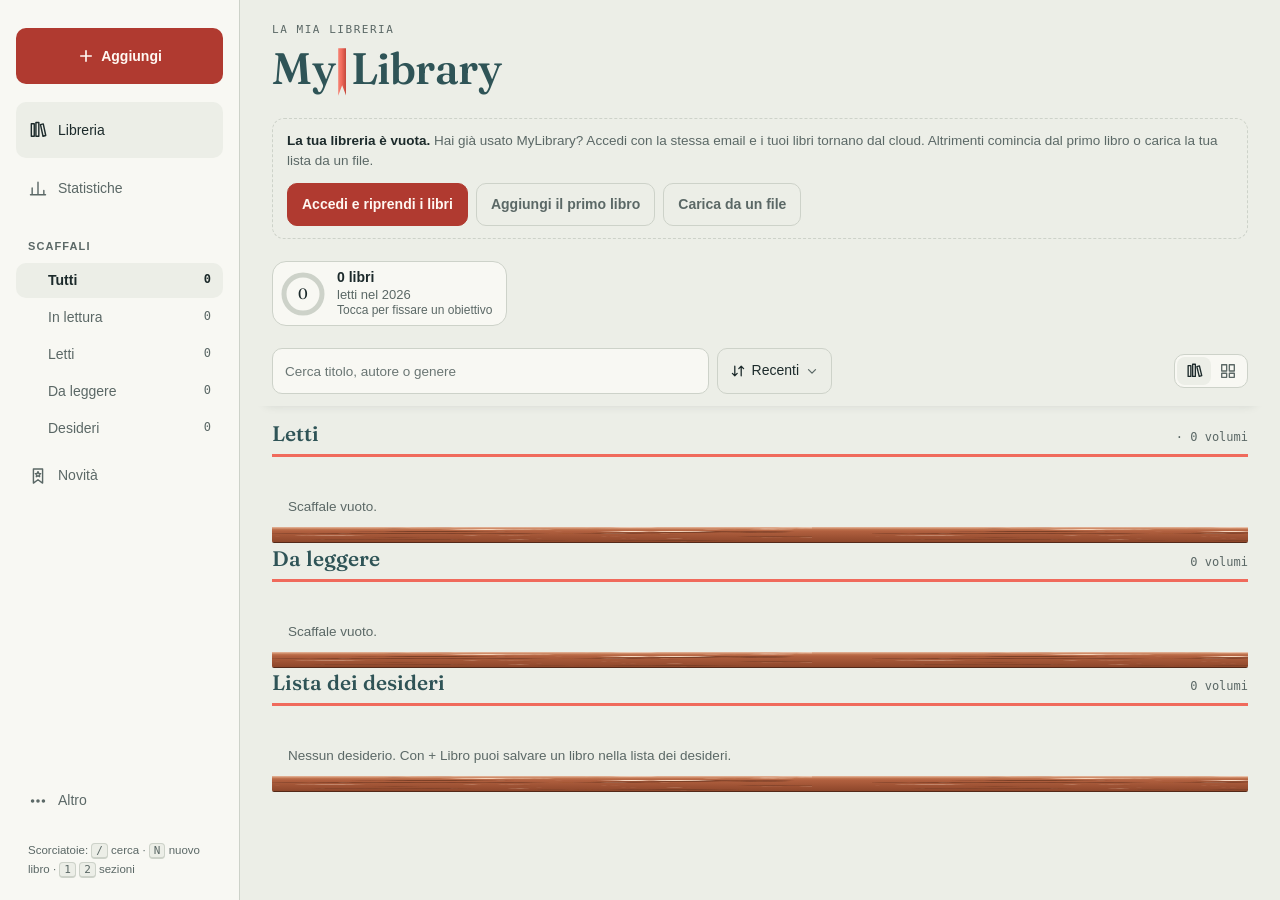
<file: index.html>
<!doctype html>
<html lang="it">
<head>
<meta charset="utf-8">
<meta name="viewport" content="width=device-width, initial-scale=1, viewport-fit=cover">
<title>MyLibrary</title>
<meta name="description" content="La mia libreria personale: libri letti, in lettura e da leggere.">
<link rel="manifest" href="manifest.webmanifest">
<link rel="icon" href="icon-192.png" type="image/png">
<link rel="apple-touch-icon" href="apple-touch-icon.png">
<meta name="apple-mobile-web-app-capable" content="yes">
<meta name="mobile-web-app-capable" content="yes">
<meta name="apple-mobile-web-app-title" content="MyLibrary">
<meta name="apple-mobile-web-app-status-bar-style" content="default">
<meta name="theme-color" content="#ECEEE7" media="(prefers-color-scheme: light)">
<meta name="theme-color" content="#131919" media="(prefers-color-scheme: dark)">
<link rel="preconnect" href="https://fonts.googleapis.com">
<link rel="preconnect" href="https://fonts.gstatic.com" crossorigin>
<link rel="stylesheet" href="https://fonts.googleapis.com/css2?family=Fraunces:opsz,wght@9..144,400..600&display=swap">
<link rel="stylesheet" href="style.css">
</head>
<body>
<div class="wrap">
  <header class="top">
    <div class="exlibris">La mia libreria</div>
    <button class="sync-stato" id="sync-stato" type="button" hidden></button>
    <h1>My<span class="rib" aria-hidden="true"></span>Library</h1>
  </header>
  <div id="notice"></div>
  <div class="enrich" id="enrich" role="status" hidden></div>
  <section class="hero" id="hero" aria-label="Libri in lettura" hidden></section>
  <div class="sumrow">
    <div class="tally" id="tally"></div>
    <div class="viewsw viewsw-m" role="radiogroup" aria-label="Vista">
        <button type="button" role="radio" data-mode="dorsi" aria-checked="true" aria-label="Dorsi sullo scaffale" title="Dorsi"><svg viewBox="0 0 20 20" width="18" height="18" aria-hidden="true"><path d="M3.5 4h3v12h-3zM8.5 2.5h3V16h-3zM13.2 5.2l2.8-.8 2.6 10.8-2.8.8z" fill="none" stroke="currentColor" stroke-width="1.5" stroke-linejoin="round"/></svg></button>
        <button type="button" role="radio" data-mode="copertine" aria-checked="false" aria-label="Copertine" title="Copertine"><svg viewBox="0 0 20 20" width="18" height="18" aria-hidden="true"><path d="M3 3h5.5v7H3zM11.5 3H17v7h-5.5zM3 12.5h5.5V17H3zM11.5 12.5H17V17h-5.5z" fill="none" stroke="currentColor" stroke-width="1.5" stroke-linejoin="round"/></svg></button>
    </div>
  </div>
  <div class="toolbar" id="toolbar">
    <div class="search" id="searchbar">
      <input id="q" type="search" placeholder="Cerca titolo, autore o genere" aria-label="Cerca nella libreria" autocomplete="off">
      <div class="dd" id="sort-dd">
        <button class="dd-btn" id="sort-btn" type="button" aria-haspopup="listbox" aria-expanded="false" aria-label="Ordina">
          <svg viewBox="0 0 20 20" width="16" height="16" aria-hidden="true"><path d="M6 4v12M6 16l-3-3M6 16l3-3M14 16V4M14 4l-3 3M14 4l3 3" fill="none" stroke="currentColor" stroke-width="1.6" stroke-linecap="round" stroke-linejoin="round"/></svg>
          <span id="sort-label">Recenti</span>
          <svg class="chev" viewBox="0 0 20 20" width="14" height="14" aria-hidden="true"><path d="M5 8l5 5 5-5" fill="none" stroke="currentColor" stroke-width="1.8" stroke-linecap="round" stroke-linejoin="round"/></svg>
        </button>
        <div class="dd-menu" id="sort-menu" role="listbox" aria-label="Ordina per" hidden>
          <button type="button" role="option" data-v="recenti" aria-selected="true">Recenti</button>
          <button type="button" role="option" data-v="daleggere" data-short="Da leggere" aria-selected="false">Da leggere prima</button>
          <button type="button" role="option" data-v="autore" aria-selected="false">Autore</button>
          <button type="button" role="option" data-v="titolo" aria-selected="false">Titolo</button>
          <button type="button" role="option" data-v="voto" aria-selected="false">Voto</button>
        </div>
      </div>
    </div>
    <div class="filters">
      <div class="pills" id="pills" role="radiogroup" aria-label="Mostra"></div>
      <button class="cerca-apri" id="cerca-apri" type="button" aria-label="Cerca e ordina" aria-expanded="false" aria-controls="searchbar"><svg viewBox="0 0 20 20" width="18" height="18" aria-hidden="true"><circle cx="8.5" cy="8.5" r="5" fill="none" stroke="currentColor" stroke-width="1.7"/><path d="M12.3 12.3 17 17" fill="none" stroke="currentColor" stroke-width="1.7" stroke-linecap="round"/></svg></button>
      <div class="viewsw" role="radiogroup" aria-label="Vista">
        <button type="button" role="radio" data-mode="dorsi" aria-checked="true" aria-label="Dorsi sullo scaffale" title="Dorsi"><svg viewBox="0 0 20 20" width="18" height="18" aria-hidden="true"><path d="M3.5 4h3v12h-3zM8.5 2.5h3V16h-3zM13.2 5.2l2.8-.8 2.6 10.8-2.8.8z" fill="none" stroke="currentColor" stroke-width="1.5" stroke-linejoin="round"/></svg></button>
        <button type="button" role="radio" data-mode="copertine" aria-checked="false" aria-label="Copertine" title="Copertine"><svg viewBox="0 0 20 20" width="18" height="18" aria-hidden="true"><path d="M3 3h5.5v7H3zM11.5 3H17v7h-5.5zM3 12.5h5.5V17H3zM11.5 12.5H17V17h-5.5z" fill="none" stroke="currentColor" stroke-width="1.5" stroke-linejoin="round"/></svg></button>
      </div>
    </div>
  </div>
  <main id="main"></main>
</div>

<nav class="dock" id="dock" aria-label="Sezioni">
  <button class="tab" type="button" data-view="libreria" aria-current="page"><svg viewBox="0 0 24 24" aria-hidden="true"><path d="M4 4.5h3.5v15H4zM9.5 3h3.5v16.5H9.5zM15 5.6l3.3-.9 3 13.9-3.3.9z"/></svg><span>Libreria</span><em class="n" id="n-all"></em></button>
  <div class="shelves" id="side-shelves"></div>
  <button class="tab" type="button" data-view="novita" aria-current="false"><svg viewBox="0 0 24 24" aria-hidden="true"><path d="M6.5 3.5h11v17l-5.5-4-5.5 4z"/><path d="M12 6.8l1 2 2.2.3-1.6 1.5.4 2.2-2-1-2 1 .4-2.2-1.6-1.5 2.2-.3z"/></svg><span>Novità</span><i class="dot" id="nov-dot" hidden></i></button>
  <button class="tab add" type="button" data-act="add" aria-label="Aggiungi un libro (tieni premuto per l'ISBN)"><i class="ico"><svg viewBox="0 0 24 24" aria-hidden="true"><path d="M12 5v14M5 12h14"/></svg></i><span>Aggiungi</span></button>
  <button class="tab" type="button" data-view="stats" aria-current="false"><svg viewBox="0 0 24 24" aria-hidden="true"><path d="M5 20v-8M12 20V5M19 20v-5M3 20h18"/></svg><span>Statistiche</span></button>
  <button class="tab more" type="button" data-act="more"><svg viewBox="0 0 24 24" aria-hidden="true"><circle cx="5.5" cy="12" r="1.3"/><circle cx="12" cy="12" r="1.3"/><circle cx="18.5" cy="12" r="1.3"/></svg><span>Altro</span><i class="dot" id="archive-dot" hidden></i></button>
  <p class="kbd">Scorciatoie: <kbd>/</kbd> cerca · <kbd>N</kbd> nuovo libro · <kbd>1</kbd> <kbd>2</kbd> sezioni</p>
</nav>
<div id="layer"></div>
<script src="app.js"></script>
</body>
</html>
</file>
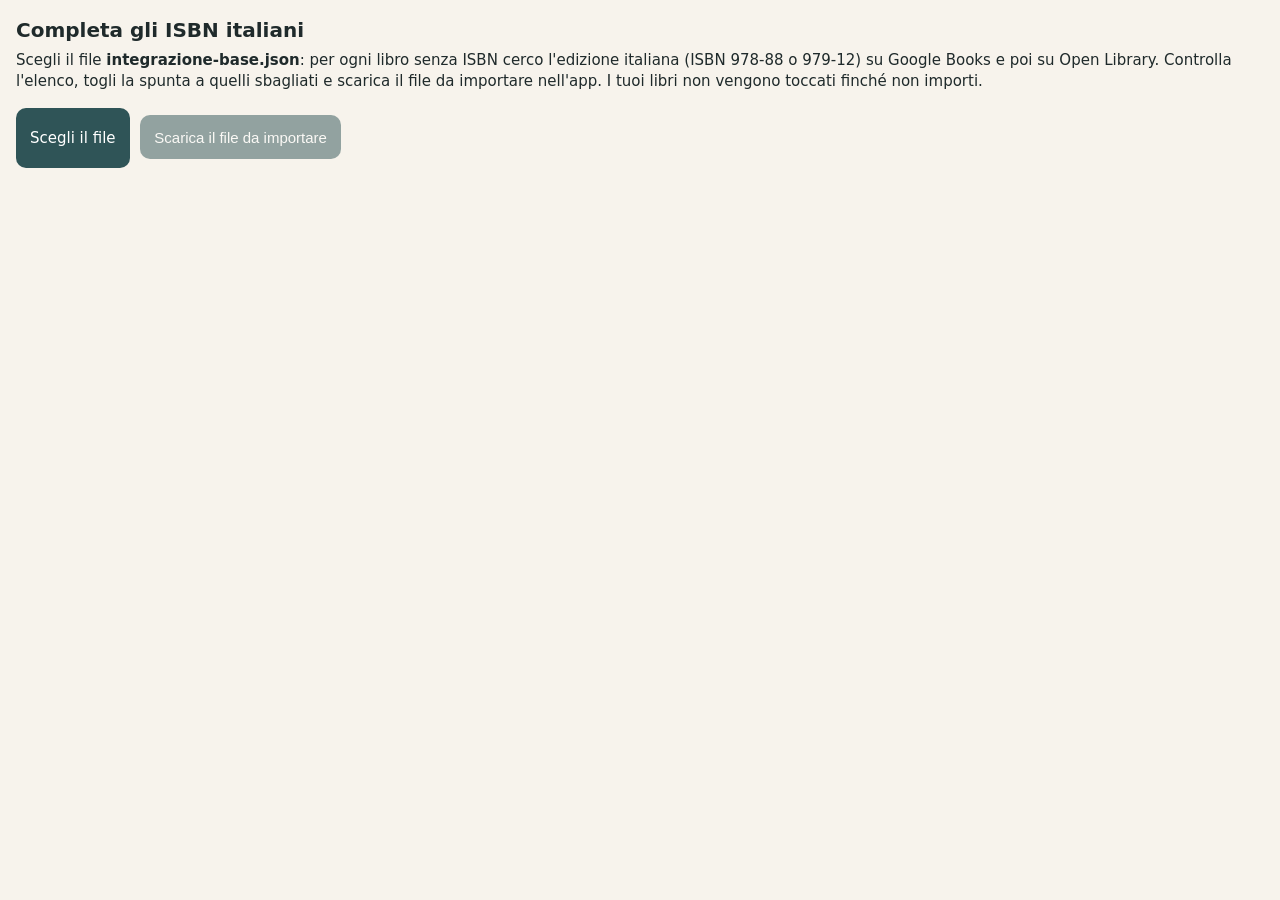
<file: completa-isbn.html>
<!doctype html>
<html lang="it">
<head>
<meta charset="utf-8">
<meta name="viewport" content="width=device-width, initial-scale=1">
<title>Completa ISBN</title>
<style>
  :root { color-scheme: light dark; --a: #B03A30; }
  body { margin: 0; padding: 16px; font: 15px/1.4 -apple-system, system-ui, sans-serif; background: #F7F3EC; color: #1f2a2b; }
  @media (prefers-color-scheme: dark) { :root { --a: #F06A5C; } body { background: #151b1c; color: #eee; } }
  h1 { font-size: 20px; margin: 0 0 4px; }
  p { margin: 6px 0 12px; }
  button, label.btn { display: inline-flex; align-items: center; min-height: 44px; padding: 8px 14px; border-radius: 10px; border: 0; background: #2F5457; color: #fff; font-size: 15px; margin: 4px 6px 4px 0; }
  button:disabled { opacity: .5; }
  #out { margin-top: 12px; }
  .row { display: grid; grid-template-columns: 30px 1fr; gap: 6px 10px; padding: 10px 0; border-bottom: 1px solid rgba(127,127,127,.25); }
  .row input { width: 22px; height: 22px; margin: 2px 0 0; }
  .row b { display: block; } .row small { display: block; opacity: .75; }
  .no { opacity: .6; }
  .st { font-size: 14px; color: var(--a); min-height: 1.4em; }
</style>
</head>
<body>
<h1>Completa gli ISBN italiani</h1>
<p>Scegli il file <b>integrazione-base.json</b>: per ogni libro senza ISBN cerco l'edizione italiana (ISBN 978-88 o 979-12) su Google Books e poi su Open Library. Controlla l'elenco, togli la spunta a quelli sbagliati e scarica il file da importare nell'app. I tuoi libri non vengono toccati finché non importi.</p>
<label class="btn" for="f">Scegli il file</label><input type="file" id="f" accept=".json,application/json" hidden>
<button id="dl" disabled>Scarica il file da importare</button>
<div class="st" id="st" aria-live="polite"></div>
<div id="out"></div>
<script>
(function () {
  const KEY = "AIzaSyDsTZ7a1APohAMSTQ_eUuVOKKwoe7ozeLE"; // la stessa chiave dell'app, valida solo da questo sito
  const $ = s => document.querySelector(s), st = $("#st"), out = $("#out");
  const esc = s => String(s == null ? "" : s).replace(/[&<>"']/g, c => ({ "&": "&amp;", "<": "&lt;", ">": "&gt;", '"': "&quot;", "'": "&#39;" }[c]));
  const norm = s => String(s || "").normalize("NFD").replace(/[̀-ͯ]/g, "").toLowerCase().replace(/[^a-z0-9]+/g, " ").trim();
  const core = t => norm(String(t || "").split(/:| - |\. /)[0]).replace(/^(il|lo|la|i|gli|le|l|un|uno|una|the|a|an) /, "");
  const sameT = (a, b) => { const x = core(a), y = core(b); if (!x || !y) return false; if (x === y) return true; const [s, l] = x.length < y.length ? [x, y] : [y, x]; return s.length >= 6 && l.startsWith(s); };
  const surname = a => norm(String(a || "").split(",")[0]).split(" ").pop();
  const itIsbn = i => /^(97888|97912)\d{8}$/.test(i) ? i : /^88\d{7}[\dX]$/.test(i) ? to13(i) : "";
  const to13 = i => { const c = "978" + i.slice(0, 9), s = [...c].reduce((t, d, k) => t + Number(d) * (k % 2 ? 3 : 1), 0); return c + ((10 - s % 10) % 10); };
  const sleep = ms => new Promise(r => setTimeout(r, ms));
  const getJSON = async url => { const c = new AbortController(), t = setTimeout(() => c.abort(), 20000); try { const r = await fetch(url, { signal: c.signal }); if (!r.ok) throw new Error("HTTP " + r.status); return await r.json(); } finally { clearTimeout(t); } };
  async function google(b) {
    const q = `intitle:${core(b.title)} inauthor:${surname(b.author)}`;
    for (const lang of ["&langRestrict=it", ""]) {
      const j = await getJSON(`https://www.googleapis.com/books/v1/volumes?key=${KEY}&printType=books&maxResults=20${lang}&q=${encodeURIComponent(q)}`);
      for (const it of j.items || []) {
        const v = it.volumeInfo || {}, ids = v.industryIdentifiers || [];
        const isbn = ids.map(x => itIsbn(String(x.identifier || "").replace(/[^\dX]/g, ""))).find(Boolean);
        if (isbn && sameT(v.title, b.title) && (v.authors || []).some(a => norm(a).includes(surname(b.author)))) return { isbn, found: `${v.title}${v.publisher ? " · " + v.publisher : ""}${v.publishedDate ? " · " + v.publishedDate.slice(0, 4) : ""}`, src: "Google Books" };
      }
      await sleep(300);
    }
    return null;
  }
  async function openlib(b) {
    const j = await getJSON(`https://openlibrary.org/search.json?limit=5&fields=title,author_name,isbn&title=${encodeURIComponent(core(b.title))}&author=${encodeURIComponent(surname(b.author))}`);
    for (const d of j.docs || []) {
      if (!(d.author_name || []).some(a => norm(a).includes(surname(b.author)))) continue;
      const isbn = (d.isbn || []).map(i => itIsbn(String(i).replace(/[^\dX]/g, ""))).find(Boolean);
      if (isbn) return { isbn, found: d.title, src: "Open Library (controlla)" };
    }
    return null;
  }
  let data = null, found = [];
  $("#f").onchange = async e => {
    const f = e.target.files[0]; if (!f) return;
    try { data = JSON.parse(await f.text()); } catch { st.textContent = "Il file non è un JSON valido."; return; }
    const todo = (data.books || []).filter(b => !b.isbn && b.title);
    out.innerHTML = ""; found = []; $("#dl").disabled = true;
    for (let i = 0; i < todo.length; i++) {
      const b = todo[i]; st.textContent = `Cerco ${i + 1} di ${todo.length}: ${b.title}`;
      let r = null, err = "";
      try { r = await google(b); } catch (x) { err = "Google: " + x.message; }
      if (!r) { try { r = await openlib(b); } catch (x) { err += (err ? " · " : "") + "Open Library: " + x.message; } }
      const row = document.createElement("div"); row.className = "row" + (r ? "" : " no");
      row.innerHTML = r ? `<input type="checkbox" checked data-i="${found.length}" aria-label="Usa ${esc(r.isbn)} per ${esc(b.title)}"><div><b>${esc(b.title)} — ${esc(b.author || "")}</b><small>${esc(r.isbn)} · ${esc(r.src)}</small><small>trovato: ${esc(r.found)}</small></div>`
        : `<span></span><div><b>${esc(b.title)} — ${esc(b.author || "")}</b><small>nessuna edizione italiana trovata${err ? " (" + esc(err) + ")" : ""}</small></div>`;
      if (r) found.push({ b, isbn: r.isbn });
      out.append(row); await sleep(400);
    }
    st.textContent = `Fatto: ISBN italiano trovato per ${found.length} libri su ${todo.length}. Controlla e scarica.`;
    $("#dl").disabled = !found.length;
  };
  $("#dl").onclick = async () => {
    const use = new Set([...out.querySelectorAll("input[data-i]")].filter(x => x.checked).map(x => Number(x.dataset.i)));
    found.forEach((x, i) => { if (use.has(i)) x.b.isbn = x.isbn; else delete x.b.isbn; });
    const name = "integrazione-con-isbn.json", file = new File([JSON.stringify(data, null, 2)], name, { type: "application/json" });
    try { if (navigator.canShare && navigator.canShare({ files: [file] })) { await navigator.share({ files: [file], title: name }); return; } } catch (e) { if (e && e.name === "AbortError") return; }
    const a = document.createElement("a"); a.href = URL.createObjectURL(file); a.download = name; document.body.append(a); a.click(); a.remove();
  };
})();
</script>
</body>
</html>
</file>
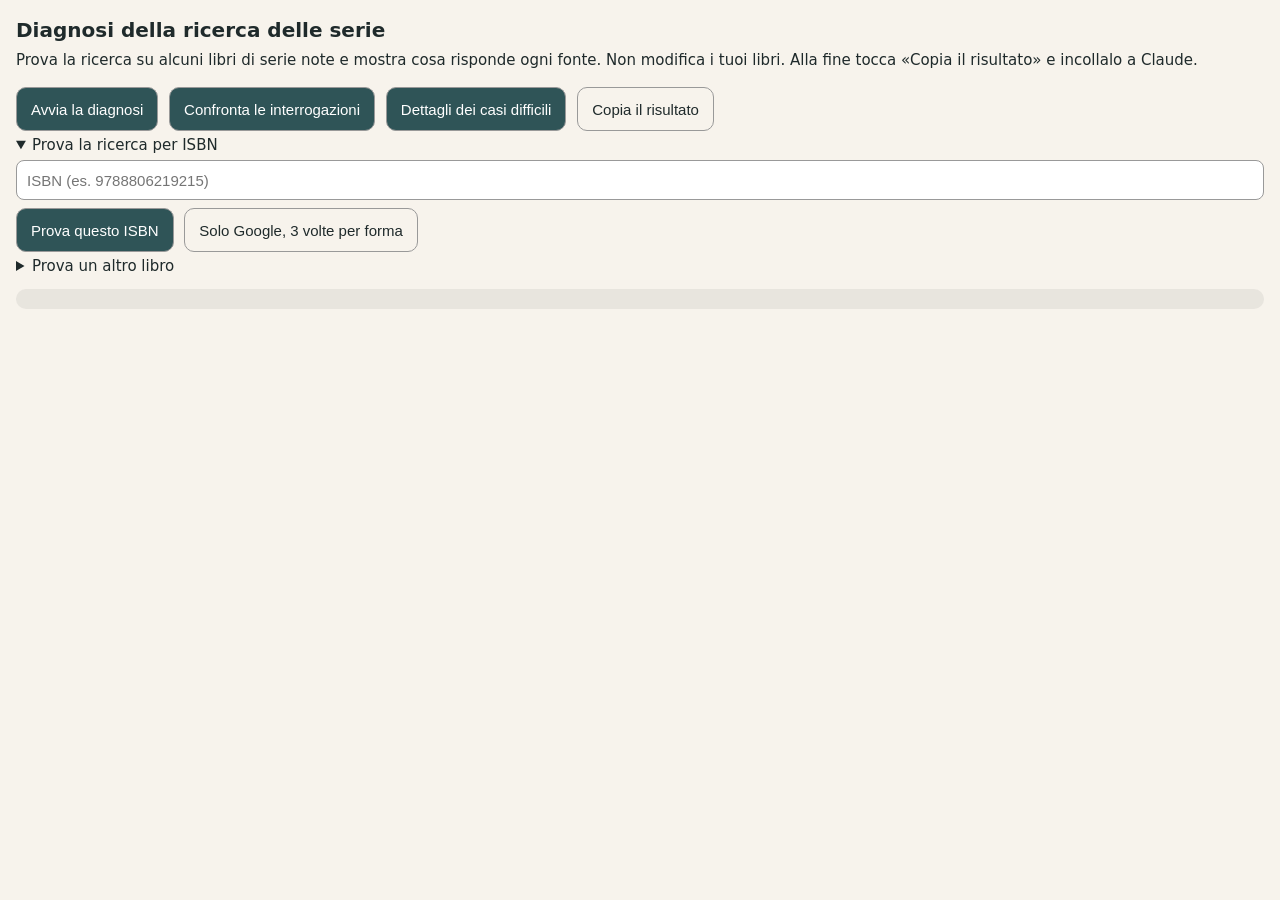
<file: diagnosi-serie.html>
<!doctype html>
<html lang="it">
<head>
<meta charset="utf-8">
<meta name="viewport" content="width=device-width, initial-scale=1">
<title>Diagnosi serie</title>
<style>
  :root { color-scheme: light dark; }
  body { margin: 0; padding: 16px; font: 15px/1.4 -apple-system, system-ui, sans-serif; background: #F7F3EC; color: #1f2a2b; }
  @media (prefers-color-scheme: dark) { body { background: #151b1c; color: #eee; } input { background: #222; color: #eee; } }
  h1 { font-size: 20px; margin: 0 0 4px; }
  p { margin: 6px 0 12px; }
  button { min-height: 44px; padding: 8px 14px; border-radius: 10px; border: 1px solid #999; background: #2F5457; color: #fff; font-size: 15px; margin: 4px 6px 4px 0; }
  button.alt { background: transparent; color: inherit; }
  input { min-height: 40px; width: 100%; box-sizing: border-box; margin: 4px 0; padding: 6px 10px; border-radius: 8px; border: 1px solid #999; font-size: 15px; }
  pre { white-space: pre-wrap; word-break: break-word; font: 12px/1.45 ui-monospace, Menlo, monospace; background: rgba(127,127,127,.12); padding: 10px; border-radius: 10px; }
  iframe { width: 1px; height: 1px; border: 0; position: absolute; left: -10px; }
</style>
</head>
<body>
<h1>Diagnosi della ricerca delle serie</h1>
<p>Prova la ricerca su alcuni libri di serie note e mostra cosa risponde ogni fonte. Non modifica i tuoi libri. Alla fine tocca «Copia il risultato» e incollalo a Claude.</p>
<button id="go" disabled>Avvio…</button>
<button id="var">Confronta le interrogazioni</button>
<button id="det">Dettagli dei casi difficili</button>
<button id="copy" class="alt">Copia il risultato</button>
<details open><summary>Prova la ricerca per ISBN</summary>
  <input id="isbn" placeholder="ISBN (es. 9788806219215)" inputmode="numeric"><button id="isbn-go">Prova questo ISBN</button>
  <button id="isbn-g" class="alt">Solo Google, 3 volte per forma</button>
</details>
<details><summary>Prova un altro libro</summary>
  <input id="t" placeholder="Titolo"><input id="a" placeholder="Autore"><input id="i" placeholder="ISBN (facoltativo)">
  <button id="one" class="alt">Prova questo libro</button>
</details>
<pre id="out"></pre>
<iframe id="app" src="index.html"></iframe>
<script>
(function () {
  const out = document.getElementById("out"), go = document.getElementById("go");
  const log = s => { out.textContent += s + "\n"; };
  const BOOKS = [
    { title: "Un covo di bastardi", author: "Mick Herron" },
    { title: "Leoni morti", author: "Mick Herron" },
    { title: "La forma dell'acqua", author: "Andrea Camilleri" },
    { title: "Uomini che odiano le donne", author: "Stieg Larsson" },
    { title: "Harry Potter e la pietra filosofale", author: "J.K. Rowling" },
    { title: "Il trono di spade", author: "George R.R. Martin" }
  ];
  const kind = u => /query\.wikidata/.test(u) ? (/P212/.test(u) ? "Wikidata ISBN" : /P50/.test(u) ? "Wikidata opere dell'autore" : "Wikidata") : /wbsearchentities/.test(u) ? "Wikidata cerca autore" : /openlibrary/.test(u) ? "Open Library" : /googleapis/.test(u) ? "Google" : u.slice(0, 60);
  let S = null, cur = "";
  const frame = document.getElementById("app");
  frame.onload = () => {
    const w = frame.contentWindow, real = w.fetch.bind(w);
    w.fetch = async (url, opts) => {
      const u = String(url), t0 = Date.now(), k = kind(decodeURIComponent(u));
      try {
        const r = await real(url, opts), ms = Date.now() - t0;
        let info = "";
        try {
          const j = await r.clone().json();
          if (j.results && j.results.bindings) {
            const b = j.results.bindings;
            const key = cur.toLowerCase().replace(/^((il|lo|la|i|gli|le|un|uno|una)\s+|l'|un')/, "").slice(0, 6);
            const sim = b.filter(x => x.names && x.names.value.toLowerCase().includes(key));
            info = b.length + " righe" + (sim.length ? `; simili a «${key}»: ` + sim.slice(0, 3).map(x => [x.s, x.n, x.names].map(v => v && v.value ? String(v.value).slice(0, 80) : "").filter(Boolean).join(" / ")).join(" | ") : `; nessuna simile a «${key}»`) + (b.length ? " — prime: " + b.slice(0, 2).map(x => [x.s, x.n, x.names].map(v => v && v.value ? String(v.value).slice(0, 60) : "").filter(Boolean).join(" / ")).join(" | ") : "");
          } else if (j.search) info = j.search.length + " candidati: " + j.search.slice(0, 3).map(x => x.id + " " + (x.label || "") + (x.description ? " (" + x.description.slice(0, 30) + ")" : "")).join("; ");
          else if (j.title) info = "titolo: " + j.title;
          else if ("totalItems" in j) info = (j.items || []).length + " risultati (" + (j.items || []).slice(0, 3).map(x => x.volumeInfo && x.volumeInfo.title + " · " + ((x.volumeInfo.industryIdentifiers || [])[0] || {}).identifier).join(" | ") + ")";
          else if (j.docs) info = j.docs.length + " risultati" + (j.docs.length ? " (" + j.docs.slice(0, 3).map(d => d.title).join(" | ") + ")" : "");
          else if (j.error) info = "errore: " + JSON.stringify(j.error).slice(0, 160);
        } catch { info = "(risposta non JSON)"; }
        const gq = k === "Google" ? " [" + (new URL(u).searchParams.get("q") || "") + "]" : "";
        log(`   · ${k}${gq}: ${r.status} in ${ms} ms — ${info}`);
        return r;
      } catch (e) { log(`   · ${k}: ERRORE ${e && e.name || e} dopo ${Date.now() - t0} ms`); throw e; }
    };
    const wait = () => { S = w.libreriaSeries; if (S && S.findSeries) { go.disabled = false; go.textContent = "Avvia la diagnosi"; } else setTimeout(wait, 300); };
    wait();
  };
  async function test(b) {
    cur = b.title; log(`\n▶ ${b.title} — ${b.author}${b.isbn ? " — ISBN " + b.isbn : ""}`);
    try {
      const r = await S.findSeries(b, new Map());
      log(r ? `  = serie «${r.series || "?"}» n. ${r.no || "?"}${r.next ? ", seguito «" + r.next + "»" : ""}` : "  = nessuna serie");
    } catch (e) { log("  = errore " + (e && e.code || e)); }
  }
  go.onclick = async () => {
    go.disabled = true; out.textContent = `Diagnosi del ${new Date().toLocaleString("it-IT")} · ${navigator.userAgent.slice(0, 80)}\n`;
    for (const b of BOOKS) await test(b);
    log("\nFine."); go.disabled = false;
  };
  document.getElementById("one").onclick = async () => {
    const b = { title: document.getElementById("t").value.trim(), author: document.getElementById("a").value.trim(), isbn: document.getElementById("i").value.replace(/[^\dXx]/g, "") || undefined };
    if (S && b.title) await test(b);
  };
  // Tre modi di chiedere a Wikidata le opere in serie di un autore: tempi e righe.
  const LANGS = '"it","en","mul","fr","de","es","pt","nl","sv","da","nb","fi","pl","cs"';
  const sparql = async q => {
    const c = new AbortController(), t = setTimeout(() => c.abort(), 30000), t0 = Date.now();
    try {
      const r = await fetch("https://query.wikidata.org/sparql?format=json&query=" + encodeURIComponent(q), { headers: { Accept: "application/sparql-results+json" }, signal: c.signal });
      const ms = Date.now() - t0; if (!r.ok) return { ms, err: "HTTP " + r.status };
      const j = await r.json(); return { ms, rows: j.results.bindings };
    } catch (e) { return { ms: Date.now() - t0, err: e.name }; } finally { clearTimeout(t); }
  };
  const ser = `?work p:P179 ?st. ?st a wikibase:BestRank; ps:P179 ?ser.
OPTIONAL { ?st pq:P1545 ?n1 } OPTIONAL { ?work wdt:P1545 ?n2 } BIND(COALESCE(?n1, ?n2) AS ?no)
OPTIONAL { ?st pq:P156 ?x1 } OPTIONAL { ?work wdt:P156 ?x2 } BIND(COALESCE(?x1, ?x2) AS ?nx)
OPTIONAL { ?nx rdfs:label ?ni FILTER(LANG(?ni) = "it") }
OPTIONAL { ?ser rdfs:label ?si FILTER(LANG(?si) = "it") } OPTIONAL { ?ser rdfs:label ?se FILTER(LANG(?se) = "en") } OPTIONAL { ?ser rdfs:label ?sm FILTER(LANG(?sm) = "mul") } BIND(COALESCE(?si, ?se, ?sm) AS ?sl)`;
  const qA = q => `SELECT ?work ?st (GROUP_CONCAT(DISTINCT ?nm; separator="|") AS ?names) (SAMPLE(?sl) AS ?s) (SAMPLE(?no) AS ?n) (SAMPLE(?ni) AS ?it) WHERE {
VALUES ?a { wd:${q} } ?work wdt:P50 ?a. FILTER NOT EXISTS { ?work wdt:P629 [] } ${ser}
OPTIONAL { ?work rdfs:label|skos:altLabel ?nm FILTER(LANG(?nm) IN (${LANGS})) }
} GROUP BY ?work ?st LIMIT 500`;
  const qB = q => `SELECT ?work ?st (GROUP_CONCAT(DISTINCT ?nm; separator="|") AS ?names) (SAMPLE(?sl) AS ?s) (SAMPLE(?no) AS ?n) (SAMPLE(?ni) AS ?it) WHERE {
{ SELECT DISTINCT ?work WHERE { VALUES ?a { wd:${q} } ?work wdt:P50 ?a; wdt:P179 ?any. FILTER NOT EXISTS { ?work wdt:P629 ?e0 } } }
${ser}
OPTIONAL { { ?work rdfs:label ?nm } UNION { ?work skos:altLabel ?nm } FILTER(LANG(?nm) IN (${LANGS})) }
} GROUP BY ?work ?st LIMIT 500`;
  const qC1 = q => `SELECT ?work ?st ?ser ?no ?nx WHERE { hint:Query hint:optimizer "None".
VALUES ?a { wd:${q} } ?work wdt:P50 ?a. ?work p:P179 ?st. ?st ps:P179 ?ser.
OPTIONAL { ?st pq:P1545 ?no } OPTIONAL { ?st pq:P156 ?nx } FILTER NOT EXISTS { ?work wdt:P629 ?e0 } } LIMIT 500`;
  const qC2 = ids => `SELECT ?x ?nm WHERE { VALUES ?x { ${ids.join(" ")} } { ?x rdfs:label ?nm } UNION { ?x skos:altLabel ?nm } FILTER(LANG(?nm) IN (${LANGS})) }`;
  const short = rows => rows.slice(0, 2).map(r => Object.values(r).map(v => String(v.value).replace("http://www.wikidata.org/entity/", "").slice(0, 40)).join(" / ")).join(" | ");
  document.getElementById("var").onclick = async () => {
    out.textContent = `Confronto del ${new Date().toLocaleString("it-IT")}\n`;
    for (const [nome, q] of [["Mick Herron", "Q24929761"], ["J. K. Rowling", "Q34660"], ["George R. R. Martin", "Q181677"], ["Stieg Larsson", "Q186317"]]) {
      log(`\n▶ ${nome}`);
      for (const [k, f] of [["A (attuale)", qA], ["B (prima le opere)", qB]]) {
        const r = await sparql(f(q)); log(`   · ${k}: ${r.err ? "ERRORE " + r.err : r.rows.length + " righe"} in ${r.ms} ms${r.rows ? " — " + short(r.rows) : ""}`);
      }
      const c1 = await sparql(qC1(q));
      if (c1.err) { log(`   · C1 (solo serie): ERRORE ${c1.err} in ${c1.ms} ms`); continue; }
      const ids = [...new Set(c1.rows.flatMap(r => ["work", "ser", "nx"].map(k => r[k] && r[k].value)).filter(Boolean))].map(u => "wd:" + u.split("/").pop());
      log(`   · C1 (solo serie): ${c1.rows.length} righe in ${c1.ms} ms — ${short(c1.rows)}`);
      if (ids.length) { const c2 = await sparql(qC2(ids)); log(`   · C2 (titoli): ${c2.err ? "ERRORE " + c2.err : c2.rows.length + " righe"} in ${c2.ms} ms`); }
    }
    const t0 = Date.now();
    try {
      const r = await fetch("https://www.wikidata.org/w/api.php?action=wbsearchentities&format=json&language=it&uselang=it&type=item&limit=7&origin=*&search=" + encodeURIComponent("Andrea Camilleri"));
      log(`\n▶ Cerca «Andrea Camilleri»: ${r.status} in ${Date.now() - t0} ms — ${(await r.text()).slice(0, 400)}`);
    } catch (e) { log(`\n▶ Cerca «Andrea Camilleri»: ERRORE ${e.name}`); }
    log("\nFine.");
  };
  // Dettagli: risposta grezza della ricerca autore, opere che combaciano col titolo, titolo originale da Open Library.
  const getText = async url => { const c = new AbortController(), t = setTimeout(() => c.abort(), 20000), t0 = Date.now();
    try { const r = await fetch(url, { signal: c.signal }); return { ms: Date.now() - t0, status: r.status, text: await r.text() }; } catch (e) { return { ms: Date.now() - t0, err: e.name }; } finally { clearTimeout(t); } };
  async function dettagli(title, author) {
    log(`\n▶ ${title} — ${author}`);
    for (let i = 1; i <= 2; i++) {
      const r = await getText("https://www.wikidata.org/w/api.php?action=wbsearchentities&format=json&language=it&uselang=it&type=item&limit=7&origin=*&search=" + encodeURIComponent(author));
      let ids = [];
      try { ids = (JSON.parse(r.text).search || []).map(x => x.id); } catch {}
      log(`   · cerca autore (tentativo ${i}): ${r.err || r.status} in ${r.ms} ms — ${ids.length ? ids.slice(0, 3).join(" ") : "senza candidati: " + String(r.text || "").slice(0, 300)}`);
      if (ids.length) {
        const c1 = await sparql(qC1(ids[0]));
        if (c1.err) { log("   · opere: ERRORE " + c1.err); break; }
        const items = [...new Set(c1.rows.flatMap(x => ["work", "ser"].map(k => x[k] && x[k].value)).filter(Boolean))].map(u => "wd:" + u.split("/").pop());
        const c2 = items.length ? await sparql(qC2(items).replace("SELECT ?x ?nm", "SELECT ?x ?nm (LANG(?nm) AS ?lg)")) : { rows: [] };
        const names = {}; (c2.rows || []).forEach(x => { const k = x.x.value.split("/").pop(); (names[k] = names[k] || []).push(x.nm.value + "@" + (x.lg ? x.lg.value : "")); });
        const id = u => u.split("/").pop(), sm = S.sameTitle;
        const hit = c1.rows.filter(x => (names[id(x.work.value)] || []).some(n => sm(n.replace(/@\w*$/, ""), title)));
        const near = c1.rows.filter(x => !hit.includes(x) && (names[id(x.work.value)] || []).some(n => n.toLowerCase().includes(title.toLowerCase().split(" ").filter(w => w.length > 3)[0] || "§")));
        const show = x => { const w = id(x.work.value), sr = id(x.ser.value); const nm = (names[w] || []).filter(n => /@(it|en)$/.test(n)).slice(0, 4).join(" · "); const sl = (names[sr] || []).filter(n => /@(it|en|mul)$/.test(n)).slice(0, 2).join(" · "); return `${w} [${nm}] serie ${sr} [${sl}] n.${x.no ? x.no.value : "?"}`; };
        log(`   · opere che combaciano col titolo: ${hit.length}${hit.length ? "\n       " + hit.slice(0, 6).map(show).join("\n       ") : ""}`);
        if (near.length) log(`   · opere simili: ${near.length}\n       ` + near.slice(0, 4).map(show).join("\n       "));
        break;
      }
      await new Promise(x => setTimeout(x, 1500));
    }
    for (const u of ["title=" + encodeURIComponent(title) + "&author=" + encodeURIComponent(author), "q=" + encodeURIComponent(title + " " + author)]) {
      const r = await getText("https://openlibrary.org/search.json?limit=5&fields=title,author_name,language&" + u);
      let docs = []; try { docs = JSON.parse(r.text).docs || []; } catch {}
      log(`   · Open Library ${u.split("=")[0]}: ${r.err || r.status} in ${r.ms} ms — ${docs.length ? docs.map(d => d.title + " (" + (d.author_name || []).slice(0, 1).join("") + ")").join(" | ") : "nessun risultato"}`);
    }
  }
  document.getElementById("det").onclick = async () => {
    if (!S) return;
    out.textContent = `Dettagli del ${new Date().toLocaleString("it-IT")}\n`;
    for (const [t, a] of [["Leoni morti", "Mick Herron"], ["Un covo di bastardi", "Mick Herron"], ["Harry Potter e la pietra filosofale", "J.K. Rowling"], ["Il trono di spade", "George R.R. Martin"], ["Le tigri sono in giro", "Mick Herron"]]) await dettagli(t, a);
    log("\nFine.");
  };
  // Prova ISBN: la stessa ricerca di «Nuovo libro», con ogni richiesta registrata; Apple (JSONP) si vede dai risultati.
  document.getElementById("isbn-go").onclick = async () => {
    const w = frame.contentWindow, q = document.getElementById("isbn").value.trim();
    if (!q || !w.libreriaSearch) { log(w.libreriaSearch ? "Scrivi un ISBN." : "La pagina dell'app non è ancora pronta: riprova tra un attimo."); return; }
    log(`\n▶ ISBN ${q}`);
    try {
      const rs = await w.libreriaSearch.search(q);
      log(`  = ${rs.length} risultati${rs.errors && rs.errors.length ? " · errori: " + rs.errors.join(", ") : ""}`);
      rs.slice(0, 8).forEach(r => log(`    · ${r.title} — ${r.author || "?"} · ISBN ${r.isbn || "-"}${r.ita ? " · italiano" : ""}`));
    } catch (e) { log("  = errore " + (e && (e.code || e.message) || e)); }
  };
  // Google con ogni forma dell'ISBN, 3 volte ciascuna: per vedere se risponde in modo incostante.
  document.getElementById("isbn-g").onclick = async () => {
    const w = frame.contentWindow, i = document.getElementById("isbn").value.replace(/[^\dXx]/g, "").toUpperCase();
    if (!/^(\d{9}[\dX]|\d{13})$/.test(i)) { log("Scrivi un ISBN valido."); return; }
    const t10 = x => { const c = x.slice(3, 12), s = [...c].reduce((t, d, k) => t + Number(d) * (10 - k), 0), k = (11 - s % 11) % 11; return c + (k === 10 ? "X" : k); };
    const t13 = x => { const c = "978" + x.slice(0, 9), s = [...c].reduce((t, d, k) => t + Number(d) * (k % 2 ? 3 : 1), 0); return c + (10 - s % 10) % 10; };
    const i13 = i.length === 13 ? i : t13(i), i10 = i.length === 10 ? i : t10(i);
    log(`\n▶ Google, ISBN ${i13} / ${i10}`);
    for (const q of ["isbn:" + i13, "isbn:" + i10, i13, i10]) for (let n = 0; n < 3; n++) {
      await w.fetch("https://www.googleapis.com/books/v1/volumes?key=AIzaSyDsTZ7a1APohAMSTQ_eUuVOKKwoe7ozeLE&printType=books&maxResults=12&q=" + encodeURIComponent(q)).catch(() => {});
      await new Promise(r => setTimeout(r, 800));
    }
    log("Fine.");
  };
  document.getElementById("copy").onclick = async () => {
    try { await navigator.clipboard.writeText(out.textContent); document.getElementById("copy").textContent = "Copiato"; }
    catch { const r = document.createRange(); r.selectNodeContents(out); getSelection().removeAllRanges(); getSelection().addRange(r); }
  };
})();
</script>
</body>
</html>
</file>
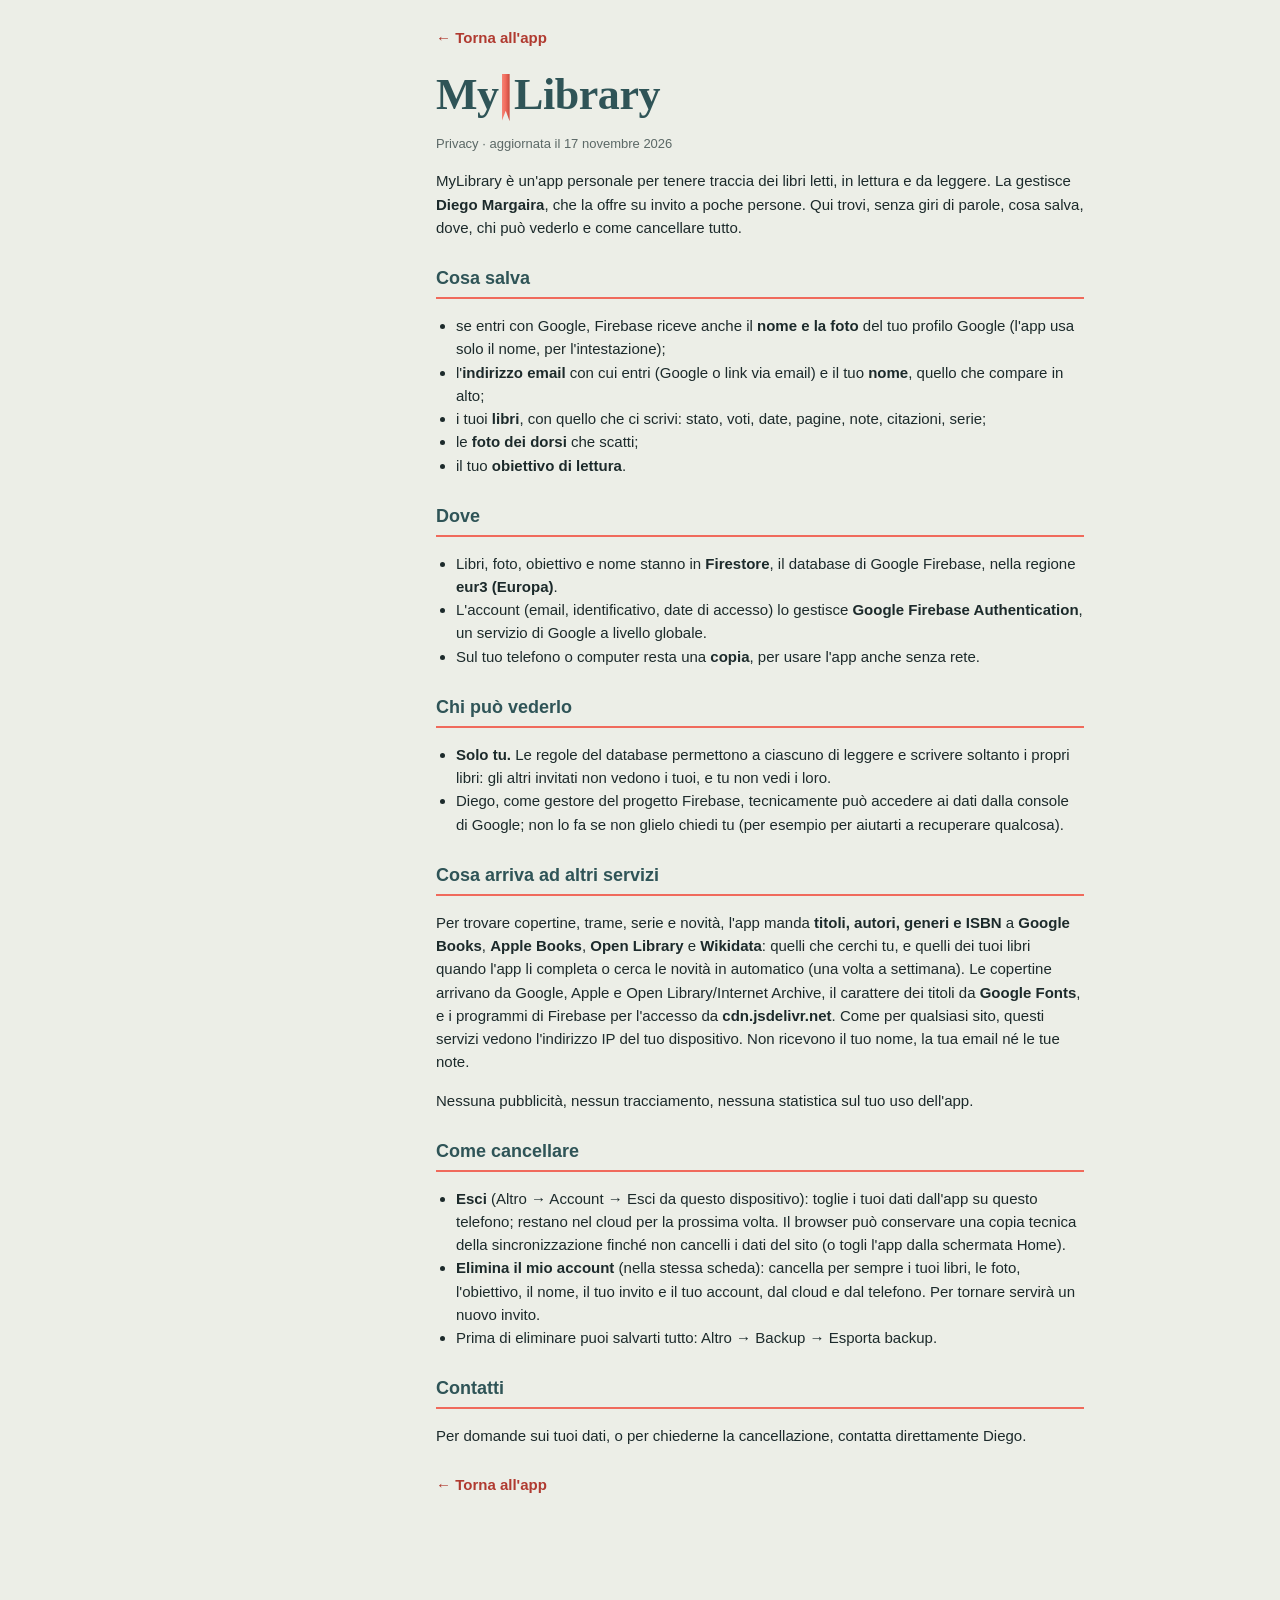
<file: privacy.html>
<!doctype html>
<html lang="it">
<head>
  <meta charset="utf-8">
  <meta name="viewport" content="width=device-width, initial-scale=1, viewport-fit=cover">
  <meta name="color-scheme" content="light dark">
  <title>MyLibrary · Privacy</title>
  <link rel="stylesheet" href="style.css">
  <style>
    .privacy { max-width: 680px; margin: 0 auto; padding: calc(16px + env(safe-area-inset-top)) 16px calc(32px + env(safe-area-inset-bottom)); line-height: 1.55; }
    .privacy h1 { margin: 12px 0 4px; }
    .privacy h2 { color: var(--title); font-size: 18px; margin: 26px 0 6px; padding-bottom: 4px; border-bottom: 2px solid var(--coral); }
    .privacy p, .privacy li { color: var(--ink); font-size: 15px; }
    .privacy ul { padding-left: 20px; }
    .privacy .torna { display: inline-flex; align-items: center; min-height: 44px; color: var(--accent); font-weight: 600; text-decoration: none; }
    .privacy .data { color: var(--muted); font-size: 13px; }
  </style>
</head>
<body>
  <main class="privacy">
    <a class="torna" href="./">← Torna all'app</a>
    <h1>My<span class="rib" aria-hidden="true"></span>Library</h1>
    <p class="data">Privacy · aggiornata il 17 novembre 2026</p>

    <p>MyLibrary è un'app personale per tenere traccia dei libri letti, in lettura e da leggere. La gestisce <strong>Diego Margaira</strong>, che la offre su invito a poche persone. Qui trovi, senza giri di parole, cosa salva, dove, chi può vederlo e come cancellare tutto.</p>

    <h2>Cosa salva</h2>
    <ul>
      <li>se entri con Google, Firebase riceve anche il <strong>nome e la foto</strong> del tuo profilo Google (l'app usa solo il nome, per l'intestazione);</li>
      <li>l'<strong>indirizzo email</strong> con cui entri (Google o link via email) e il tuo <strong>nome</strong>, quello che compare in alto;</li>
      <li>i tuoi <strong>libri</strong>, con quello che ci scrivi: stato, voti, date, pagine, note, citazioni, serie;</li>
      <li>le <strong>foto dei dorsi</strong> che scatti;</li>
      <li>il tuo <strong>obiettivo di lettura</strong>.</li>
    </ul>

    <h2>Dove</h2>
    <ul>
      <li>Libri, foto, obiettivo e nome stanno in <strong>Firestore</strong>, il database di Google Firebase, nella regione <strong>eur3 (Europa)</strong>.</li>
      <li>L'account (email, identificativo, date di accesso) lo gestisce <strong>Google Firebase Authentication</strong>, un servizio di Google a livello globale.</li>
      <li>Sul tuo telefono o computer resta una <strong>copia</strong>, per usare l'app anche senza rete.</li>
    </ul>

    <h2>Chi può vederlo</h2>
    <ul>
      <li><strong>Solo tu.</strong> Le regole del database permettono a ciascuno di leggere e scrivere soltanto i propri libri: gli altri invitati non vedono i tuoi, e tu non vedi i loro.</li>
      <li>Diego, come gestore del progetto Firebase, tecnicamente può accedere ai dati dalla console di Google; non lo fa se non glielo chiedi tu (per esempio per aiutarti a recuperare qualcosa).</li>
    </ul>

    <h2>Cosa arriva ad altri servizi</h2>
    <p>Per trovare copertine, trame, serie e novità, l'app manda <strong>titoli, autori, generi e ISBN</strong> a <strong>Google Books</strong>, <strong>Apple Books</strong>, <strong>Open Library</strong> e <strong>Wikidata</strong>: quelli che cerchi tu, e quelli dei tuoi libri quando l'app li completa o cerca le novità in automatico (una volta a settimana). Le copertine arrivano da Google, Apple e Open Library/Internet Archive, il carattere dei titoli da <strong>Google Fonts</strong>, e i programmi di Firebase per l'accesso da <strong>cdn.jsdelivr.net</strong>. Come per qualsiasi sito, questi servizi vedono l'indirizzo IP del tuo dispositivo. Non ricevono il tuo nome, la tua email né le tue note.</p>
    <p>Nessuna pubblicità, nessun tracciamento, nessuna statistica sul tuo uso dell'app.</p>

    <h2>Come cancellare</h2>
    <ul>
      <li><strong>Esci</strong> (Altro → Account → Esci da questo dispositivo): toglie i tuoi dati dall'app su questo telefono; restano nel cloud per la prossima volta. Il browser può conservare una copia tecnica della sincronizzazione finché non cancelli i dati del sito (o togli l'app dalla schermata Home).</li>
      <li><strong>Elimina il mio account</strong> (nella stessa scheda): cancella per sempre i tuoi libri, le foto, l'obiettivo, il nome, il tuo invito e il tuo account, dal cloud e dal telefono. Per tornare servirà un nuovo invito.</li>
      <li>Prima di eliminare puoi salvarti tutto: Altro → Backup → Esporta backup.</li>
    </ul>

    <h2>Contatti</h2>
    <p>Per domande sui tuoi dati, o per chiederne la cancellazione, contatta direttamente Diego.</p>

    <p><a class="torna" href="./">← Torna all'app</a></p>
  </main>
</body>
</html>
</file>
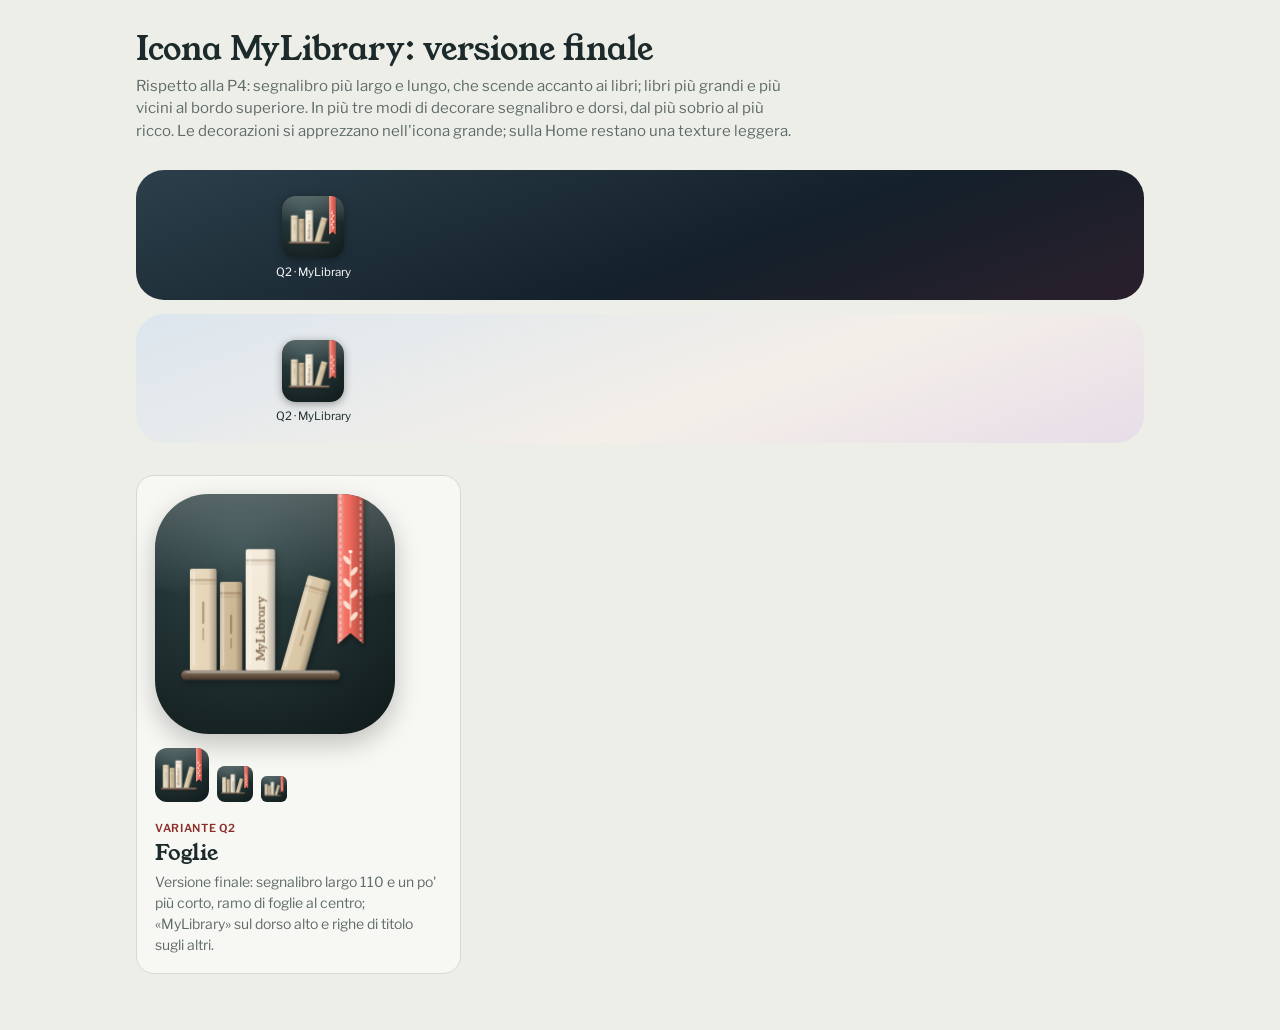
<file: design/icona-v41.html>
<!doctype html>
<html lang="it">
<head>
<meta charset="utf-8">
<meta name="viewport" content="width=device-width, initial-scale=1">
<title>Icona MyLibrary, versione finale</title>
<link href="https://fonts.googleapis.com/css2?family=Young+Serif&family=Libre+Franklin:wght@400;600&display=swap" rel="stylesheet">
<style>
  :root { --bg: #ECEEE7; --surface: #F7F8F3; --ink: #1C2A2B; --muted: #5F6B69; --rule: #D5D9CF; --accent: #8C2F2B; }
  @media (prefers-color-scheme: dark) {
    :root:not([data-theme="light"]) { --bg: #131919; --surface: #1C2425; --ink: #E5E8E1; --muted: #97A29F; --rule: #2E3939; --accent: #D46A5E; }
  }
  :root[data-theme="dark"] { --bg: #131919; --surface: #1C2425; --ink: #E5E8E1; --muted: #97A29F; --rule: #2E3939; --accent: #D46A5E; }
  * { box-sizing: border-box; }
  body { margin: 0; background: var(--bg); color: var(--ink); font: 15px/1.5 "Libre Franklin", system-ui, sans-serif; }
  main { max-width: 1040px; margin: 0 auto; padding: 32px 16px 56px; }
  h1 { font: 400 32px/1.15 "Young Serif", Georgia, serif; margin: 0 0 6px; }
  .lead { color: var(--muted); margin: 0 0 28px; max-width: 660px; }
  .home { background: linear-gradient(160deg, #2B3F4A, #14202A 60%, #2A1F2C); border-radius: 28px; padding: 26px 18px 18px; margin-bottom: 14px; }
  .home.light { background: linear-gradient(160deg, #DCE6EE, #F4EFE9 60%, #E7DDE8); margin-bottom: 32px; }
  .home-row { display: grid; grid-template-columns: repeat(3, 1fr); gap: 14px 8px; justify-items: center; }
  .app { display: flex; flex-direction: column; align-items: center; gap: 6px; color: #fff; font-size: 11.5px; }
  .home.light .app { color: #1C2A2B; }
  .app svg { width: 62px; height: 62px; border-radius: 22.4%; box-shadow: 0 2px 8px rgba(0,0,0,.35); display: block; }
  .grid { display: grid; grid-template-columns: repeat(auto-fill, minmax(300px, 1fr)); gap: 16px; }
  .card { background: var(--surface); border: 1px solid var(--rule); border-radius: 18px; padding: 18px; display: flex; flex-direction: column; gap: 14px; }
  .icons { display: flex; align-items: flex-end; gap: 14px; flex-wrap: wrap; }
  .big { width: 240px; height: 240px; border-radius: 22.4%; box-shadow: 0 10px 26px rgba(0,0,0,.22); display: block; max-width: 100%; }
  .small { display: flex; gap: 8px; align-items: flex-end; }
  .small svg { border-radius: 22.4%; display: block; }
  .tag { font-size: 11px; font-weight: 600; letter-spacing: .06em; text-transform: uppercase; color: var(--accent); }
  h2 { font: 400 22px/1.2 "Young Serif", Georgia, serif; margin: 2px 0 4px; }
  .card p { margin: 0; color: var(--muted); font-size: 14px; }
</style>
</head>
<body>
<main>
  <h1>Icona MyLibrary: versione finale</h1>
  <p class="lead">Rispetto alla P4: segnalibro più largo e lungo, che scende accanto ai libri; libri più grandi e più vicini al bordo superiore. In più tre modi di decorare segnalibro e dorsi, dal più sobrio al più ricco. Le decorazioni si apprezzano nell'icona grande; sulla Home restano una texture leggera.</p>

  <section class="home" aria-label="Anteprima su sfondo scuro"><div class="home-row" id="home-dark"></div></section>
  <section class="home light" aria-label="Anteprima su sfondo chiaro"><div class="home-row" id="home-light"></div></section>

  <div class="grid" id="cards"></div>
</main>
<script>
const shade = (hex, t) => {
  const n = parseInt(hex.slice(1), 16), c = [n >> 16, (n >> 8) & 255, n & 255];
  return "#" + c.map(v => Math.round(t > 0 ? v + (255 - v) * t : v * (1 + t)).toString(16).padStart(2, "0")).join("");
};
const P = { bg: ["#2F4547", "#0F1818"], spines: ["#E6D5B8", "#CDB894", "#F4EAD8", "#D9C6A4"], ribbon: "#F06A5C", shelf: "#6B5644", ink: "#6E5236", cream: "#FFF3E2" };
// Dorsi: x, larghezza, altezza, inclinazione. Mensola a y = 800 (prima della scala).
const SPINES = [[188, 122, 470], [326, 102, 410], [444, 134, 560], [604, 108, 460, 16]];
// Il libro aperto della proposta B, usato come stemma ricamato.
const BOOK = `<path d="M180 300C300 270 430 290 512 360V760C430 690 300 670 180 700Z"/><path d="M844 300C724 270 594 290 512 360V760C594 690 724 670 844 700Z"/>`;
const RIB = { x: 779, w: 110, bottom: 640, notch: 48 };
const ribPath = `M${RIB.x} 0H${RIB.x + RIB.w}V${RIB.bottom}L${RIB.x + RIB.w / 2} ${RIB.bottom - RIB.notch}L${RIB.x} ${RIB.bottom}Z`;
const cx = RIB.x + RIB.w / 2;

// Scritte sui dorsi: "titoli" = una parola vera sul dorso alto e righe di testo stilizzate sugli altri; "tutti" = parole su ogni dorso.
function spineText(mode, i, x, w, h) {
  const top = 800 - h, mid = x + w / 2;
  const word = (t, size, y0) => `<text transform="translate(${mid + size * .34} ${y0}) rotate(-90)" font-family="Young Serif, Georgia, serif" font-size="${size}" fill="${P.ink}" opacity=".78" letter-spacing="1">${t}</text>`;
  const lines = y0 => `<rect x="${mid - 5}" y="${y0}" width="10" height="${h * .22}" rx="5" fill="${P.ink}" opacity=".45"/><rect x="${mid - 4}" y="${y0 + h * .26}" width="8" height="${h * .12}" rx="4" fill="${P.ink}" opacity=".35"/>`;
  if (mode === "titoli") {
    if (i === 2) return word("MyLibrary", 54, 800 - 46);
    return lines(top + 150);
  }
  const words = ["Romanzi", "Poesie", "MyLibrary", "Saggi"], sizes = [46, 38, 54, 40];
  return word(words[i], sizes[i], 800 - 44);
}
// Decorazioni del segnalibro.
function ribbonArt(kind) {
  const c = P.cream;
  const stitch = `<g stroke="${c}" stroke-width="5" stroke-dasharray="16 11" opacity=".75" fill="none"><path d="M${RIB.x + 12} 0V${RIB.bottom - 12}"/><path d="M${RIB.x + RIB.w - 12} 0V${RIB.bottom - 12}"/></g>`;
  if (kind === "ricamo") return stitch +
    `<g transform="translate(${cx} 528) scale(.11) translate(-512 -530)" fill="${c}">${BOOK}</g>
     <path d="M${cx} 420l14 22-14 22-14-22Z" fill="${c}" opacity=".9"/>
     <circle cx="${cx}" cy="600" r="7" fill="${c}" opacity=".85"/>`;
  if (kind === "foglie") {
    let leaves = "";
    for (let k = 0; k < 6; k++) {
      const y = 282 + k * 48, s = k % 2 ? 1 : -1;
      leaves += `<ellipse cx="${cx + s * 15}" cy="${y}" rx="10" ry="23" transform="rotate(${s * 38} ${cx + s * 15} ${y})" fill="${c}" opacity=".85"/>`;
    }
    return stitch + `<path d="M${cx} 256V${RIB.bottom - RIB.notch - 22}" stroke="${c}" stroke-width="5" opacity=".8"/>${leaves}<circle cx="${cx}" cy="246" r="8" fill="${c}"/>`;
  }
  // art déco: frecce sovrapposte e una riga centrale
  let chev = "";
  for (let k = 0; k < 7; k++) { const y = 270 + k * 54; chev += `<path d="M${RIB.x + 18} ${y}L${cx} ${y + 30}L${RIB.x + RIB.w - 18} ${y}" fill="none" stroke="${c}" stroke-width="${k % 2 ? 4 : 7}" opacity=".8"/>`; }
  return `<g stroke="${c}" opacity=".7" fill="none" stroke-width="3"><path d="M${RIB.x + 10} 0V${RIB.bottom - 10}"/><path d="M${RIB.x + RIB.w - 10} 0V${RIB.bottom - 10}"/></g>${chev}`;
}
const VARIANTS = [
  { id: "Q2", name: "Foglie", spines: "titoli", ribbon: "foglie",
    note: "Versione finale: segnalibro largo 110 e un po' più corto, ramo di foglie al centro; «MyLibrary» sul dorso alto e righe di titolo sugli altri." }
];
function icon(v, size, safe = false) {
  const u = v.id + size + (safe ? "m" : "");
  const grads = P.spines.map((c, i) => `<linearGradient id="s${i}${u}" x1="0" x2="1"><stop offset="0" stop-color="${shade(c, .18)}"/><stop offset=".28" stop-color="${shade(c, .06)}"/><stop offset=".7" stop-color="${c}"/><stop offset="1" stop-color="${shade(c, -.28)}"/></linearGradient>`).join("");
  const spines = SPINES.map(([x, w, h, rot], i) => `<g${rot ? ` transform="rotate(${rot} ${x} 800)"` : ""}>
      <rect x="${x}" y="${800 - h}" width="${w}" height="${h}" rx="9" fill="url(#s${i}${u})"/>
      <rect x="${x}" y="${800 - h + 46}" width="${w}" height="12" fill="#7E5A3C" opacity=".32"/>
      <rect x="${x}" y="${800 - h + 66}" width="${w}" height="5" fill="#7E5A3C" opacity=".22"/>
      ${spineText(v.spines, i, x, w, h)}
      <rect x="${x + w * .1}" y="${800 - h + 14}" width="${w * .09}" height="${h - 40}" rx="${w * .045}" fill="#fff" opacity=".3"/>
    </g>`).join("");
  return `<svg viewBox="0 0 1024 1024" width="${size}" height="${size}" xmlns="http://www.w3.org/2000/svg" role="img" aria-label="Variante ${v.id}: ${v.name}">
  <defs>
    <radialGradient id="bg${u}" cx=".35" cy=".2" r="1.05"><stop offset="0" stop-color="${P.bg[0]}"/><stop offset="1" stop-color="${P.bg[1]}"/></radialGradient>
    <linearGradient id="gloss${u}" x1="0" y1="0" x2="0" y2="1"><stop offset="0" stop-color="#fff" stop-opacity=".22"/><stop offset="1" stop-color="#fff" stop-opacity="0"/></linearGradient>
    <linearGradient id="rib${u}" x1="0" x2="1"><stop offset="0" stop-color="${shade(P.ribbon, .22)}"/><stop offset=".45" stop-color="${P.ribbon}"/><stop offset="1" stop-color="${shade(P.ribbon, -.28)}"/></linearGradient>
    <linearGradient id="shelf${u}" x1="0" y1="0" x2="0" y2="1"><stop offset="0" stop-color="${shade(P.shelf, .3)}"/><stop offset=".5" stop-color="${P.shelf}"/><stop offset="1" stop-color="${shade(P.shelf, -.35)}"/></linearGradient>
    ${grads}
    <clipPath id="rc${u}"><path d="${ribPath}"/></clipPath>
    <filter id="sh${u}" x="-20%" y="-20%" width="140%" height="150%"><feDropShadow dx="10" dy="14" stdDeviation="14" flood-color="#000" flood-opacity=".3"/></filter>
    <filter id="sh2${u}" x="-30%" y="-10%" width="160%" height="130%"><feDropShadow dx="7" dy="12" stdDeviation="11" flood-color="#000" flood-opacity=".35"/></filter>
  </defs>
  <rect width="1024" height="1024" fill="url(#bg${u})"/>
  <g${safe ? ' transform="translate(102 102) scale(.8)"' : ""}>
  <g transform="translate(-26 12) scale(.93)"><g filter="url(#sh${u})">${spines}
    <rect x="148" y="796" width="728" height="44" rx="22" fill="url(#shelf${u})"/>
    <rect x="170" y="800" width="684" height="8" rx="4" fill="#fff" opacity=".35"/>
  </g></g>
  <path d="M0 0H1024V420C760 470 300 470 0 400Z" fill="url(#gloss${u})"/>
  <g filter="url(#sh2${u})"><path d="${ribPath}" fill="url(#rib${u})"/></g>
  <g clip-path="url(#rc${u})">${ribbonArt(v.ribbon)}<rect x="${RIB.x}" y="0" width="${RIB.w * .22}" height="${RIB.bottom}" fill="#fff" opacity=".12"/></g>
  </g>
</svg>`;
}
const R = /^#render-(\d+)(-m)?$/.exec(location.hash);
if (R) { document.body.innerHTML = icon(VARIANTS[0], Number(R[1]), !!R[2]); document.body.style.cssText = "margin:0;background:transparent"; }
const app = v => `<div class="app">${icon(v, 62)}<span>${v.id} · MyLibrary</span></div>`;
if (!R) document.getElementById("home-dark").innerHTML = VARIANTS.map(app).join("");
if (!R) document.getElementById("home-light").innerHTML = VARIANTS.map(app).join("");
if (!R) document.getElementById("cards").innerHTML = VARIANTS.map(v => `
  <article class="card" id="icona-${v.id}">
    <div class="icons">${icon(v, 240).replace("<svg ", '<svg class="big" ')}<div class="small">${icon(v, 54)}${icon(v, 36)}${icon(v, 26)}</div></div>
    <div><span class="tag">Variante ${v.id}</span><h2>${v.name}</h2><p>${v.note}</p></div>
  </article>`).join("");
</script>
</body>
</html>
</file>
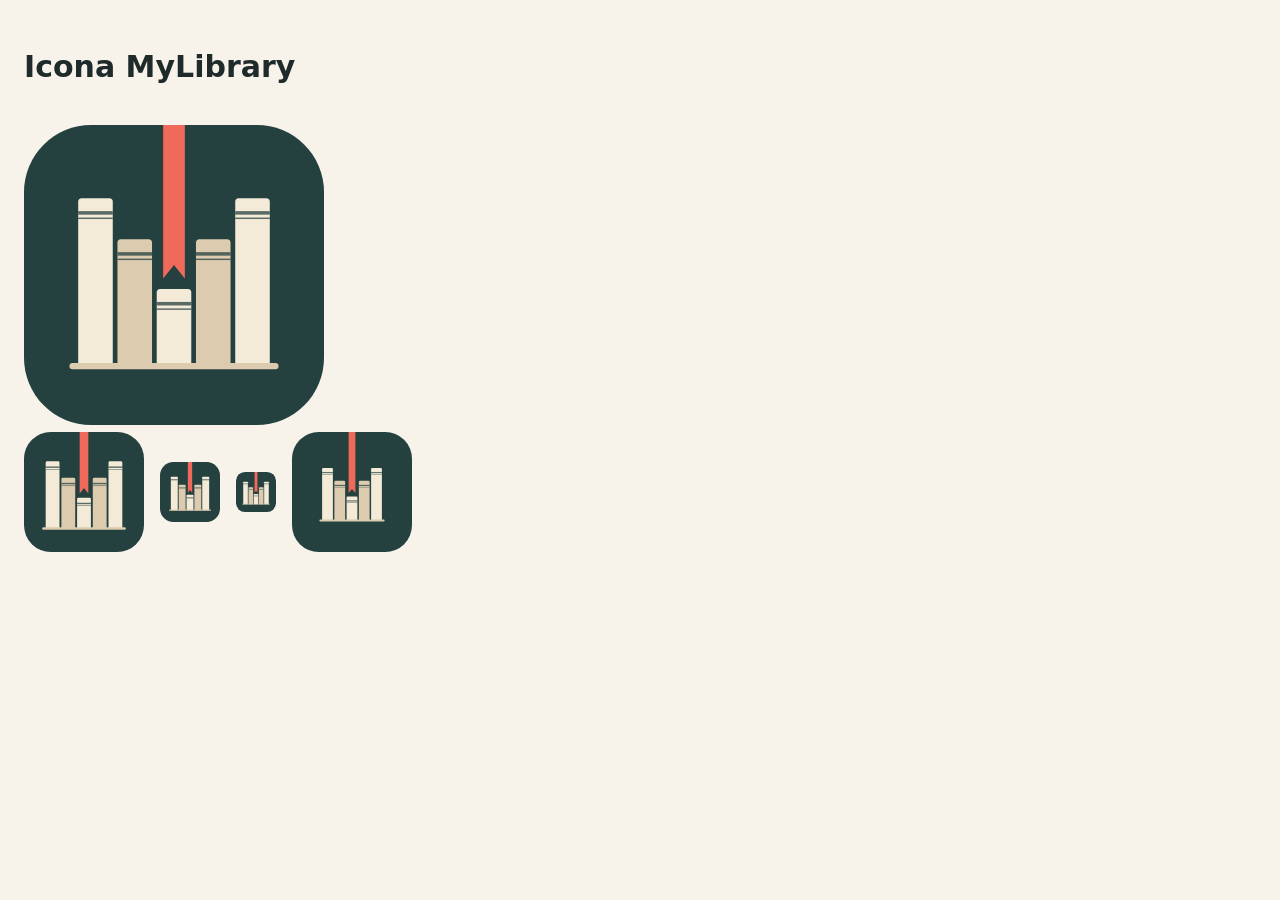
<file: design/icona.html>
<!DOCTYPE html>
<html lang="it">
<head>
<meta charset="utf-8">
<meta name="viewport" content="width=device-width, initial-scale=1">
<title>Icona MyLibrary (v81)</title>
<style>
  body { margin: 0; padding: 24px; background: #F7F2EA; color: #1F2A2B; font: 15px/1.5 -apple-system, system-ui, sans-serif; display: grid; gap: 16px; justify-items: start; }
  .big { width: 300px; height: 300px; border-radius: 22.4%; }
  .row { display: flex; gap: 16px; align-items: center; }
  .row svg { border-radius: 22.4%; }
</style>
</head>
<body>
<!-- Icona A2 «La M dei dorsi» (v81), scelta da Diego tra le proposte del 3 novembre 2026: cinque dorsi crema le cui cime
     disegnano una M, segnalibro corallo che scende nella valle centrale (come nel titolo My▮Library). Colori dell'app.
     L'icona di prima (v41) è in icona-v41.html. Aprendo questa pagina con #render-512 o #render-512-m (margine per Android)
     compare solo l'icona: da lì si fanno i PNG con Playwright. -->
<h1 id="t">Icona MyLibrary</h1>
<div id="out"></div>
<script>
const P = "#24403F", CR = "#F4EAD8", CR2 = "#DCCBAE", CO = "#F06A5C";
const W = 118, GAP = 16, TOPS = [250, 390, 560, 390, 250], BASE = 812, X0 = (1024 - (W * 5 + GAP * 4)) / 2;
const RIB = { w: 74, end: 524, notch: 46 }; // segnalibro (v81: più largo, prima 58)
function icon(size, maskable = false) {
  let books = "";
  TOPS.forEach((t, i) => {
    const x = X0 + i * (W + GAP), fill = i % 2 ? CR2 : CR;
    books += `<rect x="${x}" y="${t}" width="${W}" height="${BASE - t + 12}" rx="12" fill="${fill}"/>` +
      `<rect x="${x}" y="${t + 44}" width="${W}" height="12" fill="${P}" opacity=".75"/><rect x="${x}" y="${t + 66}" width="${W}" height="5" fill="${P}" opacity=".75"/>`;
  });
  const cx = 512, rx = cx - RIB.w / 2;
  const rib = `<path d="M${rx} 0H${rx + RIB.w}V${RIB.end}L${cx} ${RIB.end - RIB.notch}L${rx} ${RIB.end}Z" fill="${CO}"/>`;
  const shelf = `<rect x="${X0 - 30}" y="${BASE}" width="${W * 5 + GAP * 4 + 60}" height="22" rx="11" fill="${CR2}"/>`;
  // Android ritaglia le icone «maskable» in un cerchio: tutto il disegno dentro l'80% centrale.
  const art = maskable ? `<g transform="translate(512 512) scale(.78) translate(-512 -512)">${books}${shelf}<path d="M${rx} -160H${rx + RIB.w}V${RIB.end}L${cx} ${RIB.end - RIB.notch}L${rx} ${RIB.end}Z" fill="${CO}"/></g>` : books + shelf + rib;
  return `<svg viewBox="0 0 1024 1024" width="${size}" height="${size}" xmlns="http://www.w3.org/2000/svg" role="img" aria-label="Icona MyLibrary"><rect width="1024" height="1024" fill="${P}"/>${art}</svg>`;
}
const R = /^#render-(\d+)(-m)?$/.exec(location.hash);
if (R) { document.body.innerHTML = icon(Number(R[1]), !!R[2]); document.body.style.cssText = "margin:0;padding:0;background:transparent;display:block"; }
else document.getElementById("out").innerHTML = icon(300).replace("<svg ", '<svg class="big" ') + `<div class="row">${icon(120)}${icon(60)}${icon(40)}${icon(120, true)}</div>`;
</script>
</body>
</html>
</file>
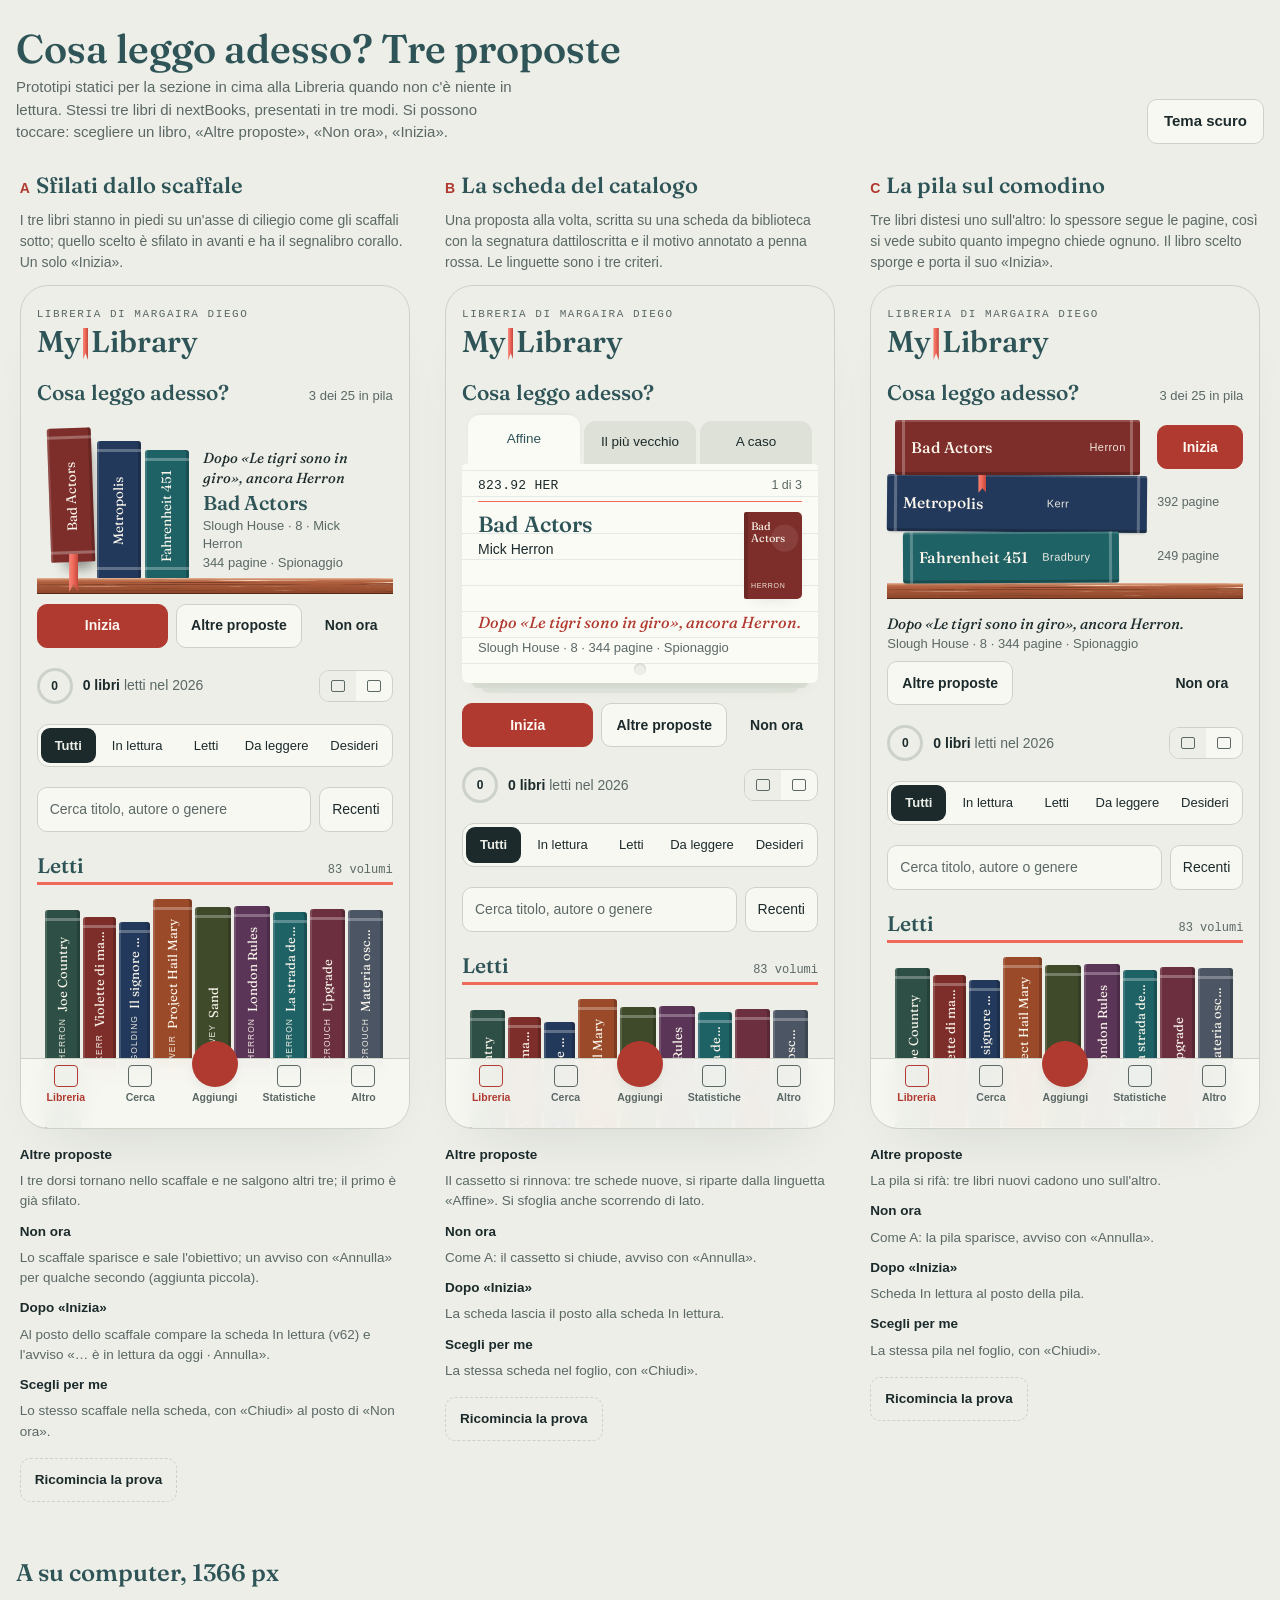
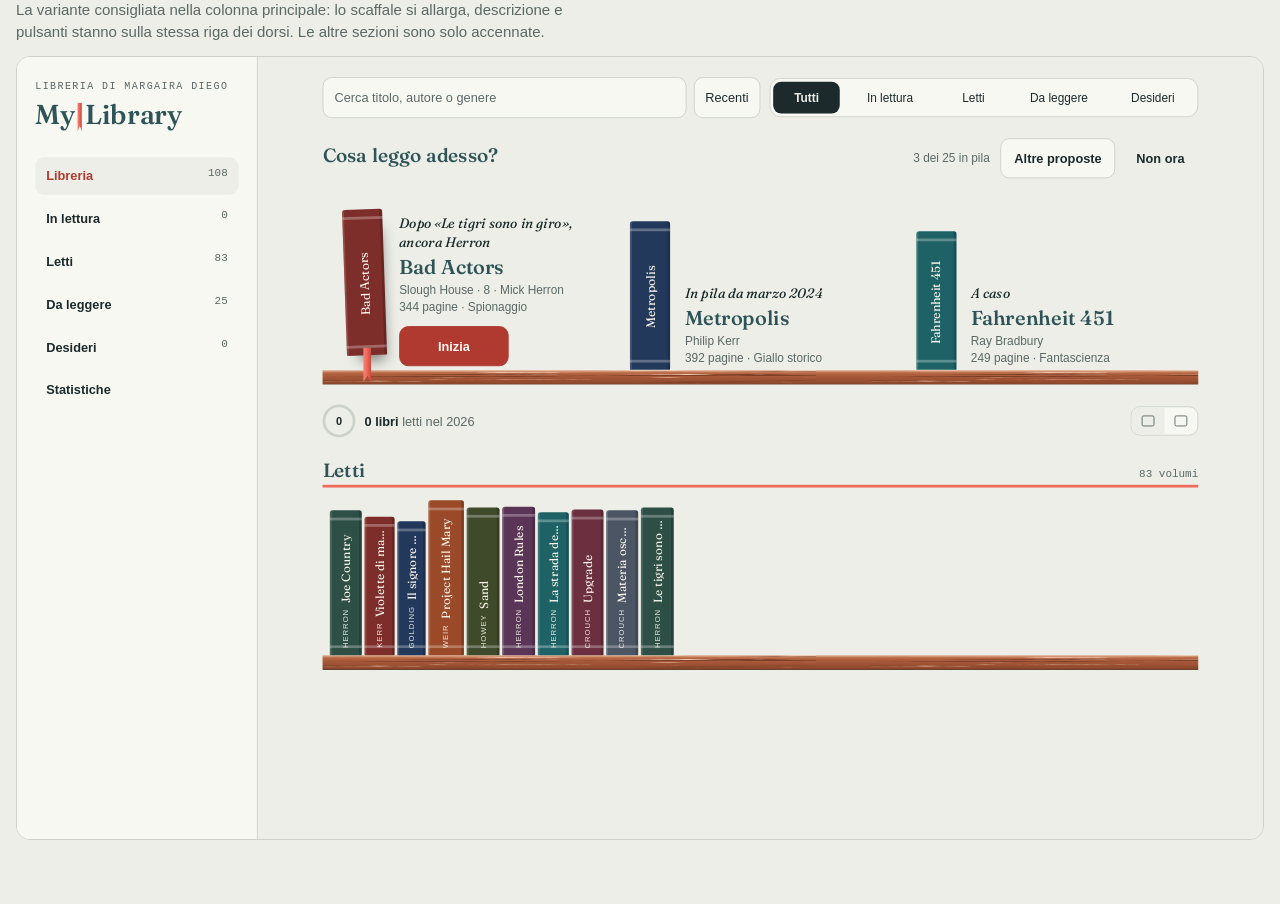
<file: design/proposte/prossimo.html>
<!doctype html>
<html lang="it">
<head>
<meta charset="utf-8">
<meta name="viewport" content="width=device-width, initial-scale=1">
<title>Cosa leggo adesso</title>
<link rel="preconnect" href="https://fonts.googleapis.com">
<link rel="preconnect" href="https://fonts.gstatic.com" crossorigin>
<link href="https://fonts.googleapis.com/css2?family=Fraunces:ital,opsz,wght@0,9..144,400..600;1,9..144,400..600&display=swap" rel="stylesheet">
<style>
/* Proposte di design per «Cosa leggo adesso?» (prototipi statici: non è codice dell'app).
   Token copiati da style.css (v72). */
:root {
  --bg: #ECEEE7; --surface: #F8F8F3; --ink: #1C2A2B; --muted: #5B6866; --rule: #CDD2C9;
  --accent: #B03A30; --accent-ink: #FFF8F2; --title: #2F5457; --coral: #F06A5C;
  --spine-ink: #FBF6EC; --shadow: rgba(28, 42, 43, .16);
  --paper: #FBFBF6; --paper-off: #DDE1D7; --paper-line: rgba(47, 84, 87, .10);
  --board-img: url("data:image/svg+xml,%3Csvg xmlns='http://www.w3.org/2000/svg' width='600' height='230'%3E%3Cdefs%3E%3ClinearGradient id='f' x2='0' y2='1'%3E%3Cstop offset='0' stop-color='%23D68F66'/%3E%3Cstop offset='.25' stop-color='%23B1603F'/%3E%3Cstop offset='1' stop-color='%238A4429'/%3E%3C/linearGradient%3E%3ClinearGradient id='s' x2='0' y2='1'%3E%3Cstop stop-opacity='0.24'/%3E%3Cstop offset='1' stop-opacity='0'/%3E%3C/linearGradient%3E%3Cfilter id='d' width='100%' height='100%'%3E%3CfeTurbulence baseFrequency='.004 1.1' numOctaves='5' seed='7' stitchTiles='stitch'/%3E%3CfeColorMatrix values='0 0 0 0 .2 0 0 0 0 .05 0 0 0 0 .02 0 0 0 4.5 -2.02'/%3E%3CfeComposite in2='SourceGraphic' operator='in'/%3E%3C/filter%3E%3Cfilter id='l' width='100%' height='100%'%3E%3CfeTurbulence baseFrequency='.007 1.43' numOctaves='5' seed='19' stitchTiles='stitch'/%3E%3CfeColorMatrix values='0 0 0 0 1 0 0 0 0 .78 0 0 0 0 .62 0 0 0 2.6 -1.43'/%3E%3CfeComposite in2='SourceGraphic' operator='in'/%3E%3C/filter%3E%3C/defs%3E%3Crect y='221' width='600' height='12' fill='url(%23s)'/%3E%3Crect y='204' width='600' height='16' fill='url(%23f)'/%3E%3Crect y='204' width='600' height='16' filter='url(%23d)'/%3E%3Crect y='204' width='600' height='16' filter='url(%23l)'/%3E%3Crect y='204' width='600' height='1.4' fill='%23fff' opacity='.28'/%3E%3Crect y='219' width='600' height='1' opacity='.4'/%3E%3C/svg%3E");
  --display: "Fraunces", Georgia, "Times New Roman", serif;
  --body: -apple-system, BlinkMacSystemFont, "SF Pro Text", "Segoe UI", Helvetica, Arial, sans-serif;
  --mono: ui-monospace, "SF Mono", Menlo, Consolas, monospace;
  --dw: 560;
  color-scheme: light;
}
@media (prefers-color-scheme: dark) {
  :root:not([data-theme="light"]) {
    --bg: #131919; --surface: #1C2425; --ink: #E5E8E1; --muted: #97A29F; --rule: #2E3939;
    --accent: #F06A5C; --accent-ink: #1A0E0C; --title: #F4EAD8; --shadow: rgba(0,0,0,.45);
    --paper: #222B2C; --paper-off: #182021; --paper-line: rgba(244, 234, 216, .07);
    --board-img: url("data:image/svg+xml,%3Csvg xmlns='http://www.w3.org/2000/svg' width='600' height='230'%3E%3Cdefs%3E%3ClinearGradient id='f' x2='0' y2='1'%3E%3Cstop offset='0' stop-color='%23B66C4A'/%3E%3Cstop offset='.25' stop-color='%2392472D'/%3E%3Cstop offset='1' stop-color='%236B311E'/%3E%3C/linearGradient%3E%3ClinearGradient id='s' x2='0' y2='1'%3E%3Cstop stop-opacity='0.5'/%3E%3Cstop offset='1' stop-opacity='0'/%3E%3C/linearGradient%3E%3Cfilter id='d' width='100%' height='100%'%3E%3CfeTurbulence baseFrequency='.004 1.1' numOctaves='5' seed='7' stitchTiles='stitch'/%3E%3CfeColorMatrix values='0 0 0 0 .2 0 0 0 0 .05 0 0 0 0 .02 0 0 0 4.5 -2.02'/%3E%3CfeComposite in2='SourceGraphic' operator='in'/%3E%3C/filter%3E%3Cfilter id='l' width='100%' height='100%'%3E%3CfeTurbulence baseFrequency='.007 1.43' numOctaves='5' seed='19' stitchTiles='stitch'/%3E%3CfeColorMatrix values='0 0 0 0 1 0 0 0 0 .78 0 0 0 0 .62 0 0 0 2.6 -1.43'/%3E%3CfeComposite in2='SourceGraphic' operator='in'/%3E%3C/filter%3E%3C/defs%3E%3Crect y='221' width='600' height='12' fill='url(%23s)'/%3E%3Crect y='204' width='600' height='16' fill='url(%23f)'/%3E%3Crect y='204' width='600' height='16' filter='url(%23d)'/%3E%3Crect y='204' width='600' height='16' filter='url(%23l)'/%3E%3Crect y='204' width='600' height='1.4' fill='%23fff' opacity='.28'/%3E%3Crect y='219' width='600' height='1' opacity='.4'/%3E%3C/svg%3E");
    color-scheme: dark;
  }
}
:root[data-theme="dark"] {
  --bg: #131919; --surface: #1C2425; --ink: #E5E8E1; --muted: #97A29F; --rule: #2E3939;
  --accent: #F06A5C; --accent-ink: #1A0E0C; --title: #F4EAD8; --shadow: rgba(0,0,0,.45);
  --paper: #222B2C; --paper-off: #182021; --paper-line: rgba(244, 234, 216, .07);
  --board-img: url("data:image/svg+xml,%3Csvg xmlns='http://www.w3.org/2000/svg' width='600' height='230'%3E%3Cdefs%3E%3ClinearGradient id='f' x2='0' y2='1'%3E%3Cstop offset='0' stop-color='%23B66C4A'/%3E%3Cstop offset='.25' stop-color='%2392472D'/%3E%3Cstop offset='1' stop-color='%236B311E'/%3E%3C/linearGradient%3E%3ClinearGradient id='s' x2='0' y2='1'%3E%3Cstop stop-opacity='0.5'/%3E%3Cstop offset='1' stop-opacity='0'/%3E%3C/linearGradient%3E%3Cfilter id='d' width='100%' height='100%'%3E%3CfeTurbulence baseFrequency='.004 1.1' numOctaves='5' seed='7' stitchTiles='stitch'/%3E%3CfeColorMatrix values='0 0 0 0 .2 0 0 0 0 .05 0 0 0 0 .02 0 0 0 4.5 -2.02'/%3E%3CfeComposite in2='SourceGraphic' operator='in'/%3E%3C/filter%3E%3Cfilter id='l' width='100%' height='100%'%3E%3CfeTurbulence baseFrequency='.007 1.43' numOctaves='5' seed='19' stitchTiles='stitch'/%3E%3CfeColorMatrix values='0 0 0 0 1 0 0 0 0 .78 0 0 0 0 .62 0 0 0 2.6 -1.43'/%3E%3CfeComposite in2='SourceGraphic' operator='in'/%3E%3C/filter%3E%3C/defs%3E%3Crect y='221' width='600' height='12' fill='url(%23s)'/%3E%3Crect y='204' width='600' height='16' fill='url(%23f)'/%3E%3Crect y='204' width='600' height='16' filter='url(%23d)'/%3E%3Crect y='204' width='600' height='16' filter='url(%23l)'/%3E%3Crect y='204' width='600' height='1.4' fill='%23fff' opacity='.28'/%3E%3Crect y='219' width='600' height='1' opacity='.4'/%3E%3C/svg%3E");
  color-scheme: dark;
}
* { box-sizing: border-box; }
html, body { margin: 0; background: var(--bg); color: var(--ink); }
body { font: 15px/1.5 var(--body); -webkit-text-size-adjust: 100%; }
button { font: inherit; color: inherit; cursor: pointer; }
:focus-visible { outline: 2px solid var(--accent); outline-offset: 2px; }
.sr { position: absolute; width: 1px; height: 1px; overflow: hidden; clip: rect(0 0 0 0); white-space: nowrap; }

/* ---------- Pagina delle proposte ---------- */
.doc { max-width: 1320px; margin: 0 auto; padding: 28px 16px 64px; }
.doc > header { display: flex; flex-wrap: wrap; align-items: end; justify-content: space-between; gap: 12px 24px; margin-bottom: 28px; }
.doc h1 { font: var(--dw) clamp(28px, 5vw, 40px)/1.05 var(--display); color: var(--title); margin: 0 0 6px; }
.doc header p { margin: 0; color: var(--muted); max-width: 62ch; }
.themebtn { min-height: 44px; padding: 10px 16px; border-radius: 10px; border: 1px solid var(--rule); background: var(--surface); font-weight: 600; }
.gallery { display: grid; grid-template-columns: repeat(auto-fit, minmax(min(100%, 390px), 1fr)); gap: 40px 28px; justify-items: center; }
.variant { width: 100%; max-width: 390px; display: flex; flex-direction: column; gap: 12px; }
.variant > h2 { font: var(--dw) 22px/1.2 var(--display); color: var(--title); margin: 0; }
.variant > h2 small { font: 600 14px var(--body); color: var(--accent); margin-right: 6px; }
.variant > p { margin: 0; color: var(--muted); font-size: 14px; }
.how { margin: 4px 0 0; font-size: 13.5px; display: grid; gap: 6px; }
.how dt { font-weight: 700; color: var(--ink); }
.how dd { margin: 0 0 4px; color: var(--muted); }
.reset { align-self: flex-start; min-height: 44px; padding: 8px 14px; border-radius: 10px; border: 1px dashed var(--rule); background: none; font-weight: 600; font-size: 13.5px; }
.wide-sec { margin-top: 56px; display: flex; flex-direction: column; gap: 12px; }
.wide-sec h2 { font: var(--dw) 24px var(--display); color: var(--title); margin: 0; }
.wide-sec > p { margin: 0; color: var(--muted); max-width: 70ch; }
.scaler { width: 100%; overflow: hidden; border: 1px solid var(--rule); border-radius: 14px; }
.scaler > .pc { transform-origin: 0 0; }

/* ---------- Cornice del telefono e finta app ---------- */
.phone { position: relative; width: 100%; max-width: 390px; height: 844px; border: 1px solid var(--rule); border-radius: 28px; overflow: hidden; background: var(--bg); box-shadow: 0 30px 60px -40px var(--shadow); }
.phone .scr { height: 100%; overflow-y: auto; overflow-x: hidden; padding: 0 16px 110px; display: flex; flex-direction: column; gap: 20px; }
.app-h { padding-top: 22px; display: flex; flex-direction: column; gap: 6px; }
.exl { font: 11px var(--mono); letter-spacing: .14em; text-transform: uppercase; color: var(--muted); }
.app-h .h1 { font: var(--dw) 30px/1.05 var(--display); color: var(--title); margin: 0; white-space: nowrap; }
.rib { display: inline-block; width: .18em; height: 1.08em; margin: 0 .1em 0 .07em; vertical-align: -.28em; background: linear-gradient(90deg, #F58475, var(--coral) 45%, #C4473B); clip-path: polygon(0 0, 100% 0, 100% 100%, 50% 78%, 0 100%); }
.tally { display: flex; align-items: center; justify-content: space-between; gap: 12px; }
.goal { display: flex; align-items: center; gap: 10px; font-size: 14px; color: var(--muted); }
.goal b { color: var(--ink); }
.ring { width: 36px; height: 36px; border-radius: 50%; border: 3px solid var(--rule); display: grid; place-items: center; font: 600 12px var(--body); color: var(--ink); }
.viewsw { display: flex; border: 1px solid var(--rule); border-radius: 10px; background: var(--surface); }
.viewsw span { width: 36px; height: 30px; display: grid; place-items: center; }
.viewsw span:first-child { background: var(--bg); border-radius: 9px 0 0 9px; }
.viewsw i { width: 14px; height: 12px; border: 1.6px solid var(--muted); border-radius: 2px; }
.filt { display: grid; grid-template-columns: .8fr 1.2fr .8fr 1.25fr 1fr; padding: 3px; border-radius: 12px; border: 1px solid var(--rule); background: var(--surface); font-size: 13px; }
.filt span { text-align: center; padding: 8px 0; border-radius: 9px; color: var(--ink); }
.filt span:first-child { background: var(--ink); color: var(--bg); font-weight: 600; }
.srch { display: flex; gap: 8px; }
.srch span { flex: 1; padding: 11px 12px; border: 1px solid var(--rule); border-radius: 10px; background: var(--surface); color: var(--muted); font-size: 14px; }
.srch span:last-child { flex: none; color: var(--ink); }
.shelf-h { display: flex; justify-content: space-between; align-items: baseline; border-bottom: 3px solid var(--coral); padding-bottom: 4px; }
.shelf-h h2 { font: var(--dw) 21px var(--display); color: var(--title); margin: 0; }
.shelf-h span { font: 12px var(--mono); color: var(--muted); }
.row { display: flex; align-items: flex-end; gap: 3px; flex-wrap: wrap; padding: 14px 8px 16px; background: var(--board-img) left bottom -10px / 600px 230px repeat-x; }
.dock { position: absolute; left: 0; right: 0; bottom: 0; display: grid; grid-template-columns: repeat(5, 1fr); padding: 6px 8px 22px; background: color-mix(in srgb, var(--surface) 94%, transparent); backdrop-filter: blur(12px); -webkit-backdrop-filter: blur(12px); border-top: 1px solid var(--rule); z-index: 4; }
.dock span { display: flex; flex-direction: column; align-items: center; gap: 3px; font-size: 10.5px; font-weight: 600; color: var(--muted); }
.dock span::before { content: ""; width: 22px; height: 20px; border: 1.7px solid currentColor; border-radius: 4px; }
.dock span:first-child { color: var(--accent); }
.dock span.add::before { width: 46px; height: 46px; margin-top: -24px; border: 0; border-radius: 50%; background: var(--accent); box-shadow: 0 6px 14px -6px var(--shadow); }

/* Dorso come nell'app (spineHTML) */
.spine { position: relative; flex: none; border: 0; padding: 12px 0 8px; border-radius: 3px 3px 1px 1px; color: var(--spine-ink); display: flex; flex-direction: column; align-items: center; justify-content: space-between; gap: 6px; box-shadow: inset 2px 0 0 rgba(255,255,255,.14), inset -3px 0 0 rgba(0,0,0,.18); }
.spine .t { flex: 1; min-height: 0; writing-mode: vertical-rl; transform: rotate(180deg); font: 13px/1.1 var(--display); white-space: nowrap; overflow: hidden; text-overflow: ellipsis; }
.spine .au { writing-mode: vertical-rl; transform: rotate(180deg); font-size: 8.5px; letter-spacing: .12em; text-transform: uppercase; opacity: .9; white-space: nowrap; max-height: 64px; overflow: hidden; }
.spine .band { position: absolute; left: 0; right: 0; height: 3px; background: rgba(255,255,255,.28); }
.spine .band.a { top: 8px; } .spine .band.b { bottom: 8px; }
/* Copertina disegnata (coverHTML) */
.cov { position: relative; aspect-ratio: 2 / 3; border-radius: 2px 5px 5px 2px; overflow: hidden; color: var(--spine-ink); padding: 8px 7px; display: flex; flex-direction: column; justify-content: space-between; box-shadow: 0 8px 16px -10px var(--shadow), inset 4px 0 0 rgba(0,0,0,.16); }
.cov .ct { font: 11px/1.1 var(--display); position: relative; }
.cov .ca { font-size: 7px; letter-spacing: .1em; text-transform: uppercase; opacity: .9; position: relative; }
.cov::before { content: ""; position: absolute; inset: 0; background: var(--pat); opacity: .6; }

.btn { min-height: 44px; padding: 10px 14px; border-radius: 10px; border: 1px solid var(--rule); background: var(--surface); font-weight: 600; font-size: 14px; color: var(--ink); white-space: nowrap; }
.btn.primary { background: var(--accent); border-color: var(--accent); color: var(--accent-ink); }
.btn.ghost { background: none; border-color: transparent; color: var(--ink); }
/* come il .toast dell'app (style.css): pillola scura centrata sopra la barra in basso */
.toast { position: absolute; left: 50%; bottom: 104px; transform: translateX(-50%); z-index: 5; display: flex; align-items: center; gap: 10px; max-width: calc(100% - 32px); width: max-content; padding: 0 6px 0 16px; border-radius: 999px; background: var(--ink); color: var(--bg); font-size: 13.5px; box-shadow: 0 12px 24px -12px rgba(0,0,0,.5); }
.toast .btn { min-height: 44px; padding: 0 10px; background: none; border: 0; color: inherit; font: inherit; font-weight: 700; text-decoration: underline; text-underline-offset: 3px; }

/* Scheda In lettura (stato dopo «Inizia», come v62) */
.rcard { display: grid; grid-template-columns: 64px 1fr; gap: 10px 14px; align-items: center; padding: 14px; border-radius: 18px; background: var(--surface); border: 1px solid var(--rule); box-shadow: 0 10px 24px -18px var(--shadow); }
.rcard .rl { font-size: 13px; color: var(--accent); font-weight: 600; }
.rcard h3 { margin: 2px 0; font: var(--dw) 19px/1.2 var(--display); color: var(--title); }
.rcard .rm { margin: 0; font-size: 13.5px; color: var(--muted); }
.rcard .rctl { grid-column: 1 / -1; }
.bar { height: 9px; border-radius: 99px; background: var(--rule); margin: 12px 0; position: relative; }
.bar::after { content: ""; position: absolute; left: 0; top: 50%; width: 24px; height: 24px; margin-top: -12px; border-radius: 50%; background: #fff; box-shadow: 0 1px 4px rgba(0,0,0,.3); }
.prow { display: flex; align-items: center; gap: 8px; font-size: 13.5px; color: var(--muted); }
.prow .pg { width: 56px; padding: 8px; border: 1px solid var(--rule); border-radius: 8px; background: var(--bg); color: var(--ink); text-align: center; }
.prow .btn { margin-left: auto; }

.enter { animation: rise .45s cubic-bezier(.2,.8,.2,1) both; }
@keyframes rise { from { opacity: 0; transform: translateY(14px); } }

/* =========================================================
   A · Sfilati dallo scaffale
   ========================================================= */
.va { display: flex; flex-direction: column; gap: 10px; }
.va .hh { display: flex; justify-content: space-between; align-items: baseline; gap: 12px; }
.va h3 { font: var(--dw) 21px/1.2 var(--display); color: var(--title); margin: 0; }
.va .hh span { font-size: 13px; color: var(--muted); }
.va .shelf { display: flex; align-items: flex-end; gap: 14px; padding: 22px 10px 16px; background: var(--board-img) left bottom -10px / 600px 230px repeat-x; min-height: 178px; }
.va .trio { display: flex; align-items: flex-end; gap: 4px; flex: none; padding-left: 2px; }
.va .spine { cursor: pointer; transition: transform .25s cubic-bezier(.2,.8,.2,1), box-shadow .25s; }
.va .spine[aria-checked="true"] { transform: translateY(-16px) rotate(-2deg); box-shadow: inset 2px 0 0 rgba(255,255,255,.14), inset -3px 0 0 rgba(0,0,0,.18), 6px 14px 14px -8px rgba(0,0,0,.45); }
/* Il segnalibro: pende dal libro scelto fin sopra l'asse */
.va .spine[aria-checked="true"]::after { content: ""; position: absolute; left: 50%; top: calc(100% - 8px); width: 9px; height: 38px; margin-left: -4.5px; background: linear-gradient(90deg, #F58475, var(--coral) 45%, #C4473B); clip-path: polygon(0 0, 100% 0, 100% 100%, 50% 80%, 0 100%); transform: rotate(2deg); transform-origin: top; }
.va .det { flex: 1; min-width: 0; padding-bottom: 6px; display: flex; flex-direction: column; gap: 3px; align-self: flex-end; }
.va .why { font: italic 450 14.5px/1.35 var(--display); color: var(--ink); text-wrap: pretty; }
.va .det b { font: var(--dw) 20px/1.15 var(--display); color: var(--title); }
.va .meta { font-size: 13px; color: var(--muted); line-height: 1.4; }
.va .act { display: grid; grid-template-columns: 1fr auto auto; gap: 8px; }
.va .act .btn.primary { width: 100%; }
.va.swap .spine { animation: slidein .5s cubic-bezier(.2,.8,.2,1) both; }
.va.swap .spine:nth-child(2) { animation-delay: .06s; } .va.swap .spine:nth-child(3) { animation-delay: .12s; }
.va.swap .det { animation: fade .4s .15s both; }
@keyframes slidein { from { transform: translateY(40px); opacity: 0; } }
@keyframes fade { from { opacity: 0; } }
/* A su computer: tre gruppi dorso + descrizione sulla stessa asse; «Inizia» solo sotto il libro sfilato */
.va .spine .au { display: none; }
.va .spine { min-width: 44px; }
.va .spine .t { font-size: 13.5px; }
.va.wide .hh span { display: flex; align-items: center; gap: 8px; }
.va.wide .hh span .btn { margin-left: 4px; }
.va.wide .hh span .btn + .btn { margin-left: 0; }
.va.wide .shelf { display: grid; grid-template-columns: repeat(3, 1fr); gap: 28px; padding: 30px 24px 16px; min-height: 0; }
.va.wide .grp { display: flex; align-items: flex-end; gap: 16px; min-width: 0; }
.va.wide .det { gap: 4px; padding-bottom: 4px; }
.va.wide .why { font-size: 15px; }
.va.wide .det b { font-size: 22px; }
.va.wide .det .btn { align-self: flex-start; margin-top: 8px; min-width: 120px; }


/* =========================================================
   B · La scheda del catalogo
   ========================================================= */
.vb { display: flex; flex-direction: column; gap: 10px; }
.vb h3 { font: var(--dw) 21px/1.2 var(--display); color: var(--title); margin: 0; }
.vb .drawer { position: relative; padding-bottom: 10px; }
.vb .tabs { display: grid; grid-template-columns: repeat(3, 1fr); gap: 4px; padding: 0 6px; position: relative; z-index: 1; }
.vb .tab { min-height: 44px; border: 0; border-radius: 12px 12px 0 0; background: var(--paper-off); color: var(--ink); font-size: 13.5px; font-weight: 500; padding: 8px 6px 10px; margin-top: 6px; }
.vb .tab[aria-selected="true"] { background: var(--paper); color: var(--title); margin-top: 0; box-shadow: 0 -3px 8px -6px var(--shadow); }
.vb .card { position: relative; z-index: 1; background: var(--paper); border-radius: 4px 4px 6px 6px; padding: 12px 16px 26px; margin-top: -1px; box-shadow: 0 10px 20px -14px var(--shadow);
  background-image: repeating-linear-gradient(to bottom, transparent 0 25px, var(--paper-line) 25px 26px); background-position: 0 44px; }
/* Le altre due schede, dietro: si vede il bordo */
.vb .drawer::before, .vb .drawer::after { content: ""; position: absolute; left: 10px; right: 10px; bottom: 5px; height: 30px; border-radius: 0 0 6px 6px; background: var(--paper-off); }
.vb .drawer::after { left: 20px; right: 20px; bottom: 0; opacity: .7; }
.vb .head { display: flex; justify-content: space-between; align-items: baseline; gap: 10px; padding-bottom: 6px; border-bottom: 1.5px solid var(--coral); margin-bottom: 10px; }
.vb .call { font: 13px var(--mono); color: var(--ink); letter-spacing: .02em; }
.vb .head .n { font-size: 12.5px; color: var(--muted); }
.vb .body { display: grid; grid-template-columns: 1fr 58px; gap: 4px 14px; align-items: start; }
.vb .body b { font: var(--dw) 22px/1.15 var(--display); color: var(--title); display: block; }
.vb .au { font-size: 14px; color: var(--ink); }
.vb .why { grid-column: 1 / -1; margin-top: 8px; font: italic 450 16px/1.4 var(--display); color: var(--accent); text-wrap: pretty; }
.vb .meta { grid-column: 1 / -1; font-size: 13px; color: var(--muted); }
.vb .hole { position: absolute; left: 50%; bottom: 8px; width: 12px; height: 12px; margin-left: -6px; border-radius: 50%; background: var(--bg); box-shadow: inset 0 1px 2px var(--shadow); }
.vb .act { display: grid; grid-template-columns: 1fr auto auto; gap: 8px; }
.vb.swap .card { animation: flip .35s cubic-bezier(.2,.8,.2,1) both; }
@keyframes flip { from { transform: translateY(-10px) rotate(-.6deg); opacity: .2; } }

/* =========================================================
   C · La pila sul comodino
   ========================================================= */
.vc { display: flex; flex-direction: column; gap: 8px; }
.vc .hh { display: flex; justify-content: space-between; align-items: baseline; gap: 12px; }
.vc h3 { font: var(--dw) 21px/1.2 var(--display); color: var(--title); margin: 0; }
.vc .hh span { font-size: 13px; color: var(--muted); }
.vc .pile { display: flex; flex-direction: column; gap: 0; padding: 6px 0 16px; background: var(--board-img) left bottom -10px / 600px 230px repeat-x; }
.vc .lay { display: grid; grid-template-columns: 1fr 86px; align-items: center; gap: 10px; }
.vc .book { position: relative; height: var(--h); width: var(--w); margin-left: var(--x); border: 0; border-radius: 3px 2px 2px 3px; padding: 0 14px 0 16px; color: var(--spine-ink); display: flex; align-items: center; justify-content: space-between; gap: 10px; text-align: left; transform: rotate(var(--r));
  box-shadow: inset 0 2px 0 rgba(255,255,255,.16), inset 0 -3px 0 rgba(0,0,0,.22), 0 2px 3px -2px rgba(0,0,0,.4); transition: transform .3s cubic-bezier(.2,.8,.2,1); }
.vc .book::before, .vc .book::after { content: ""; position: absolute; top: 0; bottom: 0; width: 3px; background: rgba(255,255,255,.26); }
.vc .book::before { left: 7px; } .vc .book::after { right: 7px; }
.vc .book .t { font: 500 15.5px/1.1 var(--display); white-space: nowrap; overflow: hidden; text-overflow: ellipsis; min-width: 0; }
.vc .book .a { font-size: 11px; letter-spacing: .04em; opacity: .92; white-space: nowrap; flex: none; }
.vc .book[aria-checked="true"] { transform: translateX(8px) rotate(0deg); }
/* il segnalibro sbuca dalle pagine del libro scelto */
.vc .lay:has([aria-checked="true"]) { position: relative; z-index: 1; }
.vc .book[aria-checked="true"] .rb { position: absolute; left: 34%; top: 100%; width: 8px; height: 18px; z-index: 2; background: linear-gradient(90deg, #F58475, var(--coral) 45%, #C4473B); clip-path: polygon(0 0, 100% 0, 100% 100%, 50% 75%, 0 100%); }
.vc .side { font-size: 12.5px; color: var(--muted); line-height: 1.25; }
.vc .side .btn { width: 100%; padding: 10px 8px; }
.vc .why { margin: 6px 0 0; font: italic 450 15px/1.4 var(--display); color: var(--ink); text-wrap: pretty; }
.vc .meta { margin: 0; font-size: 13px; color: var(--muted); }
.vc .act { display: flex; justify-content: space-between; gap: 8px; }
.vc.swap .lay { animation: drop .45s cubic-bezier(.2,.8,.2,1) both; }
.vc.swap .lay:nth-child(2) { animation-delay: .07s; } .vc.swap .lay:nth-child(3) { animation-delay: .14s; }
@keyframes drop { from { transform: translateY(-26px); opacity: 0; } }

/* ---------- Finto computer (1366 px) ---------- */
.pc { width: 1366px; height: 860px; display: grid; grid-template-columns: 264px 1fr; background: var(--bg); overflow: hidden; }
.pc .side { background: var(--surface); border-right: 1px solid var(--rule); padding: 26px 20px; display: flex; flex-direction: column; gap: 6px; }
.pc .side .h1 { font: var(--dw) 30px/1.05 var(--display); color: var(--title); margin: 4px 0 22px; white-space: nowrap; }
.pc .side .it { display: flex; justify-content: space-between; padding: 10px 12px; border-radius: 10px; font-weight: 600; font-size: 14px; color: var(--ink); }
.pc .side .it em { font: 12px var(--mono); color: var(--muted); font-style: normal; }
.pc .side .it.on { background: var(--bg); color: var(--accent); }
.pc .main { padding: 22px 40px; overflow: hidden; }
.pc .wrap { max-width: 960px; margin: 0 auto; display: flex; flex-direction: column; gap: 22px; }
.pc .bar2 { display: flex; gap: 10px; align-items: center; }
.pc .bar2 .srch { flex: 1; }
.pc .bar2 .filt { width: 470px; }

/* ---------- Solo una cornice (per gli screenshot) ---------- */
body.solo .doc > header, body.solo .variant > :not(.phone), body.solo .wide-sec > :not(.scaler), body.solo .gallery > .variant:not(.only), body.solo .wide-sec:not(.only), body.solo .gallery:not(.only) { display: none !important; }
body.solo .doc { padding: 0; max-width: none; }
body.solo .gallery { display: block; }
body.solo .variant { max-width: none; }
body.solo .phone { border: 0; border-radius: 0; box-shadow: none; max-width: none; }
body.solo .wide-sec { margin: 0; }
body.solo .scaler { border: 0; border-radius: 0; }

@media (prefers-reduced-motion: reduce) {
  *, *::before, *::after { animation: none !important; transition: none !important; }
}
</style>
</head>
<body>
<div class="doc">
  <header>
    <div>
      <h1>Cosa leggo adesso? Tre proposte</h1>
      <p>Prototipi statici per la sezione in cima alla Libreria quando non c'è niente in lettura. Stessi tre libri di nextBooks, presentati in tre modi. Si possono toccare: scegliere un libro, «Altre proposte», «Non ora», «Inizia».</p>
    </div>
    <button class="themebtn" id="scuro" type="button" aria-pressed="false">Tema scuro</button>
  </header>

  <div class="gallery">
    <section class="variant" data-v="A" aria-labelledby="tA">
      <h2 id="tA"><small>A</small>Sfilati dallo scaffale</h2>
      <p>I tre libri stanno in piedi su un'asse di ciliegio come gli scaffali sotto; quello scelto è sfilato in avanti e ha il segnalibro corallo. Un solo «Inizia».</p>
      <div class="phone" id="phA"></div>
      <dl class="how">
        <dt>Altre proposte</dt><dd>I tre dorsi tornano nello scaffale e ne salgono altri tre; il primo è già sfilato.</dd>
        <dt>Non ora</dt><dd>Lo scaffale sparisce e sale l'obiettivo; un avviso con «Annulla» per qualche secondo (aggiunta piccola).</dd>
        <dt>Dopo «Inizia»</dt><dd>Al posto dello scaffale compare la scheda In lettura (v62) e l'avviso «… è in lettura da oggi · Annulla».</dd>
        <dt>Scegli per me</dt><dd>Lo stesso scaffale nella scheda, con «Chiudi» al posto di «Non ora».</dd>
      </dl>
      <button class="reset" type="button" data-reset="A">Ricomincia la prova</button>
    </section>

    <section class="variant" data-v="B" aria-labelledby="tB">
      <h2 id="tB"><small>B</small>La scheda del catalogo</h2>
      <p>Una proposta alla volta, scritta su una scheda da biblioteca con la segnatura dattiloscritta e il motivo annotato a penna rossa. Le linguette sono i tre criteri.</p>
      <div class="phone" id="phB"></div>
      <dl class="how">
        <dt>Altre proposte</dt><dd>Il cassetto si rinnova: tre schede nuove, si riparte dalla linguetta «Affine». Si sfoglia anche scorrendo di lato.</dd>
        <dt>Non ora</dt><dd>Come A: il cassetto si chiude, avviso con «Annulla».</dd>
        <dt>Dopo «Inizia»</dt><dd>La scheda lascia il posto alla scheda In lettura.</dd>
        <dt>Scegli per me</dt><dd>La stessa scheda nel foglio, con «Chiudi».</dd>
      </dl>
      <button class="reset" type="button" data-reset="B">Ricomincia la prova</button>
    </section>

    <section class="variant" data-v="C" aria-labelledby="tC">
      <h2 id="tC"><small>C</small>La pila sul comodino</h2>
      <p>Tre libri distesi uno sull'altro: lo spessore segue le pagine, così si vede subito quanto impegno chiede ognuno. Il libro scelto sporge e porta il suo «Inizia».</p>
      <div class="phone" id="phC"></div>
      <dl class="how">
        <dt>Altre proposte</dt><dd>La pila si rifà: tre libri nuovi cadono uno sull'altro.</dd>
        <dt>Non ora</dt><dd>Come A: la pila sparisce, avviso con «Annulla».</dd>
        <dt>Dopo «Inizia»</dt><dd>Scheda In lettura al posto della pila.</dd>
        <dt>Scegli per me</dt><dd>La stessa pila nel foglio, con «Chiudi».</dd>
      </dl>
      <button class="reset" type="button" data-reset="C">Ricomincia la prova</button>
    </section>
  </div>

  <section class="wide-sec" data-v="W" aria-labelledby="tW">
    <h2 id="tW">A su computer, 1366 px</h2>
    <p>La variante consigliata nella colonna principale: lo scaffale si allarga, descrizione e pulsanti stanno sulla stessa riga dei dorsi. Le altre sezioni sono solo accennate.</p>
    <div class="scaler" id="scW"><div class="pc" id="pcW"></div></div>
  </section>
</div>

<script>
(() => {
  // Dati presi da seed.json (pagine, genere, segnatura); «in pila da» e serie come li avrebbe l'app dopo «Cerca le serie».
  const SETS = [
    [ { t: "Bad Actors", a: "Mick Herron", p: 344, g: "Spionaggio", c: "823.92 HER", s: "Slough House · 8", col: "#7E2E2A", k: "Affine", why: "Dopo «Le tigri sono in giro», ancora Herron" },
      { t: "Metropolis", a: "Philip Kerr", p: 392, g: "Giallo storico", c: "823.914 KER", col: "#23395B", k: "Il più vecchio", why: "In pila da marzo 2024" },
      { t: "Fahrenheit 451", a: "Ray Bradbury", p: 249, g: "Fantascienza", c: "813.54 BRA", col: "#1F6266", k: "A caso", why: "A caso" } ],
    [ { t: "Slough House", a: "Mick Herron", p: 312, g: "Spionaggio", c: "823.92 HER", s: "Slough House · 7", col: "#5B3557", k: "Affine", why: "Il #7 di Slough House, dopo il #6" },
      { t: "Greeks Bearing Gifts", a: "Philip Kerr", p: 530, g: "Giallo storico", c: "823.914 KER", col: "#3F4A2B", k: "Il più vecchio", why: "In pila da marzo 2024" },
      { t: "Uomini e topi", a: "John Steinbeck", p: 107, g: "Romanzo", c: "813.52 STE", col: "#9A4A28", k: "A caso", why: "A caso" } ],
    [ { t: "L'ombra dello scorpione", a: "Stephen King", p: 1152, g: "Narrativa fantastica", c: "813.54 KIN", col: "#2D4F45", k: "Affine", why: "Stesso genere di «Sand»: Narrativa fantastica" },
      { t: "Prussian Blue", a: "Philip Kerr", p: 539, g: "Giallo storico", c: "823.914 KER", col: "#6B2F3F", k: "Il più vecchio", why: "In pila da marzo 2024" },
      { t: "Il buio oltre la siepe", a: "Harper Lee", p: 323, g: "Romanzo", c: "813.54 LEE", col: "#4B5563", k: "A caso", why: "A caso" } ]
  ];
  const READ = [["Joe Country","Herron",337,"#2D4F45"],["Violette di marzo","Kerr",245,"#7E2E2A"],["Il signore delle mosche","Golding",182,"#23395B"],["Project Hail Mary","Weir",476,"#9A4A28"],["Sand","Howey",372,"#3F4A2B"],["London Rules","Herron",383,"#5B3557"],["La strada delle spie","Herron",310,"#1F6266"],["Upgrade","Crouch",352,"#6B2F3F"],["Materia oscura","Crouch",342,"#4B5563"],["Le tigri sono in giro","Herron",369,"#2D4F45"]];
  const PATS = ["repeating-linear-gradient(45deg, rgba(255,255,255,.07) 0 2px, transparent 2px 12px)", "radial-gradient(circle at 70% 30%, rgba(255,255,255,.14) 0 18%, transparent 19%)", "linear-gradient(160deg, rgba(255,255,255,.12), transparent 55%)"];
  const esc = s => String(s).replace(/[&<>"]/g, c => ({ "&": "&amp;", "<": "&lt;", ">": "&gt;", '"': "&quot;" })[c]);
  const last = a => a.split(" ").pop();
  const meta = b => `${b.s ? b.s + " · " : ""}${b.a}`;
  const meta2 = b => `${b.p} pagine · ${b.g}`;
  const metaS = b => `${b.s ? b.s + " · " : ""}${b.p} pagine · ${b.g}`;

  // Dorso come spineHTML, con fattore di scala
  function spine(b, sc = 1, attrs = 'aria-hidden="true"', tag = "span") {
    const p = Math.min(b.p, 900), h = Math.round((132 + p / 900 * 72) * sc), w = Math.round((26 + p / 900 * 24) * sc * (sc < 1 ? 1.25 : 1));
    return `<${tag} class="spine" ${attrs} style="height:${h}px;width:${w}px;background:${b.col}"><span class="band a"></span><span class="t">${esc(b.t)}</span><span class="au">${esc(last(b.a))}</span><span class="band b"></span></${tag}>`;
  }
  const cover = (b, w) => `<div class="cov" style="width:${w}px;background:${b.col};--pat:${PATS[b.t.length % 3]}" aria-hidden="true"><span class="ct">${esc(b.t)}</span><span class="ca">${esc(last(b.a))}</span></div>`;
  const readShelf = () => `<section><div class="shelf-h"><h2>Letti</h2><span>83 volumi</span></div><div class="row">${READ.map(([t, a, p, col]) => spine({ t, a, p, col })).join("")}</div></section>`;
  const reading = b => `<article class="rcard enter"><div>${cover(b, 64)}</div><div><div class="rl">In lettura adesso</div><h3>${esc(b.t)}</h3><p class="rm">${esc(b.s ? b.s + " · " + b.a : b.a)}</p></div>
    <div class="rctl"><div class="bar" role="img" aria-label="Avanzamento di ${esc(b.t)}: pagina 0 di ${b.p}"></div><div class="prow">pag. <span class="pg">0</span> di ${b.p} · 0% <button class="btn" type="button" aria-label="Aggiungi 10 pagine a ${esc(b.t)}">+10</button></div></div></article>`;

  // ---------- A ----------
  function heroA(st, wide) {
    const set = SETS[st.set], b = set[st.sel];
    const go = x => `<button class="btn primary" type="button" data-go aria-label="Inizia ${esc(x.t)}">Inizia</button>`;
    const others = `<button class="btn" type="button" data-more>Altre proposte</button><button class="btn ghost" type="button" data-later>Non ora</button>`;
    const radio = (x, i) => spine(x, wide ? 1 : .84, `role="radio" aria-checked="${i === st.sel}" tabindex="${i === st.sel ? 0 : -1}" data-i="${i}" aria-label="${esc(x.t)} di ${esc(x.a)}. ${esc(x.why)}"`, "button");
    const txt = x => `<span class="why">${esc(x.why)}</span><b>${esc(x.t)}</b><span class="meta">${esc(meta(x))}<br>${esc(meta2(x))}</span>`;
    if (wide) return `<section class="va wide${st.anim ? " swap" : ""}" aria-labelledby="ha-${st.id}">
      <div class="hh"><h3 id="ha-${st.id}">Cosa leggo adesso?</h3><span class="pc-act">3 dei 25 in pila ${others}</span></div>
      <div class="shelf" role="radiogroup" aria-label="Libri proposti">${set.map((x, i) => `<div class="grp${i === st.sel ? " on" : ""}">${radio(x, i)}<div class="det">${txt(x)}${i === st.sel ? go(x) : ""}</div></div>`).join("")}</div>
    </section>`;
    return `<section class="va${st.anim ? " swap" : ""}" aria-labelledby="ha-${st.id}">
      <div class="hh"><h3 id="ha-${st.id}">Cosa leggo adesso?</h3><span>3 dei 25 in pila</span></div>
      <div class="shelf">
        <div class="trio" role="radiogroup" aria-label="Libri proposti">${set.map(radio).join("")}</div>
        <div class="det" aria-live="polite">${txt(b)}</div>
      </div>
      <div class="act">${go(b)}${others}</div>
    </section>`;
  }
  // ---------- B ----------
  function heroB(st) {
    const set = SETS[st.set], b = set[st.sel];
    return `<section class="vb${st.anim ? " swap" : ""}" aria-labelledby="hb-${st.id}">
      <h3 id="hb-${st.id}">Cosa leggo adesso?</h3>
      <div class="drawer">
        <div class="tabs" role="tablist" aria-label="Criteri della proposta">${set.map((x, i) => `<button class="tab" type="button" role="tab" id="tb-${st.id}-${i}" aria-controls="cb-${st.id}" aria-selected="${i === st.sel}" tabindex="${i === st.sel ? 0 : -1}" data-i="${i}">${esc(x.k)}</button>`).join("")}</div>
        <div class="card" role="tabpanel" id="cb-${st.id}" aria-labelledby="tb-${st.id}-${st.sel}">
          <div class="head"><span class="call" aria-label="Segnatura ${esc(b.c)}">${esc(b.c)}</span><span class="n">${st.sel + 1} di 3</span></div>
          <div class="body"><div><b>${esc(b.t)}</b><span class="au">${esc(b.a)}</span></div>${cover(b, 58)}
            <span class="why">${esc(b.why)}.</span>
            <span class="meta">${esc(metaS(b))}</span></div>
          <span class="hole" aria-hidden="true"></span>
        </div>
      </div>
      <div class="act"><button class="btn primary" type="button" data-go aria-label="Inizia ${esc(b.t)}">Inizia</button><button class="btn" type="button" data-more>Altre proposte</button><button class="btn ghost" type="button" data-later>Non ora</button></div>
    </section>`;
  }
  // ---------- C ----------
  const GEO = [{ w: 94, x: 0, r: -.7 }, { w: 100, x: 0, r: .5 }, { w: 89, x: 6, r: -.3 }];
  function heroC(st) {
    const set = SETS[st.set], b = set[st.sel];
    return `<section class="vc${st.anim ? " swap" : ""}" aria-labelledby="hc-${st.id}">
      <div class="hh"><h3 id="hc-${st.id}">Cosa leggo adesso?</h3><span>3 dei 25 in pila</span></div>
      <div class="pile" role="radiogroup" aria-label="Libri proposti">${set.map((x, i) => {
        const g = GEO[i], h = Math.round(44 + Math.max(0, Math.min(x.p, 1152) - 100) / 1052 * 48); // 44 px (≤100 pagine) … 92 px (1152)
        return `<div class="lay"><button class="book" type="button" role="radio" aria-checked="${i === st.sel}" tabindex="${i === st.sel ? 0 : -1}" data-i="${i}" aria-label="${esc(x.t)} di ${esc(x.a)}, ${x.p} pagine. ${esc(x.why)}" style="--h:${h}px;--w:${g.w - g.x}%;--x:${g.x}%;--r:${g.r}deg;background:${x.col}"><span class="t">${esc(x.t)}</span><span class="a">${esc(last(x.a))}</span><span class="rb" aria-hidden="true"></span></button>
          <div class="side">${i === st.sel ? `<button class="btn primary" type="button" data-go aria-label="Inizia ${esc(x.t)}">Inizia</button>` : `${x.p} pagine`}</div></div>`;
      }).join("")}</div>
      <div aria-live="polite"><p class="why">${esc(b.why)}.</p><p class="meta">${esc(metaS(b))}</p></div>
      <div class="act"><button class="btn" type="button" data-more>Altre proposte</button><button class="btn ghost" type="button" data-later>Non ora</button></div>
    </section>`;
  }

  const HERO = { A: heroA, B: heroB, C: heroC, W: st => heroA(st, true) };
  const state = {};
  const fresh = id => ({ id, set: 0, sel: 0, mode: "prop", anim: false, toast: "" });

  function chrome(st) {
    const hero = st.mode === "prop" ? HERO[st.id](st) : st.mode === "reading" ? reading(SETS[st.set][st.sel]) : "";
    const toast = st.toast ? `<div class="toast" role="status"><span>${st.toast}</span><button class="btn" type="button" data-undo>Annulla</button></div>` : "";
    const tally = `<div class="tally"><div class="goal"><span class="ring">0</span><span><b>0 libri</b> letti nel 2026</span></div><div class="viewsw" aria-hidden="true"><span><i></i></span><span><i></i></span></div></div>`;
    const filt = `<div class="filt" aria-hidden="true"><span>Tutti</span><span>In lettura</span><span>Letti</span><span>Da leggere</span><span>Desideri</span></div>`;
    if (st.id === "W") {
      return `<aside class="side"><span class="exl">Libreria di Margaira Diego</span><div class="h1">My<span class="rib" aria-hidden="true"></span>Library</div>
        <div class="it on">Libreria <em>108</em></div><div class="it">In lettura <em>0</em></div><div class="it">Letti <em>83</em></div><div class="it">Da leggere <em>25</em></div><div class="it">Desideri <em>0</em></div><div class="it">Statistiche</div></aside>
        <div class="main"><div class="wrap"><div class="bar2"><div class="srch"><span>Cerca titolo, autore o genere</span><span>Recenti</span></div><div class="filt" aria-hidden="true"><span>Tutti</span><span>In lettura</span><span>Letti</span><span>Da leggere</span><span>Desideri</span></div></div>
        ${hero}${tally}${readShelf()}</div></div>${toast}`;
    }
    return `<div class="scr"><header class="app-h"><span class="exl">Libreria di Margaira Diego</span><div class="h1">My<span class="rib" aria-hidden="true"></span>Library</div></header>
      ${hero}${tally}${filt}<div class="srch" aria-hidden="true"><span>Cerca titolo, autore o genere</span><span>Recenti</span></div>${readShelf()}</div>
      ${toast}<nav class="dock" aria-hidden="true"><span>Libreria</span><span>Cerca</span><span class="add">Aggiungi</span><span>Statistiche</span><span>Altro</span></nav>`;
  }
  function draw(id, focusSel) {
    const st = state[id], el = document.getElementById(id === "W" ? "pcW" : "ph" + id);
    el.innerHTML = chrome(st);
    st.anim = false;
    if (focusSel) { const f = el.querySelector(focusSel); if (f) f.focus(); }
  }
  let timer = {};
  function toast(st, msg) { st.toast = msg; clearTimeout(timer[st.id]); timer[st.id] = setTimeout(() => { st.toast = ""; draw(st.id); }, 6000); }
  function wire(id) {
    const el = document.getElementById(id === "W" ? "pcW" : "ph" + id);
    el.addEventListener("click", e => {
      const st = state[id], t = e.target.closest("button");
      if (!t) return;
      if (t.dataset.i != null) { st.sel = +t.dataset.i; draw(id, `[data-i="${st.sel}"]`); }
      else if (t.hasAttribute("data-more")) { st.set = (st.set + 1) % SETS.length; st.sel = 0; st.anim = true; draw(id, "[data-more]"); }
      else if (t.hasAttribute("data-later")) { st.mode = "off"; toast(st, "Proposte nascoste"); draw(id, "[data-undo]"); }
      else if (t.hasAttribute("data-go")) { const b = SETS[st.set][st.sel]; st.mode = "reading"; toast(st, `In lettura: ${esc(b.t)}`); draw(id, "[data-undo]"); }
      else if (t.hasAttribute("data-undo")) { st.mode = "prop"; st.toast = ""; draw(id); }
    });
    // frecce: radio e linguette
    el.addEventListener("keydown", e => {
      const t = e.target; if (t.dataset.i == null) return;
      const d = { ArrowRight: 1, ArrowDown: 1, ArrowLeft: -1, ArrowUp: -1 }[e.key]; if (!d) return;
      e.preventDefault(); const st = state[id]; st.sel = (st.sel + d + 3) % 3; draw(id, `[data-i="${st.sel}"]`);
    });
    // B: si sfoglia scorrendo di lato
    if (id === "B") { let x0 = null;
      el.addEventListener("pointerdown", e => { if (e.target.closest(".card")) x0 = e.clientX; });
      el.addEventListener("pointerup", e => { if (x0 == null) return; const dx = e.clientX - x0; x0 = null; if (Math.abs(dx) > 40) { const st = state.B; st.sel = (st.sel + (dx < 0 ? 1 : 2)) % 3; st.anim = true; draw("B"); } });
    }
  }
  ["A", "B", "C", "W"].forEach(id => { state[id] = fresh(id); draw(id); wire(id); });
  document.querySelectorAll("[data-reset]").forEach(b => b.onclick = () => { const id = b.dataset.reset; state[id] = fresh(id); draw(id); });

  // Computer in scala dentro la pagina
  const sc = document.getElementById("scW"), pc = document.getElementById("pcW");
  const fit = () => { const k = Math.min(1, sc.clientWidth / 1366); pc.style.transform = `scale(${k})`; sc.style.height = 860 * k + "px"; };
  addEventListener("resize", fit); fit();

  // Tema: #scuro nell'indirizzo, ?tema=scuro|chiaro, oppure il pulsante
  const q = new URLSearchParams(location.search), root = document.documentElement, btn = document.getElementById("scuro");
  const dark = () => root.dataset.theme ? root.dataset.theme === "dark" : matchMedia("(prefers-color-scheme: dark)").matches;
  const sync = () => { btn.setAttribute("aria-pressed", dark()); btn.textContent = dark() ? "Tema chiaro" : "Tema scuro"; };
  if (location.hash === "#scuro" || q.get("tema") === "scuro") root.dataset.theme = "dark";
  if (q.get("tema") === "chiaro") root.dataset.theme = "light";
  btn.onclick = () => { root.dataset.theme = dark() ? "light" : "dark"; sync(); };
  sync();
  // ?solo=A|B|C|W: solo quella cornice (screenshot)
  const solo = q.get("solo");
  if (solo) { document.body.classList.add("solo"); const v = document.querySelector(`[data-v="${solo}"]`); v.classList.add("only"); if (v.parentElement.classList.contains("gallery")) v.parentElement.classList.add("only"); fit(); }
})();
</script>
</body>
</html>
</file>
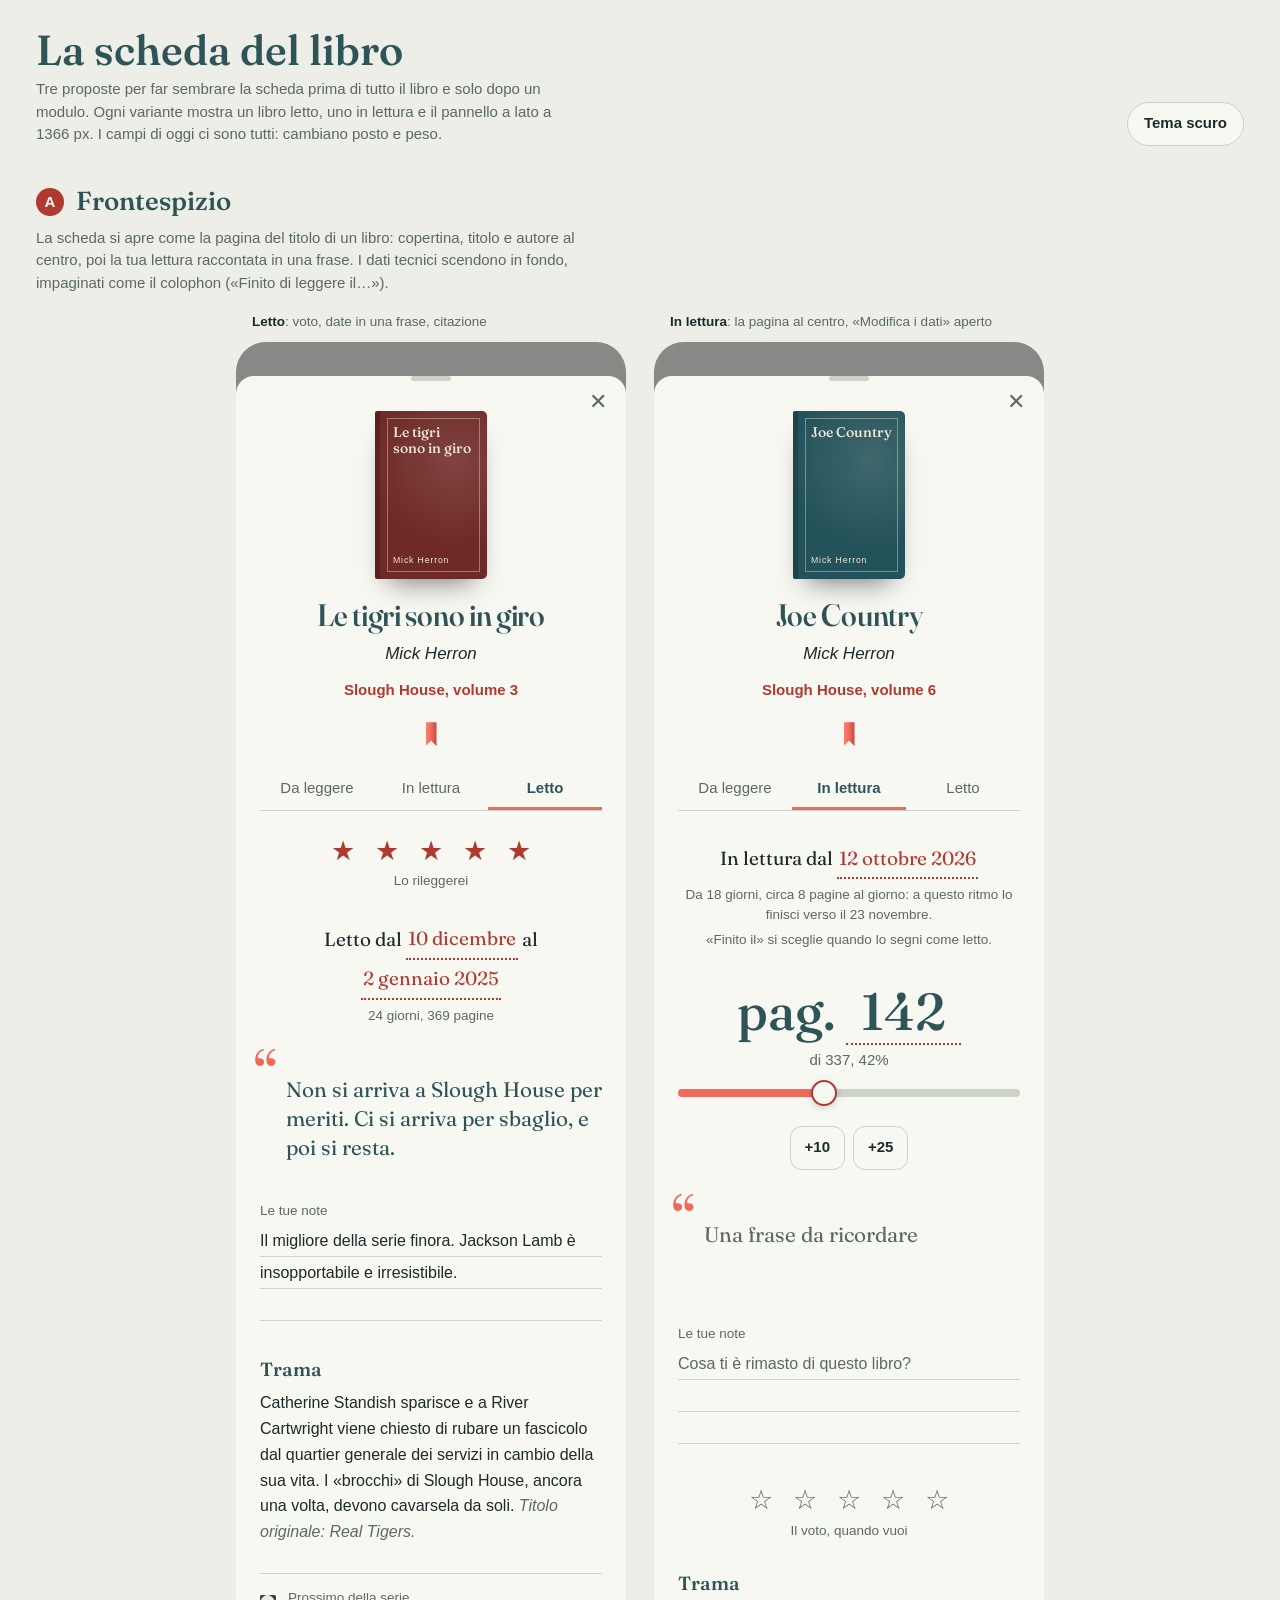
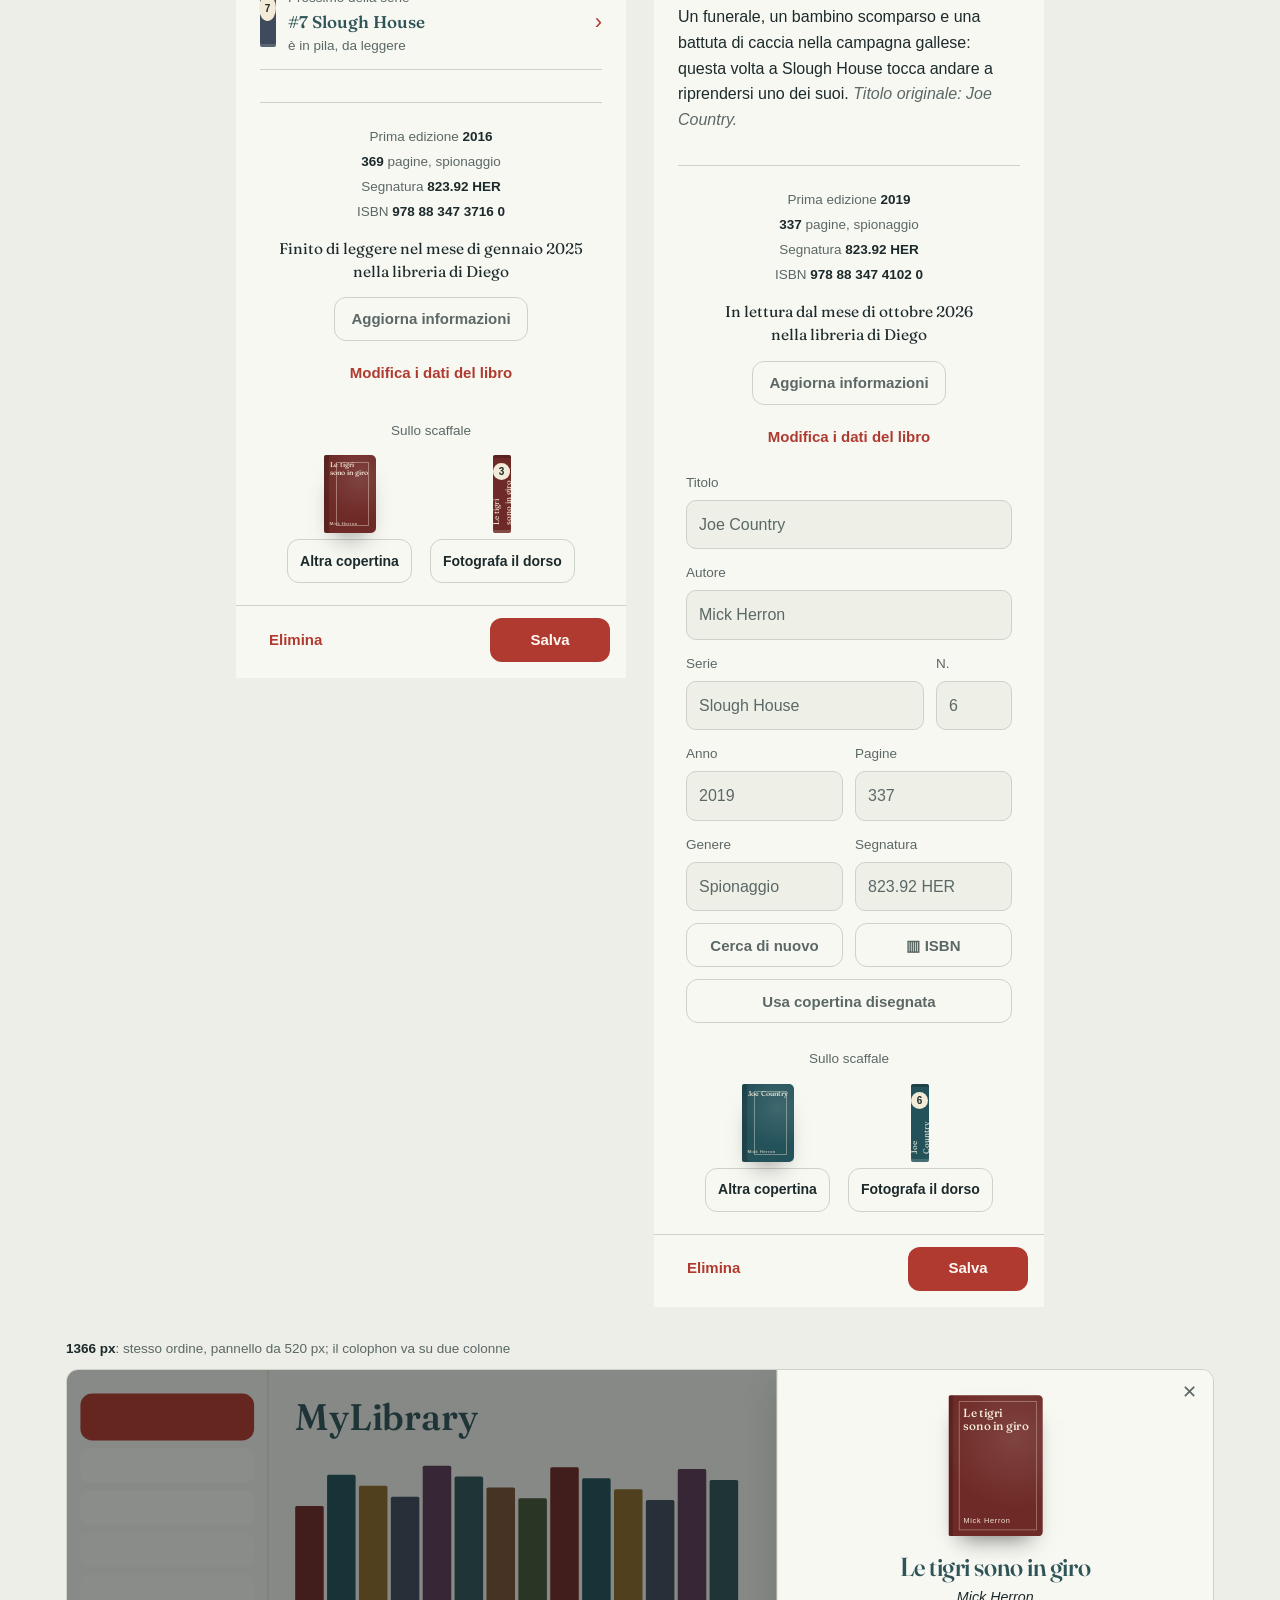
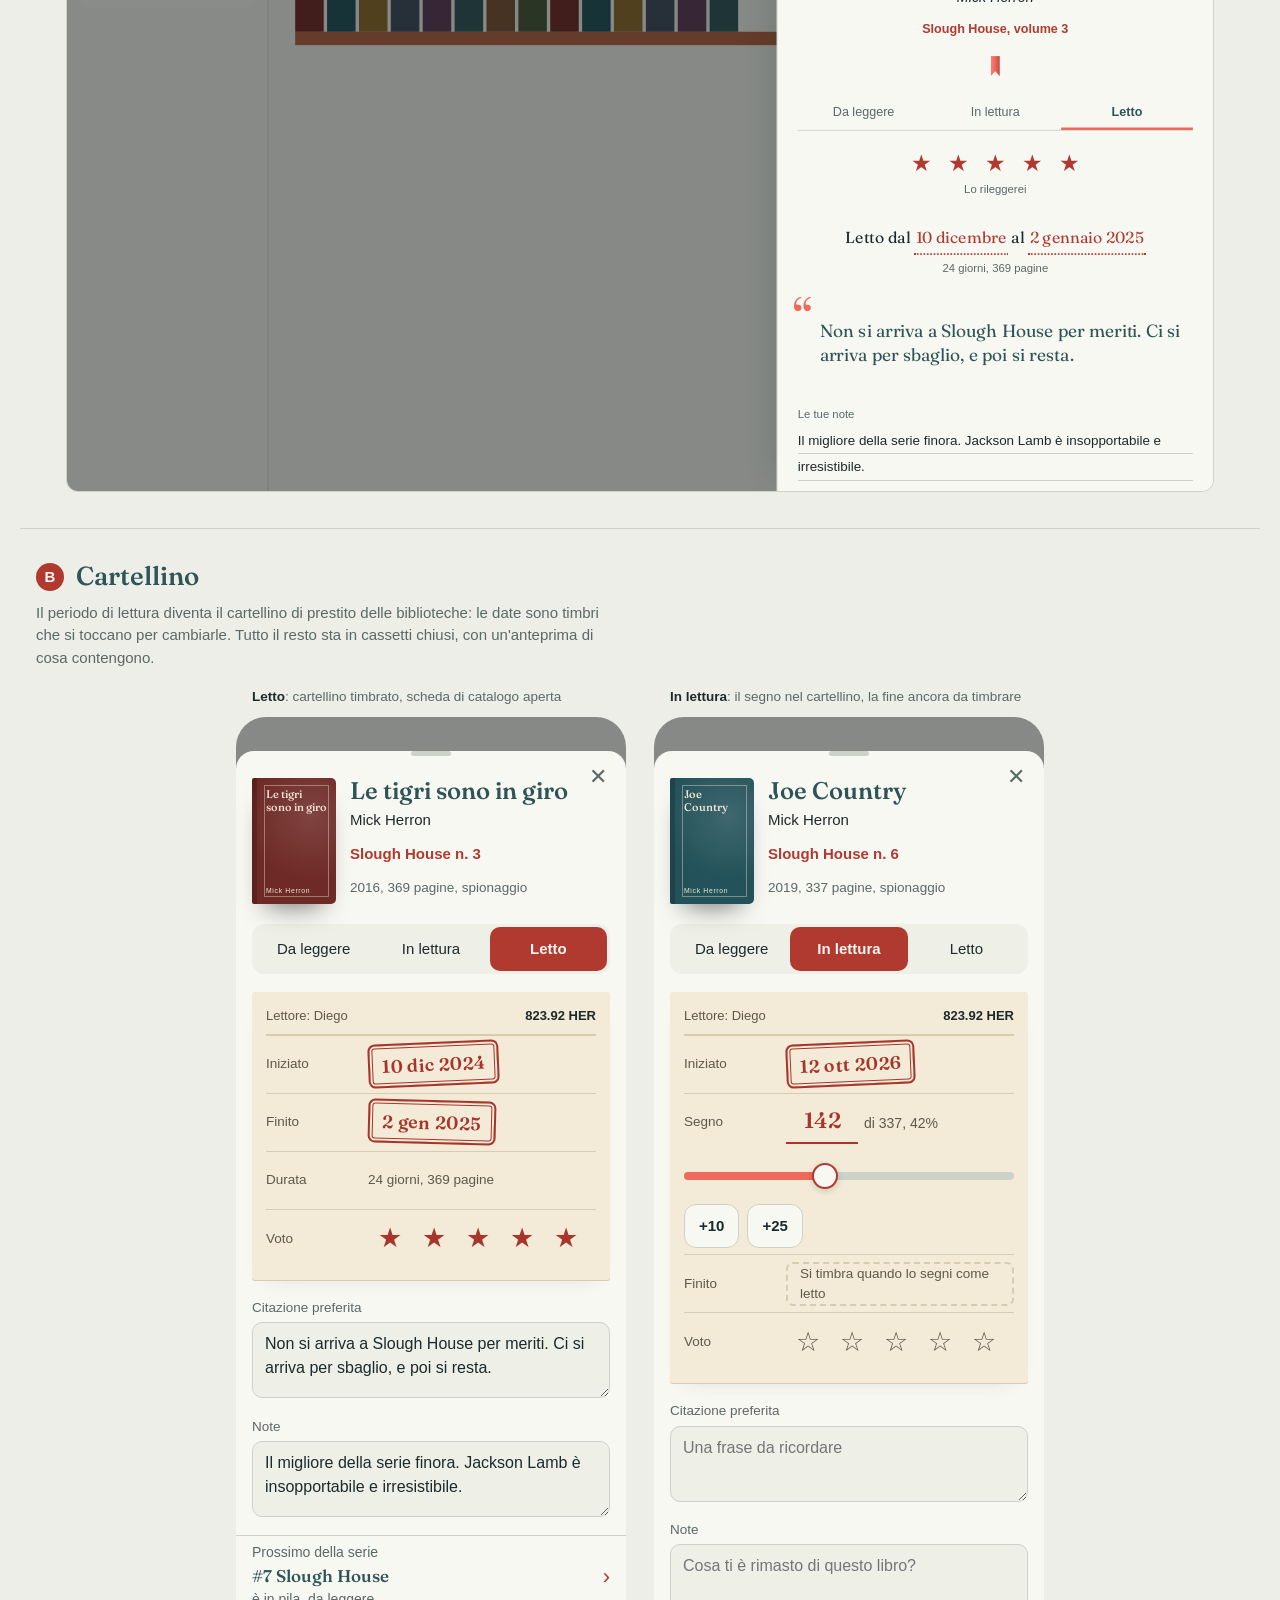
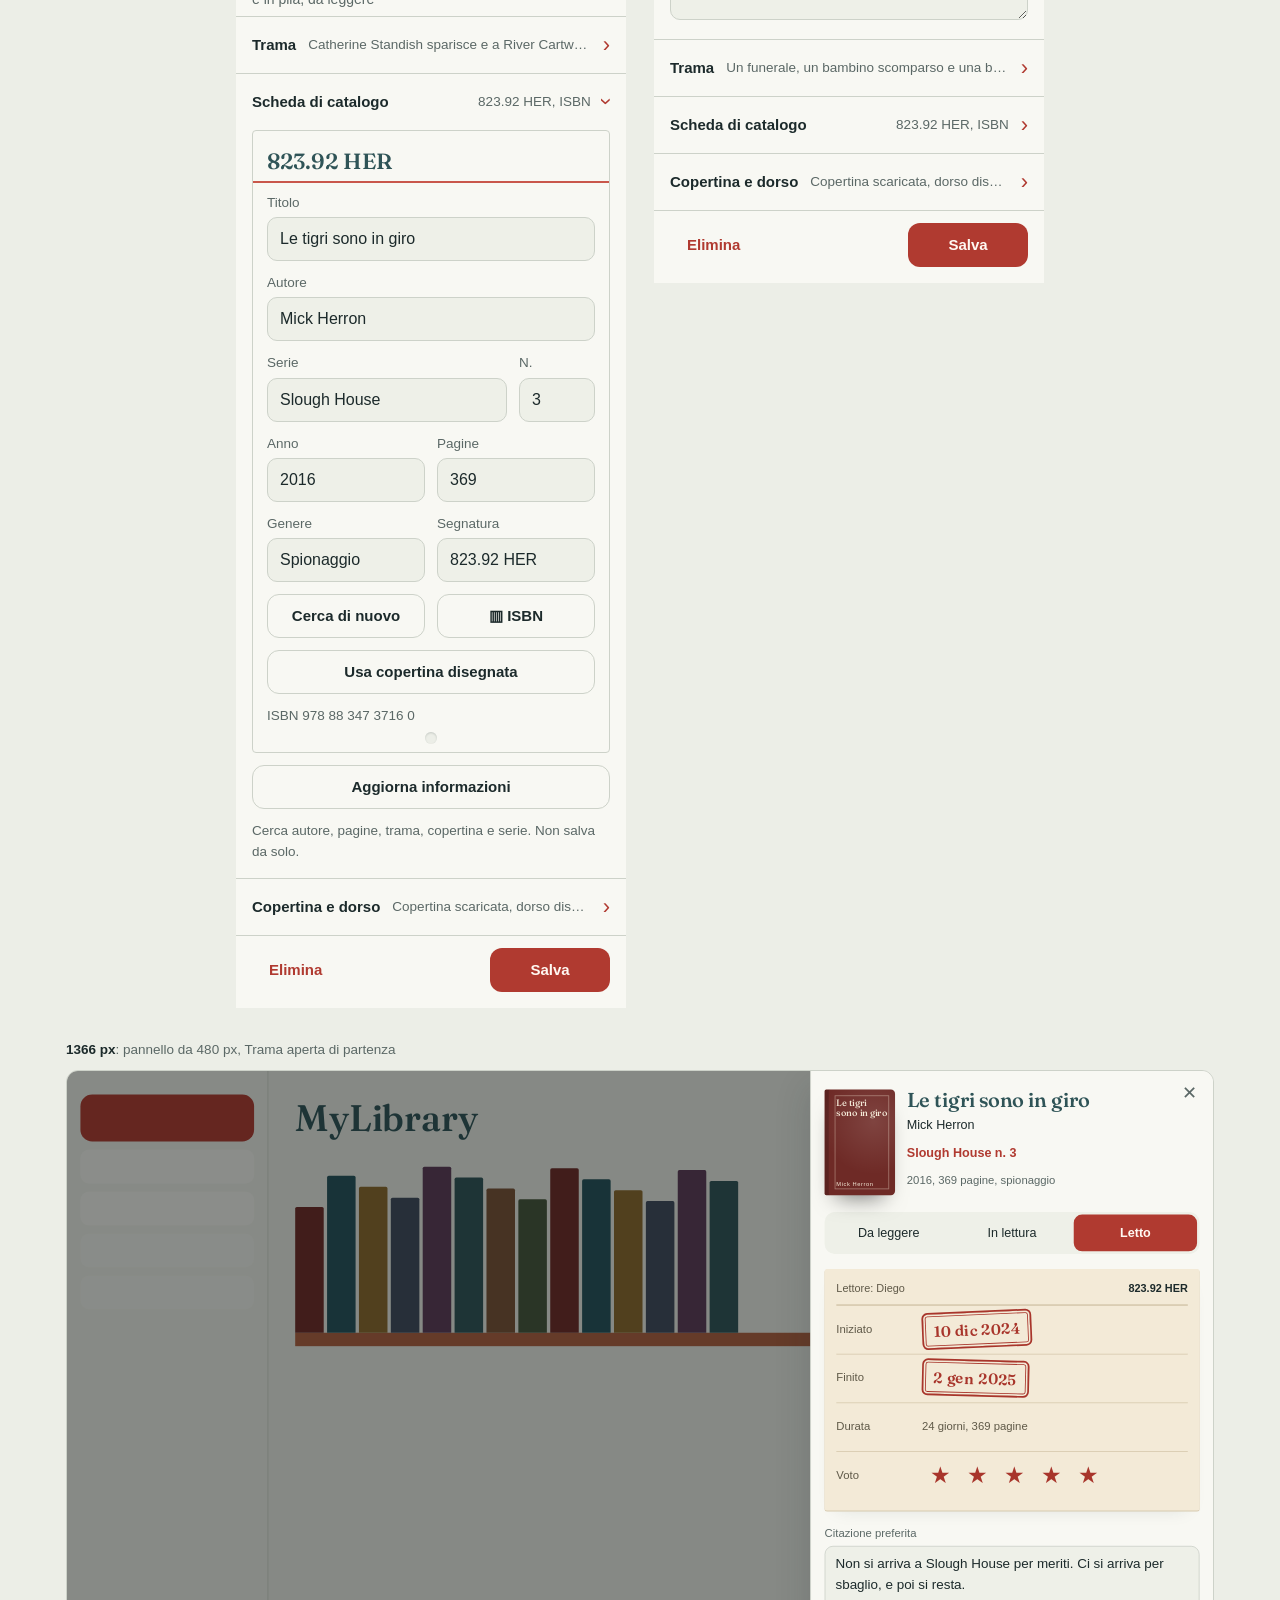
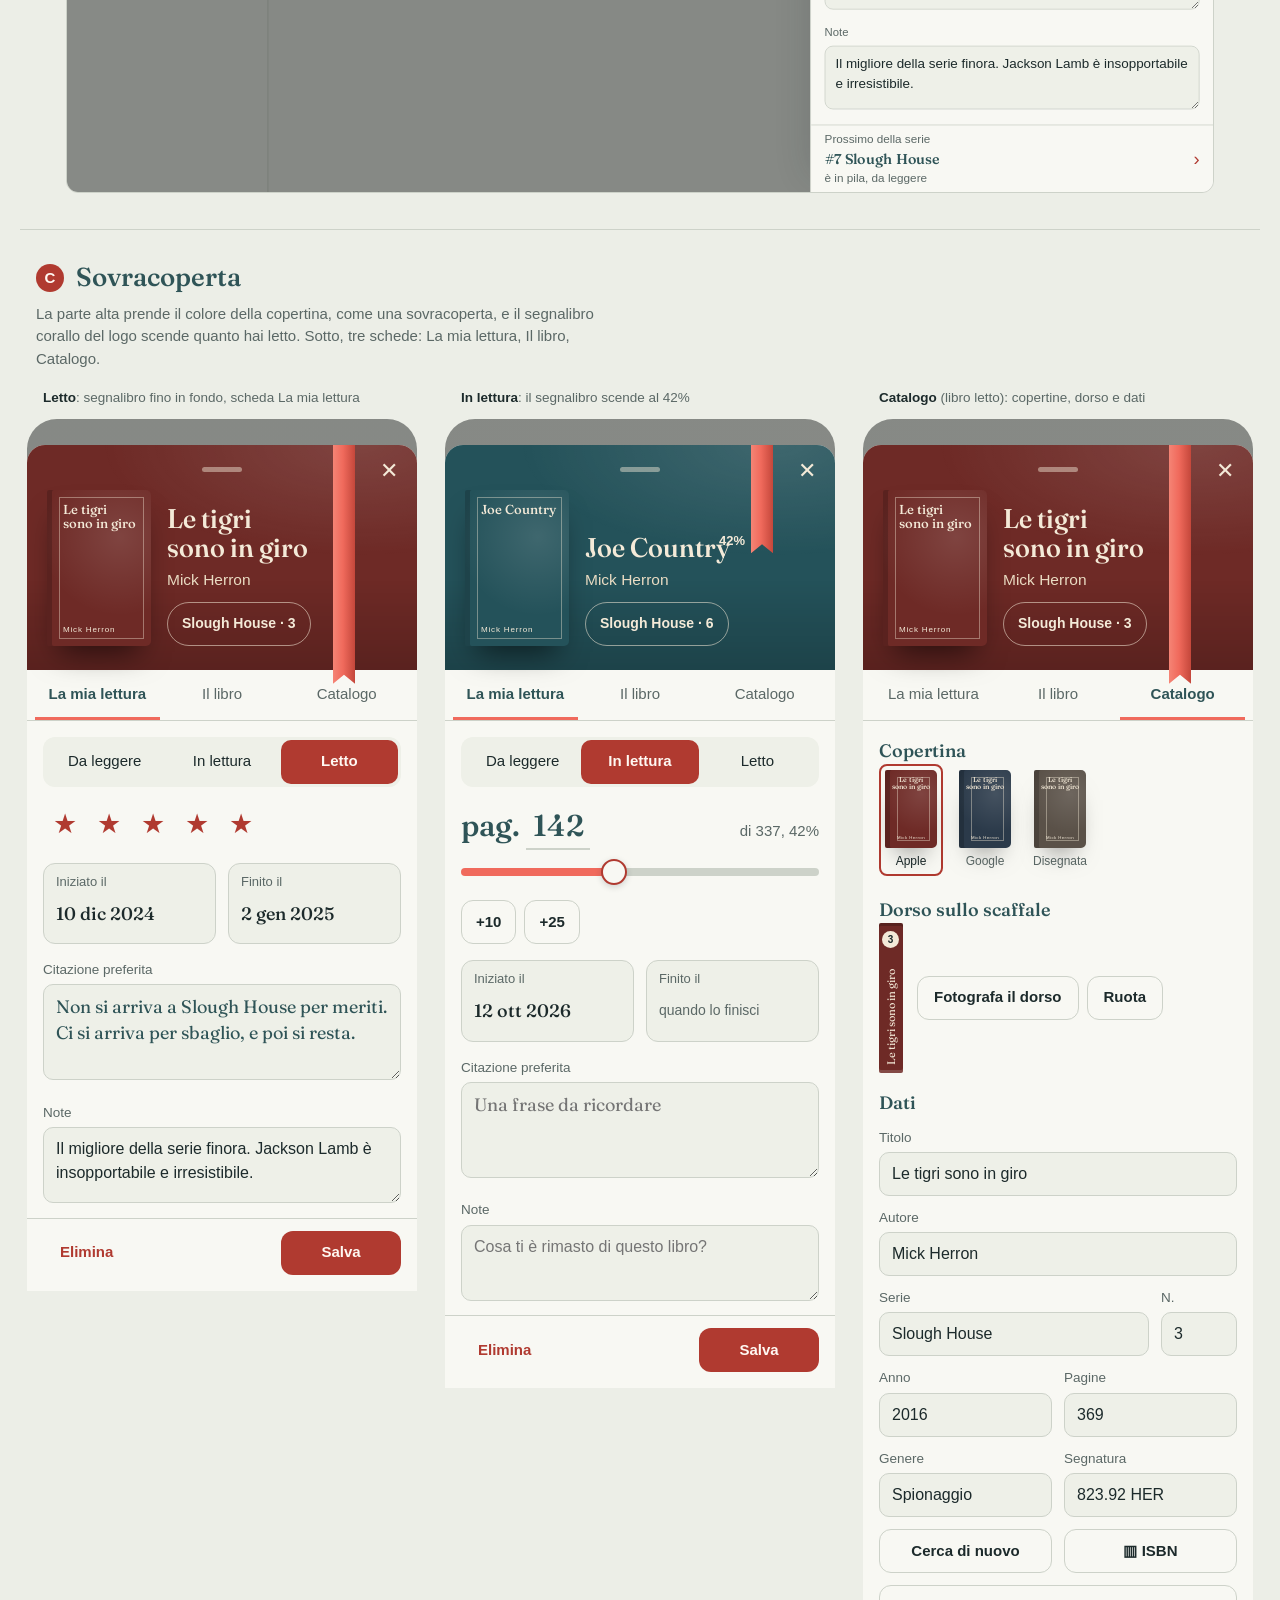
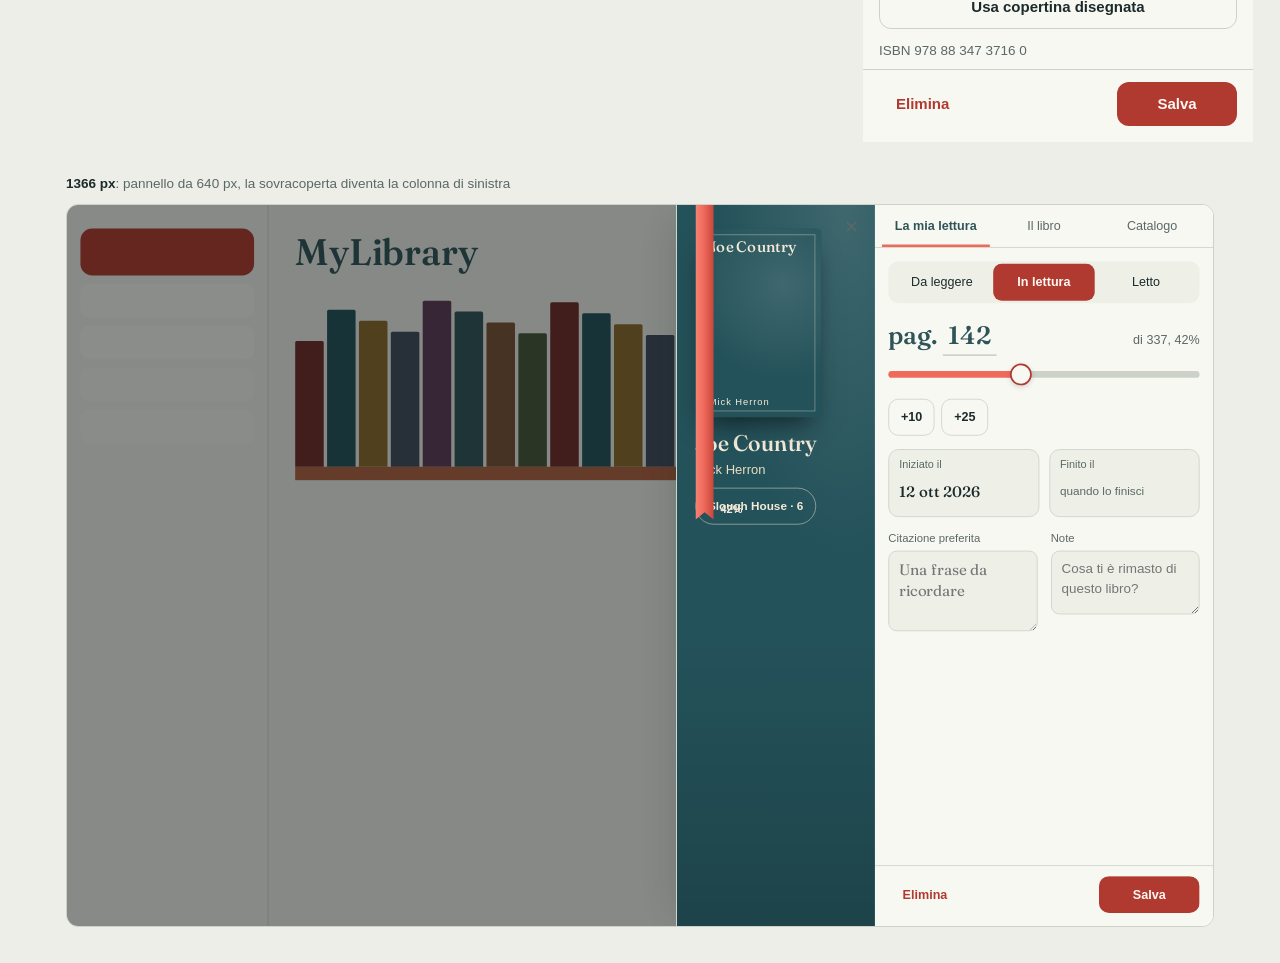
<file: design/proposte/scheda.html>
<!doctype html>
<html lang="it">
<head>
<meta charset="utf-8">
<meta name="viewport" content="width=device-width, initial-scale=1">
<title>Scheda del libro</title>
<meta name="description" content="Tre proposte per la scheda del libro di MyLibrary: Frontespizio, Cartellino, Sovracoperta.">
<link rel="preconnect" href="https://fonts.googleapis.com">
<link rel="preconnect" href="https://fonts.gstatic.com" crossorigin>
<link href="https://fonts.googleapis.com/css2?family=Fraunces:opsz,wght@9..144,400..600&display=swap" rel="stylesheet">
<style>
/* Token: gli stessi di style.css (v72), più la carta del cartellino (B) */
:root {
  --bg: #ECEEE7; --surface: #F8F8F3; --well: #EEF0E8; --ink: #1C2A2B; --muted: #5B6866; --rule: #CDD2C9;
  --accent: #B03A30; --accent-ink: #FFF8F2; --title: #2F5457; --coral: #F06A5C;
  --shadow: rgba(28, 42, 43, .18); --scrim: rgba(10, 14, 14, .45);
  --paper: #F3EAD7; --paper-rule: #D8CBB0; --paper-muted: #5F5948; --stamp: #A8352B; --card-red: #C9574B;
  --cream: #F4EAD8;
  --display: "Fraunces", Georgia, "Times New Roman", serif;
  --body: -apple-system, BlinkMacSystemFont, "SF Pro Text", "Segoe UI", Helvetica, Arial, sans-serif;
  color-scheme: light;
}
@media (prefers-color-scheme: dark) {
  :root:not([data-theme="light"]) {
    --bg: #131919; --surface: #1C2425; --well: #232D2E; --ink: #E5E8E1; --muted: #97A29F; --rule: #2E3939;
    --accent: #F06A5C; --accent-ink: #1A0E0C; --title: #F4EAD8;
    --shadow: rgba(0,0,0,.5); --scrim: rgba(0,0,0,.6);
    --paper: #2A2721; --paper-rule: #423C31; --paper-muted: #B3AA98; --stamp: #F27D70; --card-red: #C9574B;
    color-scheme: dark;
  }
}
:root[data-theme="dark"] {
  --bg: #131919; --surface: #1C2425; --well: #232D2E; --ink: #E5E8E1; --muted: #97A29F; --rule: #2E3939;
  --accent: #F06A5C; --accent-ink: #1A0E0C; --title: #F4EAD8;
  --shadow: rgba(0,0,0,.5); --scrim: rgba(0,0,0,.6);
  --paper: #2A2721; --paper-rule: #423C31; --paper-muted: #B3AA98; --stamp: #F27D70; --card-red: #C9574B;
  color-scheme: dark;
}

* { box-sizing: border-box; }
html, body { margin: 0; background: var(--bg); color: var(--ink); }
body { font-family: var(--body); font-size: 15px; line-height: 1.5; -webkit-text-size-adjust: 100%; overflow-x: hidden; }
button, input, textarea { font: inherit; color: inherit; }
input, textarea { font-size: 16px; }
button { cursor: pointer; }
:focus-visible { outline: 2px solid var(--accent); outline-offset: 2px; }
.sr { position: absolute; width: 1px; height: 1px; overflow: hidden; clip: rect(0 0 0 0); white-space: nowrap; }

/* ---------- Pagina delle proposte ---------- */
.intro { max-width: 1240px; margin: 0 auto; padding: 28px 16px 8px; display: flex; flex-wrap: wrap; gap: 12px 24px; align-items: end; justify-content: space-between; }
.intro h1 { font-family: var(--display); font-weight: 560; font-size: clamp(30px, 7vw, 42px); line-height: 1.05; margin: 0; color: var(--title); }
.intro p { margin: 6px 0 0; color: var(--muted); max-width: 62ch; }
.theme { min-height: 44px; padding: 0 16px; border-radius: 22px; border: 1px solid var(--rule); background: var(--surface); font-weight: 600; }
.variant { max-width: 1240px; margin: 0 auto; padding: 28px 0 36px; border-top: 1px solid var(--rule); }
.intro + .variant { border-top: 0; }
.vhead { padding: 0 16px 18px; }
.vhead h2 { margin: 0; font-family: var(--display); font-weight: 560; font-size: 26px; color: var(--title); display: flex; gap: 12px; align-items: baseline; }
.vhead h2 .vl { font-size: 15px; font-family: var(--body); font-weight: 700; color: var(--accent-ink); background: var(--accent); width: 28px; height: 28px; border-radius: 50%; display: inline-grid; place-items: center; flex: none; transform: translateY(-3px); }
.vhead p { margin: 6px 0 0; color: var(--muted); max-width: 70ch; }
.frames { display: flex; flex-wrap: wrap; gap: 32px 28px; justify-content: center; align-items: flex-start; }
.frame { margin: 0; width: 390px; max-width: 100%; }
.frame > figcaption { padding: 0 16px 10px; font-size: 13.5px; color: var(--muted); }
.frame > figcaption b { color: var(--ink); }
.phone { background: var(--scrim); background: linear-gradient(var(--scrim), var(--scrim)), var(--bg); padding-top: 26px; border-radius: 30px 30px 0 0; overflow: hidden; }
.frame.wide { width: 100%; max-width: 1180px; padding: 0 16px; }
.frame.wide > figcaption { padding-inline: 0; }
.deskwrap { --k: .5; width: 100%; aspect-ratio: 1366 / 860; position: relative; overflow: hidden; border-radius: 12px; border: 1px solid var(--rule); }
.desk { position: absolute; top: 0; left: 0; width: 1366px; height: 860px; transform: scale(var(--k)); transform-origin: 0 0; background: var(--bg); }
body.solo > *:not(.variant.keep) { display: none; }
body.solo .variant.keep { padding: 0; max-width: none; border: 0; }
body.solo .variant.keep > .vhead, body.solo .variant.keep .frame:not(.wide) { display: none; }
body.solo .frame.wide { padding: 0; max-width: none; }
body.solo .frame.wide > figcaption { display: none; }
body.solo .deskwrap { width: 1366px; border: 0; border-radius: 0; }

/* App finta dietro il pannello (1366 px) */
.app-side { position: absolute; inset: 0 auto 0 0; width: 240px; background: var(--well); border-right: 1px solid var(--rule); padding: 28px 16px; display: flex; flex-direction: column; gap: 10px; }
.app-side .add { height: 56px; border-radius: 14px; background: var(--accent); }
.app-side i { display: block; height: 40px; border-radius: 10px; background: var(--surface); opacity: .8; }
.app-main { position: absolute; left: 272px; top: 22px; right: 0; }
.app-main .logo { font-family: var(--display); font-weight: 560; font-size: 44px; color: var(--title); }
.app-main .shelf { margin-top: 30px; height: 210px; display: flex; align-items: flex-end; gap: 4px; border-bottom: 16px solid #B1603F; width: 640px; }
.app-main .shelf span { width: 34px; border-radius: 2px 2px 0 0; }
.desk .dim { position: absolute; inset: 0; background: var(--scrim); }
.desk .panel { position: absolute; top: 0; right: 0; bottom: 0; overflow: hidden; background: var(--surface); border-left: 1px solid var(--rule); box-shadow: -20px 0 40px -20px var(--shadow); }

/* ---------- Pezzi comuni della scheda ---------- */
.sheet { background: var(--surface); border-radius: 18px 18px 0 0; position: relative; }
.pc .sheet, .sheet.pc { border-radius: 0; }
.grab { width: 40px; height: 5px; border-radius: 3px; background: var(--rule); margin: 8px auto 0; }
.pc .grab { display: none; }
.x { position: absolute; top: 4px; right: 6px; width: 44px; height: 44px; border: 0; background: none; border-radius: 50%; color: var(--muted); font-size: 22px; line-height: 1; z-index: 3; }
.x:hover { background: var(--well); }
.cv { position: relative; color: #F4EAD8; background: var(--c); border-radius: 2px 5px 5px 2px; display: flex; flex-direction: column; justify-content: space-between; overflow: hidden; box-shadow: inset 5px 0 0 rgba(0,0,0,.18), 0 16px 26px -14px rgba(0,0,0,.55); flex: none; }
.cv::after { content: ""; position: absolute; inset: 7px 7px 7px 12px; border: 1px solid rgba(244,234,216,.4); }
.cv .ct { font-family: var(--display); font-weight: 500; line-height: 1.1; position: relative; z-index: 1; text-wrap: balance; }
.cv .ca { font-size: .62em; letter-spacing: .1em; position: relative; z-index: 1; }
.cv::before { content: ""; position: absolute; inset: 0; background: radial-gradient(circle at 70% 30%, rgba(255,255,255,.12), transparent 60%); }
.spine { width: 24px; height: 112px; background: var(--c); color: #F4EAD8; border-radius: 2px; writing-mode: vertical-rl; transform: rotate(180deg); font-family: var(--display); font-size: 11px; display: flex; align-items: center; justify-content: space-between; padding: 8px 0; box-shadow: inset 0 3px 0 rgba(255,255,255,.15), inset 0 -3px 0 rgba(0,0,0,.2); flex: none; }
.spine .sno { writing-mode: horizontal-tb; transform: rotate(180deg); background: #F4EAD8; color: #1C2A2B; font: 700 10px var(--body); border-radius: 50%; width: 17px; height: 17px; display: grid; place-items: center; }

.btn { min-height: 44px; padding: 0 16px; border-radius: 12px; border: 1px solid var(--rule); background: var(--surface); font-weight: 600; font-size: 15px; display: inline-flex; align-items: center; justify-content: center; gap: 8px; }
.btn.primary { background: var(--accent); color: var(--accent-ink); border-color: transparent; }
.btn.link { border: 0; background: none; color: var(--accent); padding: 0 8px; }
.btn.danger { color: var(--accent); border-color: transparent; background: none; }
.stars { display: flex; gap: 0; }
.stars button { width: 44px; height: 44px; border: 0; background: none; font-size: 27px; line-height: 1; color: var(--muted); padding: 0; }
.stars button.on { color: var(--accent); }
.seg { display: grid; grid-template-columns: repeat(3, 1fr); background: var(--well); border-radius: 12px; padding: 3px; }
.seg button { min-height: 44px; border: 0; background: none; border-radius: 10px; font-size: 15px; color: var(--ink); }
.seg button[aria-checked="true"] { background: var(--accent); color: var(--accent-ink); font-weight: 600; }
.lab { font-size: 13.5px; color: var(--muted); display: block; margin-bottom: 4px; }
.field input, .field textarea { width: 100%; min-height: 44px; border: 1px solid var(--rule); background: var(--well); border-radius: 10px; padding: 9px 12px; }
.field textarea { min-height: 76px; resize: vertical; }
.grid2 { display: grid; grid-template-columns: 1fr 1fr; gap: 12px; }
.grid-ser { display: grid; grid-template-columns: 1fr 76px; gap: 12px; }
/* Data leggibile con il selettore nativo sopra, invisibile: niente «mm/dd/yyyy» */
.dt { position: relative; display: inline-flex; align-items: center; min-height: 44px; }
.dt input { position: absolute; inset: 0; width: 100%; height: 100%; opacity: 0; border: 0; padding: 0; cursor: pointer; }
.dt:focus-within { outline: 2px solid var(--accent); outline-offset: 2px; border-radius: 6px; }
.dt input:disabled { cursor: default; }
input[type="range"].track { -webkit-appearance: none; appearance: none; width: 100%; height: 44px; background: none; margin: 0; --pct: 42; }
input[type="range"].track::-webkit-slider-runnable-track { height: 8px; border-radius: 4px; background: linear-gradient(90deg, var(--coral) calc(var(--pct) * 1%), var(--rule) 0); }
input[type="range"].track::-moz-range-track { height: 8px; border-radius: 4px; background: linear-gradient(90deg, var(--coral) calc(var(--pct) * 1%), var(--rule) 0); }
input[type="range"].track::-webkit-slider-thumb { -webkit-appearance: none; width: 26px; height: 26px; margin-top: -9px; border-radius: 50%; background: var(--surface); border: 2px solid var(--accent); box-shadow: 0 2px 6px var(--shadow); }
input[type="range"].track::-moz-range-thumb { width: 22px; height: 22px; border-radius: 50%; background: var(--surface); border: 2px solid var(--accent); }
.bar { display: flex; gap: 8px; align-items: center; padding: 12px 16px 16px; border-top: 1px solid var(--rule); background: var(--surface); }
.bar .sp { flex: 1; }
.bar .primary { min-width: 120px; }
.note { font-size: 13.5px; color: var(--muted); margin: 0; }
.pq { display: flex; gap: 8px; }
.pq .btn { padding: 0 14px; }
details > summary { list-style: none; cursor: pointer; }
details > summary::-webkit-details-marker { display: none; }

/* ================= A · Frontespizio ================= */
.vA .fp { text-align: center; padding: 30px 24px 6px; }
.vA .fp .cv { width: 112px; height: 168px; margin: 0 auto 20px; padding: 14px 12px 12px 18px; font-size: 14px; text-align: left; }
.vA .fp h3 { font-family: var(--display); font-weight: 560; font-size: 31px; line-height: 1.08; letter-spacing: -.01em; margin: 0; color: var(--title); text-wrap: balance; font-variation-settings: "opsz" 96; }
.vA .fp .au { font-size: 17px; font-style: italic; margin: 8px 0 0; }
.vA .fp .ser { margin-top: 2px; }
.vA .rib { width: 11px; height: 24px; margin: 10px auto 0; background: linear-gradient(90deg, #F58475, var(--coral) 45%, #C4473B); clip-path: polygon(0 0, 100% 0, 100% 100%, 50% 76%, 0 100%); }
.vA .blk { padding: 14px 24px; }
.vA .seg { background: none; border-bottom: 1px solid var(--rule); border-radius: 0; padding: 0; }
.vA .seg button { border-radius: 0; color: var(--muted); }
.vA .seg button[aria-checked="true"] { background: none; color: var(--title); box-shadow: inset 0 -3px 0 var(--coral); }
.vA .stars { justify-content: center; }
.vA .verdict { text-align: center; font-size: 13.5px; color: var(--muted); margin: -2px 0 0; }
.vA .period { text-align: center; font-family: var(--display); font-size: 19px; line-height: 1.45; color: var(--ink); margin: 0; font-variation-settings: "opsz" 24; }
.vA .period .dt { min-height: 40px; padding: 0 2px; border-bottom: 2px dotted var(--accent); color: var(--accent); line-height: 1.2; }
.vA .period small { display: block; font-family: var(--body); font-size: 13.5px; color: var(--muted); margin-top: 6px; }
.vA .yearonly { display: block; margin: 4px auto 0; }
.vA .q { position: relative; margin: 8px 0 0; }
.vA .q .mark { position: absolute; left: -6px; top: -18px; font-family: var(--display); font-size: 64px; line-height: 1; color: var(--coral); pointer-events: none; }
.vA .q textarea { width: 100%; border: 0; background: none; resize: none; font-family: var(--display); font-size: 21px; line-height: 1.38; color: var(--title); padding: 14px 0 4px 26px; min-height: 84px; field-sizing: content; font-variation-settings: "opsz" 36; }
.vA .q textarea::placeholder, .vA .lined textarea::placeholder { color: var(--muted); }
.vA .lined textarea { width: 100%; border: 0; resize: none; background: repeating-linear-gradient(transparent 0 31px, var(--rule) 31px 32px); background-attachment: local; line-height: 32px; padding: 0; min-height: 96px; font-size: 16px; }
.vA h4 { font-family: var(--display); font-weight: 560; font-size: 19px; color: var(--title); margin: 0 0 6px; }
.vA .syn { font-size: 16px; line-height: 1.62; margin: 0; }
.vA .syn em { color: var(--muted); }
.vA .next { display: flex; align-items: center; gap: 12px; width: 100%; text-align: left; border: 0; border-top: 1px solid var(--rule); border-bottom: 1px solid var(--rule); background: none; padding: 12px 0; min-height: 64px; }
.vA .next .spine { height: 52px; width: 16px; font-size: 0; padding: 0; }
.vA .next span { flex: 1; }
.vA .next b { font-family: var(--display); font-weight: 560; font-size: 17px; color: var(--title); display: block; }
.vA .next .chev { flex: none; color: var(--accent); font-size: 22px; }
.vA .page { text-align: center; }
.vA .page .big { font-family: var(--display); font-weight: 500; font-size: 52px; line-height: 1; color: var(--title); font-variant-numeric: lining-nums tabular-nums; }
.vA .page .big input { width: 3.4ch; border: 0; border-bottom: 2px dotted var(--accent); background: none; text-align: center; font: inherit; color: inherit; padding: 0; }
.vA .page .of { color: var(--muted); font-size: 15px; margin: 4px 0 0; }
.vA .page .pq { justify-content: center; margin-top: 4px; }
.vA .colo { margin: 18px 24px 8px; padding: 22px 8px 18px; border-top: 1px solid var(--rule); text-align: center; font-size: 13.5px; line-height: 1.85; color: var(--muted); }
.vA .colo b { color: var(--ink); font-weight: 600; font-variant-numeric: tabular-nums; }
.vA .colo .fin { font-family: var(--display); font-size: 15.5px; color: var(--ink); margin: 12px 0 0; line-height: 1.5; font-variation-settings: "opsz" 14; }
.vA .colo .acts { display: flex; flex-wrap: wrap; justify-content: center; gap: 8px; margin-top: 14px; }
.vA .colo details { margin-top: 10px; text-align: left; }
.vA .colo details > summary { display: inline-flex; }
.vA .colo .edit { display: grid; gap: 12px; padding-top: 12px; }
.vA .looks { display: flex; gap: 18px; align-items: flex-end; justify-content: center; padding: 6px 24px 22px; }
.vA .looks .cv { width: 52px; height: 78px; font-size: 7px; padding: 6px; }
.vA .looks .col { display: flex; flex-direction: column; align-items: center; gap: 6px; }
.vA .looks .spine { height: 78px; width: 18px; font-size: 8px; }
.vA .looks .btn { font-size: 14px; min-height: 44px; padding: 0 12px; }
.vA .looks-h { text-align: center; font-size: 13.5px; color: var(--muted); margin: 0; padding: 0 24px 8px; }
.pc .vA .colo .facts { columns: 2; column-gap: 24px; }

/* ================= B · Cartellino ================= */
.vB .hd { display: grid; grid-template-columns: 84px 1fr; gap: 14px; padding: 22px 16px 12px; align-items: start; }
.vB .hd .cv { width: 84px; height: 126px; padding: 10px 8px 8px 14px; font-size: 11px; }
.vB .hd h3 { font-family: var(--display); font-weight: 560; font-size: 24px; line-height: 1.12; margin: 0 40px 4px 0; color: var(--title); text-wrap: balance; }
.vB .hd .au { margin: 0; }
.vB .hd .meta { margin: 2px 0 0; font-size: 13.5px; color: var(--muted); }
.vB .hd .ser { margin-left: -8px; }
.vB .pad { padding: 8px 16px; }
.vB .slip { position: relative; margin: 10px 16px 6px; background: var(--paper); color: var(--ink); border-radius: 3px; padding: 14px 14px 12px; box-shadow: 0 1px 0 var(--paper-rule), 0 10px 22px -16px var(--shadow); }
.vB .slip .sh { display: flex; justify-content: space-between; gap: 12px; font-size: 13px; color: var(--paper-muted); padding-bottom: 8px; border-bottom: 2px solid var(--paper-rule); }
.vB .slip .sh b { color: var(--ink); font-weight: 600; font-variant-numeric: tabular-nums; }
.vB .row { display: grid; grid-template-columns: 92px 1fr; gap: 10px; align-items: center; min-height: 58px; border-bottom: 1px solid var(--paper-rule); padding: 6px 0; }
.vB .row:last-child { border-bottom: 0; }
.vB .row > .k { font-size: 13.5px; color: var(--paper-muted); }
.vB .stamp { padding: 0 12px; color: var(--stamp); border: 2px solid var(--stamp); border-radius: 7px; box-shadow: inset 0 0 0 2px var(--paper), inset 0 0 0 3px var(--stamp); font-family: var(--display); font-weight: 600; font-size: 18px; letter-spacing: .02em; transform: rotate(-2.5deg); justify-self: start; font-variation-settings: "opsz" 18; transition: transform .18s; }
.vB .row:nth-child(3) .stamp { transform: rotate(1.5deg); }
.vB .stamp.press { animation: press .32s ease-out; }
@keyframes press { 0% { transform: scale(1.25) rotate(-6deg); opacity: .2; } 70% { transform: scale(.97) rotate(-2deg); opacity: 1; } 100% { transform: rotate(-2.5deg); } }
.vB .slot { min-height: 44px; border: 2px dashed var(--paper-rule); border-radius: 7px; display: flex; align-items: center; padding: 0 12px; font-size: 13.5px; color: var(--paper-muted); justify-self: stretch; }
.vB .days { font-size: 13.5px; color: var(--paper-muted); }
.vB .stars button { width: 44px; }
.vB .stars button.on { color: var(--stamp); }
.vB .stars button { color: var(--paper-muted); }
.vB .pg { display: flex; align-items: baseline; gap: 6px; flex-wrap: wrap; }
.vB .pg input { width: 72px; min-height: 44px; text-align: center; font-family: var(--display); font-size: 22px; font-weight: 560; color: var(--stamp); border: 0; border-bottom: 2px solid var(--stamp); background: none; border-radius: 0; padding: 0; }
.vB .pg span { color: var(--paper-muted); font-size: 14px; }
.vB .rowfull { grid-column: 1 / -1; }
.vB .stack { display: grid; gap: 12px; padding: 12px 16px; }
.vB .next { display: flex; align-items: center; gap: 10px; min-height: 56px; padding: 6px 16px; border: 0; background: none; width: 100%; text-align: left; border-top: 1px solid var(--rule); }
.vB .next span { flex: 1; font-size: 14px; color: var(--muted); }
.vB .next b { display: block; color: var(--title); font-family: var(--display); font-weight: 560; font-size: 17px; }
.vB .next .chev { color: var(--accent); font-size: 22px; flex: none; }
.vB details.dr { border-top: 1px solid var(--rule); }
.vB details.dr > summary { min-height: 56px; display: flex; align-items: center; gap: 12px; padding: 6px 16px; }
.vB details.dr > summary .t { font-weight: 600; flex: none; }
.vB details.dr > summary .pv { flex: 1; min-width: 0; text-align: right; font-size: 13.5px; color: var(--muted); white-space: nowrap; overflow: hidden; text-overflow: ellipsis; }
.vB details.dr > summary::after { content: "›"; font-size: 22px; color: var(--accent); transition: transform .2s; flex: none; }
.vB details.dr[open] > summary::after { transform: rotate(90deg); }
.vB .dr .in { padding: 0 16px 16px; display: grid; gap: 12px; }
.vB .card { background: var(--surface); border: 1px solid var(--rule); border-radius: 4px; padding: 14px 14px 26px; position: relative; display: grid; gap: 12px; background-image: linear-gradient(var(--card-red), var(--card-red)); background-size: 100% 2px; background-position: 0 50px; background-repeat: no-repeat; }
.vB .card::after { content: ""; position: absolute; bottom: 8px; left: 50%; width: 12px; height: 12px; margin-left: -6px; border-radius: 50%; background: var(--bg); box-shadow: inset 0 1px 2px var(--shadow); }
.vB .card .cn { font-family: var(--display); font-size: 22px; font-weight: 560; color: var(--title); font-variant-numeric: tabular-nums; height: 36px; }
.vB .card .isbn { font-size: 13.5px; color: var(--muted); font-variant-numeric: tabular-nums; }
.vB .syn { margin: 0; font-size: 15.5px; line-height: 1.6; }

/* ================= C · Sovracoperta ================= */
.vC { --book: #6E2A26; }
.vC .jacket { position: relative; background: var(--book); color: var(--cream); padding: 14px 20px 24px; border-radius: 18px 18px 0 0; overflow: visible; }
.pc .vC .jacket { border-radius: 0; }
.vC .jacket::before { content: ""; position: absolute; inset: 0; border-radius: inherit; background: radial-gradient(120% 90% at 85% 0%, rgba(255,255,255,.12), transparent 55%), linear-gradient(transparent 60%, rgba(0,0,0,.18)); pointer-events: none; }
.vC .grab { background: rgba(244,234,216,.45); }
.vC .x { color: var(--cream); }
.vC .x:hover { background: rgba(0,0,0,.2); }
.vC .jk { position: relative; display: grid; grid-template-columns: 104px 1fr; gap: 16px; align-items: end; margin-top: 18px; padding-right: 76px; }
.vC .jk .cv { width: 104px; height: 156px; padding: 12px 10px 10px 16px; font-size: 13px; box-shadow: inset 5px 0 0 rgba(0,0,0,.18), 0 18px 30px -12px rgba(0,0,0,.6); }
.vC .jk h3 { font-family: var(--display); font-weight: 560; font-size: 27px; line-height: 1.08; margin: 0; text-wrap: balance; font-variation-settings: "opsz" 72; }
.vC .jk .au { margin: 6px 0 0; font-size: 15.5px; color: #EADCC3; }
.vC .jk .ser { margin-top: 10px; min-height: 44px; border: 1px solid rgba(244,234,216,.55); border-radius: 22px; padding: 0 14px; background: none; color: var(--cream); font-weight: 600; font-size: 14px; }
.vC .ribbon { position: absolute; top: 0; right: 62px; width: 22px; height: calc(var(--pct) * 1% + 14px); max-height: calc(100% + 26px); background: linear-gradient(90deg, #F58475, var(--coral) 45%, #C4473B); clip-path: polygon(0 0, 100% 0, 100% 100%, 50% calc(100% - 9px), 0 100%); z-index: 4; transition: height .5s cubic-bezier(.2,.8,.2,1); box-shadow: 0 2px 4px rgba(0,0,0,.3); }
.vC .rlab { position: absolute; right: 90px; top: calc(var(--pct) * 1% - 8px); font-size: 13px; font-weight: 700; color: var(--cream); z-index: 4; transition: top .5s cubic-bezier(.2,.8,.2,1); }
.vC .tabs { display: grid; grid-template-columns: repeat(3, 1fr); border-bottom: 1px solid var(--rule); background: var(--surface); padding: 0 8px; }
.vC .tabs button { min-height: 50px; border: 0; background: none; color: var(--muted); font-size: 15px; }
.vC .tabs button[aria-selected="true"] { color: var(--title); font-weight: 600; box-shadow: inset 0 -3px 0 var(--coral); }
.vC .tp { padding: 16px 16px 8px; display: grid; gap: 16px; }
.vC .tp h4 { font-family: var(--display); font-weight: 560; font-size: 18px; color: var(--title); margin: 0; }
.vC .dates { display: grid; grid-template-columns: 1fr 1fr; gap: 12px; }
.vC .dbox { display: flex; flex-direction: column; align-items: stretch; border: 1px solid var(--rule); background: var(--well); border-radius: 12px; padding: 8px 12px; min-height: 64px; text-align: left; }
.vC .dbox .k { font-size: 13px; color: var(--muted); }
.vC .dbox .v { font-family: var(--display); font-size: 18px; font-weight: 500; color: var(--ink); }
.vC .dbox.off .v { color: var(--muted); font-family: var(--body); font-size: 14px; }
.vC .pgline { display: flex; align-items: baseline; justify-content: space-between; gap: 8px; }
.vC .pgline .n { font-family: var(--display); font-size: 30px; font-weight: 560; color: var(--title); }
.vC .pgline .n input { width: 3.2ch; border: 0; border-bottom: 2px solid var(--rule); background: none; font: inherit; color: inherit; text-align: center; padding: 0; }
.vC .pgline .of { color: var(--muted); }
.vC .quote textarea { font-family: var(--display); font-size: 18px; line-height: 1.4; color: var(--title); min-height: 96px; }
.vC .picks { display: flex; gap: 10px; overflow-x: auto; padding-bottom: 4px; }
.vC .pick { border: 2px solid transparent; border-radius: 8px; padding: 4px; background: none; display: flex; flex-direction: column; align-items: center; gap: 4px; font-size: 12px; color: var(--muted); min-width: 64px; }
.vC .pick.on { border-color: var(--accent); color: var(--ink); }
.vC .pick .cv { width: 52px; height: 78px; font-size: 7px; padding: 6px; }
.vC .sprow .spine { height: 150px; }
.vC .sprow { display: flex; gap: 14px; align-items: center; }
.vC .sprow .acts { display: flex; flex-wrap: wrap; gap: 8px; }
/* Pannello largo su computer: la sovracoperta diventa la colonna di sinistra */
.pc .vC { display: grid; grid-template-columns: 236px 1fr; height: 860px; }
.pc .vC .jacket { height: 100%; padding: 28px 22px; }
.pc .vC .jk { grid-template-columns: 1fr; padding-right: 0; margin-top: 0; align-items: start; }
.pc .vC .jk .cv { width: 150px; height: 225px; font-size: 18px; }
.pc .vC .ribbon { right: auto; left: 22px; }
.pc .vC .rlab { right: auto; left: 52px; }
.pc .vC .body { overflow: hidden; display: flex; flex-direction: column; }
.pc .vC .tp { grid-template-columns: 1fr 1fr; align-content: start; }
.pc .vC .tp > .full { grid-column: 1 / -1; }
.pc .vC .bar { margin-top: auto; }
.pc .vC .x { color: var(--muted); }

@media (prefers-reduced-motion: reduce) {
  *, *::before, *::after { animation: none !important; transition: none !important; }
}
</style>
</head>
<body>
<header class="intro">
  <div>
    <h1>La scheda del libro</h1>
    <p>Tre proposte per far sembrare la scheda prima di tutto il libro e solo dopo un modulo. Ogni variante mostra un libro letto, uno in lettura e il pannello a lato a 1366 px. I campi di oggi ci sono tutti: cambiano posto e peso.</p>
  </div>
  <button class="theme" id="scuro" type="button" aria-pressed="false">Tema scuro</button>
</header>

<section class="variant" id="var-A">
  <div class="vhead">
    <h2><span class="vl" aria-hidden="true">A</span>Frontespizio</h2>
    <p>La scheda si apre come la pagina del titolo di un libro: copertina, titolo e autore al centro, poi la tua lettura raccontata in una frase. I dati tecnici scendono in fondo, impaginati come il colophon («Finito di leggere il…»).</p>
  </div>
  <div class="frames" id="A"></div>
</section>

<section class="variant" id="var-B">
  <div class="vhead">
    <h2><span class="vl" aria-hidden="true">B</span>Cartellino</h2>
    <p>Il periodo di lettura diventa il cartellino di prestito delle biblioteche: le date sono timbri che si toccano per cambiarle. Tutto il resto sta in cassetti chiusi, con un'anteprima di cosa contengono.</p>
  </div>
  <div class="frames" id="B"></div>
</section>

<section class="variant" id="var-C">
  <div class="vhead">
    <h2><span class="vl" aria-hidden="true">C</span>Sovracoperta</h2>
    <p>La parte alta prende il colore della copertina, come una sovracoperta, e il segnalibro corallo del logo scende quanto hai letto. Sotto, tre schede: La mia lettura, Il libro, Catalogo.</p>
  </div>
  <div class="frames" id="C"></div>
</section>

<script>
(() => {
  // ---------- Dati (da seed.json, con date, voto, citazione e pagine di esempio) ----------
  const L = { title: "Le tigri sono in giro", author: "Mick Herron", series: "Slough House", no: "3", year: 2016, pages: 369, genre: "Spionaggio", callNo: "823.92 HER", isbn: "978 88 347 3716 0", rating: 5, started: "2024-12-10", finished: "2025-01-02", c: "#6E2A26",
    quote: "Non si arriva a Slough House per meriti. Ci si arriva per sbaglio, e poi si resta.",
    notes: "Il migliore della serie finora. Jackson Lamb è insopportabile e irresistibile.",
    synopsis: "Catherine Standish sparisce e a River Cartwright viene chiesto di rubare un fascicolo dal quartier generale dei servizi in cambio della sua vita. I «brocchi» di Slough House, ancora una volta, devono cavarsela da soli.",
    orig: "Real Tigers", next: { no: "7", title: "Slough House", st: "è in pila, da leggere", c: "#3F4A5C" } };
  const R = { title: "Joe Country", author: "Mick Herron", series: "Slough House", no: "6", year: 2019, pages: 337, genre: "Spionaggio", callNo: "823.92 HER", isbn: "978 88 347 4102 0", rating: 0, started: "2026-10-12", page: 142, step: 25, c: "#24525A",
    quote: "", notes: "",
    synopsis: "Un funerale, un bambino scomparso e una battuta di caccia nella campagna gallese: questa volta a Slough House tocca andare a riprendersi uno dei suoi.", orig: "Joe Country" };
  const OGGI = "2026-10-29";
  let n = 0; const uid = p => p + (++n);
  const esc = s => String(s).replace(/[&<>"]/g, c => ({ "&": "&amp;", "<": "&lt;", ">": "&gt;", '"': "&quot;" }[c]));
  const d = v => new Date(v + "T12:00:00");
  const lungo = v => d(v).toLocaleDateString("it-IT", { day: "numeric", month: "long", year: "numeric" });
  const breve = v => d(v).toLocaleDateString("it-IT", { day: "numeric", month: "short", year: "numeric" }).replace(".", "");
  const mese = v => d(v).toLocaleDateString("it-IT", { month: "long", year: "numeric" });
  const giorni = (a, b) => Math.round((d(b) - d(a)) / 864e5) + 1;
  const pct = b => Math.round(b.page / b.pages * 100);

  const cover = (b, cls = "") => `<div class="cv ${cls}" style="--c:${b.c}" aria-hidden="true"><span class="ct">${esc(b.title)}</span><span class="ca">${esc(b.author)}</span></div>`;
  const spine = (b, short) => `<div class="spine" style="--c:${b.c}" aria-hidden="true"><span>${short ? "" : esc(b.title)}</span>${b.no ? `<span class="sno">${esc(b.no)}</span>` : ""}</div>`;
  const stars = (b, extra = "") => `<div class="stars" role="radiogroup" aria-label="Voto"${extra}>${[1, 2, 3, 4, 5].map(i => `<button type="button" role="radio" aria-checked="${b.rating === i}" aria-label="${i} ${i === 1 ? "stella" : "stelle"}" class="${b.rating >= i ? "on" : ""}">${b.rating >= i ? "★" : "☆"}</button>`).join("")}</div>`;
  const seg = (b) => { const id = uid("st"); return `<span class="sr" id="${id}">Stato</span><div class="seg" role="radiogroup" aria-labelledby="${id}">${[["da-leggere", "Da leggere"], ["in-lettura", "In lettura"], ["letto", "Letto"]].map(([k, t]) => `<button type="button" role="radio" data-v="${k}" aria-checked="${b.started && (b.finished ? k === "letto" : k === "in-lettura")}">${t}</button>`).join("")}</div>`; };
  const dt = (v, label, txt, cls = "", dis = false) => `<label class="dt ${cls}"><span class="dv">${txt}</span><input type="date" aria-label="${label}" value="${v || ""}" max="${OGGI}"${dis ? " disabled" : ""}></label>`;
  const field = (label, val, attrs = "") => { const id = uid("f"); return `<div class="field"><label class="lab" for="${id}">${label}</label><input id="${id}" value="${esc(val ?? "")}"${attrs}></div>`; };
  const area = (label, val, ph) => { const id = uid("t"); return `<div class="field"><label class="lab" for="${id}">${label}</label><textarea id="${id}" placeholder="${ph}">${esc(val)}</textarea></div>`; };
  const dataFields = b => `${field("Titolo", b.title)}${field("Autore", b.author)}
    <div class="grid-ser">${field("Serie", b.series, ' maxlength="80"')}${field("N.", b.no, ' inputmode="decimal"')}</div>
    <div class="grid2">${field("Anno", b.year, ' inputmode="numeric"')}${field("Pagine", b.pages, ' inputmode="numeric"')}</div>
    <div class="grid2">${field("Genere", b.genre)}${field("Segnatura", b.callNo)}</div>
    <div class="grid2"><button class="btn" type="button">Cerca di nuovo</button><button class="btn" type="button" aria-label="Scansiona il codice ISBN">▥ ISBN</button></div>
    <button class="btn" type="button">Usa copertina disegnata</button>`;
  const pageRange = b => `<input class="track" type="range" min="0" max="${b.pages}" value="${b.page}" style="--pct:${pct(b)}" aria-label="Avanzamento di ${esc(b.title)}" aria-valuetext="pagina ${b.page} di ${b.pages}">`;
  const pquick = b => `<div class="pq"><button class="btn" type="button" aria-label="Aggiungi 10 pagine a ${esc(b.title)}">+10</button><button class="btn" type="button" aria-label="Aggiungi ${b.step} pagine a ${esc(b.title)}">+${b.step}</button></div>`;
  const bar = () => `<div class="bar"><button class="btn danger" type="button">Elimina</button><span class="sp"></span><button class="btn primary" type="button">Salva</button></div>`;
  const top = () => `<div class="grab" aria-hidden="true"></div><button class="x" type="button" aria-label="Chiudi la scheda">✕</button>`;

  // ---------- A · Frontespizio ----------
  function A(b, pc) {
    const letto = !!b.finished;
    const g = letto ? giorni(b.started, b.finished) : giorni(b.started, OGGI);
    const ritmo = !letto && Math.round(b.page / g), resto = !letto && Math.ceil((b.pages - b.page) / ritmo);
    const fine = !letto && new Date(d(OGGI).getTime() + resto * 864e5).toLocaleDateString("it-IT", { day: "numeric", month: "long" });
    const period = letto
      ? `<p class="period">Letto dal ${dt(b.started, "Iniziato il", lungo(b.started).replace(/ \d{4}$/, ""))} al ${dt(b.finished, "Finito il", lungo(b.finished))}<small>${g} giorni, ${b.pages} pagine</small></p>`
      : `<p class="period">In lettura dal ${dt(b.started, "Iniziato il", lungo(b.started))}<small>Da ${g} giorni, circa ${ritmo} pagine al giorno: a questo ritmo lo finisci verso il ${fine}.</small></p>`;
    const page = letto ? "" : `<div class="blk page"><div class="big"><span class="sr">Pagina attuale</span>pag. <input inputmode="numeric" value="${b.page}" aria-label="Pagina attuale di ${esc(b.title)}"></div><p class="of">di ${b.pages}, ${pct(b)}%</p>${pageRange(b)}${pquick(b)}</div>`;
    const qid = uid("q"), nid = uid("n");
    return `<div class="sheet vA">${top()}
      <div class="fp">${cover(b)}<h3>${esc(b.title)}</h3><p class="au">${esc(b.author)}</p>
        <button class="btn link ser" type="button" aria-label="Mostra i libri della serie ${esc(b.series)}">${esc(b.series)}, volume ${b.no}</button>
        <div class="rib" aria-hidden="true"></div></div>
      <div class="blk">${seg(b)}</div>
      ${letto ? `<div class="blk" style="padding-top:4px">${stars(b)}<p class="verdict">Lo rileggerei</p></div>` : ""}
      <div class="blk">${period}${letto ? "" : `<p class="note" style="text-align:center;margin-top:6px">«Finito il» si sceglie quando lo segni come letto.</p>`}</div>
      ${page}
      <div class="blk"><label class="sr" for="${qid}">Citazione preferita</label><div class="q"><span class="mark" aria-hidden="true">“</span><textarea id="${qid}" rows="3" placeholder="Una frase da ricordare">${esc(b.quote)}</textarea></div></div>
      <div class="blk lined"><label class="lab" for="${nid}">Le tue note</label><textarea id="${nid}" rows="3" placeholder="Cosa ti è rimasto di questo libro?">${esc(b.notes)}</textarea></div>
      ${!letto ? `<div class="blk">${stars(b)}<p class="verdict">Il voto, quando vuoi</p></div>` : ""}
      <div class="blk"><h4>Trama</h4><p class="syn">${esc(b.synopsis)} <em>Titolo originale: ${esc(b.orig)}.</em></p></div>
      ${letto ? `<div class="blk"><button class="next" type="button" aria-label="Prossimo della serie: numero ${b.next.no}, ${esc(b.next.title)}, ${b.next.st}. Apri la scheda">${spine(b.next, true)}<span><span class="note">Prossimo della serie</span><b>#${b.next.no} ${esc(b.next.title)}</b><span class="note">${b.next.st}</span></span><span class="chev" aria-hidden="true">›</span></button></div>` : ""}
      <div class="colo">
        <div class="facts">Prima edizione <b>${b.year}</b><br><b>${b.pages}</b> pagine, ${esc(b.genre.toLowerCase())}<br>Segnatura <b>${esc(b.callNo)}</b><br>ISBN <b>${esc(b.isbn)}</b></div>
        <p class="fin">${letto ? `Finito di leggere nel mese di ${mese(b.finished)}` : `In lettura dal mese di ${mese(b.started)}`}<br>nella libreria di Diego</p>
        <div class="acts"><button class="btn" type="button">Aggiorna informazioni</button></div>
        <details${pc ? "" : (letto ? "" : " open")}><summary class="btn link" style="margin:6px auto 0;display:flex;width:max-content">Modifica i dati del libro</summary><div class="edit">${dataFields(b)}</div></details>
      </div>
      <p class="looks-h">Sullo scaffale</p>
      <div class="looks"><div class="col">${cover(b)}<button class="btn" type="button">Altra copertina</button></div><div class="col">${spine(b)}<button class="btn" type="button">Fotografa il dorso</button></div></div>
      ${bar()}</div>`;
  }

  // ---------- B · Cartellino ----------
  function B(b, pc) {
    const letto = !!b.finished;
    const rows = letto
      ? `<div class="row"><span class="k">Iniziato</span>${dt(b.started, "Iniziato il", breve(b.started), "stamp")}</div>
         <div class="row"><span class="k">Finito</span>${dt(b.finished, "Finito il", breve(b.finished), "stamp")}</div>
         <div class="row"><span class="k">Durata</span><span class="days">${giorni(b.started, b.finished)} giorni, ${b.pages} pagine</span></div>
         <div class="row"><span class="k">Voto</span>${stars(b)}</div>`
      : `<div class="row"><span class="k">Iniziato</span>${dt(b.started, "Iniziato il", breve(b.started), "stamp")}</div>
         <div class="row"><span class="k">Segno</span><div class="pg"><input inputmode="numeric" value="${b.page}" aria-label="Pagina attuale di ${esc(b.title)}"><span>di ${b.pages}, ${pct(b)}%</span></div>
           <div class="rowfull">${pageRange(b)}${pquick(b)}</div></div>
         <div class="row"><span class="k">Finito</span>${dt("", "Finito il", "Si timbra quando lo segni come letto", "slot", true)}</div>
         <div class="row"><span class="k">Voto</span>${stars(b)}</div>`;
    return `<div class="sheet vB">${top()}
      <div class="hd">${cover(b)}<div><h3>${esc(b.title)}</h3><p class="au">${esc(b.author)}</p>
        <button class="btn link ser" type="button" aria-label="Mostra i libri della serie ${esc(b.series)}">${esc(b.series)} n. ${b.no}</button>
        <p class="meta">${b.year}, ${b.pages} pagine, ${esc(b.genre.toLowerCase())}</p></div></div>
      <div class="pad">${seg(b)}</div>
      <div class="slip" aria-label="Periodo di lettura" role="group"><div class="sh"><span>Lettore: Diego</span><b>${esc(b.callNo)}</b></div>${rows}</div>
      <div class="stack">${area("Citazione preferita", b.quote, "Una frase da ricordare")}${area("Note", b.notes, "Cosa ti è rimasto di questo libro?")}</div>
      ${letto ? `<button class="next" type="button" aria-label="Prossimo della serie: numero ${b.next.no}, ${esc(b.next.title)}, ${b.next.st}. Apri la scheda"><span>Prossimo della serie<b>#${b.next.no} ${esc(b.next.title)}</b>${b.next.st}</span><span class="chev" aria-hidden="true">›</span></button>` : ""}
      <details class="dr"${pc ? " open" : ""}><summary><span class="t">Trama</span><span class="pv">${esc(b.synopsis)}</span></summary><div class="in"><p class="syn">${esc(b.synopsis)}</p><p class="note">Titolo originale: ${esc(b.orig)}</p></div></details>
      <details class="dr"${letto && !pc ? " open" : ""}><summary><span class="t">Scheda di catalogo</span><span class="pv">${esc(b.callNo)}, ISBN</span></summary><div class="in">
        <div class="card"><div class="cn">${esc(b.callNo)}</div>${dataFields(b)}<div class="isbn">ISBN ${esc(b.isbn)}</div></div>
        <button class="btn" type="button">Aggiorna informazioni</button><p class="note">Cerca autore, pagine, trama, copertina e serie. Non salva da solo.</p></div></details>
      <details class="dr"><summary><span class="t">Copertina e dorso</span><span class="pv">Copertina scaricata, dorso disegnato</span></summary><div class="in"></div></details>
      ${bar()}</div>`;
  }

  // ---------- C · Sovracoperta ----------
  function C(b, pc, tab = "lettura") {
    const letto = !!b.finished, p = letto ? 100 : pct(b);
    const ids = { l: uid("tl"), i: uid("ti"), c: uid("tc"), p: uid("tp") };
    const t = (k, id, txt) => `<button type="button" role="tab" id="${id}" aria-selected="${tab === k}" aria-controls="${ids.p}" tabindex="${tab === k ? 0 : -1}">${txt}</button>`;
    let panel;
    if (tab === "lettura") panel = `
      <div class="full">${seg(b)}</div>
      ${letto ? `<div class="full">${stars(b)}</div>` : `<div class="full"><div class="pgline"><span class="n"><span class="sr">Pagina attuale</span>pag. <input inputmode="numeric" value="${b.page}" aria-label="Pagina attuale di ${esc(b.title)}"></span><span class="of">di ${b.pages}, ${p}%</span></div>${pageRange(b)}${pquick(b)}</div>`}
      <div class="dates full">
        <div class="dbox"><span class="k">Iniziato il</span>${dt(b.started, "Iniziato il", breve(b.started), "v")}</div>
        <div class="dbox${letto ? "" : " off"}"><span class="k">Finito il</span>${letto ? dt(b.finished, "Finito il", breve(b.finished), "v") : dt("", "Finito il", "quando lo finisci", "v", true)}</div>
      </div>
      <div class="quote">${area("Citazione preferita", b.quote, "Una frase da ricordare")}</div>
      ${area("Note", b.notes, "Cosa ti è rimasto di questo libro?")}`;
    else panel = `
      <div class="full"><h4>Copertina</h4><div class="picks" role="radiogroup" aria-label="Scegli la copertina">
        <button class="pick on" type="button" role="radio" aria-checked="true">${cover(b)}Apple</button>
        <button class="pick" type="button" role="radio" aria-checked="false">${cover({ ...b, c: "#2B3A4A" })}Google</button>
        <button class="pick" type="button" role="radio" aria-checked="false">${cover({ ...b, c: "#5A5148" })}Disegnata</button></div></div>
      <div class="full"><h4>Dorso sullo scaffale</h4><div class="sprow">${spine(b)}<div class="acts"><button class="btn" type="button">Fotografa il dorso</button><button class="btn" type="button" disabled>Ruota</button></div></div></div>
      <div class="full" style="display:grid;gap:12px"><h4>Dati</h4>${dataFields(b)}<p class="note">ISBN ${esc(b.isbn)}</p></div>`;
    return `<div class="sheet vC" style="--book:${b.c}">
      <div class="jacket">${top()}<div class="ribbon" style="--pct:${p}" aria-hidden="true"></div>${letto ? "" : `<span class="rlab" style="--pct:${p}" aria-hidden="true">${p}%</span>`}
        <div class="jk">${cover(b)}<div><h3>${esc(b.title)}</h3><p class="au">${esc(b.author)}</p><button class="ser" type="button" aria-label="Mostra i libri della serie ${esc(b.series)}">${esc(b.series)} · ${b.no}</button></div></div></div>
      <div class="body"><div class="tabs" role="tablist" aria-label="Sezioni della scheda">${t("lettura", ids.l, "La mia lettura")}${t("libro", ids.i, "Il libro")}${t("catalogo", ids.c, "Catalogo")}</div>
      <div class="tp" role="tabpanel" id="${ids.p}" aria-labelledby="${tab === "lettura" ? ids.l : ids.c}">${panel}</div>
      ${bar()}</div></div>`;
  }

  // ---------- Cornici ----------
  const phone = (cap, html) => `<figure class="frame"><figcaption>${cap}</figcaption><div class="phone">${html}</div></figure>`;
  const spines = ["#6E2A26", "#24525A", "#8C6A2B", "#3F4A5C", "#5C3B57", "#2F5457", "#7A5134", "#45563A", "#6E2A26", "#24525A", "#8C6A2B", "#3F4A5C", "#5C3B57", "#2F5457"];
  const desk = (cap, html, w) => `<figure class="frame wide"><figcaption>${cap}</figcaption><div class="deskwrap"><div class="desk">
      <div class="app-side"><div class="add"></div><i></i><i></i><i style="opacity:.4"></i><i style="opacity:.4"></i></div>
      <div class="app-main"><div class="logo">MyLibrary</div><div class="shelf">${spines.map((c, i) => `<span style="background:${c};height:${150 + (i * 37) % 50}px"></span>`).join("")}</div></div>
      <div class="dim"></div><div class="panel pc" style="width:${w}px">${html}</div></div></div></figure>`;

  document.getElementById("A").innerHTML =
    phone("<b>Letto</b>: voto, date in una frase, citazione", A(L)) +
    phone("<b>In lettura</b>: la pagina al centro, «Modifica i dati» aperto", A(R)) +
    desk("<b>1366 px</b>: stesso ordine, pannello da 520 px; il colophon va su due colonne", A(L, true), 520);
  document.getElementById("B").innerHTML =
    phone("<b>Letto</b>: cartellino timbrato, scheda di catalogo aperta", B(L)) +
    phone("<b>In lettura</b>: il segno nel cartellino, la fine ancora da timbrare", B(R)) +
    desk("<b>1366 px</b>: pannello da 480 px, Trama aperta di partenza", B(L, true), 480);
  document.getElementById("C").innerHTML =
    phone("<b>Letto</b>: segnalibro fino in fondo, scheda La mia lettura", C(L)) +
    phone("<b>In lettura</b>: il segnalibro scende al 42%", C(R)) +
    phone("<b>Catalogo</b> (libro letto): copertine, dorso e dati", C(L, false, "catalogo")) +
    desk("<b>1366 px</b>: pannello da 640 px, la sovracoperta diventa la colonna di sinistra", C(R, true), 640);

  // ---------- Piccole interazioni del prototipo ----------
  document.addEventListener("change", e => {
    const i = e.target;
    if (i.type === "date" && i.value) {
      const lab = i.closest(".dt"); const dv = lab.querySelector(".dv");
      dv.textContent = lab.classList.contains("stamp") || lab.classList.contains("v") ? breve(i.value) : lungo(i.value);
      if (lab.classList.contains("stamp")) { lab.classList.remove("press"); void lab.offsetWidth; lab.classList.add("press"); }
    }
  });
  document.addEventListener("input", e => {
    const i = e.target;
    if (i.classList.contains("track")) { const p = Math.round(i.value / i.max * 100); i.style.setProperty("--pct", p); i.setAttribute("aria-valuetext", `pagina ${i.value} di ${i.max}`);
      const s = i.closest(".vC"); if (s) s.querySelectorAll(".ribbon,.rlab").forEach(r => { r.style.setProperty("--pct", p); if (r.classList.contains("rlab")) r.textContent = p + "%"; }); }
  });
  document.addEventListener("click", e => {
    const s = e.target.closest(".stars button");
    if (s) { const all = [...s.parentNode.children], k = all.indexOf(s) + 1; all.forEach((x, j) => { x.classList.toggle("on", j < k); x.textContent = j < k ? "★" : "☆"; x.setAttribute("aria-checked", j + 1 === k); }); }
    const g = e.target.closest(".seg button");
    if (g) g.parentNode.querySelectorAll("button").forEach(x => x.setAttribute("aria-checked", x === g));
  });

  // ---------- Tema e cornici da computer ----------
  const root = document.documentElement, sw = document.getElementById("scuro");
  const dark = () => root.dataset.theme ? root.dataset.theme === "dark" : matchMedia("(prefers-color-scheme: dark)").matches;
  const sync = () => { sw.setAttribute("aria-pressed", dark()); sw.textContent = dark() ? "Tema chiaro" : "Tema scuro"; };
  sw.onclick = () => { root.dataset.theme = dark() ? "light" : "dark"; sync(); };
  if (/scuro/.test(location.hash)) root.dataset.theme = "dark";
  const solo = location.hash.match(/pc-([ABC])/);
  if (solo) { document.body.classList.add("solo"); document.getElementById("var-" + solo[1]).classList.add("keep"); }
  sync();
  const fit = () => document.querySelectorAll(".deskwrap").forEach(w => w.style.setProperty("--k", w.clientWidth / 1366));
  addEventListener("resize", fit); fit();
})();
</script>
</body>
</html>
</file>
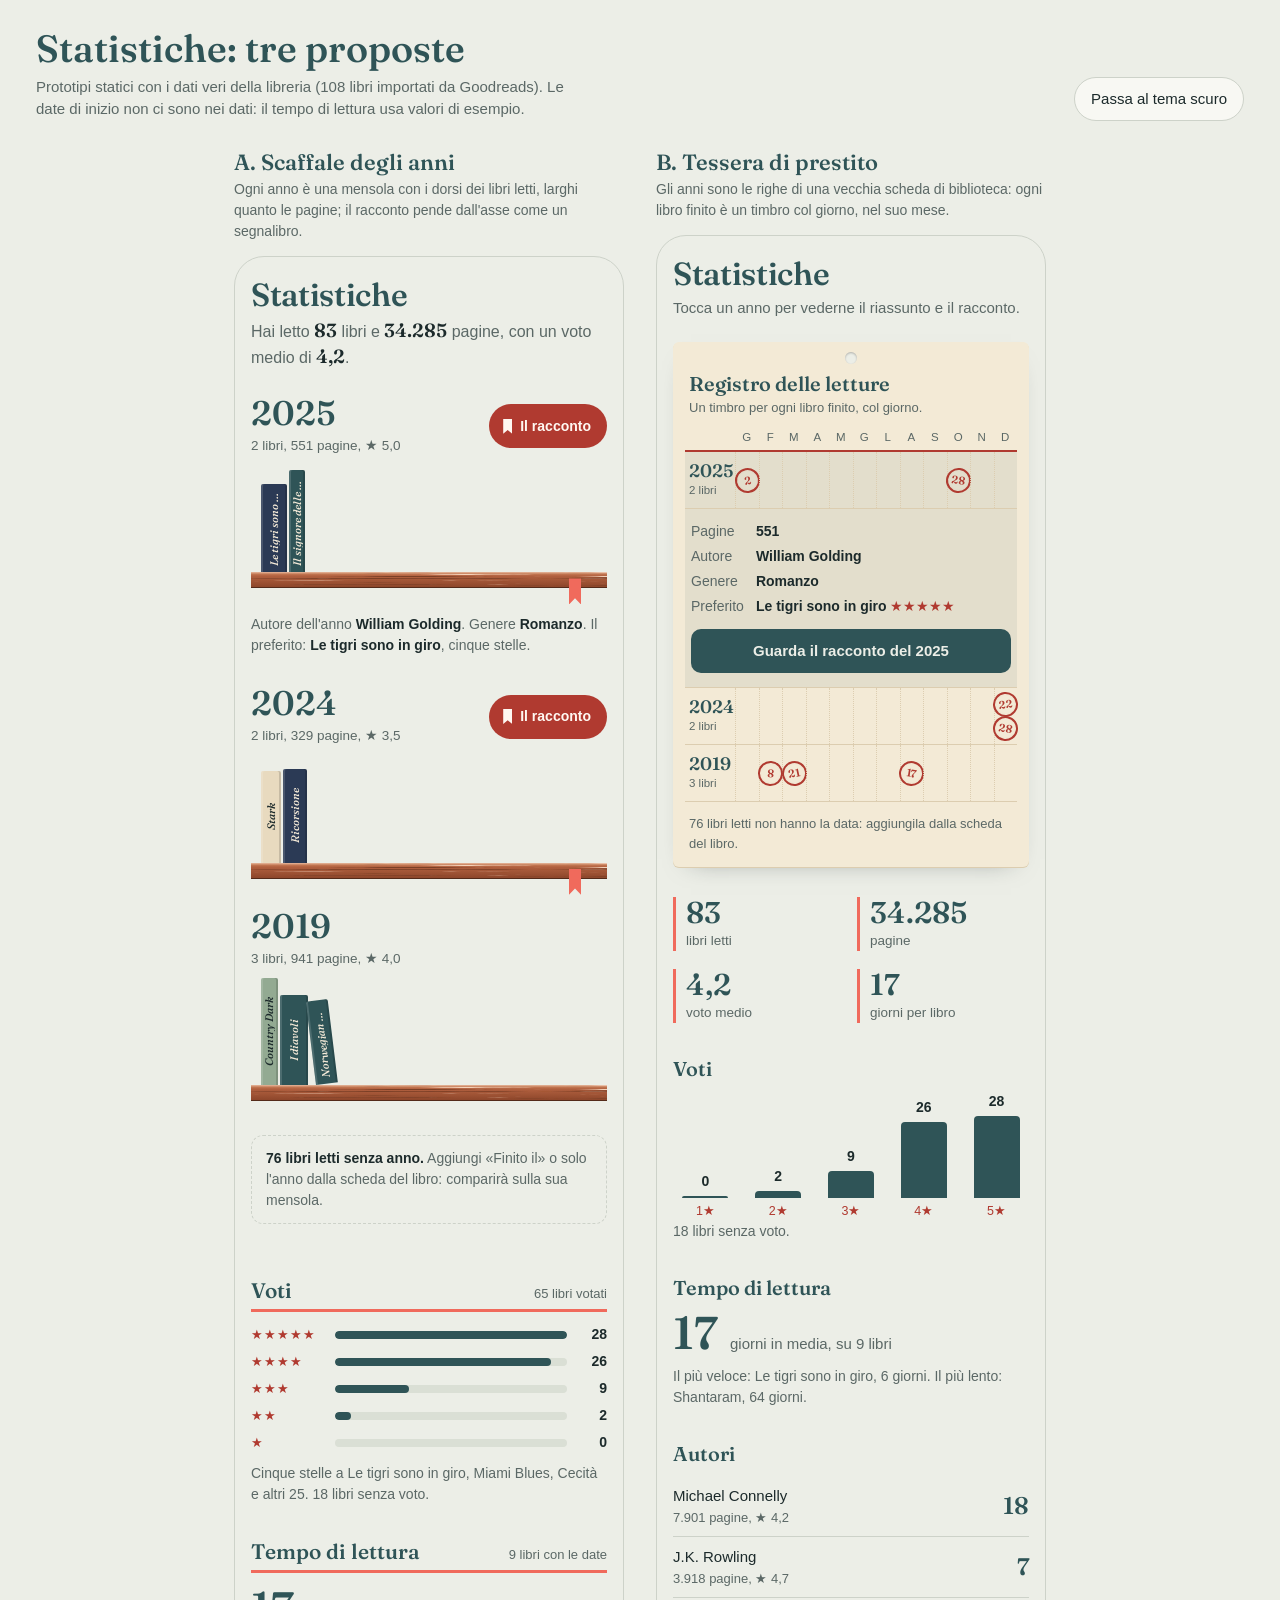
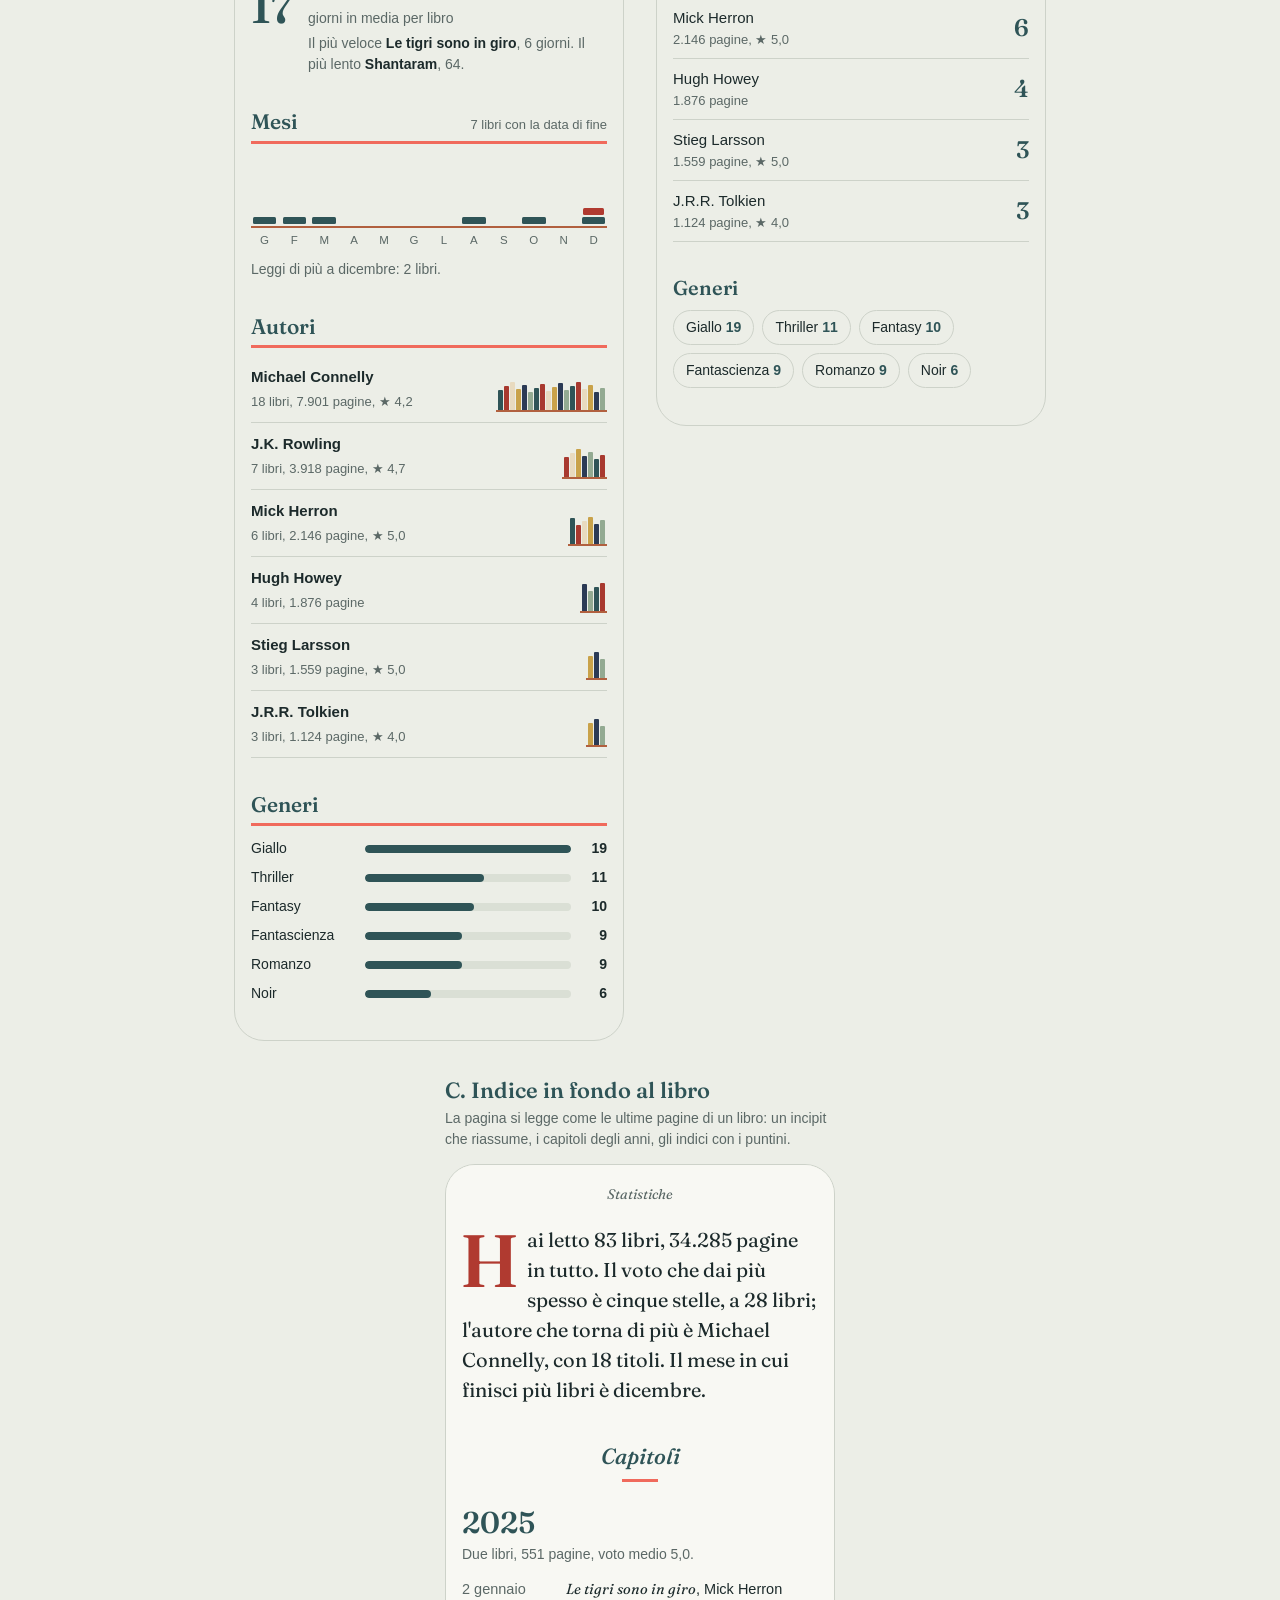
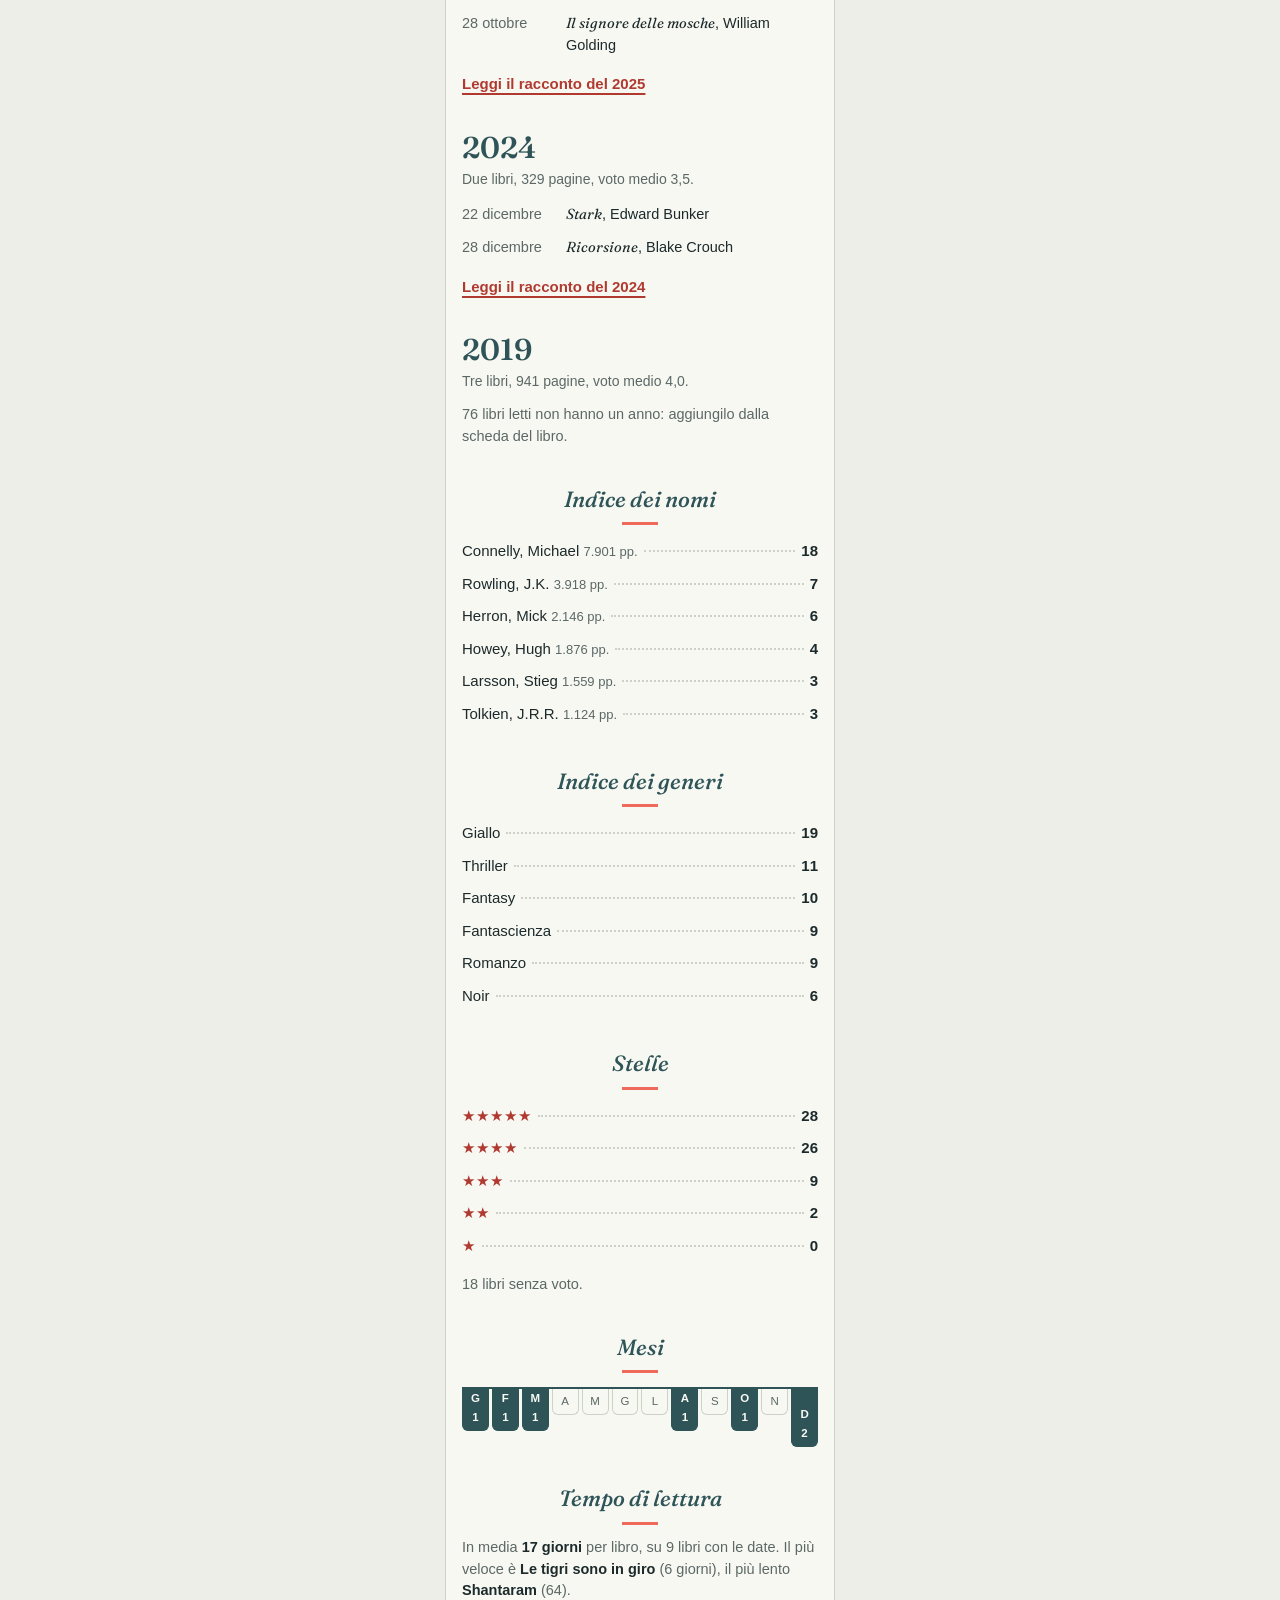
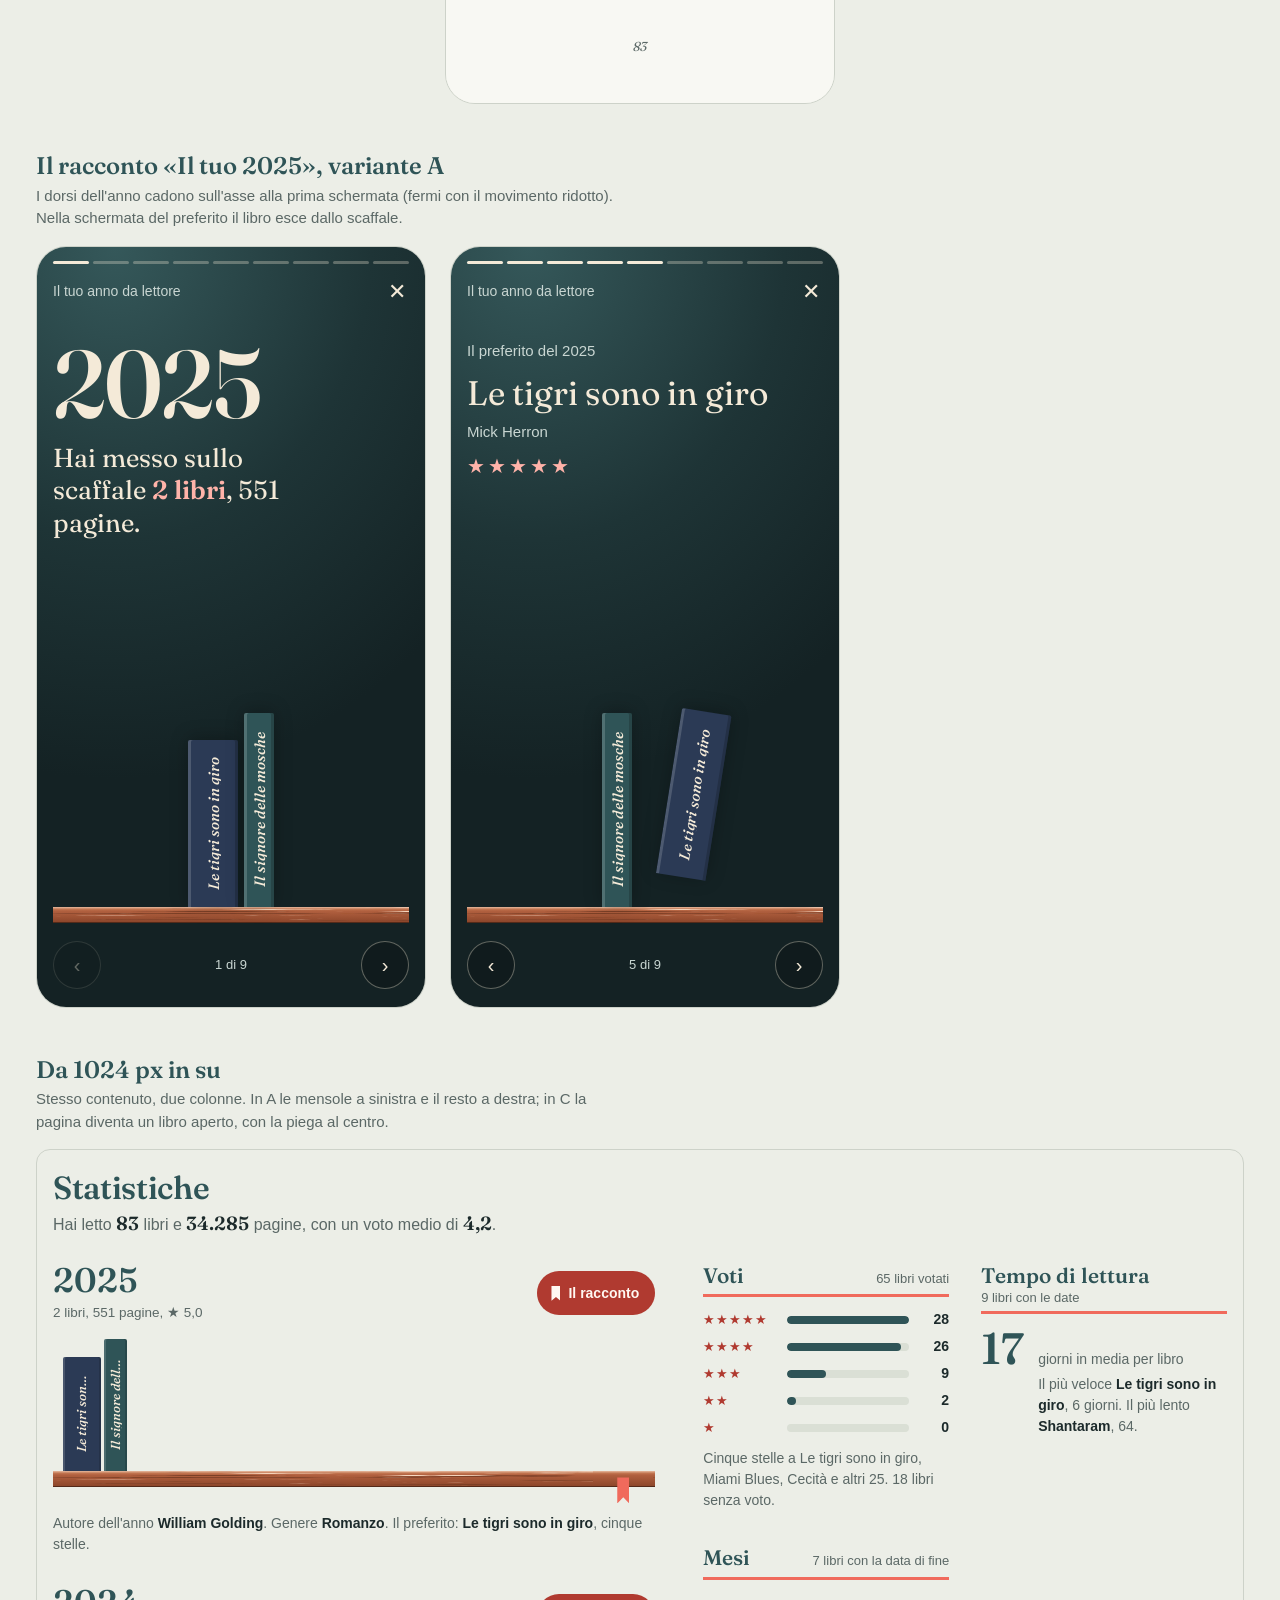
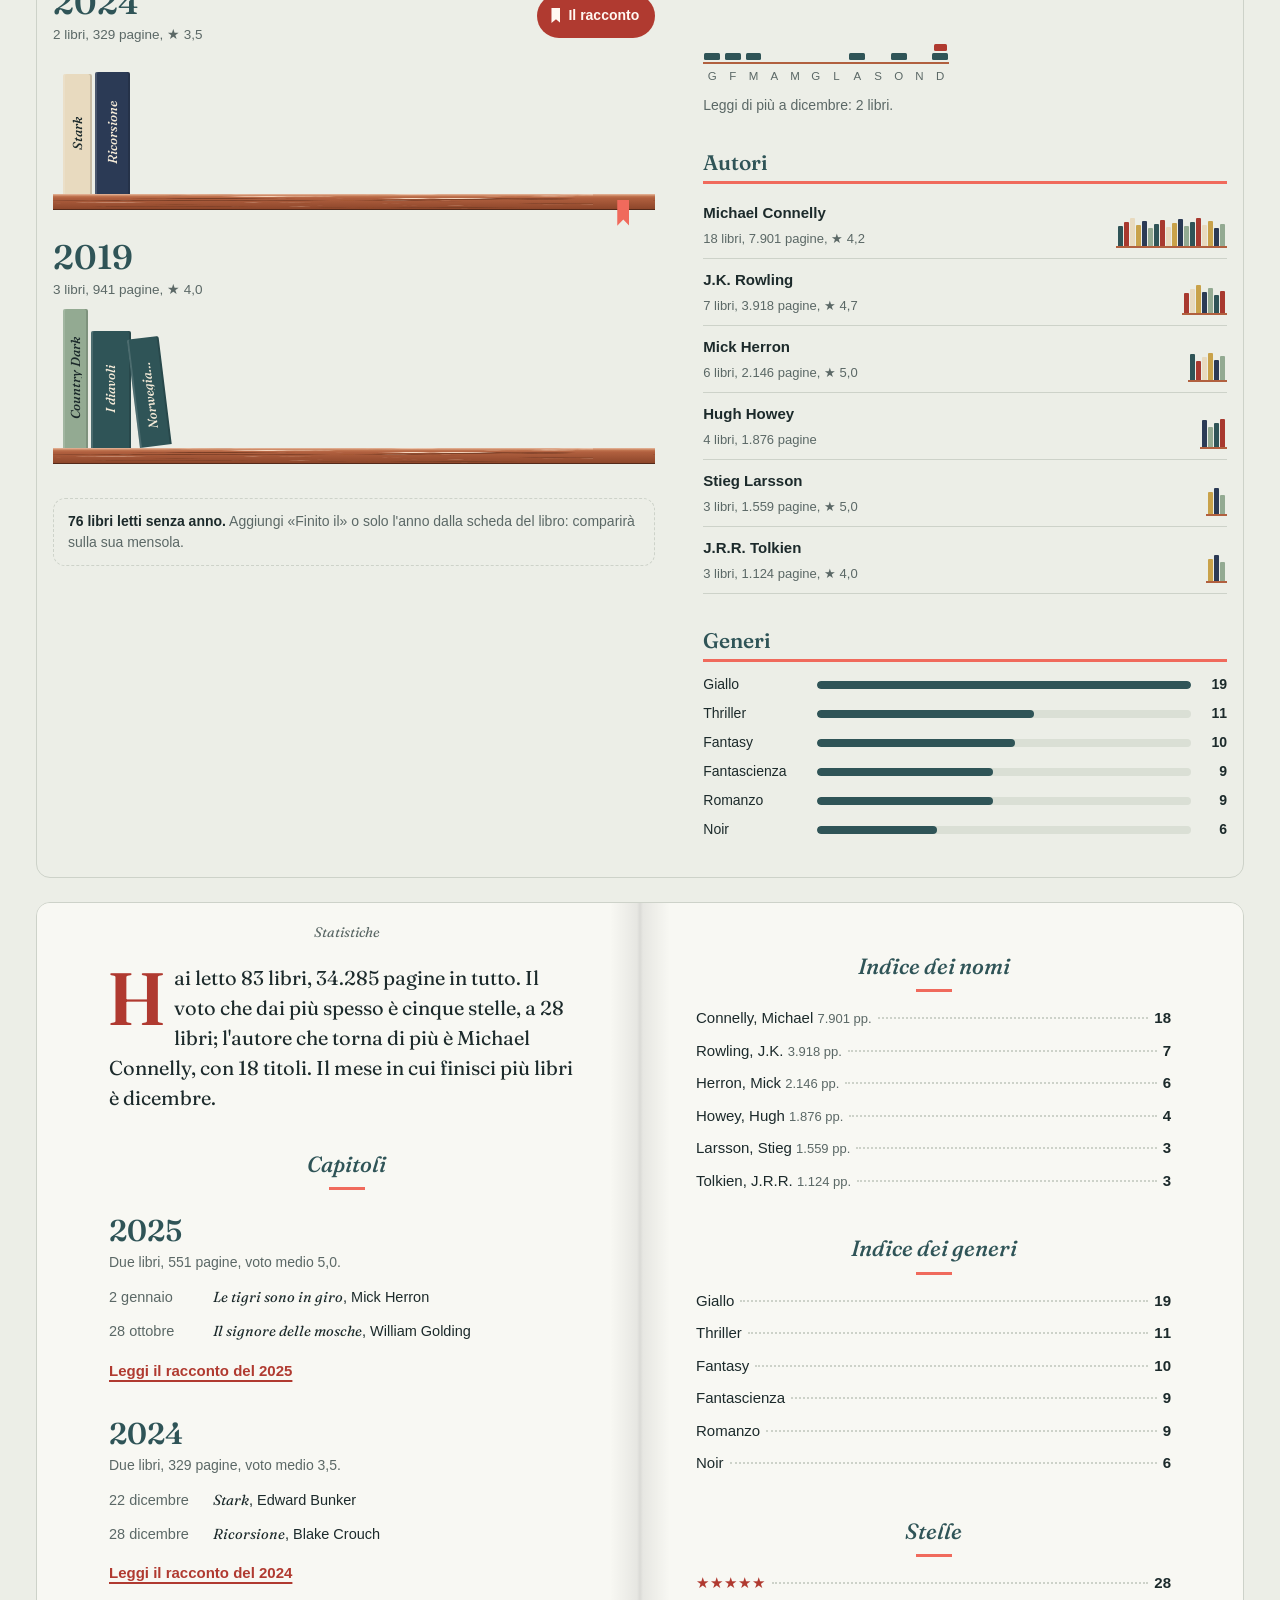
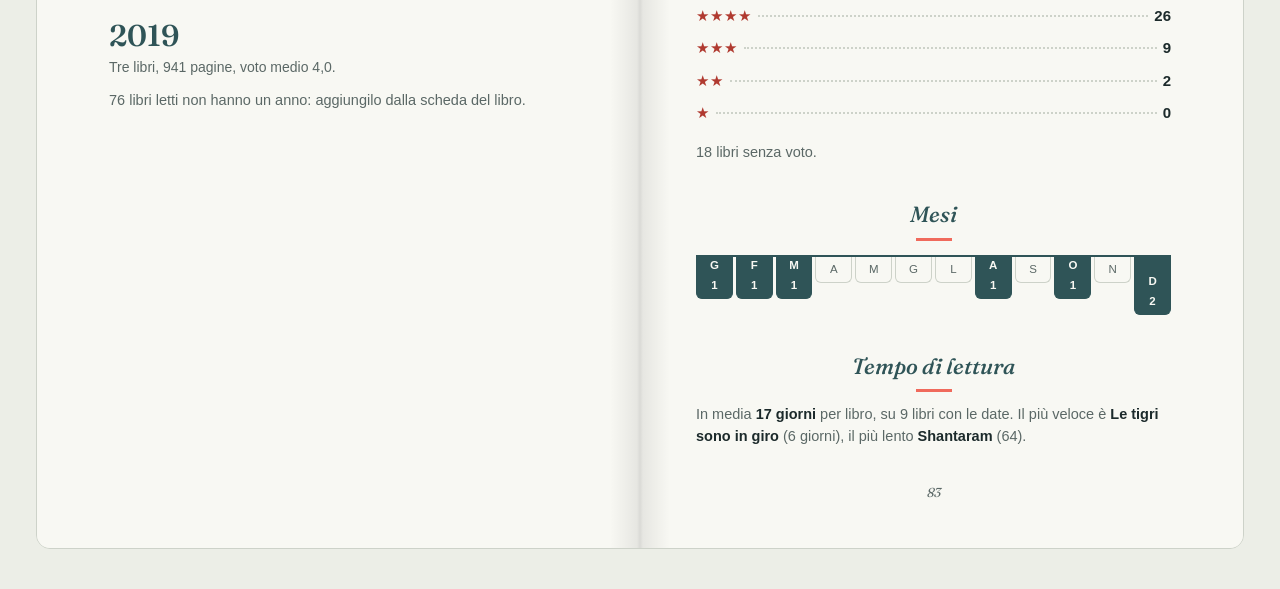
<file: design/proposte/statistiche.html>
<!doctype html>
<html lang="it">
<head>
<meta charset="utf-8">
<meta name="viewport" content="width=device-width, initial-scale=1, viewport-fit=cover">
<title>Statistiche, tre proposte</title>
<link rel="preconnect" href="https://fonts.googleapis.com">
<link rel="preconnect" href="https://fonts.gstatic.com" crossorigin>
<link href="https://fonts.googleapis.com/css2?family=Fraunces:opsz,wght@9..144,400..600&display=swap" rel="stylesheet">
<style>
/* Token dell'app (style.css, v72) + pochi token delle proposte */
:root {
  --bg: #ECEEE7; --surface: #F8F8F3; --ink: #1C2A2B; --muted: #5B6866; --rule: #CDD2C9;
  --accent: #B03A30; --accent-ink: #FFF8F2; --title: #2F5457; --coral: #F06A5C;
  --shelf: #B1603F; --shelf-hi: #D68F66; --shelf-lo: #8A4429;
  --board-img: url("data:image/svg+xml,%3Csvg xmlns='http://www.w3.org/2000/svg' width='600' height='230'%3E%3Cdefs%3E%3ClinearGradient id='f' x2='0' y2='1'%3E%3Cstop offset='0' stop-color='%23D68F66'/%3E%3Cstop offset='.25' stop-color='%23B1603F'/%3E%3Cstop offset='1' stop-color='%238A4429'/%3E%3C/linearGradient%3E%3ClinearGradient id='s' x2='0' y2='1'%3E%3Cstop stop-opacity='0.24'/%3E%3Cstop offset='1' stop-opacity='0'/%3E%3C/linearGradient%3E%3Cfilter id='d' width='100%' height='100%'%3E%3CfeTurbulence baseFrequency='.004 1.1' numOctaves='5' seed='7' stitchTiles='stitch'/%3E%3CfeColorMatrix values='0 0 0 0 .2 0 0 0 0 .05 0 0 0 0 .02 0 0 0 4.5 -2.02'/%3E%3CfeComposite in2='SourceGraphic' operator='in'/%3E%3C/filter%3E%3Cfilter id='l' width='100%' height='100%'%3E%3CfeTurbulence baseFrequency='.007 1.43' numOctaves='5' seed='19' stitchTiles='stitch'/%3E%3CfeColorMatrix values='0 0 0 0 1 0 0 0 0 .78 0 0 0 0 .62 0 0 0 2.6 -1.43'/%3E%3CfeComposite in2='SourceGraphic' operator='in'/%3E%3C/filter%3E%3C/defs%3E%3Crect y='221' width='600' height='12' fill='url(%23s)'/%3E%3Crect y='204' width='600' height='16' fill='url(%23f)'/%3E%3Crect y='204' width='600' height='16' filter='url(%23d)'/%3E%3Crect y='204' width='600' height='16' filter='url(%23l)'/%3E%3Crect y='204' width='600' height='1.4' fill='%23fff' opacity='.28'/%3E%3Crect y='219' width='600' height='1' opacity='.4'/%3E%3C/svg%3E");
  --paper: #F3EAD6; --paper-line: #DCCDB0; --stamp: #B03A30; --tint: rgba(47, 84, 87, .08);
  --bar: #2F5457; --bar-bg: #DADFD5;
  --display: "Fraunces", Georgia, "Times New Roman", serif;
  --body: -apple-system, BlinkMacSystemFont, "SF Pro Text", "Segoe UI", Helvetica, Arial, sans-serif;
  color-scheme: light;
}
@media (prefers-color-scheme: dark) {
  :root:not([data-theme="light"]) {
    --bg: #131919; --surface: #1C2425; --ink: #E5E8E1; --muted: #97A29F; --rule: #2E3939;
    --accent: #F06A5C; --accent-ink: #1A0E0C; --title: #F4EAD8;
    --shelf: #92472D; --shelf-hi: #B66C4A; --shelf-lo: #6B311E; --board-img: url("data:image/svg+xml,%3Csvg xmlns='http://www.w3.org/2000/svg' width='600' height='230'%3E%3Cdefs%3E%3ClinearGradient id='f' x2='0' y2='1'%3E%3Cstop offset='0' stop-color='%23B66C4A'/%3E%3Cstop offset='.25' stop-color='%2392472D'/%3E%3Cstop offset='1' stop-color='%236B311E'/%3E%3C/linearGradient%3E%3ClinearGradient id='s' x2='0' y2='1'%3E%3Cstop stop-opacity='0.5'/%3E%3Cstop offset='1' stop-opacity='0'/%3E%3C/linearGradient%3E%3Cfilter id='d' width='100%' height='100%'%3E%3CfeTurbulence baseFrequency='.004 1.1' numOctaves='5' seed='7' stitchTiles='stitch'/%3E%3CfeColorMatrix values='0 0 0 0 .2 0 0 0 0 .05 0 0 0 0 .02 0 0 0 4.5 -2.02'/%3E%3CfeComposite in2='SourceGraphic' operator='in'/%3E%3C/filter%3E%3Cfilter id='l' width='100%' height='100%'%3E%3CfeTurbulence baseFrequency='.007 1.43' numOctaves='5' seed='19' stitchTiles='stitch'/%3E%3CfeColorMatrix values='0 0 0 0 1 0 0 0 0 .78 0 0 0 0 .62 0 0 0 2.6 -1.43'/%3E%3CfeComposite in2='SourceGraphic' operator='in'/%3E%3C/filter%3E%3C/defs%3E%3Crect y='221' width='600' height='12' fill='url(%23s)'/%3E%3Crect y='204' width='600' height='16' fill='url(%23f)'/%3E%3Crect y='204' width='600' height='16' filter='url(%23d)'/%3E%3Crect y='204' width='600' height='16' filter='url(%23l)'/%3E%3Crect y='204' width='600' height='1.4' fill='%23fff' opacity='.28'/%3E%3Crect y='219' width='600' height='1' opacity='.4'/%3E%3C/svg%3E");
    --paper: #1F2928; --paper-line: #34423F; --stamp: #F06A5C; --tint: rgba(244, 234, 216, .06);
    --bar: #9FC2C0; --bar-bg: #2A3434; color-scheme: dark;
  }
}
:root[data-theme="dark"] {
  --bg: #131919; --surface: #1C2425; --ink: #E5E8E1; --muted: #97A29F; --rule: #2E3939;
  --accent: #F06A5C; --accent-ink: #1A0E0C; --title: #F4EAD8;
  --shelf: #92472D; --shelf-hi: #B66C4A; --shelf-lo: #6B311E; --board-img: url("data:image/svg+xml,%3Csvg xmlns='http://www.w3.org/2000/svg' width='600' height='230'%3E%3Cdefs%3E%3ClinearGradient id='f' x2='0' y2='1'%3E%3Cstop offset='0' stop-color='%23B66C4A'/%3E%3Cstop offset='.25' stop-color='%2392472D'/%3E%3Cstop offset='1' stop-color='%236B311E'/%3E%3C/linearGradient%3E%3ClinearGradient id='s' x2='0' y2='1'%3E%3Cstop stop-opacity='0.5'/%3E%3Cstop offset='1' stop-opacity='0'/%3E%3C/linearGradient%3E%3Cfilter id='d' width='100%' height='100%'%3E%3CfeTurbulence baseFrequency='.004 1.1' numOctaves='5' seed='7' stitchTiles='stitch'/%3E%3CfeColorMatrix values='0 0 0 0 .2 0 0 0 0 .05 0 0 0 0 .02 0 0 0 4.5 -2.02'/%3E%3CfeComposite in2='SourceGraphic' operator='in'/%3E%3C/filter%3E%3Cfilter id='l' width='100%' height='100%'%3E%3CfeTurbulence baseFrequency='.007 1.43' numOctaves='5' seed='19' stitchTiles='stitch'/%3E%3CfeColorMatrix values='0 0 0 0 1 0 0 0 0 .78 0 0 0 0 .62 0 0 0 2.6 -1.43'/%3E%3CfeComposite in2='SourceGraphic' operator='in'/%3E%3C/filter%3E%3C/defs%3E%3Crect y='221' width='600' height='12' fill='url(%23s)'/%3E%3Crect y='204' width='600' height='16' fill='url(%23f)'/%3E%3Crect y='204' width='600' height='16' filter='url(%23d)'/%3E%3Crect y='204' width='600' height='16' filter='url(%23l)'/%3E%3Crect y='204' width='600' height='1.4' fill='%23fff' opacity='.28'/%3E%3Crect y='219' width='600' height='1' opacity='.4'/%3E%3C/svg%3E");
  --paper: #1F2928; --paper-line: #34423F; --stamp: #F06A5C; --tint: rgba(244, 234, 216, .06);
  --bar: #9FC2C0; --bar-bg: #2A3434; color-scheme: dark;
}
* { box-sizing: border-box; }
html, body { margin: 0; background: var(--bg); color: var(--ink); }
body { font: 15px/1.5 var(--body); -webkit-text-size-adjust: 100%; }
button { font: inherit; color: inherit; cursor: pointer; }
:focus-visible { outline: 2px solid var(--accent); outline-offset: 2px; }
.num { font-variant-numeric: tabular-nums; }

/* ---------- Pagina delle proposte ---------- */
.intro { max-width: 1240px; margin: 0 auto; padding: 28px 16px 8px; display: flex; flex-wrap: wrap; gap: 12px 24px; align-items: end; justify-content: space-between; }
.intro h1 { font: 560 clamp(26px, 5vw, 38px)/1.1 var(--display); color: var(--title); margin: 0 0 6px; }
.intro p { margin: 0; color: var(--muted); max-width: 64ch; }
.theme-btn { min-height: 44px; padding: 0 16px; border-radius: 22px; border: 1px solid var(--rule); background: var(--surface); }
.gallery { max-width: 1240px; margin: 0 auto; padding: 20px 16px 40px; display: flex; flex-wrap: wrap; gap: 36px 32px; justify-content: center; align-items: flex-start; }
.gallery > figure { margin: 0; width: min(390px, 100%); }
figcaption h2 { font: 560 22px/1.2 var(--display); color: var(--title); margin: 0 0 4px; }
figcaption p { margin: 0 0 14px; color: var(--muted); font-size: 14px; min-height: 3em; }
.frame { border: 1px solid var(--rule); border-radius: 30px; overflow: hidden; background: var(--bg); }
.wide-frame { width: 100%; border: 1px solid var(--rule); border-radius: 14px; overflow: hidden; background: var(--bg); }
.part { max-width: 1240px; margin: 0 auto; padding: 8px 16px 40px; }
.part > h2 { font: 560 24px/1.2 var(--display); color: var(--title); margin: 0 0 4px; }
.part > p { margin: 0 0 16px; color: var(--muted); max-width: 70ch; }
.stories { display: flex; flex-wrap: wrap; gap: 24px; }
.stories > .frame { width: min(390px, 100%); }

/* Ogni variante è una "schermata" che si adatta alla propria larghezza */
.screen { container: stat / inline-size; padding: 20px 16px 36px; min-width: 0; }
.solo .intro, .solo .gallery > figure, .solo .part, .solo figcaption { display: none; }
.solo .gallery { padding: 0; display: block; max-width: none; }
.solo .gallery > figure.show { display: block; width: 100%; }
.solo .frame { border: 0; border-radius: 0; }
.solo .screen { max-width: 1240px; margin: 0 auto; }
.solo .story-solo { display: flex; justify-content: center; }

.pg-title { font: 560 32px/1.1 var(--display); color: var(--title); margin: 0; letter-spacing: -.01em; }

/* =========================================================
   A. Scaffale degli anni
   ========================================================= */
.vA .lede { margin: 6px 0 0; font-size: 16px; color: var(--muted); }
.vA .lede b { font: 600 19px var(--display); color: var(--ink); }
.vA h3 { font: 560 21px/1.2 var(--display); color: var(--title); margin: 0; padding-bottom: 6px; border-bottom: 3px solid var(--coral); display: flex; flex-wrap: wrap; justify-content: space-between; align-items: baseline; gap: 2px 10px; }
.vA h3 small { font: 13px var(--body); color: var(--muted); }
.vA .wall { margin-top: 26px; display: flex; flex-direction: column; gap: 30px; }
.vA .year { display: grid; grid-template-columns: 1fr auto; align-items: end; gap: 4px 12px; }
.vA .year-n { font: 560 34px/1 var(--display); color: var(--title); font-variant-numeric: lining-nums; }
.vA .year-m { grid-column: 1; color: var(--muted); font-size: 13.5px; margin-top: 2px; }
.vA .story-btn { grid-column: 2; grid-row: 1 / span 2; align-self: center; min-height: 44px; padding: 0 16px 0 14px; border-radius: 22px; border: 0; background: var(--accent); color: var(--accent-ink); font-weight: 600; font-size: 14px; display: inline-flex; align-items: center; gap: 8px; }
.vA .story-btn::before { content: ""; width: 9px; height: 15px; background: currentColor; clip-path: polygon(0 0, 100% 0, 100% 100%, 50% 74%, 0 100%); }
.vA .shelf { grid-column: 1 / -1; position: relative; height: 128px; display: flex; align-items: flex-end; gap: 2px; padding: 0 10px 16px; background: var(--board-img) left bottom -10px / 600px 230px repeat-x; }
.vA .shelf.ribbon::after { content: ""; position: absolute; right: 26px; bottom: -16px; width: 12px; height: 26px; background: var(--coral); clip-path: polygon(0 0, 100% 0, 100% 100%, 50% 76%, 0 100%); }
.sp { width: var(--w); height: var(--h); border-radius: 2px 2px 0 0; display: flex; align-items: center; justify-content: center; overflow: hidden; flex: none;
  box-shadow: inset 2px 0 0 rgba(255,255,255,.14), inset -2px 0 0 rgba(0,0,0,.14); }
.sp i { font: italic 500 11px/1 var(--display); writing-mode: vertical-rl; transform: rotate(180deg); white-space: nowrap; overflow: hidden; text-overflow: ellipsis; max-height: calc(var(--h) - 12px); }
.c0 { background: #2F5457; color: #F4EAD8; } .c1 { background: #A8392F; color: #FFF8F2; } .c2 { background: #E8DABF; color: #1C2A2B; }
.c3 { background: #C9A24A; color: #1C2A2B; } .c4 { background: #2B3A55; color: #F4EAD8; } .c5 { background: #93AA92; color: #1C2A2B; }
.sp.tilt { transform: rotate(-7deg); transform-origin: bottom left; margin-left: 6px; }
.vA .year-d { grid-column: 1 / -1; margin: 22px 0 0; font-size: 14px; color: var(--muted); }
.vA .year-d b { color: var(--ink); font-weight: 600; }
.vA .noyear { margin-top: 4px; border: 1.5px dashed var(--rule); border-radius: 12px; padding: 12px 14px; color: var(--muted); font-size: 14px; }
.vA .noyear b { color: var(--ink); }
.vA .always { margin-top: 40px; display: grid; gap: 34px; }
.vA .block p { margin: 10px 0 0; font-size: 14px; color: var(--muted); }
.vA .rates { list-style: none; margin: 12px 0 0; padding: 0; display: grid; gap: 6px; }
.vA .rates li { display: grid; grid-template-columns: 74px 1fr 30px; align-items: center; gap: 10px; font-size: 14px; }
.vA .stars { color: var(--accent); letter-spacing: 1px; font-size: 13px; }
.bar { height: 8px; border-radius: 4px; background: var(--bar-bg); position: relative; overflow: hidden; }
.bar::after { content: ""; position: absolute; inset: 0 auto 0 0; width: calc(var(--v) * 100%); background: var(--bar); border-radius: 4px; }
.vA .rates b, .vA .genres b { text-align: right; font-weight: 600; font-variant-numeric: tabular-nums; }
.vA .time { margin-top: 12px; display: grid; grid-template-columns: auto 1fr; gap: 4px 14px; align-items: baseline; }
.vA .time .big { font: 560 44px/1 var(--display); color: var(--title); grid-row: span 2; }
.vA .time span { font-size: 14px; color: var(--muted); }
.vA .time span b { color: var(--ink); font-weight: 600; }
.vA .months { margin-top: 14px; display: grid; grid-template-columns: repeat(12, 1fr); gap: 3px; align-items: end; height: 70px; border-bottom: 2px solid var(--shelf); }
.vA .months div { display: flex; flex-direction: column-reverse; align-items: center; gap: 2px; padding-bottom: 2px; }
.vA .months i { display: block; width: 88%; height: 7px; border-radius: 1.5px; background: var(--title); }
.vA .months i:nth-child(2) { background: var(--accent); width: 76%; }
.vA .mlab { display: grid; grid-template-columns: repeat(12, 1fr); gap: 3px; text-align: center; font-size: 11.5px; color: var(--muted); margin-top: 4px; }
.vA .authors { list-style: none; padding: 0; margin: 8px 0 0; }
.vA .authors li { padding: 10px 0; border-bottom: 1px solid var(--rule); display: grid; grid-template-columns: 1fr auto; gap: 4px 12px; align-items: end; }
.vA .authors .who { font-weight: 600; }
.vA .authors .meta { font-size: 13px; color: var(--muted); grid-column: 1; }
.vA .mini { grid-row: 1 / span 2; grid-column: 2; display: flex; align-items: flex-end; gap: 1px; height: 30px; border-bottom: 2px solid var(--shelf); padding: 0 2px; }
.vA .mini i { width: 5px; border-radius: 1px 1px 0 0; }
.vA .genres { list-style: none; padding: 0; margin: 12px 0 0; display: grid; gap: 8px; }
.vA .genres li { display: grid; grid-template-columns: 104px 1fr 26px; gap: 10px; align-items: center; font-size: 14px; }

@container stat (min-width: 860px) {
  .vA .cols { display: grid; grid-template-columns: minmax(0, 1.15fr) minmax(0, 1fr); gap: 48px; align-items: start; }
  .vA .always { margin-top: 26px; grid-template-columns: 1fr 1fr; gap: 34px 32px; }
  .vA .always .span2 { grid-column: 1 / -1; }
  .vA .shelf { height: 160px; gap: 3px; }
  .vA .shelf .sp { width: calc(var(--w) * 1.45); height: calc(var(--h) * 1.3); }
  .vA .shelf .sp i { font-size: 13px; }
}

/* =========================================================
   B. Tessera di prestito
   ========================================================= */
.vB .lede { margin: 6px 0 0; color: var(--muted); }
.vB .card { margin-top: 22px; background: var(--paper); border-radius: 6px; padding: 30px 12px 14px; position: relative;
  box-shadow: 0 1px 0 var(--paper-line), 0 10px 24px -18px rgba(28, 42, 43, .5); }
.vB .card::before { content: ""; position: absolute; top: 10px; left: 50%; width: 12px; height: 12px; margin-left: -6px; border-radius: 50%; background: var(--bg); box-shadow: inset 0 1px 2px rgba(0,0,0,.25); }
.vB .card h3 { font: 560 20px/1.2 var(--display); color: var(--title); margin: 0 4px 2px; }
.vB .card .sub { margin: 0 4px 12px; font-size: 13px; color: var(--muted); }
.vB .grid { display: grid; grid-template-columns: 50px repeat(12, minmax(0, 1fr)); align-items: center; }
.vB .head { border-bottom: 2px solid var(--accent); padding-bottom: 4px; font-size: 11.5px; color: var(--muted); text-align: center; }
.vB .row { width: 100%; border: 0; background: none; padding: 0; text-align: left; min-height: 56px; border-bottom: 1px solid var(--paper-line); }
.vB .row[aria-expanded="true"] { background: var(--tint); }
.vB .row .y { font: 560 18px/1 var(--display); color: var(--title); padding-left: 4px; }
.vB .row .y small { display: block; font: 11.5px/1.3 var(--body); color: var(--muted); margin-top: 3px; }
.vB .cell { height: 56px; display: grid; place-items: center; position: relative; border-left: 1px dotted var(--paper-line); }
.stamp { width: 25px; height: 25px; border: 2px solid var(--stamp); border-radius: 50%; color: var(--stamp); display: grid; place-items: center;
  font: 600 11px/1 var(--display); transform: rotate(var(--r, -8deg)); position: absolute; background: radial-gradient(circle, transparent 55%, color-mix(in srgb, var(--stamp) 10%, transparent)); }
.stamp.first { transform: translateY(-12px) rotate(-6deg); }
.stamp.second { transform: translateY(12px) rotate(10deg); }
.vB .detail { padding: 12px 6px 14px; border-bottom: 1px solid var(--paper-line); background: var(--tint); font-size: 14px; }
.vB .detail dl { display: grid; grid-template-columns: auto 1fr; gap: 4px 12px; margin: 0 0 12px; }
.vB .detail dt { color: var(--muted); }
.vB .detail dd { margin: 0; font-weight: 600; }
.vB .detail .st { color: var(--accent); font-weight: 400; }
.vB .go { min-height: 44px; width: 100%; border: 0; border-radius: 10px; background: var(--title); color: var(--bg); font-weight: 600; font-size: 15px; }
.vB .foot { margin: 12px 4px 0; font-size: 13px; color: var(--muted); }
.vB .sum { margin-top: 30px; display: grid; grid-template-columns: repeat(2, 1fr); gap: 18px 12px; }
.vB .sum div { border-left: 3px solid var(--coral); padding-left: 10px; }
.vB .sum b { display: block; font: 560 30px/1.05 var(--display); color: var(--title); }
.vB .sum span { font-size: 13.5px; color: var(--muted); }
.vB .sec { margin-top: 34px; }
.vB h4 { font: 560 20px/1.2 var(--display); color: var(--title); margin: 0 0 10px; }
.vB .vote { display: grid; grid-template-columns: repeat(5, 1fr); gap: 8px; align-items: end; height: 120px; }
.vB .vote div { display: flex; flex-direction: column; align-items: center; justify-content: flex-end; height: 100%; gap: 4px; }
.vB .vote b { font-weight: 600; font-variant-numeric: tabular-nums; font-size: 14px; }
.vB .vote i { width: 100%; max-width: 46px; height: calc(var(--v) * 80px + 2px); background: var(--bar); border-radius: 4px 4px 0 0; }
.vB .vote span { font-size: 12.5px; color: var(--accent); }
.vB .note { font-size: 14px; color: var(--muted); margin: 10px 0 0; }
.vB .loan { display: flex; align-items: baseline; gap: 12px; }
.vB .loan b { font: 560 46px/1 var(--display); color: var(--title); }
.vB .loan span { color: var(--muted); }
.vB .rank { list-style: none; padding: 0; margin: 0; }
.vB .rank li { display: grid; grid-template-columns: 1fr auto; gap: 0 12px; padding: 9px 0; border-bottom: 1px solid var(--rule); align-items: center; }
.vB .rank .n { font: 560 24px/1 var(--display); color: var(--title); grid-row: span 2; min-width: 32px; text-align: right; }
.vB .rank .m { font-size: 13px; color: var(--muted); }
.vB .gen { display: flex; flex-wrap: wrap; gap: 8px; }
.vB .gen span { border: 1.5px solid var(--rule); border-radius: 18px; padding: 6px 12px; font-size: 14px; }
.vB .gen b { color: var(--title); margin-left: 4px; }
@container stat (min-width: 860px) {
  .vB .layout { display: grid; grid-template-columns: minmax(0, 1.2fr) minmax(0, 1fr); gap: 44px; align-items: start; }
  .vB .grid { grid-template-columns: 62px repeat(12, minmax(0, 1fr)); }
  .vB .sum { grid-template-columns: repeat(4, 1fr); margin-top: 22px; }
  .vB .rest { display: grid; grid-template-columns: 1fr 1fr; gap: 0 32px; }
}

/* =========================================================
   C. Indice in fondo al libro
   ========================================================= */
.vC { background: var(--surface); }
.vC .book { max-width: 520px; margin: 0 auto; }
.vC .running { text-align: center; font: italic 400 14px var(--display); color: var(--muted); margin: 0 0 22px; }
.vC .incipit { font: 400 20px/1.5 var(--display); margin: 0; color: var(--ink); }
.vC .incipit::first-letter { float: left; font: 600 74px/.82 var(--display); color: var(--accent); margin: 6px 8px 0 -2px; }
.vC .incipit em { font-style: italic; }
.vC h3 { font: italic 500 22px/1.2 var(--display); color: var(--title); margin: 38px 0 6px; text-align: center; }
.vC h3::after { content: ""; display: block; width: 36px; height: 3px; background: var(--coral); margin: 10px auto 0; }
.vC .chap { margin-top: 26px; }
.vC .chap h4 { font: 560 30px/1 var(--display); color: var(--title); margin: 0; }
.vC .chap .m { margin: 6px 0 8px; color: var(--muted); font-size: 14px; }
.vC .chap ol { list-style: none; margin: 0; padding: 0; }
.vC .chap li { display: grid; grid-template-columns: 94px 1fr; gap: 10px; padding: 6px 0; font-size: 14.5px; }
.vC .chap time { color: var(--muted); font-variant-numeric: tabular-nums; }
.vC .chap .t { font-style: italic; font-family: var(--display); }
.vC .read-btn { min-height: 44px; padding: 0; border: 0; background: none; color: var(--accent); font-weight: 600; text-decoration: underline; text-underline-offset: 4px; text-decoration-thickness: 1.5px; }
.vC .idx { list-style: none; padding: 0; margin: 10px 0 0; }
.vC .idx li { display: flex; align-items: baseline; gap: 6px; padding: 5px 0; font-size: 15px; }
.vC .idx .k { white-space: nowrap; }
.vC .idx .k small { color: var(--muted); font-size: 13px; }
.vC .idx .dots { flex: 1; border-bottom: 2px dotted var(--rule); min-width: 16px; transform: translateY(-4px); }
.vC .idx .v { font-variant-numeric: tabular-nums; font-weight: 600; }
.vC .idx .st { color: var(--accent); letter-spacing: 1px; }
.vC .thumbs { display: grid; grid-template-columns: repeat(12, 1fr); gap: 3px; margin-top: 14px; align-items: start; border-top: 2px solid var(--title); }
.vC .thumbs span { display: flex; flex-direction: column; align-items: center; justify-content: flex-end; gap: 2px; height: calc(26px + var(--n) * 16px); border-radius: 0 0 6px 6px; font-size: 11.5px; color: var(--muted); padding-bottom: 4px; border: 1px solid var(--rule); border-top: 0; }
.vC .thumbs span.on { background: var(--title); color: var(--surface); border-color: var(--title); font-weight: 600; }
.vC .p { font-size: 14.5px; color: var(--muted); margin: 12px 0 0; }
.vC .p b { color: var(--ink); }
.vC .folio { text-align: center; margin-top: 36px; font: italic 13px var(--display); color: var(--muted); }
@container stat (min-width: 860px) {
  .vC .spread { display: grid; grid-template-columns: 1fr 1fr; max-width: 1180px; margin: 0 auto; position: relative; }
  .vC .spread::before { content: ""; position: absolute; top: -20px; bottom: -36px; left: 50%; width: 60px; margin-left: -30px; pointer-events: none;
    background: linear-gradient(90deg, transparent, rgba(0,0,0,.07) 45%, rgba(0,0,0,.12) 50%, rgba(0,0,0,.07) 55%, transparent); }
  .vC .spread > .book { padding: 0 56px; max-width: none; margin: 0; }
  .vC .spread > .book:last-child h3:first-child { margin-top: 30px; }
}

/* =========================================================
   Racconto «Il tuo 2025» (variante A)
   ========================================================= */
.story { position: relative; height: 760px; overflow: hidden; color: #F4EAD8; font-family: var(--body);
  background: radial-gradient(120% 70% at 20% 0%, #35585A 0%, #1E3436 55%, #142224 100%); display: flex; flex-direction: column; padding: 14px 16px 18px; }
.story .prog { display: flex; gap: 4px; }
.story .prog i { flex: 1; height: 3px; border-radius: 2px; background: rgba(244, 234, 216, .3); }
.story .prog i.on { background: #F4EAD8; }
.story .top { display: flex; justify-content: space-between; align-items: center; margin-top: 6px; }
.story .top span { font-size: 14px; color: #C9D6D2; }
.story .x { width: 44px; height: 44px; margin-right: -10px; border: 0; background: none; color: #F4EAD8; font-size: 22px; }
.story h2 { font: 560 96px/.9 var(--display); margin: 26px 0 0; letter-spacing: -.02em; }
.story .say { font: 400 26px/1.25 var(--display); margin: 16px 0 0; max-width: 15ch; }
.story .say b { font-weight: 600; color: #FFB3A9; }
.story .stage { margin-top: auto; height: 250px; display: flex; align-items: flex-end; justify-content: center; gap: 6px; padding: 0 0 16px;
  background: url("data:image/svg+xml,%3Csvg xmlns='http://www.w3.org/2000/svg' width='600' height='230'%3E%3Cdefs%3E%3ClinearGradient id='f' x2='0' y2='1'%3E%3Cstop offset='0' stop-color='%23D68F66'/%3E%3Cstop offset='.25' stop-color='%23B1603F'/%3E%3Cstop offset='1' stop-color='%238A4429'/%3E%3C/linearGradient%3E%3ClinearGradient id='s' x2='0' y2='1'%3E%3Cstop stop-opacity='0.24'/%3E%3Cstop offset='1' stop-opacity='0'/%3E%3C/linearGradient%3E%3Cfilter id='d' width='100%' height='100%'%3E%3CfeTurbulence baseFrequency='.004 1.1' numOctaves='5' seed='7' stitchTiles='stitch'/%3E%3CfeColorMatrix values='0 0 0 0 .2 0 0 0 0 .05 0 0 0 0 .02 0 0 0 4.5 -2.02'/%3E%3CfeComposite in2='SourceGraphic' operator='in'/%3E%3C/filter%3E%3Cfilter id='l' width='100%' height='100%'%3E%3CfeTurbulence baseFrequency='.007 1.43' numOctaves='5' seed='19' stitchTiles='stitch'/%3E%3CfeColorMatrix values='0 0 0 0 1 0 0 0 0 .78 0 0 0 0 .62 0 0 0 2.6 -1.43'/%3E%3CfeComposite in2='SourceGraphic' operator='in'/%3E%3C/filter%3E%3C/defs%3E%3Crect y='221' width='600' height='12' fill='url(%23s)'/%3E%3Crect y='204' width='600' height='16' fill='url(%23f)'/%3E%3Crect y='204' width='600' height='16' filter='url(%23d)'/%3E%3Crect y='204' width='600' height='16' filter='url(%23l)'/%3E%3Crect y='204' width='600' height='1.4' fill='%23fff' opacity='.28'/%3E%3Crect y='219' width='600' height='1' opacity='.4'/%3E%3C/svg%3E") left bottom -10px / 600px 230px repeat-x; }
.story .stage .sp { box-shadow: inset 3px 0 0 rgba(255,255,255,.16), inset -3px 0 0 rgba(0,0,0,.18), 0 -2px 18px rgba(0,0,0,.25); }
.story .stage .sp i { font-size: 15px; }
.story .nav { display: flex; justify-content: space-between; align-items: center; margin-top: 18px; }
.story .nav button { width: 48px; height: 48px; border-radius: 24px; border: 1px solid rgba(244, 234, 216, .35); background: rgba(0,0,0,.18); color: #F4EAD8; font-size: 20px; }
.story .nav button[disabled] { opacity: .35; cursor: default; }
.story .nav span { font-size: 13px; color: #C9D6D2; }
.story .fav { margin-top: 26px; }
.story .fav p { margin: 0; color: #C9D6D2; font-size: 15px; }
.story .fav .say { color: #F4EAD8; font-size: 34px; margin: 10px 0 6px; }
.story .fav .stars { color: #FFB3A9; letter-spacing: 3px; font-size: 20px; margin-top: 8px; }
.story .stage .out { transform: translate(18px, -34px) rotate(9deg); transform-origin: bottom left; }
@media (prefers-reduced-motion: no-preference) {
  .story.anim .stage .sp { animation: drop .7s cubic-bezier(.3, 1.4, .5, 1) both; }
  .story.anim .stage .sp:nth-child(2) { animation-delay: .18s; }
  @keyframes drop { from { transform: translateY(-260px); } }
}
</style>
</head>
<body>

<header class="intro">
  <div>
    <h1>Statistiche: tre proposte</h1>
    <p>Prototipi statici con i dati veri della libreria (108 libri importati da Goodreads). Le date di inizio non ci sono nei dati: il tempo di lettura usa valori di esempio.</p>
  </div>
  <button class="theme-btn" id="theme" type="button">Passa al tema scuro</button>
</header>

<main class="gallery">

<!-- ===================== A ===================== -->
<figure id="A">
  <figcaption>
    <h2>A. Scaffale degli anni</h2>
    <p>Ogni anno è una mensola con i dorsi dei libri letti, larghi quanto le pagine; il racconto pende dall'asse come un segnalibro.</p>
  </figcaption>
  <div class="frame"><section class="screen vA" aria-label="Variante A">
    <h2 class="pg-title">Statistiche</h2>
    <p class="lede">Hai letto <b>83</b> libri e <b>34.285</b> pagine, con un voto medio di <b>4,2</b>.</p>
    <div class="cols">
      <div class="wall">
        <div class="year">
          <div class="year-n">2025</div>
          <div class="year-m">2 libri, 551 pagine, ★ 5,0</div>
          <button class="story-btn" type="button" aria-label="Guarda il racconto del 2025">Il racconto</button>
          <div class="shelf ribbon" data-year="2025"></div>
          <p class="year-d">Autore dell'anno <b>William Golding</b>. Genere <b>Romanzo</b>. Il preferito: <b>Le tigri sono in giro</b>, cinque stelle.</p>
        </div>
        <div class="year">
          <div class="year-n">2024</div>
          <div class="year-m">2 libri, 329 pagine, ★ 3,5</div>
          <button class="story-btn" type="button" aria-label="Guarda il racconto del 2024">Il racconto</button>
          <div class="shelf ribbon" data-year="2024"></div>
        </div>
        <div class="year">
          <div class="year-n">2019</div>
          <div class="year-m">3 libri, 941 pagine, ★ 4,0</div>
          <div class="shelf" data-year="2019"></div>
        </div>
        <p class="noyear"><b>76 libri letti senza anno.</b> Aggiungi «Finito il» o solo l'anno dalla scheda del libro: comparirà sulla sua mensola.</p>
      </div>
      <div class="always">
        <section class="block">
          <h3>Voti <small>65 libri votati</small></h3>
          <ul class="rates">
            <li><span class="stars" aria-label="5 stelle">★★★★★</span><span class="bar" style="--v:1"></span><b>28</b></li>
            <li><span class="stars" aria-label="4 stelle">★★★★</span><span class="bar" style="--v:.93"></span><b>26</b></li>
            <li><span class="stars" aria-label="3 stelle">★★★</span><span class="bar" style="--v:.32"></span><b>9</b></li>
            <li><span class="stars" aria-label="2 stelle">★★</span><span class="bar" style="--v:.07"></span><b>2</b></li>
            <li><span class="stars" aria-label="1 stella">★</span><span class="bar" style="--v:0"></span><b>0</b></li>
          </ul>
          <p>Cinque stelle a Le tigri sono in giro, Miami Blues, Cecità e altri 25. 18 libri senza voto.</p>
        </section>
        <section class="block">
          <h3>Tempo di lettura <small>9 libri con le date</small></h3>
          <div class="time">
            <span class="big num">17</span>
            <span>giorni in media per libro</span>
            <span>Il più veloce <b>Le tigri sono in giro</b>, 6 giorni. Il più lento <b>Shantaram</b>, 64.</span>
          </div>
        </section>
        <section class="block">
          <h3>Mesi <small>7 libri con la data di fine</small></h3>
          <div class="months" aria-hidden="true"><div><i></i></div><div><i></i></div><div><i></i></div><div></div><div></div><div></div><div></div><div><i></i></div><div></div><div><i></i></div><div></div><div><i></i><i></i></div></div>
          <div class="mlab" aria-hidden="true"><span>G</span><span>F</span><span>M</span><span>A</span><span>M</span><span>G</span><span>L</span><span>A</span><span>S</span><span>O</span><span>N</span><span>D</span></div>
          <p>Leggi di più a dicembre: 2 libri.</p>
        </section>
        <section class="block span2">
          <h3>Autori</h3>
          <ul class="authors">
            <li><span class="who">Michael Connelly</span><span class="meta">18 libri, 7.901 pagine, ★ 4,2</span><span class="mini" data-n="18"></span></li>
            <li><span class="who">J.K. Rowling</span><span class="meta">7 libri, 3.918 pagine, ★ 4,7</span><span class="mini" data-n="7"></span></li>
            <li><span class="who">Mick Herron</span><span class="meta">6 libri, 2.146 pagine, ★ 5,0</span><span class="mini" data-n="6"></span></li>
            <li><span class="who">Hugh Howey</span><span class="meta">4 libri, 1.876 pagine</span><span class="mini" data-n="4"></span></li>
            <li><span class="who">Stieg Larsson</span><span class="meta">3 libri, 1.559 pagine, ★ 5,0</span><span class="mini" data-n="3"></span></li>
            <li><span class="who">J.R.R. Tolkien</span><span class="meta">3 libri, 1.124 pagine, ★ 4,0</span><span class="mini" data-n="3"></span></li>
          </ul>
        </section>
        <section class="block span2">
          <h3>Generi</h3>
          <ul class="genres">
            <li><span>Giallo</span><span class="bar" style="--v:1"></span><b>19</b></li>
            <li><span>Thriller</span><span class="bar" style="--v:.58"></span><b>11</b></li>
            <li><span>Fantasy</span><span class="bar" style="--v:.53"></span><b>10</b></li>
            <li><span>Fantascienza</span><span class="bar" style="--v:.47"></span><b>9</b></li>
            <li><span>Romanzo</span><span class="bar" style="--v:.47"></span><b>9</b></li>
            <li><span>Noir</span><span class="bar" style="--v:.32"></span><b>6</b></li>
          </ul>
        </section>
      </div>
    </div>
  </section></div>
</figure>

<!-- ===================== B ===================== -->
<figure id="B">
  <figcaption>
    <h2>B. Tessera di prestito</h2>
    <p>Gli anni sono le righe di una vecchia scheda di biblioteca: ogni libro finito è un timbro col giorno, nel suo mese.</p>
  </figcaption>
  <div class="frame"><section class="screen vB" aria-label="Variante B">
    <h2 class="pg-title">Statistiche</h2>
    <p class="lede">Tocca un anno per vederne il riassunto e il racconto.</p>
    <div class="layout">
      <div>
        <div class="card">
          <h3>Registro delle letture</h3>
          <p class="sub">Un timbro per ogni libro finito, col giorno.</p>
          <div class="grid head" aria-hidden="true"><span></span><span>G</span><span>F</span><span>M</span><span>A</span><span>M</span><span>G</span><span>L</span><span>A</span><span>S</span><span>O</span><span>N</span><span>D</span></div>
          <button class="row grid" type="button" aria-expanded="true" aria-controls="b2025" aria-label="2025: 2 libri. Mostra il riassunto">
            <span class="y">2025<small>2 libri</small></span>
            <span class="cell"><span class="stamp" style="--r:-10deg">2</span></span><span class="cell"></span><span class="cell"></span><span class="cell"></span><span class="cell"></span><span class="cell"></span><span class="cell"></span><span class="cell"></span><span class="cell"></span><span class="cell"><span class="stamp" style="--r:7deg">28</span></span><span class="cell"></span><span class="cell"></span>
          </button>
          <div class="detail" id="b2025">
            <dl>
              <dt>Pagine</dt><dd class="num">551</dd>
              <dt>Autore</dt><dd>William Golding</dd>
              <dt>Genere</dt><dd>Romanzo</dd>
              <dt>Preferito</dt><dd>Le tigri sono in giro <span class="st" aria-label="5 stelle">★★★★★</span></dd>
            </dl>
            <button class="go" type="button">Guarda il racconto del 2025</button>
          </div>
          <button class="row grid" type="button" aria-expanded="false" aria-label="2024: 2 libri. Mostra il riassunto">
            <span class="y">2024<small>2 libri</small></span>
            <span class="cell"></span><span class="cell"></span><span class="cell"></span><span class="cell"></span><span class="cell"></span><span class="cell"></span><span class="cell"></span><span class="cell"></span><span class="cell"></span><span class="cell"></span><span class="cell"></span><span class="cell"><span class="stamp first">22</span><span class="stamp second">28</span></span>
          </button>
          <button class="row grid" type="button" aria-expanded="false" aria-label="2019: 3 libri. Mostra il riassunto">
            <span class="y">2019<small>3 libri</small></span>
            <span class="cell"></span><span class="cell"><span class="stamp" style="--r:4deg">8</span></span><span class="cell"><span class="stamp" style="--r:-12deg">21</span></span><span class="cell"></span><span class="cell"></span><span class="cell"></span><span class="cell"></span><span class="cell"><span class="stamp" style="--r:9deg">17</span></span><span class="cell"></span><span class="cell"></span><span class="cell"></span><span class="cell"></span>
          </button>
          <p class="foot">76 libri letti non hanno la data: aggiungila dalla scheda del libro.</p>
        </div>
        <div class="sum">
          <div><b class="num">83</b><span>libri letti</span></div>
          <div><b class="num">34.285</b><span>pagine</span></div>
          <div><b class="num">4,2</b><span>voto medio</span></div>
          <div><b class="num">17</b><span>giorni per libro</span></div>
        </div>
      </div>
      <div class="rest">
        <section class="sec">
          <h4>Voti</h4>
          <div class="vote">
            <div><b>0</b><i style="--v:0"></i><span aria-label="1 stella">1★</span></div>
            <div><b>2</b><i style="--v:.07"></i><span aria-label="2 stelle">2★</span></div>
            <div><b>9</b><i style="--v:.32"></i><span aria-label="3 stelle">3★</span></div>
            <div><b>26</b><i style="--v:.93"></i><span aria-label="4 stelle">4★</span></div>
            <div><b>28</b><i style="--v:1"></i><span aria-label="5 stelle">5★</span></div>
          </div>
          <p class="note">18 libri senza voto.</p>
        </section>
        <section class="sec">
          <h4>Tempo di lettura</h4>
          <div class="loan"><b class="num">17</b><span>giorni in media, su 9 libri</span></div>
          <p class="note">Il più veloce: Le tigri sono in giro, 6 giorni. Il più lento: Shantaram, 64 giorni.</p>
        </section>
        <section class="sec">
          <h4>Autori</h4>
          <ol class="rank">
            <li><span>Michael Connelly</span><span class="n">18</span><span class="m">7.901 pagine, ★ 4,2</span></li>
            <li><span>J.K. Rowling</span><span class="n">7</span><span class="m">3.918 pagine, ★ 4,7</span></li>
            <li><span>Mick Herron</span><span class="n">6</span><span class="m">2.146 pagine, ★ 5,0</span></li>
            <li><span>Hugh Howey</span><span class="n">4</span><span class="m">1.876 pagine</span></li>
            <li><span>Stieg Larsson</span><span class="n">3</span><span class="m">1.559 pagine, ★ 5,0</span></li>
            <li><span>J.R.R. Tolkien</span><span class="n">3</span><span class="m">1.124 pagine, ★ 4,0</span></li>
          </ol>
        </section>
        <section class="sec">
          <h4>Generi</h4>
          <div class="gen"><span>Giallo<b>19</b></span><span>Thriller<b>11</b></span><span>Fantasy<b>10</b></span><span>Fantascienza<b>9</b></span><span>Romanzo<b>9</b></span><span>Noir<b>6</b></span></div>
        </section>
      </div>
    </div>
  </section></div>
</figure>

<!-- ===================== C ===================== -->
<figure id="C">
  <figcaption>
    <h2>C. Indice in fondo al libro</h2>
    <p>La pagina si legge come le ultime pagine di un libro: un incipit che riassume, i capitoli degli anni, gli indici con i puntini.</p>
  </figcaption>
  <div class="frame"><section class="screen vC" aria-label="Variante C">
    <div class="spread">
      <div class="book">
        <p class="running">Statistiche</p>
        <p class="incipit">Hai letto 83 libri, 34.285 pagine in tutto. Il voto che dai più spesso è cinque stelle, a 28 libri; l'autore che torna di più è Michael Connelly, con 18 titoli. Il mese in cui finisci più libri è dicembre.</p>
        <h3>Capitoli</h3>
        <article class="chap">
          <h4>2025</h4>
          <p class="m">Due libri, 551 pagine, voto medio 5,0.</p>
          <ol>
            <li><time datetime="2025-01-02">2 gennaio</time><span><span class="t">Le tigri sono in giro</span>, Mick Herron</span></li>
            <li><time datetime="2025-10-28">28 ottobre</time><span><span class="t">Il signore delle mosche</span>, William Golding</span></li>
          </ol>
          <button class="read-btn" type="button">Leggi il racconto del 2025</button>
        </article>
        <article class="chap">
          <h4>2024</h4>
          <p class="m">Due libri, 329 pagine, voto medio 3,5.</p>
          <ol>
            <li><time datetime="2024-12-22">22 dicembre</time><span><span class="t">Stark</span>, Edward Bunker</span></li>
            <li><time datetime="2024-12-28">28 dicembre</time><span><span class="t">Ricorsione</span>, Blake Crouch</span></li>
          </ol>
          <button class="read-btn" type="button">Leggi il racconto del 2024</button>
        </article>
        <article class="chap">
          <h4>2019</h4>
          <p class="m">Tre libri, 941 pagine, voto medio 4,0.</p>
        </article>
        <p class="p">76 libri letti non hanno un anno: aggiungilo dalla scheda del libro.</p>
      </div>
      <div class="book">
        <h3>Indice dei nomi</h3>
        <ul class="idx">
          <li><span class="k">Connelly, Michael <small>7.901 pp.</small></span><span class="dots"></span><span class="v">18</span></li>
          <li><span class="k">Rowling, J.K. <small>3.918 pp.</small></span><span class="dots"></span><span class="v">7</span></li>
          <li><span class="k">Herron, Mick <small>2.146 pp.</small></span><span class="dots"></span><span class="v">6</span></li>
          <li><span class="k">Howey, Hugh <small>1.876 pp.</small></span><span class="dots"></span><span class="v">4</span></li>
          <li><span class="k">Larsson, Stieg <small>1.559 pp.</small></span><span class="dots"></span><span class="v">3</span></li>
          <li><span class="k">Tolkien, J.R.R. <small>1.124 pp.</small></span><span class="dots"></span><span class="v">3</span></li>
        </ul>
        <h3>Indice dei generi</h3>
        <ul class="idx">
          <li><span class="k">Giallo</span><span class="dots"></span><span class="v">19</span></li>
          <li><span class="k">Thriller</span><span class="dots"></span><span class="v">11</span></li>
          <li><span class="k">Fantasy</span><span class="dots"></span><span class="v">10</span></li>
          <li><span class="k">Fantascienza</span><span class="dots"></span><span class="v">9</span></li>
          <li><span class="k">Romanzo</span><span class="dots"></span><span class="v">9</span></li>
          <li><span class="k">Noir</span><span class="dots"></span><span class="v">6</span></li>
        </ul>
        <h3>Stelle</h3>
        <ul class="idx">
          <li><span class="k st" aria-label="5 stelle">★★★★★</span><span class="dots"></span><span class="v">28</span></li>
          <li><span class="k st" aria-label="4 stelle">★★★★</span><span class="dots"></span><span class="v">26</span></li>
          <li><span class="k st" aria-label="3 stelle">★★★</span><span class="dots"></span><span class="v">9</span></li>
          <li><span class="k st" aria-label="2 stelle">★★</span><span class="dots"></span><span class="v">2</span></li>
          <li><span class="k st" aria-label="1 stella">★</span><span class="dots"></span><span class="v">0</span></li>
        </ul>
        <p class="p">18 libri senza voto.</p>
        <h3>Mesi</h3>
        <div class="thumbs" aria-label="Libri finiti per mese: gennaio 1, febbraio 1, marzo 1, agosto 1, ottobre 1, dicembre 2">
          <span class="on" style="--n:1">G<b>1</b></span><span class="on" style="--n:1">F<b>1</b></span><span class="on" style="--n:1">M<b>1</b></span><span style="--n:0">A</span><span style="--n:0">M</span><span style="--n:0">G</span><span style="--n:0">L</span><span class="on" style="--n:1">A<b>1</b></span><span style="--n:0">S</span><span class="on" style="--n:1">O<b>1</b></span><span style="--n:0">N</span><span class="on" style="--n:2">D<b>2</b></span>
        </div>
        <h3>Tempo di lettura</h3>
        <p class="p">In media <b>17 giorni</b> per libro, su 9 libri con le date. Il più veloce è <b>Le tigri sono in giro</b> (6 giorni), il più lento <b>Shantaram</b> (64).</p>
        <p class="folio">83</p>
      </div>
    </div>
  </section></div>
</figure>
</main>

<section class="part" id="racconto">
  <h2>Il racconto «Il tuo 2025», variante A</h2>
  <p>I dorsi dell'anno cadono sull'asse alla prima schermata (fermi con il movimento ridotto). Nella schermata del preferito il libro esce dallo scaffale.</p>
  <div class="stories">
    <div class="frame"><div class="story anim" id="story1" role="dialog" aria-label="Il tuo 2025, schermata 1 di 9">
      <div class="prog"><i class="on"></i><i></i><i></i><i></i><i></i><i></i><i></i><i></i><i></i></div>
      <div class="top"><span>Il tuo anno da lettore</span><button class="x" type="button" aria-label="Chiudi il racconto">✕</button></div>
      <h2>2025</h2>
      <p class="say">Hai messo sullo scaffale <b>2 libri</b>, 551 pagine.</p>
      <div class="stage" data-story="all"></div>
      <div class="nav"><button type="button" disabled aria-label="Schermata precedente">‹</button><span>1 di 9</span><button type="button" aria-label="Schermata successiva">›</button></div>
    </div></div>
    <div class="frame"><div class="story" id="story2" role="dialog" aria-label="Il tuo 2025, schermata 5 di 9">
      <div class="prog"><i class="on"></i><i class="on"></i><i class="on"></i><i class="on"></i><i class="on"></i><i></i><i></i><i></i><i></i></div>
      <div class="top"><span>Il tuo anno da lettore</span><button class="x" type="button" aria-label="Chiudi il racconto">✕</button></div>
      <div class="fav">
        <p>Il preferito del 2025</p>
        <p class="say">Le tigri sono in giro</p>
        <p>Mick Herron</p>
        <p class="stars" aria-label="5 stelle">★★★★★</p>
      </div>
      <div class="stage" data-story="fav"></div>
      <div class="nav"><button type="button" aria-label="Schermata precedente">‹</button><span>5 di 9</span><button type="button" aria-label="Schermata successiva">›</button></div>
    </div></div>
  </div>
</section>

<section class="part" id="largo">
  <h2>Da 1024 px in su</h2>
  <p>Stesso contenuto, due colonne. In A le mensole a sinistra e il resto a destra; in C la pagina diventa un libro aperto, con la piega al centro.</p>
  <div class="wide-frame" id="wideA"></div>
  <div style="height:24px"></div>
  <div class="wide-frame" id="wideC"></div>
</section>

<script>
(() => {
  const root = document.documentElement, q = location.search + location.hash;
  if (/scuro/.test(q)) root.dataset.theme = "dark"; else if (/chiaro/.test(q)) root.dataset.theme = "light";
  const btn = document.getElementById("theme");
  const isDark = () => root.dataset.theme ? root.dataset.theme === "dark" : matchMedia("(prefers-color-scheme: dark)").matches;
  const label = () => { btn.textContent = isDark() ? "Passa al tema chiaro" : "Passa al tema scuro"; };
  btn.addEventListener("click", () => { root.dataset.theme = isDark() ? "light" : "dark"; history.replaceState(null, "", "#" + (isDark() ? "scuro" : "chiaro")); label(); });
  label();

  // Dorsi: larghezza dalle pagine, altezza e colore da un hash del titolo
  const hash = s => [...s].reduce((h, c) => (h * 31 + c.charCodeAt(0)) >>> 0, 7);
  const spine = (t, p, k = 1, extra = "") => {
    const h = hash(t), w = Math.round((p ? Math.min(44, Math.max(16, p / 14)) : 20) * k), hh = Math.round((78 + h % 30) * k);
    return `<span class="sp c${h % 6} ${extra}" style="--w:${w}px;--h:${hh}px" title="${t}"><i>${t}</i></span>`;
  };
  const years = {
    2025: [["Le tigri sono in giro", 369], ["Il signore delle mosche", 182]],
    2024: [["Stark", 0], ["Ricorsione", 329]],
    2019: [["Country Dark", 232], ["I diavoli", 397], ["Norwegian Blues", 312]],
  };
  document.querySelectorAll(".shelf[data-year]").forEach(s => {
    const list = years[s.dataset.year];
    s.innerHTML = list.map((b, i) => spine(b[0], b[1], 1, i === list.length - 1 && list.length > 2 ? "tilt" : "")).join("");
    s.setAttribute("role", "img");
    s.setAttribute("aria-label", "Libri del " + s.dataset.year + ": " + list.map(b => b[0]).join(", "));
  });
  document.querySelectorAll(".mini").forEach(m => {
    const n = +m.dataset.n; let out = "";
    for (let i = 0; i < n; i++) out += `<i class="c${(i * 7 + n) % 6}" style="height:${18 + (i * 37 + n * 5) % 11}px"></i>`;
    m.innerHTML = out; m.setAttribute("aria-hidden", "true");
  });
  document.querySelectorAll(".stage").forEach(s => {
    s.setAttribute("aria-hidden", "true");
    s.innerHTML = s.dataset.story === "fav"
      ? spine("Il signore delle mosche", 182, 1.9) + spine("Le tigri sono in giro", 369, 1.9, "out")
      : spine("Le tigri sono in giro", 369, 1.9) + spine("Il signore delle mosche", 182, 1.9);
  });

  // B: una riga aperta alla volta
  document.querySelectorAll(".vB .row").forEach(r => r.addEventListener("click", () => {
    const open = r.getAttribute("aria-expanded") === "true";
    r.closest(".card").querySelectorAll(".row").forEach(x => x.setAttribute("aria-expanded", "false"));
    const d = r.closest(".card").querySelector(".detail");
    if (!open) { r.setAttribute("aria-expanded", "true"); r.after(d); d.hidden = false; } else d.hidden = true;
  }));

  // Versioni larghe (copie di A e C)
  const copy = (id, to) => { const s = document.querySelector("#" + id + " .screen").cloneNode(true); s.querySelectorAll("[id]").forEach(e => e.removeAttribute("id")); s.setAttribute("aria-label", s.getAttribute("aria-label") + ", versione larga"); document.getElementById(to).append(s); };
  copy("A", "wideA"); copy("C", "wideC");

  // ?solo=A | B | C | R (racconto): una sola schermata a tutta pagina, per gli screenshot
  const solo = new URLSearchParams(location.search).get("solo");
  if (solo) {
    root.classList.add("solo");
    if (solo === "R") { const r = document.getElementById("racconto"); r.style.display = "block"; r.querySelector("h2").remove(); r.querySelector("p").remove(); r.querySelector(".stories").classList.add("story-solo"); }
    else document.getElementById(solo).classList.add("show");
  }
})();
</script>
</body>
</html>
</file>
<file: style.css>
/* Una stanza di lettura: scaffali con dorsi, copertine, segnature in stile biblioteca; barra a icone in basso (colonna laterale su computer) */
:root {
  --bg: #ECEEE7;
  --surface: #F8F8F3;
  --ink: #1C2A2B;
  --muted: #5B6866;
  --rule: #CDD2C9;
  --accent: #B03A30;
  --title: #2F5457; /* titoli petrolio, come l'icona */
  --coral: #F06A5C; /* dettagli: anello, barra di lettura, linea degli scaffali */
  --badge: #D92D20; /* pallino del periodo di lettura da aggiornare (testo bianco, 4,8:1) */
  --accent-ink: #FFF8F2;
  --wood: #7A5134;
  --wood-hi: #9A6B47;
  --shelf: #B1603F; /* asse degli scaffali: ciliegio */
  --shelf-hi: #D68F66;
  --shelf-lo: #8A4429;
  --board-light: url("data:image/svg+xml,%3Csvg xmlns='http://www.w3.org/2000/svg' width='600' height='230'%3E%3Cdefs%3E%3ClinearGradient id='f' x2='0' y2='1'%3E%3Cstop offset='0' stop-color='%23D68F66'/%3E%3Cstop offset='.25' stop-color='%23B1603F'/%3E%3Cstop offset='1' stop-color='%238A4429'/%3E%3C/linearGradient%3E%3ClinearGradient id='s' x2='0' y2='1'%3E%3Cstop stop-opacity='0.24'/%3E%3Cstop offset='1' stop-opacity='0'/%3E%3C/linearGradient%3E%3Cfilter id='d' width='100%' height='100%'%3E%3CfeTurbulence baseFrequency='.004 1.1' numOctaves='5' seed='7' stitchTiles='stitch'/%3E%3CfeColorMatrix values='0 0 0 0 .2 0 0 0 0 .05 0 0 0 0 .02 0 0 0 4.5 -2.02'/%3E%3CfeComposite in2='SourceGraphic' operator='in'/%3E%3C/filter%3E%3Cfilter id='l' width='100%' height='100%'%3E%3CfeTurbulence baseFrequency='.007 1.43' numOctaves='5' seed='19' stitchTiles='stitch'/%3E%3CfeColorMatrix values='0 0 0 0 1 0 0 0 0 .78 0 0 0 0 .62 0 0 0 2.6 -1.43'/%3E%3CfeComposite in2='SourceGraphic' operator='in'/%3E%3C/filter%3E%3C/defs%3E%3Crect y='221' width='600' height='12' fill='url(%23s)'/%3E%3Crect y='204' width='600' height='16' fill='url(%23f)'/%3E%3Crect y='204' width='600' height='16' filter='url(%23d)'/%3E%3Crect y='204' width='600' height='16' filter='url(%23l)'/%3E%3Crect y='204' width='600' height='1.4' fill='%23fff' opacity='.28'/%3E%3Crect y='219' width='600' height='1' opacity='.4'/%3E%3C/svg%3E"); /* asse in legno con venature (SVG), tessera da 600x230 px */
  --board-img: var(--board-light);
  --shadow: rgba(28, 42, 43, .16);
  --scrim: rgba(10, 14, 14, .45);
  --spine-ink: #FBF6EC;
  --display: "Fraunces", Georgia, "Times New Roman", serif;
  --dw: 560; /* peso dei titoli */
  --body: -apple-system, BlinkMacSystemFont, "SF Pro Text", "Segoe UI", Helvetica, Arial, sans-serif;
  --mono: ui-monospace, "SF Mono", Menlo, Consolas, monospace;
  --paper: #FBFBF6; --paper-off: #DDE1D7; --paper-line: rgba(47, 84, 87, .10); /* scheda del catalogo */
  color-scheme: light;
}
@media (prefers-color-scheme: dark) {
  :root {
    --bg: #131919; --surface: #1C2425; --ink: #E5E8E1; --muted: #97A29F; --rule: #2E3939;
    --accent: #F06A5C; --accent-ink: #1A0E0C; --title: #F4EAD8; --wood: #4B3222; --wood-hi: #654532; --shelf: #92472D; --shelf-hi: #B66C4A; --shelf-lo: #6B311E;
    --board-img: url("data:image/svg+xml,%3Csvg xmlns='http://www.w3.org/2000/svg' width='600' height='230'%3E%3Cdefs%3E%3ClinearGradient id='f' x2='0' y2='1'%3E%3Cstop offset='0' stop-color='%23B66C4A'/%3E%3Cstop offset='.25' stop-color='%2392472D'/%3E%3Cstop offset='1' stop-color='%236B311E'/%3E%3C/linearGradient%3E%3ClinearGradient id='s' x2='0' y2='1'%3E%3Cstop stop-opacity='0.5'/%3E%3Cstop offset='1' stop-opacity='0'/%3E%3C/linearGradient%3E%3Cfilter id='d' width='100%' height='100%'%3E%3CfeTurbulence baseFrequency='.004 1.1' numOctaves='5' seed='7' stitchTiles='stitch'/%3E%3CfeColorMatrix values='0 0 0 0 .2 0 0 0 0 .05 0 0 0 0 .02 0 0 0 4.5 -2.02'/%3E%3CfeComposite in2='SourceGraphic' operator='in'/%3E%3C/filter%3E%3Cfilter id='l' width='100%' height='100%'%3E%3CfeTurbulence baseFrequency='.007 1.43' numOctaves='5' seed='19' stitchTiles='stitch'/%3E%3CfeColorMatrix values='0 0 0 0 1 0 0 0 0 .78 0 0 0 0 .62 0 0 0 2.6 -1.43'/%3E%3CfeComposite in2='SourceGraphic' operator='in'/%3E%3C/filter%3E%3C/defs%3E%3Crect y='221' width='600' height='12' fill='url(%23s)'/%3E%3Crect y='204' width='600' height='16' fill='url(%23f)'/%3E%3Crect y='204' width='600' height='16' filter='url(%23d)'/%3E%3Crect y='204' width='600' height='16' filter='url(%23l)'/%3E%3Crect y='204' width='600' height='1.4' fill='%23fff' opacity='.28'/%3E%3Crect y='219' width='600' height='1' opacity='.4'/%3E%3C/svg%3E");
    --shadow: rgba(0,0,0,.45); --scrim: rgba(0,0,0,.6); color-scheme: dark;
    --paper: #222B2C; --paper-off: #182021; --paper-line: rgba(244, 234, 216, .07); /* scheda del catalogo */
  }
}
* { box-sizing: border-box; }
html, body { background: var(--bg); color: var(--ink); margin: 0; }
body {
  font-family: var(--body); font-size: 15px; line-height: 1.5;
  padding-inline: max(16px, env(safe-area-inset-left, 0px));
  padding-block: env(safe-area-inset-top, 0px) calc(var(--dock-h, 70px) + 20px);
  -webkit-tap-highlight-color: transparent; -webkit-text-size-adjust: 100%;
}
img { max-width: 100%; }
[hidden] { display: none !important; }
.wrap { max-width: 960px; margin: 0 auto; display: flex; flex-direction: column; gap: 22px; }
button, input, select, textarea { font: inherit; color: inherit; }
input, select, textarea { font-size: 16px; } /* evita lo zoom automatico di iOS */
button { cursor: pointer; }
:focus-visible { outline: 2px solid var(--accent); outline-offset: 2px; }

header.top { padding-top: 22px; display: flex; flex-direction: column; gap: 6px; position: relative; }
/* v102: stato della sincronizzazione, in alto a destra (si tocca per aprire Account) */
/* v103: obiettivo sullo scaffale «Letti» (telefono): anello piccolo e testo al posto del solo conteggio */
.obiettivo-sc { display: none; align-items: center; gap: 6px; margin-left: auto; border: 0; background: none; padding: 0 2px; min-height: 44px; color: var(--muted); font-size: 12.5px; font-variant-numeric: tabular-nums; }
.obiettivo-sc b { color: var(--ink); font-weight: 600; }
.obiettivo-sc svg { width: 24px; height: 24px; flex: none; }
.obiettivo-sc .ring-bg { fill: none; stroke: var(--rule); stroke-width: 3.5; }
.obiettivo-sc .ring-bg.vuoto { stroke-dasharray: 3 3; }
.obiettivo-sc .ring-fg { fill: none; stroke: var(--coral); stroke-width: 3.5; stroke-linecap: round; }
.shelf-head .obiettivo-sc span { font-family: var(--text, inherit); font-size: 12.5px; color: var(--muted); }
.shelf-head .obiettivo-sc + span::before { content: "· "; }
.sync-stato { position: absolute; top: 34px; right: -10px; width: 44px; height: 44px; display: grid; place-items: center; border: 0; background: none; color: var(--muted); border-radius: 50%; }
.sync-stato svg { width: 22px; height: 22px; fill: none; stroke: currentColor; stroke-width: 1.7; stroke-linecap: round; stroke-linejoin: round; }
.sync-stato[data-s="attesa"] { color: var(--title); }
.sync-stato[data-s="offline"] { color: var(--accent); }
.exlibris { font-family: var(--mono); font-size: 11px; letter-spacing: .14em; text-transform: uppercase; color: var(--muted); }
h1 { font-family: var(--display); font-weight: var(--dw); font-size: clamp(30px, 7vw, 44px); line-height: 1.05; letter-spacing: -.01em; margin: 0; white-space: nowrap; color: var(--title); }
/* Segnalibro tra «My» e «Library»: scende sotto la riga, con la tacca a V; misure in em, segue la grandezza del titolo */
h1 .rib { display: inline-block; width: .18em; height: 1.08em; margin: 0 .1em 0 .07em; vertical-align: -.28em;
  background: linear-gradient(90deg, #F58475, var(--coral) 45%, #C4473B); clip-path: polygon(0 0, 100% 0, 100% 100%, 50% 78%, 0 100%); }
.tally { display: flex; flex-wrap: wrap; gap: 6px 18px; color: var(--muted); font-size: 13px; font-variant-numeric: tabular-nums; }
.tally b { color: var(--ink); font-weight: 600; }

.search { display: flex; gap: 8px; }
.search input { flex: 1; min-width: 0; padding: 10px 12px; border: 1px solid var(--rule); background: var(--surface); border-radius: 10px; }
.search select { padding: 10px; border: 1px solid var(--rule); background: var(--surface); border-radius: 10px; }

.notice { border: 1px dashed var(--rule); border-radius: 12px; padding: 12px 14px; font-size: 13.5px; color: var(--muted); display: flex; gap: 12px; align-items: center; flex-wrap: wrap; justify-content: space-between; }
.notice strong { color: var(--ink); }

/* Scaffali */
.shelf-block { display: flex; flex-direction: column; gap: 8px; }
.shelf-head { display: flex; align-items: baseline; justify-content: space-between; gap: 12px; padding-bottom: 4px; border-bottom: 3px solid var(--coral); }
.shelf-head h2 { font-family: var(--display); font-weight: var(--dw); font-size: 21px; margin: 0; color: var(--title); }
.shelf-head span { font-family: var(--mono); font-size: 12px; color: var(--muted); font-variant-numeric: tabular-nums; }
/* Scaffale: ogni fila è alta 204 px (i dorsi più bassi hanno spazio sopra), così l'asse si ripete sotto ogni fila.
   Passo di una fila = 204 px di libri + 16 di asse + 10 di aria; l'ultima asse è sempre in fondo (anche a scaffale vuoto). */
.row { display: flex; align-items: flex-end; column-gap: 3px; row-gap: 26px; flex-wrap: wrap; width: 100%; padding: 14px 8px 16px;
  /* due livelli: l'ultima asse in fondo (16 px) e quelle che si ripetono sotto ogni fila (passo 230 px) */
  background: var(--board-img) left bottom -10px / 600px 230px repeat-x, var(--board-img) 0 14px / 600px 230px repeat-x;
  border-radius: 2px; }
.row .spine { margin-top: calc(204px - var(--h)); }
.spine { border: 0; padding: 12px 0 8px; border-radius: 3px 3px 1px 1px; color: var(--spine-ink); position: relative; overflow: hidden; display: flex; flex-direction: column; align-items: center; justify-content: space-between; gap: 6px; background-size: 100% 100%; background-position: center; box-shadow: inset 2px 0 0 rgba(255,255,255,.14), inset -3px 0 0 rgba(0,0,0,.18); transition: transform .18s ease; }
.spine:hover, .spine:focus-visible { transform: translateY(-8px); }
.spine .t { flex: 1; min-height: 0; writing-mode: vertical-rl; transform: rotate(180deg); font-family: var(--display); font-size: 13px; line-height: 1.1; white-space: nowrap; overflow: hidden; text-overflow: ellipsis; position: relative; z-index: 2; }
.spine .au { writing-mode: vertical-rl; transform: rotate(180deg); font-size: 8.5px; letter-spacing: .12em; text-transform: uppercase; opacity: .85; white-space: nowrap; max-height: 64px; overflow: hidden; position: relative; z-index: 2; }
/* dorso ricavato dalla copertina */
.spine.fromcover img { position: absolute; inset: 0; width: 100%; height: 100%; object-fit: cover; z-index: 0; }
.spine.fromcover .shade { position: absolute; inset: 0; z-index: 1; background:
  linear-gradient(90deg, rgba(0,0,0,.55) 0, rgba(0,0,0,.18) 16%, rgba(255,255,255,.10) 42%, rgba(0,0,0,.10) 72%, rgba(0,0,0,.55) 100%),
  rgba(0,0,0,.28); }
.spine.fromcover .t, .spine.fromcover .au { text-shadow: 0 1px 2px rgba(0,0,0,.8); }
/* dorso fotografato */
.spine.photo { padding: 0; }
.spine.photo .gloss { position: absolute; inset: 0; background: linear-gradient(90deg, rgba(0,0,0,.35), rgba(255,255,255,.10) 35%, transparent 60%, rgba(0,0,0,.35)); }
.spine-edit { display: flex; flex-direction: column; gap: 8px; border-top: 1px solid var(--rule); padding-top: 12px; }
.spine-row { display: flex; gap: 16px; align-items: flex-end; }
.spine-prev { flex: none; display: flex; align-items: flex-end; min-height: 140px; padding: 0 6px; border-bottom: 6px solid var(--shelf); }
.spine-prev .spine { cursor: default; }
.spine-actions { display: flex; flex-direction: column; gap: 8px; min-width: 0; }
.spine-actions label.btn { text-align: center; cursor: pointer; }
.spine .band { position: absolute; left: 0; right: 0; height: 3px; background: rgba(255,255,255,.28); }
.spine .band.a { top: 8px; } .spine .band.b { bottom: 8px; }
.spine.demo { opacity: .78; }
.empty-shelf { color: var(--muted); font-size: 13.5px; padding: 18px 8px 10px; width: 100%; }
.more { align-self: flex-start; }

/* Copertine */
.covers { display: grid; grid-template-columns: repeat(auto-fill, minmax(130px, 1fr)); gap: 18px 14px; }
.card { border: 0; background: none; padding: 0; text-align: left; display: flex; flex-direction: column; gap: 8px; min-width: 0; }
.cover { aspect-ratio: 2 / 3; max-width: 100%; width: 100%; border-radius: 3px 6px 6px 3px; color: var(--spine-ink); position: relative; overflow: hidden; padding: 16px 14px; display: flex; flex-direction: column; justify-content: space-between; box-shadow: 0 8px 18px -10px var(--shadow), inset 6px 0 0 rgba(0,0,0,.16); }
.cover::after { content: ""; position: absolute; inset: 8px 8px 8px 14px; border: 1px solid rgba(255,255,255,.35); pointer-events: none; }
.cover .ct { font-family: var(--display); font-size: 17px; line-height: 1.15; text-wrap: balance; position: relative; z-index: 1; overflow-wrap: anywhere; }
.cover .ca { font-size: 10.5px; letter-spacing: .12em; text-transform: uppercase; position: relative; z-index: 1; opacity: .9; }
.cover .pat { position: absolute; inset: 0; opacity: .5; }
.cover.photo { padding: 0; }
.cover.photo::after { display: none; }
.cover.photo img { position: absolute; inset: 0; width: 100%; height: 100%; object-fit: cover; z-index: 2; }
.card .meta { font-size: 12.5px; color: var(--muted); display: flex; justify-content: space-between; gap: 8px; }
.card .meta .callno { font-family: var(--mono); font-size: 11px; }
.card .ttl { font-size: 13px; line-height: 1.3; font-weight: 600; overflow: hidden; display: -webkit-box; -webkit-line-clamp: 2; -webkit-box-orient: vertical; }
.stars { color: var(--accent); letter-spacing: 1px; font-size: 13px; }

/* Statistiche */
.stats { display: flex; flex-direction: column; gap: 12px; min-width: 0; }
.stats-empty { font-size: 15px; color: var(--muted); text-align: center; padding: 40px 16px; margin: 0; }
.hbar { display: grid; grid-template-columns: minmax(0, 76px) 1fr 30px; align-items: center; gap: 8px; font-size: 13px; }
.hbar .hl { overflow: hidden; text-overflow: ellipsis; white-space: nowrap; }
.hbar .ht { height: 8px; border-radius: 4px; background: color-mix(in srgb, var(--rule) 70%, transparent); }
.hbar i { display: block; height: 100%; border-radius: 4px; background: var(--coral); }
.hbar i.top, .months i.top { background: var(--accent); }
.hbar em { font-style: normal; text-align: right; font-variant-numeric: tabular-nums; color: var(--muted); }
.months { display: grid; grid-template-columns: repeat(12, 1fr); gap: 4px; align-items: end; height: 72px; border-bottom: 1px solid var(--rule); }
.months i { display: block; min-height: 0; background: var(--coral); border-radius: 3px 3px 0 0; }
.mlab { display: grid; grid-template-columns: repeat(12, 1fr); gap: 4px; font-size: 10px; color: var(--muted); text-align: center; }
.sr { position: absolute; width: 1px; height: 1px; overflow: hidden; clip-path: inset(50%); white-space: nowrap; margin: 0; }
.stats-title { font-family: var(--display); font-weight: var(--dw); font-size: 30px; line-height: 1.15; color: var(--title); margin: 4px 2px 0; }
.stats-title:focus { outline: none; }
.stats-lede { margin: 0 2px 6px; font-size: 16px; line-height: 1.5; color: var(--muted); overflow-wrap: anywhere; }
.stats-lede b { font-family: var(--display); font-weight: 600; font-size: 19px; color: var(--ink); }
.stats-cols { display: flex; flex-direction: column; gap: 40px; min-width: 0; }
.stats-years { display: flex; flex-direction: column; gap: 30px; min-width: 0; }
.sempre { display: grid; gap: 34px 32px; min-width: 0; }
.sblk { min-width: 0; display: flex; flex-direction: column; gap: 10px; }
.sblk h3 { margin: 0; display: flex; justify-content: space-between; align-items: baseline; gap: 10px; font-family: var(--display); font-weight: var(--dw); font-size: 21px; color: var(--title); border-bottom: 3px solid var(--coral); padding-bottom: 4px; }
.sblk h3 small { font-family: system-ui, sans-serif; font-weight: 400; font-size: 13px; color: var(--muted); text-align: right; }
.sblk .hint { margin: 0; font-size: 14px; color: var(--muted); }
.sblk .hint b, .list b { color: var(--ink); font-weight: 600; }
.sblk .hbar { grid-template-columns: minmax(0, 104px) 1fr 30px; }
.sblk .hbar i, .sblk .months i { background: var(--title); }
.sblk .hbar i.top, .sblk .months i.top { background: var(--accent); }
.sblk .months { border-bottom: 2px solid var(--shelf); }
.tm { display: flex; align-items: baseline; gap: 10px; }
.tm b { font-family: var(--display); font-weight: var(--dw); font-size: 44px; line-height: 1; color: var(--title); }
.tm span { font-size: 14px; color: var(--muted); }
.list { list-style: none; padding: 0; margin: 0; display: flex; flex-direction: column; gap: 10px; }
.list li { display: flex; justify-content: space-between; align-items: flex-end; gap: 12px; border-bottom: 1px solid var(--rule); padding-bottom: 6px; min-width: 0; }
.list li > div { min-width: 0; }
.list b { display: block; font-size: 14px; overflow: hidden; text-overflow: ellipsis; white-space: nowrap; }
.list span { font-size: 12.5px; color: var(--muted); font-variant-numeric: tabular-nums; }
.mini { display: flex; align-items: flex-end; gap: 2px; flex: none; border-bottom: 2px solid var(--shelf); }
.mini i { display: block; width: 5px; border-radius: 1px 1px 0 0; }
.ys-head { display: flex; justify-content: space-between; align-items: center; gap: 12px; margin: 0 2px 10px; }
.ys-n { margin: 0; font-family: var(--display); font-weight: var(--dw); font-size: 34px; line-height: 1.1; color: var(--title); font-variant-numeric: lining-nums; }
.ys-n:focus { outline: none; }
.ys-m { margin: 2px 0 0; font-size: 13.5px; color: var(--muted); }
.story-btn { flex: none; display: inline-flex; align-items: center; gap: 8px; min-height: 44px; padding: 0 18px; border: 0; border-radius: 22px; background: var(--accent); color: var(--accent-ink); font: 600 14px/1 inherit; font-family: inherit; cursor: pointer; }
.story-btn::before { content: ""; width: 9px; height: 15px; background: currentColor; clip-path: polygon(0 0, 100% 0, 100% 100%, 50% 74%, 0 100%); }
.story-btn:focus-visible { outline: 3px solid var(--coral); outline-offset: 2px; }
.ys-shelf { position: relative; display: flex; flex-direction: column; gap: 10px; }
.ys-shelf.ribbon::after { content: ""; position: absolute; right: 26px; bottom: 2px; width: 12px; height: 26px; background: var(--coral); clip-path: polygon(0 0, 100% 0, 100% 100%, 50% 76%, 0 100%); pointer-events: none; }
.ys-row { display: flex; align-items: flex-end; gap: 2px; padding: 0 10px 16px; min-height: 132px; background: var(--board-img) left bottom -10px / 600px 230px repeat-x; }
.ys-row .spine { flex: none; min-width: 12px; padding: 8px 0 6px; }
.ys-row .spine .au, .ys-row .spine .badge { display: none; }
.ys-row .spine .t { font-size: 11px; }
.ys-d { overflow-wrap: anywhere; margin: 10px 2px 0; font-size: 14px; color: var(--muted); }
.ys-d b { color: var(--ink); font-weight: 600; }
.stats-noyear { border: 1.5px dashed var(--rule); border-radius: 12px; padding: 12px 14px; font-size: 14px; color: var(--muted); }
.stats-noyear b { color: var(--ink); }
.sblk .hint, .slide .sm, .slide .mid { overflow-wrap: anywhere; } /* titoli lunghi senza spazi: vanno a capo */

/* Barra in alto: ricerca, ordine, filtri a pillole, vista dorsi/copertine. Resta in cima mentre scorri. */
.toolbar { position: sticky; top: 0; z-index: 4; margin: -12px calc(-1 * max(16px, env(safe-area-inset-left, 0px))) -10px; padding: calc(8px + env(safe-area-inset-top, 0px)) max(16px, env(safe-area-inset-left, 0px)) 8px;
  background: var(--bg); box-shadow: 0 8px 10px -10px var(--shadow); display: flex; flex-direction: column; gap: 8px; }
.filters { display: flex; flex-direction: column; align-items: flex-end; gap: 6px; } /* sotto i filtri, a destra */
.pills { align-self: stretch; width: 100%; }
.pills { display: flex; gap: 6px; overflow-x: auto; scrollbar-width: none; flex: 1; min-width: 0; }
.pills::-webkit-scrollbar { display: none; }
.pill { flex: none; border: 1px solid var(--rule); background: var(--surface); border-radius: 999px; padding: 5px 12px; font-size: 13px; font-weight: 500; color: var(--muted); white-space: nowrap; transition: background .15s ease, color .15s ease; }
.pill b { font-weight: 600; margin-left: 5px; font-variant-numeric: tabular-nums; opacity: .75; }
.pill[aria-checked="true"] { background: var(--ink); border-color: var(--ink); color: var(--bg); }
/* iPhone: senza numeri e più compatte, così le quattro pillole entrano tutte */
/* Sotto 1024 px i filtri sono un controllo segmentato a larghezza piena (proposta A); sotto 700 px senza conteggi */
@media (max-width: 1023px) {
  .pills { display: flex; gap: 0; overflow: visible; background: var(--surface); border: 1px solid var(--rule); border-radius: 12px; padding: 3px; }
  .pill { flex: 1 1 auto; min-width: 0; border: 0; background: none; border-radius: 9px; padding: 7px 4px; font-size: 12.5px; overflow: hidden; text-overflow: ellipsis; }
  .pill[aria-checked="true"] { background: var(--ink); color: var(--bg); font-weight: 600; }
}
@media (max-width: 699px) { .pill b { display: none; } }
.cerca-apri { display: none; }
.viewsw { display: flex; flex: none; padding: 2px; border: 1px solid var(--rule); border-radius: 10px; background: var(--surface); }
.viewsw button { border: 0; background: none; padding: 5px 8px; border-radius: 8px; color: var(--muted); display: grid; place-items: center; }
.viewsw button[aria-checked="true"] { background: var(--bg); color: var(--ink); }

/* Barra in basso a icone (telefono e iPad in verticale) */
.dock { position: fixed; left: 0; right: 0; bottom: 0; z-index: 5; background: color-mix(in srgb, var(--surface) 94%, transparent); -webkit-backdrop-filter: blur(12px); backdrop-filter: blur(12px); border-top: 1px solid var(--rule);
  padding: 6px max(8px, env(safe-area-inset-left, 0px)) calc(4px + env(safe-area-inset-bottom, 0px)); display: grid; grid-template-columns: repeat(5, 1fr); max-width: none; transition: transform .25s ease; }
.dock .tab { position: relative; display: flex; flex-direction: column; align-items: center; justify-content: flex-end; gap: 2px; min-height: 56px; border: 0; background: none; padding: 4px 0; font-size: 10.5px; font-weight: 600; color: var(--muted); -webkit-touch-callout: none; user-select: none; -webkit-user-select: none; }
.dock .tab svg { width: 24px; height: 24px; fill: none; stroke: currentColor; stroke-width: 1.7; stroke-linecap: round; stroke-linejoin: round; }
.dock .tab.more svg { fill: currentColor; }
.dock .tab[aria-current="page"] { color: var(--accent); }
.dock .tab .n { display: none; }
.dock .tab.add .ico { width: 46px; height: 46px; margin-top: -16px; border-radius: 50%; background: var(--accent); color: var(--accent-ink); display: grid; place-items: center; box-shadow: 0 6px 16px -6px var(--accent); }
.dock .tab.add .ico svg { stroke-width: 2.2; }
.dock .dot { position: absolute; top: 2px; left: calc(50% + 8px); width: 8px; height: 8px; border-radius: 50%; background: var(--accent); }
.dock .shelves, .dock .kbd { display: none; }
@media (max-width: 1023px) {
  body.bars-off .dock { transform: translateY(calc(100% + 24px)); } /* 24px: anche il cerchio di Aggiungi che sporge */
}
@media (min-width: 560px) and (max-width: 1023px) { .dock { padding-inline: calc(50% - 280px); } }

/* Telefono: sezione in lettura, obiettivo su una riga e filtri come nel mockup */
@media (max-width: 1023px) {
  .toolbar { display: flex; flex-direction: column; }
  .filters { order: 1; }
  #searchbar { order: 2; }
  .tally .goal { border: 0; background: none; padding: 0; border-radius: 0; gap: 8px; }
  .pace-extra { display: none; }
  .filters { display: flex; flex-direction: row; align-items: center; gap: 4px; } /* v103: lente e vista a destra dei filtri */
  .filters .pills { flex: 1; min-width: 0; width: auto; align-self: auto; overflow-x: auto; scrollbar-width: none; }
  .filters .pill { flex: none; padding: 7px 10px; }
  .filters .pills::after { content: ""; position: sticky; right: -3px; flex: none; width: 28px; margin: -3px -3px -3px -28px; background: linear-gradient(to right, transparent, var(--surface) 85%); pointer-events: none; opacity: 0; transition: opacity .2s; border-radius: 0 11px 11px 0; }
  .filters .pills.scorre::after { opacity: 1; }
  .filters .pills::before { content: ""; position: sticky; left: -3px; flex: none; width: 28px; margin: -3px -28px -3px -3px; background: linear-gradient(to left, transparent, var(--surface) 85%); pointer-events: none; opacity: 0; transition: opacity .2s; border-radius: 11px 0 0 11px; z-index: 1; }
  .filters .pills.scorre-sx::before { opacity: 1; } /* filtri interi: quelli che non ci stanno si raggiungono scorrendo di lato */
  .sumrow { display: none; } /* v103: l'obiettivo sta sullo scaffale «Letti» (.obiettivo-sc) */
  .obiettivo-sc { display: flex; }
  .shelf-head:has(.obiettivo-sc) { align-items: center; }
  .sumrow .tally { flex: 1; min-width: 0; margin-top: 0; }
  .sumrow .tally .goal { width: auto; }
  .sumrow .viewsw-m { display: flex; flex: none; }
  /* v101: «Cosa leggo adesso?» più compatto sul telefono (stessa scheda, meno altezza) */
  #hero .next { gap: 6px; }
  #hero .ntab { margin-top: 4px; padding: 6px 6px 8px; font-size: 13px; }
  #hero .ncard { padding: 8px 14px 16px; }
  #hero .nhead { padding-bottom: 3px; margin-bottom: 6px; }
  #hero .nbody { grid-template-columns: minmax(0, 1fr) 44px; gap: 2px 12px; }
  #hero .nbody b { font-size: 19px; }
  #hero .ncard .cover { width: 44px; }
  #hero .nbody .meta { display: none; }
  /* v100: ricerca e «Ordina» dietro la lente, aperti solo quando servono */
  #searchbar { display: none; }
  body.cerca-aperta #searchbar { display: flex; }
  .cerca-apri { display: grid; place-items: center; flex: none; width: 44px; height: 44px; margin: 0; border: 0; background: none; color: var(--muted); border-radius: 10px; }
  .cerca-apri[aria-expanded="true"] { color: var(--ink); background: var(--surface); }
  .tally .goal-txt em { display: none; } /* sul telefono niente "ne mancano": resta il conteggio */
  .goal svg { width: 30px; height: 30px; }
  .tally .goal { width: 100%; justify-content: flex-start; }
  .tally .goal-txt { flex-direction: row; flex-wrap: wrap; align-items: baseline; gap: 0 4px; font-size: 13px; white-space: nowrap; }
  .tally .goal-txt b { font-size: 14px; }
  .tally .goal-txt em { font-size: 12.5px; font-style: normal; }
  .tally .goal-txt em::before { content: "· "; }
}
/* Obiettivo compatto sotto la lettura, sul telefono */
@media (max-width: 1023px) {
  .goal svg { width: 40px; height: 40px; }
}

/* Aggiornamento informazioni in sottofondo */
.enrich { font-size: 13px; color: var(--muted); background: var(--surface); border: 1px dashed var(--rule); border-radius: 12px; padding: 8px 12px; }

/* Sezione in lettura in primo piano (in alto) */
.hero { display: flex; flex-direction: column; gap: 12px; }
.hero-h { font: var(--dw) 21px var(--display); color: var(--title); margin: 0; display: flex; justify-content: space-between; align-items: baseline; }
.hero-h span { font: 500 12px var(--mono); color: var(--muted); }
.hero .reading { grid-template-columns: 1fr; gap: 12px; }
.hero .rcard { grid-template-columns: 76px 1fr; gap: 10px 14px; padding: 14px; border-radius: 18px; box-shadow: 0 10px 24px -18px var(--shadow); align-items: center; }
.hero .rbody { gap: 4px; }
.hero .rbody h3 { font-size: 19px; }
.rlabel { font-size: 11px; letter-spacing: .1em; text-transform: uppercase; color: var(--accent); font-weight: 600; }
.rmeta { margin: 0; font-size: 13.5px; color: var(--muted); white-space: nowrap; overflow: hidden; text-overflow: ellipsis; }
.rmeta b { color: var(--accent); font-weight: 600; }
/* Sotto, a tutta larghezza: cursore che fa da barra, pagina, +10 e «+N» */
.rctl { grid-column: 1 / -1; display: flex; flex-direction: column; gap: 4px; }
.rctl input[type=range] { -webkit-appearance: none; appearance: none; width: 100%; height: 32px; margin: 0; --pct: 0%; background: linear-gradient(90deg, var(--coral) var(--pct), var(--rule) var(--pct)) center / 100% 4px no-repeat; } /* barra sottile sullo sfondo: Safari la disegna sempre */
.rctl input[type=range]::-webkit-slider-runnable-track { -webkit-appearance: none; height: 4px; background: transparent; }
.rctl input[type=range]::-moz-range-track { height: 4px; background: transparent; }
.rctl input[type=range]::-webkit-slider-thumb { -webkit-appearance: none; width: 18px; height: 18px; margin-top: -7px; border-radius: 50%; background: #fff; border: 1px solid rgba(0,0,0,.12); box-shadow: 0 1px 4px rgba(0,0,0,.3); }
.rctl input[type=range]::-moz-range-thumb { width: 18px; height: 18px; border-radius: 50%; background: #fff; border: 1px solid rgba(0,0,0,.12); box-shadow: 0 1px 4px rgba(0,0,0,.3); }
.rctl .prow { flex-wrap: nowrap; gap: 8px; }
.rctl .pin input { width: 68px; }
.rctl .prow .hint { font-size: 13px; min-width: 0; overflow: hidden; text-overflow: ellipsis; white-space: nowrap; }
.rctl .btn.primary { width: 100%; min-height: 44px; }
@media (min-width: 1024px) { .hero .reading { grid-template-columns: repeat(auto-fill, minmax(360px, 1fr)); } }

/* Lista dei desideri */
.wish-box { display: flex; flex-direction: column; gap: 8px; padding: 12px; border: 1px dashed var(--rule); border-radius: 14px; }
.wish-box .btn { align-self: flex-start; }
.refresh { display: flex; flex-direction: column; gap: 6px; align-items: flex-start; }

/* Pulsanti Mostra altri / Nascondi */
.pager { display: flex; align-items: center; justify-content: space-between; flex-wrap: wrap; gap: 10px 14px; margin: 14px 0 0; padding: 4px 0; }
.pager-count { font-family: var(--mono); font-size: 12px; color: var(--muted); font-variant-numeric: tabular-nums; }
.pager-actions { display: flex; gap: 8px; flex-wrap: wrap; margin-left: auto; }
.pager-btn { border: 1px solid var(--rule); background: var(--surface); color: var(--ink); padding: 8px 14px; border-radius: 999px; font-size: 13.5px; font-weight: 600; min-height: 44px; transition: background .15s ease, border-color .15s ease; }
.pager-btn.primary { background: var(--ink); border-color: var(--ink); color: var(--bg); }
.pager-btn:hover { border-color: var(--muted); }
.pager-btn:active { transform: scale(.98); }
[data-shelf], #main .covers { scroll-margin-top: 150px; }

/* Menu Altro */
.menu-list { display: flex; flex-direction: column; border: 1px solid var(--rule); border-radius: 14px; overflow: hidden; }
.menu-list > * { display: flex; flex-direction: column; gap: 2px; text-align: left; border: 0; border-bottom: 1px solid var(--rule); background: var(--bg); padding: 13px 16px; position: relative; }
.menu-list > *:last-child { border-bottom: 0; }
.menu-list b { font-size: 15px; font-weight: 600; }
.menu-list span { font-size: 12.5px; color: var(--muted); }
.menu-list button::after { content: ""; position: absolute; right: 16px; top: 50%; width: 7px; height: 7px; border-right: 2px solid var(--muted); border-top: 2px solid var(--muted); transform: translateY(-50%) rotate(45deg); }
.menu-list .due > span:not(.vt), .menu-list .due .vt > span { color: var(--accent); font-weight: 600; }
.menu-list .soon { opacity: .55; }
/* «Altro» riordinato (v96): righe con icona, riquadro del profilo, pagine interne con «‹ Altro» */
.menu-list > .vr { flex-direction: row; align-items: center; gap: 12px; padding: 11px 36px 11px 12px; color: var(--ink); text-decoration: none; }
.menu-list > div.vr { padding-right: 12px; }
.vr .vt, .prof-main .vt { display: flex; flex-direction: column; gap: 2px; min-width: 0; }
.vr .vt > span { overflow-wrap: anywhere; }
.menu-list .ic { flex: none; width: 30px; height: 30px; border-radius: 8px; display: grid; place-items: center; background: var(--paper-off); color: var(--title); }
.ic svg, .av svg { width: 17px; height: 17px; fill: none; stroke: currentColor; stroke-width: 1.8; stroke-linecap: round; stroke-linejoin: round; }
.menu-list > a.vr::after { content: ""; position: absolute; right: 16px; top: 50%; width: 7px; height: 7px; border-right: 2px solid var(--muted); border-top: 2px solid var(--muted); transform: translateY(-50%) rotate(45deg); }
.sheet .glabel { font-size: 11px; letter-spacing: .1em; text-transform: uppercase; color: var(--muted); padding-left: 4px; margin-bottom: -8px; }
.profilo { display: grid; grid-template-columns: minmax(0, 1fr) auto; align-items: center; gap: 8px; border: 1px solid var(--rule); border-radius: 16px; background: var(--bg); padding: 6px 8px 6px 6px; }
.prof-main { display: flex; align-items: center; gap: 12px; text-align: left; border: 0; background: none; color: var(--ink); padding: 8px; border-radius: 12px; min-width: 0; min-height: 44px; }
.prof-main .vt b { font-family: var(--display); font-weight: var(--dw); color: var(--title); font-size: 17px; }
.prof-main .vt > span { font-size: 12.5px; color: var(--muted); overflow-wrap: anywhere; }
.av { flex: none; width: 50px; height: 50px; border-radius: 50%; background: var(--title); color: var(--surface); display: grid; place-items: center; font-family: var(--display); font-style: normal; font-size: 22px; font-weight: var(--dw); }
.av svg { width: 24px; height: 24px; }
.ok { display: inline-block; width: 7px; height: 7px; border-radius: 50%; background: currentColor; color: var(--title); margin-right: 5px; vertical-align: 1px; }
.anello { border: 0; background: none; padding: 4px; border-radius: 50%; width: 72px; height: 72px; flex: none; }
.anello svg { width: 64px; height: 64px; display: block; }
.anello .r0 { fill: none; stroke: var(--rule); stroke-width: 5; }
.anello .r0.vuoto { stroke-dasharray: 4 4; }
.anello .r1 { fill: none; stroke: var(--coral); stroke-width: 5; stroke-linecap: round; }
.anello text { fill: var(--ink); font-size: 15px; font-weight: 700; text-anchor: middle; font-variant-numeric: tabular-nums; }
.anello text.lab { font-size: 10.5px; font-weight: 400; fill: var(--muted); }
.anello text.piu { font-size: 22px; font-weight: 400; fill: var(--accent); }
.goal-row { font-size: 13px; color: var(--muted); text-align: right; margin-top: -8px; }
.sheet .link { border: 0; background: none; color: var(--accent); font-weight: 600; font-size: inherit; padding: 0 2px; margin: -6px 0; min-height: 44px; }
.ico-scan { width: 18px; height: 18px; fill: none; stroke: currentColor; stroke-width: 1.8; stroke-linecap: round; vertical-align: -4px; margin-right: 6px; }
.a-mano-riga { margin: -6px 0 0; }
.a-corpo { display: flex; flex-direction: column; gap: 14px; }
.indietro { align-self: flex-start; border: 0; background: none; color: var(--accent); font-size: 15px; padding: 0 2px; margin: -10px 0 -12px; min-height: 44px; }
.sheet .piede { text-align: center; }
.sheet .piede a, #porta .porta-privacy a { color: var(--accent); }
#i-ver:not(:empty)::before { content: " · "; }
.aiuto { display: flex; flex-direction: column; gap: 8px; }
.aiuto h3 { margin: 6px 0 0; font-family: var(--display); font-weight: var(--dw); font-size: 17px; color: var(--title); }
.aiuto p { margin: 0; font-size: 14px; line-height: 1.5; }
.aiuto kbd { font-family: var(--mono); font-size: 12px; border: 1px solid var(--rule); border-radius: 4px; padding: 0 5px; }
.strumenti { display: flex; flex-direction: column; gap: 12px; }
.strumenti .hint, .strumenti + .status-line + .glabel + div .hint { margin-top: 4px; }
.uscita { display: flex; flex-direction: column; gap: 10px; border-top: 1px solid var(--rule); padding-top: 14px; margin-top: 6px; }
.uscita .glabel { color: var(--accent); margin-bottom: 0; }
.uscita .btn { align-self: flex-start; }

/* Schede a comparsa */
.scrim { position: fixed; inset: 0; background: var(--scrim); z-index: 10; display: flex; align-items: flex-end; justify-content: center; }
.sheet { background: var(--surface); width: 100%; max-width: 560px; max-height: 92vh; max-height: 92dvh; overflow-y: auto; -webkit-overflow-scrolling: touch; overscroll-behavior: contain; border-radius: 18px 18px 0 0; padding: 20px 16px calc(24px + env(safe-area-inset-bottom, 0px)); display: flex; flex-direction: column; gap: 14px; }
@media (min-width: 640px) { .scrim { align-items: center; } .sheet { border-radius: 18px; } }
/* Su iPhone la scheda scorre solo in verticale: niente slittamenti di lato */
.sheet { overflow-x: hidden; touch-action: pan-y pinch-zoom; }
.sheet > * { flex-shrink: 0; } /* una scheda più alta dello schermo scorre: nessun elemento si schiaccia sotto il successivo */
/* I campi data di Safari hanno una larghezza minima propria che può sforare la colonna */
.field input[type="date"] { -webkit-appearance: none; appearance: none; min-width: 0; max-width: 100%; min-height: 44px; display: block; }
.field input[type="date"]::-webkit-date-and-time-value { text-align: left; }
.sheet h2 { font-family: var(--display); font-weight: var(--dw); font-size: 24px; margin: 0; text-wrap: balance; color: var(--title); }
.sheet .sub { color: var(--muted); font-size: 14px; margin-top: -8px; }
.sheet-top { display: grid; grid-template-columns: 96px 1fr; gap: 14px; align-items: start; }
.sheet-top > div { min-width: 0; display: flex; flex-direction: column; gap: 6px; }
.sheet-top .cover { padding: 10px 8px; }
.sheet-top .cover .ct { font-size: 12px; }
.sheet-top .cover .ca { font-size: 8px; }
.kv { display: flex; flex-wrap: wrap; gap: 4px 14px; font-size: 13px; color: var(--muted); font-variant-numeric: tabular-nums; }
.kv .callno { font-family: var(--mono); color: var(--ink); }
.sheet.book .sheet-top { grid-template-columns: 120px minmax(0, 1fr); gap: 16px; }
.sheet.book .sheet-top { position: relative; }
.sheet.book .sheet-top::before { content: ""; position: absolute; left: 127px; top: 6px; bottom: 6px; width: 2px; border-radius: 2px; background: var(--coral); } /* separatore tra copertina e testi */
.sheet.book .sheet-top > div:last-child { align-self: end; padding-top: 36px; align-items: flex-end; text-align: right; gap: 4px; } /* testi a destra, in basso */
.sheet.book[data-st="letto"] .sheet-top > div:last-child { padding-bottom: 30px; } /* l'ultima riga all'altezza delle stelle */
.sheet.book .sheet-top .sub { margin-top: 0; }
.sheet.book .sheet-top .kv { justify-content: flex-end; }
.sheet.book .sheet-top .sserie { margin-top: 2px; }
.synopsis { font-size: 14px; color: var(--muted); margin: 0; white-space: pre-line; }
.field { display: flex; flex-direction: column; gap: 4px; min-width: 0; }
.field label, .label { font-size: 11px; letter-spacing: .1em; text-transform: uppercase; color: var(--muted); font-weight: 600; }
.field label.frase { text-transform: none; letter-spacing: normal; font-size: 13.5px; font-weight: 500; color: var(--ink); } /* v99: istruzioni lunghe in testo normale, il maiuscoletto resta per le etichette brevi */
.field input, .field select, .field textarea { padding: 10px 12px; border: 1px solid var(--rule); border-radius: 10px; background: var(--bg); width: 100%; }
.field textarea { min-height: 76px; resize: vertical; }
.grid2 { display: grid; grid-template-columns: 1fr 1fr; gap: 10px; align-items: end; } /* v101: se un'etichetta va a capo, i campi restano allineati */
.grid2 > * { min-width: 0; }
.rate { display: flex; gap: 2px; }
.rate button { border: 0; background: none; font-size: 26px; line-height: 1; padding: 2px 4px; color: var(--rule); }
.ask-rate { display: grid; gap: 10px; justify-items: center; text-align: center; } /* «Quante stelle?» (v83) */
.ask-rate .sub { color: var(--muted); font-size: 14px; margin: 0; }
.ask-rate .rate button { width: 48px; height: 48px; padding: 0; font-size: 34px; color: var(--muted); }
.ask-rate .rate button.on { color: var(--accent); }
.ask-rate .verdict { min-height: 1.4em; margin: 0; }
.rate button.on { color: var(--accent); }
.actions { display: flex; gap: 8px; flex-wrap: wrap; }
.btn { border: 1px solid var(--rule); background: var(--bg); padding: 10px 14px; border-radius: 10px; font-weight: 600; font-size: 14px; }
a.btn { color: var(--ink); text-decoration: none; display: inline-flex; align-items: center; min-height: 44px; box-sizing: border-box; } /* link a forma di pulsante (v92: «Scarica il modello Excel») */
#i-avvisi { color: var(--accent); font-weight: 600; font-size: 13.5px; } /* valori scartati dall'import (v92) */
.btn.primary { background: var(--accent); color: var(--accent-ink); border-color: var(--accent); }
.btn.danger { color: var(--accent); }
.btn.ghost { border-color: transparent; background: none; }
.btn[disabled] { opacity: .5; cursor: default; }
.hint { font-size: 12.5px; color: var(--muted); margin: 0; }
.status-line { font-size: 13px; color: var(--muted); min-height: 1em; }
details.edit { border-top: 1px solid var(--rule); padding-top: 12px; }
details.edit summary { font-weight: 600; font-size: 14px; cursor: pointer; }
details.edit[open] summary { margin-bottom: 12px; }
details.edit .inner { display: flex; flex-direction: column; gap: 12px; }

/* Risultati di ricerca */
.results { display: flex; flex-direction: column; gap: 8px; }
.result { display: grid; grid-template-columns: 44px 1fr; gap: 12px; align-items: center; text-align: left; border: 1px solid var(--rule); background: var(--bg); border-radius: 10px; padding: 8px; }
.result img, .result .noimg { width: 44px; height: 66px; object-fit: cover; border-radius: 2px; background: var(--rule); }
.result div { min-width: 0; }
.result b { display: block; font-size: 14px; line-height: 1.3; }
.result span { font-size: 12.5px; color: var(--muted); }

.toast { position: fixed; left: 50%; bottom: calc(var(--dock-h, 70px) + 12px); transform: translateX(-50%); background: var(--ink); color: var(--bg); padding: 0 6px 0 16px; min-height: 44px; width: max-content; border-radius: 999px; font-size: 13.5px; z-index: 20; max-width: calc(100% - 32px); text-align: center; display: flex; gap: 10px; align-items: center; }
.toast.top { bottom: auto; top: calc(env(safe-area-inset-top, 0px) + 10px); } /* sincronizzazione sul telefono: in alto, lontano dal menu (il punto esatto lo scrive toast()) */
.toast button { border: 0; background: none; color: inherit; font-weight: 700; text-decoration: underline; min-height: 44px; padding: 0 10px; text-underline-offset: 3px; }
.update-bar { position: fixed; top: calc(env(safe-area-inset-top, 0px) + 10px); left: 50%; transform: translateX(-50%); background: var(--ink); color: var(--bg); padding: 10px 16px; border-radius: 999px; font-size: 13.5px; z-index: 30; max-width: calc(100% - 32px); display: flex; gap: 12px; align-items: center; white-space: nowrap; }
.update-bar button { border: 0; background: none; color: inherit; font-weight: 700; padding: 0; }
.update-bar button[data-u="go"] { text-decoration: underline; }
@media (prefers-reduced-motion: reduce) { .spine { transition: none; } .spine:hover { transform: none; } }

/* Scelta della copertina */
.cover-edit { display: flex; flex-direction: column; gap: 8px; border-top: 1px solid var(--rule); padding-top: 12px; }
.cover-head { display: flex; justify-content: space-between; align-items: center; gap: 12px; flex-wrap: wrap; }
.cover-picks { display: grid; grid-template-columns: repeat(auto-fill, minmax(84px, 1fr)); gap: 10px; }
.pick { border: 2px solid transparent; background: none; padding: 3px; border-radius: 8px; display: flex; flex-direction: column; gap: 4px; align-items: stretch; min-width: 0; }
.pick img, .pick .cover { width: 100%; aspect-ratio: 2 / 3; object-fit: cover; border-radius: 3px; box-shadow: 0 4px 10px -6px var(--shadow); }
.pick .cover { padding: 6px; }
.pick .cover .ct { font-size: 10px; } .pick .cover .ca { font-size: 7px; }
.pick span { font-size: 10.5px; color: var(--muted); text-align: center; white-space: nowrap; overflow: hidden; text-overflow: ellipsis; }
.pick.on { border-color: var(--accent); }

/* Obiettivo annuale in testata */
.tally { align-items: center; gap: 10px 18px; }
.goal { display: flex; align-items: center; gap: 10px; border: 1px solid var(--rule); background: var(--surface); border-radius: 14px; padding: 6px 14px 6px 6px; text-align: left; }
.goal svg { flex: none; }
.goal .ring-bg { fill: none; stroke: var(--rule); stroke-width: 5; }
.goal .ring-fg { fill: none; stroke: var(--coral); stroke-width: 5; stroke-linecap: round; transition: stroke-dasharray .5s ease; }
.goal text { font-family: var(--display); font-size: 15px; fill: var(--ink); }
.goal-txt { display: flex; flex-direction: column; font-size: 13px; color: var(--muted); line-height: 1.3; }
.goal-txt b { color: var(--ink); font-size: 14px; }
.goal-txt em { font-style: normal; font-size: 12px; }
.notice.quiet { border-style: solid; padding: 8px 12px; }

/* Libri in lettura */
.reading { display: grid; grid-template-columns: repeat(auto-fill, minmax(280px, 1fr)); gap: 12px; }
.rcard { display: grid; grid-template-columns: 72px 1fr; gap: 14px; background: var(--surface); border: 1px solid var(--rule); border-radius: 14px; padding: 12px; align-items: start; }
.rcover { border: 0; padding: 0; background: none; }
.rcover .cover { padding: 8px 6px; }
.rcover .cover .ct { font-size: 10px; } .rcover .cover .ca { font-size: 7px; }
.rbody { min-width: 0; display: flex; flex-direction: column; gap: 6px; }
.rbody h3 { margin: 0; font-family: var(--display); font-weight: var(--dw); font-size: 17px; line-height: 1.2; text-wrap: balance; color: var(--title); }
.prow { display: flex; align-items: center; gap: 10px; flex-wrap: wrap; }
.pin { display: flex; align-items: center; gap: 6px; font-size: 13px; color: var(--muted); }
.pin input { width: 76px; padding: 6px 8px; border: 1px solid var(--rule); border-radius: 8px; background: var(--bg); font-variant-numeric: tabular-nums; }

/* Gesti rapidi */
.spine, .card, .rcover { -webkit-touch-callout: none; -webkit-user-select: none; user-select: none; touch-action: manipulation; }
.quick { display: flex; flex-direction: column; gap: 14px; }
.quick-top { display: grid; grid-template-columns: 64px 1fr; gap: 14px; align-items: center; }
.quick-top .cover { padding: 6px; } .quick-top .cover .ct { font-size: 9px; } .quick-top .cover .ca { font-size: 6px; }
.quick-top h2 { font-size: 20px; }
.quick-list { display: flex; flex-direction: column; gap: 8px; }
.quick-list .btn { text-align: left; padding: 14px; font-size: 15px; }
.quick-list .btn.current { opacity: 1; color: var(--muted); }

/* Scansione ISBN */
.scanner { position: relative; flex: none; border-radius: 12px; overflow: hidden; background: #000; display: flex; flex-direction: column; } /* flex: none: la scheda non lo deve schiacciare a 0 px */
.scanner video { width: 100%; max-height: 260px; object-fit: cover; display: block; }
.scan-frame { position: absolute; left: 12%; right: 12%; top: 50%; height: 34%; transform: translateY(-62%); border: 2px solid rgba(255,255,255,.85); border-radius: 10px; box-shadow: 0 0 0 999px rgba(0,0,0,.25); pointer-events: none; }
.scanner .btn { border-radius: 0; border: 0; }

/* Solo la copertina scaricata */
.cover.photo { background: var(--rule) !important; }
.cover.photo::after, .cover.photo .pat, .cover.photo .ct, .cover.photo .ca { visibility: hidden; }
.cover img { position: absolute; inset: 0; width: 100%; height: 100%; object-fit: cover; z-index: 2; }
.covers .card .meta { justify-content: center; min-height: 18px; }
.arch { display: flex; flex-direction: column; gap: 8px; border-top: 1px solid var(--rule); padding-top: 12px; }
.arch p { margin: 0; font-size: 13.5px; }
.sheet .warn { color: var(--accent); font-weight: 600; margin: 0; font-size: 13.5px; }
.ulist { display: flex; flex-direction: column; gap: 8px; }
.urow { display: flex; align-items: center; justify-content: space-between; gap: 10px; background: var(--bg); border-radius: 10px; padding: 10px 12px; }
.urow span { font-size: 13.5px; min-width: 0; } .urow small { display: block; color: var(--muted); font-size: 12px; }
.urow .btn { min-height: 44px; flex: none; }
.check { display: flex; gap: 8px; align-items: flex-start; font-size: 13px; color: var(--muted); }
.check input { margin-top: 2px; accent-color: var(--accent); }
.unsaved { position: sticky; bottom: calc(-24px - env(safe-area-inset-bottom, 0px)); margin: 0 -16px calc(-24px - env(safe-area-inset-bottom, 0px)); padding: 12px 16px calc(12px + env(safe-area-inset-bottom, 0px)); background: var(--surface); border-top: 1px solid var(--rule); box-shadow: 0 -6px 16px rgba(0,0,0,.08); display: flex; flex-wrap: wrap; gap: 8px 12px; align-items: center; justify-content: space-between; font-size: 13.5px; font-weight: 600; }

/* ---------- Schermi grandi (computer, iPad in orizzontale) ---------- */
@media (min-width: 1024px) {
  .viewsw-m { display: none; }
  body { padding-left: 272px; padding-right: 32px; padding-block: env(safe-area-inset-top, 0px) 48px; }
  .wrap { max-width: 1200px; }
  /* la barra in basso diventa una colonna laterale con conteggi */
  .dock { top: 0; bottom: 0; left: 0; right: auto; width: 240px; border-top: 0; border-right: 1px solid var(--rule); background: var(--surface);
    padding: 28px 16px 20px; display: flex; flex-direction: column; align-items: stretch; gap: 2px; }
  .dock .tab { flex-direction: row; justify-content: flex-start; gap: 10px; padding: 9px 12px; border-radius: 10px; font-size: 14px; font-weight: 500; transition: background .15s ease, color .15s ease; }
  .dock .tab svg { width: 20px; height: 20px; }
  .dock .tab:hover, .dock .tab[aria-current="page"] { background: var(--bg); color: var(--ink); }
  .dock .tab .n { display: block; margin-left: auto; font-style: normal; font-family: var(--mono); font-size: 12px; color: var(--muted); }
  .dock .tab[data-view="libreria"] { order: 1; } .dock .tab[data-view="stats"] { order: 2; } .dock .tab[data-view="novita"] { order: 3; } /* sotto gli scaffali (v84) */
  .dock .tab[data-act="search"] { display: none; }
  .dock .tab.add { order: 0; justify-content: center; gap: 6px; margin-bottom: 16px; padding: 10px; background: var(--accent); color: var(--accent-ink); font-weight: 600; }
  .dock .tab.add:hover { background: var(--accent); color: var(--accent-ink); filter: brightness(1.06); }
  .dock .tab.add .ico { width: auto; height: auto; margin: 0; background: none; box-shadow: none; color: inherit; }
  .dock .tab.add .ico svg { width: 18px; height: 18px; }
  .dock .shelves { order: 3; display: flex; flex-direction: column; gap: 2px; margin-top: 20px; }
  .dock .shelves .label { padding: 0 12px 6px; }
  .shelf-link { display: flex; justify-content: space-between; border: 0; background: none; padding: 7px 12px 7px 32px; border-radius: 10px; font-size: 14px; color: var(--muted); text-align: left; transition: background .15s ease, color .15s ease; }
  .shelf-link em { font-style: normal; font-family: var(--mono); font-size: 12px; }
  .shelf-link:hover, .shelf-link[aria-pressed="true"] { background: var(--bg); color: var(--ink); }
  .shelf-link[aria-pressed="true"] { font-weight: 600; }
  .dock .tab.more { order: 4; margin-top: auto; }
  .dock .dot { position: static; margin-left: auto; }
  .dock .kbd { order: 5; display: block; margin: 10px 12px 0; font-size: 11.5px; color: var(--muted); line-height: 1.7; }
  .kbd kbd { font-family: var(--mono); font-size: 11px; border: 1px solid var(--rule); border-bottom-width: 2px; border-radius: 4px; padding: 0 4px; background: var(--bg); }
  .toolbar { flex-direction: row; align-items: center; gap: 12px; margin: -12px -16px -10px; padding: 12px 16px; }
  .toolbar .search { flex: 1; max-width: 560px; }
  .toolbar .filters { margin-left: auto; }
  .toolbar .pills { display: none; }
  .toast { bottom: 28px; left: calc(50% + 120px); }
  .covers { grid-template-columns: repeat(auto-fill, minmax(150px, 1fr)); gap: 24px 18px; }
  /* la scheda del libro si apre a lato, lo scaffale resta visibile */
  .scrim { justify-content: flex-end; align-items: stretch; background: rgba(10, 14, 14, .18); }
  .sheet { max-width: 460px; max-height: none; height: 100%; border-radius: 0; border-left: 1px solid var(--rule);
    box-shadow: -18px 0 40px -20px var(--shadow); animation: slideIn .22s ease; }
}
@media (min-width: 1024px) {
  .stats-cols { flex-direction: row; align-items: flex-start; gap: 48px; }
  .stats-years { flex: 1.15 1 0; }
  .sempre { flex: 1 1 0; grid-template-columns: minmax(0, 1fr) minmax(0, 1fr); }
  .sblk.span2 { grid-column: 1 / -1; }
  .ys-row { min-height: 167px; }
  .ys-row .spine { height: calc(var(--h) * 1.3) !important; }
}
@keyframes slideIn { from { transform: translateX(24px); opacity: .6; } to { transform: none; opacity: 1; } }
@media (prefers-reduced-motion: reduce) { .sheet { animation: none; } }
/* iPad in verticale e schermi medi: due colonne di schede in lettura, più spazio */
@media (min-width: 700px) and (max-width: 1023px) {
  .covers { grid-template-columns: repeat(auto-fill, minmax(140px, 1fr)); }
}

/* Prestazioni: il browser salta il disegno di ciò che è fuori schermo */
.covers .card { content-visibility: auto; contain-intrinsic-size: auto 240px; }
.shelf-block { content-visibility: auto; contain-intrinsic-size: auto 480px; }
.spine img, .cover img { will-change: auto; }

/* ---------- Menu "Ordina" ---------- */
.dd { position: relative; flex: none; }
.dd-btn { display: flex; align-items: center; gap: 6px; height: 100%; min-height: 38px; padding: 0 12px; border: 1px solid var(--rule); border-radius: 10px; background: var(--bg); font-size: 14px; color: var(--ink); transition: border-color .15s ease, background .15s ease; }
.dd-btn:hover { border-color: var(--muted); }
.dd-btn .chev { transition: transform .2s ease; color: var(--muted); }
.dd.open .dd-btn .chev { transform: rotate(180deg); }
.dd-menu { position: absolute; right: 0; top: calc(100% + 8px); min-width: 170px; padding: 6px; background: var(--surface); border: 1px solid var(--rule); border-radius: 12px; box-shadow: 0 14px 34px -14px var(--shadow); display: flex; flex-direction: column; gap: 2px; z-index: 8; transform-origin: top right; animation: ddIn .16s ease; }
.dd-menu[hidden] { display: none; }
.dd-menu [role=option] { text-align: left; border: 0; background: none; padding: 9px 12px 9px 32px; border-radius: 8px; font-size: 14px; position: relative; color: var(--ink); }
.dd-menu [role=option]:hover, .dd-menu [role=option]:focus-visible { background: var(--bg); outline: none; }
.dd-menu [aria-selected=true] { font-weight: 600; }
.dd-menu [aria-selected=true]::before { content: ""; position: absolute; left: 12px; top: 50%; width: 9px; height: 5px; border-left: 2px solid var(--accent); border-bottom: 2px solid var(--accent); transform: translateY(-70%) rotate(-45deg); }
@keyframes ddIn { from { opacity: 0; transform: translateY(4px) scale(.98); } to { opacity: 1; transform: none; } }

/* ---------- Stato a tre pulsanti ---------- */
.seg { position: relative; display: grid; grid-template-columns: repeat(3, 1fr); padding: 3px; border-radius: 12px; background: var(--bg); border: 1px solid var(--rule); }
.seg button { position: relative; z-index: 1; border: 0; background: none; padding: 9px 4px; font-size: 14px; font-weight: 500; color: var(--muted); border-radius: 9px; transition: color .2s ease; }
.seg button[aria-checked=true] { color: var(--accent-ink); font-weight: 600; }
.seg-ink { position: absolute; z-index: 0; top: 3px; bottom: 3px; left: 3px; border-radius: 9px; background: var(--accent); opacity: 0; transition: transform .25s cubic-bezier(.2,.8,.2,1), width .25s ease, opacity .15s; }

/* ---------- Ricerca ---------- */
.search input::placeholder { font-size: 13.5px; color: var(--muted); opacity: .9; }
.search input { transition: border-color .15s ease, box-shadow .15s ease; }
.search input:focus { outline: none; border-color: var(--accent); box-shadow: 0 0 0 3px color-mix(in srgb, var(--accent) 18%, transparent); }

/* ---------- Anteprima sui dorsi ---------- */
.peek { position: fixed; z-index: 30; width: 280px; display: grid; grid-template-columns: 72px 1fr; gap: 12px; padding: 12px; background: var(--surface); border: 1px solid var(--rule); border-radius: 14px; box-shadow: 0 18px 40px -18px var(--shadow); pointer-events: none; opacity: 0; transform: translateY(6px); transition: opacity .16s ease, transform .16s ease; }
.peek.below { transform: translateY(-6px); }
.peek.on { opacity: 1; transform: none; }
.peek .cover { padding: 6px; border-radius: 3px 5px 5px 3px; }
.peek .cover .ct { font-size: 9px; } .peek .cover .ca { font-size: 6px; }
.pk-body { display: flex; flex-direction: column; gap: 3px; min-width: 0; font-size: 12.5px; color: var(--muted); }
.pk-body b { font-family: var(--display); font-weight: var(--dw); font-size: 16px; line-height: 1.2; color: var(--ink); }
.pk-meta { font-size: 12px; }
.pk-st { font-size: 11px; letter-spacing: .1em; text-transform: uppercase; color: var(--accent); margin-top: 2px; }

/* ---------- Fluidità ---------- */
html { scroll-behavior: smooth; }
.scrim { animation: fadeIn .18s ease; }
.scrim.closing { animation: fadeOut .18s ease forwards; }
.sheet { animation: sheetUp .26s cubic-bezier(.2,.8,.2,1); }
.scrim.closing .sheet { animation: sheetDown .18s ease forwards; }
@media (min-width: 1024px) {
  .sheet { animation: slideIn .24s cubic-bezier(.2,.8,.2,1); }
  .scrim.closing .sheet { animation: slideOut .18s ease forwards; }
  .card .cover { transition: transform .2s ease, box-shadow .2s ease; }
  .card:hover .cover { transform: translateY(-4px); box-shadow: 0 16px 28px -14px var(--shadow); }
  .btn { transition: filter .15s ease, border-color .15s ease; }
  .btn:hover:not([disabled]) { filter: brightness(1.05); border-color: var(--muted); }
}
@keyframes fadeIn { from { opacity: 0; } to { opacity: 1; } }
@keyframes fadeOut { to { opacity: 0; } }
@keyframes sheetUp { from { transform: translateY(40px); opacity: .5; } to { transform: none; opacity: 1; } }
@keyframes sheetDown { to { transform: translateY(40px); opacity: 0; } }
@keyframes slideOut { to { transform: translateX(30px); opacity: 0; } }
#main.swap { animation: swapIn .22s ease; }
@keyframes swapIn { from { opacity: 0; transform: translateY(6px); } to { opacity: 1; transform: none; } }
.spine { transition: transform .18s cubic-bezier(.2,.8,.2,1), box-shadow .18s ease; }
@media (prefers-reduced-motion: reduce) {
  html { scroll-behavior: auto; }
  .scrim, .scrim.closing, .sheet, .scrim.closing .sheet, #main.swap, .dd-menu { animation: none !important; }
  .dock, .toolbar { transition: none; }
  .peek, .seg-ink { transition: none; }
}

/* Racconto dell'anno: sempre petrolio scuro con testo crema, anche nel tema chiaro */
#story { position: fixed; inset: 0; z-index: 60; color: #F4EAD8; background: radial-gradient(120% 90% at 30% 10%, #35504F, #0F1818 70%); display: flex; flex-direction: column; padding: calc(env(safe-area-inset-top) + 40px) 24px calc(env(safe-area-inset-bottom) + 28px); overflow: hidden; outline: none; user-select: none; -webkit-user-select: none; }
.story-bars { position: absolute; top: calc(env(safe-area-inset-top) + 12px); left: 16px; right: 96px; display: flex; gap: 4px; }
.story-bars i { flex: 1; height: 3px; border-radius: 2px; background: rgba(244, 234, 216, .3); }
.story-bars i.on { background: #F4EAD8; }
.story-top { display: flex; justify-content: space-between; align-items: center; margin: -6px -8px 0 0; font-size: 14px; color: #C9D6D2; width: 100%; max-width: 520px; align-self: center; }
.story-close { width: 44px; height: 44px; border: 0; background: none; color: #F4EAD8; font-size: 20px; cursor: pointer; }
.story-body { flex: 1; display: flex; min-height: 0; width: 100%; max-width: 520px; margin: 0 auto; }
.slide { flex: 1; display: flex; flex-direction: column; min-width: 0; animation: storyIn .28s ease; }
.slide[hidden] { display: none; }
@keyframes storyIn { from { opacity: 0; transform: translateX(14px); } to { opacity: 1; transform: none; } }
@media (prefers-reduced-motion: reduce) { .slide { animation: none; } }
.slide p { margin: 0; }
.slide .kick { font-size: 12px; letter-spacing: .14em; text-transform: uppercase; color: #F7A194; margin-top: 18px; }
.slide .big { font-family: var(--display); font-weight: 600; font-size: 72px; line-height: 1; margin: 12px 0 4px; font-variant-numeric: tabular-nums; }
.slide .big.small { font-size: 48px; margin-top: 22px; }
.slide .mid { font-family: var(--display); font-weight: 500; font-size: 26px; line-height: 1.2; }
.slide .name { margin-top: 16px; overflow-wrap: anywhere; display: -webkit-box; -webkit-line-clamp: 3; -webkit-box-orient: vertical; overflow: hidden; }
.slide .sm { font-size: 15px; opacity: .85; margin-top: 10px; }
.slide .stars { color: #F06A5C; margin-top: 8px; }
.slide .months { height: 140px; margin-top: auto; border-color: rgba(244, 234, 216, .25); }
.slide .months i { background: rgba(240, 106, 92, .55); } .slide .months i.top { background: #F06A5C; }
.slide .mlab { color: rgba(244, 234, 216, .7); margin-bottom: 30px; }
.story-votes { margin-top: auto; margin-bottom: 30px; display: flex; flex-direction: column; gap: 10px; }
.story-votes .hbar { grid-template-columns: 80px 1fr 30px; font-size: 14px; }
.story-votes .ht { background: rgba(244, 234, 216, .18); }
.story-votes i, .story-votes i.top { background: #F06A5C; }
.story-votes em { color: #F4EAD8; }
.story-done { margin-top: auto; align-self: center; border: 0; background: #F06A5C; color: #1A0E0C; font: inherit; font-weight: 600; font-size: 15px; padding: 12px 30px; border-radius: 12px; cursor: pointer; }
.story-stage { position: relative; flex: none; align-self: center; width: 100%; max-width: 520px; height: clamp(120px, 28vh, 250px); display: flex; align-items: flex-end; justify-content: center; gap: 6px; padding-bottom: 16px; background: var(--board-light) left bottom -10px / 600px 230px repeat-x; pointer-events: none; }
.story-stage .spine { flex: none; min-width: 10px; height: min(calc(var(--h) * 1.9), 85%) !important; padding: 8px 0 6px; transition: none; }
.story-stage .spine .au { display: none; }
.story-stage .spine.out { transform: translate(18px, -34px) rotate(9deg); transform-origin: left bottom; }
@keyframes drop { from { transform: translateY(-110%); opacity: 0; } }
@media (prefers-reduced-motion: no-preference) {
  .story-stage .spine { animation: drop .7s cubic-bezier(.3, 1.4, .5, 1) calc(var(--i) * 60ms) backwards; transition: transform .5s; }
}
.slide .mid b { font-weight: inherit; color: #FFB3A9; }
.story-nav { display: flex; align-items: center; justify-content: center; gap: 18px; margin-top: 14px; font-size: 13px; color: #C9D6D2; }
.story-prev, .story-next { width: 48px; height: 48px; border: 1px solid rgba(244, 234, 216, .35); border-radius: 50%; background: none; color: #F4EAD8; font-size: 26px; line-height: 1; cursor: pointer; }
.story-prev:disabled, .story-next:disabled { opacity: .3; cursor: default; }
#story button:focus-visible { outline: 3px solid #F06A5C; outline-offset: 2px; }
.hint.err { color: var(--accent); }

/* Segnale «da aggiornare»: pallino rosso con «!», come le notifiche sulle app dell'iPhone */
.badge { position: absolute; z-index: 3; min-width: 18px; height: 18px; padding: 0 5px; box-sizing: border-box; border-radius: 9px; background: var(--badge); color: #fff; font: 700 12px/18px -apple-system, "Segoe UI", sans-serif; font-style: normal; text-align: center; box-shadow: 0 1px 2px rgba(0, 0, 0, .35); pointer-events: none; }
.spine.stale { padding-top: 20px; overflow: visible; } /* il pallino sporge di circa 2 mm sopra il dorso */
.spine.stale img, .spine.stale .shade, .spine.stale .gloss { border-radius: inherit; }
.spine .badge { top: -5px; left: 50%; transform: translateX(-50%); }
.spine .badge, .card .badge { min-width: 0; width: 12px; height: 12px; padding: 0; border-radius: 50%; } /* v99: pallino senza «!» */
.card { position: relative; }
.card .badge { top: 6px; right: 6px; }
.badge.inline { position: static; flex: none; display: inline-block; margin-top: 1px; }
.stale-note { display: flex; gap: 8px; align-items: flex-start; }

/* Pagina rapida nella scheda «In lettura adesso» */
.pquick { display: flex; gap: 8px; margin-left: auto; flex: none; }
.pquick .btn { min-height: 44px; min-width: 52px; padding: 8px 10px; font-variant-numeric: tabular-nums; }
/* Il prossimo libro: proposte nell'hero e nella scheda «Scegli per me» */
.next { display: flex; flex-direction: column; gap: 10px; }
.next h3, .sheet .next h2 { margin: 0; font-family: var(--display); font-weight: var(--dw); font-size: 21px; line-height: 1.2; color: var(--title); }
.drawer { position: relative; padding-bottom: 10px; }
.ntabs { display: grid; grid-template-columns: repeat(var(--nt, 3), minmax(0, 1fr)); gap: 4px; padding: 0 6px; position: relative; z-index: 1; }
.ntab { min-height: 44px; border: 0; border-radius: 12px 12px 0 0; background: var(--paper-off); color: var(--ink); font-size: 13.5px; font-weight: 500; padding: 8px 6px 10px; margin-top: 6px; }
.ntab[aria-selected="true"] { background: var(--paper); color: var(--title); margin-top: 0; box-shadow: 0 -3px 8px -6px var(--shadow); }
.nstack { display: grid; overflow: hidden; touch-action: pan-y; user-select: none; position: relative; z-index: 1; }
.ncard { grid-area: 1 / 1; position: relative; min-width: 0; background: var(--paper); border-radius: 4px 4px 6px 6px; padding: 12px 16px 26px; box-shadow: 0 10px 20px -14px var(--shadow);
  background-image: repeating-linear-gradient(to bottom, transparent 0 25px, var(--paper-line) 25px 26px); background-position: 0 44px; }
.ncard[hidden] { display: block !important; visibility: hidden; }
.drawer.many::before, .drawer.many::after { content: ""; position: absolute; left: 10px; right: 10px; bottom: 5px; height: 30px; border-radius: 0 0 6px 6px; background: var(--paper-off); }
.drawer.many::after { left: 20px; right: 20px; bottom: 0; opacity: .7; }
.nhead { display: flex; justify-content: space-between; align-items: baseline; gap: 10px; padding-bottom: 6px; border-bottom: 1.5px solid var(--coral); margin-bottom: 10px; }
.call { font: 13px var(--mono); color: var(--ink); letter-spacing: .02em; }
.nhead .n { font-size: 12.5px; color: var(--muted); }
.nbody { display: grid; grid-template-columns: minmax(0, 1fr) 58px; gap: 4px 14px; align-items: start; }
.nbody > div { min-width: 0; }
.nbody b { display: block; font-family: var(--display); font-weight: var(--dw); font-size: 22px; line-height: 1.15; color: var(--title); overflow-wrap: anywhere; }
.au { font-size: 14px; color: var(--ink); }
.ncard .cover { grid-column: 2; grid-row: 1; width: 58px; padding: 0; border-radius: 2px 4px 4px 2px; } .ncard .cover .ct, .ncard .cover .ca, .ncard .cover::after { display: none; }
.why { grid-column: 1 / -1; margin-top: 8px; font: italic 450 16px/1.4 var(--display); color: var(--accent); text-wrap: pretty; }
.why::after { content: "."; }
.meta { grid-column: 1 / -1; font-size: 13px; color: var(--muted); }
.hole { position: absolute; left: 50%; bottom: 8px; width: 12px; height: 12px; margin-left: -6px; border-radius: 50%; background: var(--hole, var(--bg)); box-shadow: inset 0 1px 2px var(--shadow); }
.sheet .next { --hole: var(--surface); }
.nfoot { display: grid; grid-template-columns: 1fr auto auto; gap: 8px; }
/* v105: «Cosa leggo adesso?» nell'hero: × al posto di «Non ora», puntini al posto delle linguette, criterio nella scheda */
.nsec { display: flex; align-items: center; justify-content: space-between; gap: 8px; }
.nchiudi { flex: none; width: 44px; height: 44px; margin: -10px -12px -10px 0; display: grid; place-items: center; border: 0; background: none; color: var(--muted); border-radius: 50%; }
.nchiudi svg { width: 20px; height: 20px; fill: none; stroke: currentColor; stroke-width: 1.8; stroke-linecap: round; }
#hero .nfoot { grid-template-columns: 1fr 1fr; }
#hero .ndots { display: flex; justify-content: center; gap: 0; padding: 0; margin: -18px 0 -6px; position: relative; z-index: 2; } /* area da 44 px che si sovrappone al bordo della scheda e ai pulsanti: i puntini restano facili da toccare senza una riga intera */
#hero .ndots .ntab { width: 24px; min-height: 44px; padding: 0; margin: 0; background: none; box-shadow: none; border-radius: 0; display: grid; place-items: center; }
#hero .ndots .ntab::before { content: ""; width: 7px; height: 7px; border-radius: 4px; background: var(--rule); transition: width .2s, background .2s; }
#hero .ndots .ntab[aria-selected="true"]::before { width: 18px; background: var(--coral); }
#hero .nhead .n { display: none; }
.ncrit { font-size: 12px; font-weight: 600; color: var(--accent); }
/* v106: nell'hero la scheda «copertina protagonista»: copertina grande a sinistra, criterio in un'etichetta, velo corallo, lineetta accanto alla motivazione */
#hero .next.compatta .drawer { padding-bottom: 0; }
#hero .next.compatta .ndots { margin-top: -8px; }
#hero .next.compatta .drawer.many::before, #hero .next.compatta .drawer.many::after { display: none; }
#hero .next.compatta .ncard, #hero .next.compatta .ncard[hidden] { display: grid !important; grid-template-columns: 84px minmax(0, 1fr); grid-template-areas: "cv h" "cv t" "cv w"; align-content: center; column-gap: 14px; row-gap: 6px;
  border-radius: 16px; padding: 14px; border: 1px solid var(--rule); box-shadow: none; background-image: linear-gradient(135deg, color-mix(in srgb, var(--coral) 22%, transparent), transparent 70%); background-color: var(--surface); background-position: 0 0; }
#hero .next.compatta .nbody { display: contents; }
#hero .next.compatta .nhead { grid-area: h; border: 0; padding: 0; margin: 0; justify-content: flex-start; }
#hero .next.compatta .nbody > div { grid-area: t; }
#hero .next.compatta .ncard .cover { grid-area: cv; width: 84px; align-self: center; box-shadow: 0 8px 18px -8px var(--shadow); }
#hero .next.compatta .nbody b { font-size: 21px; line-height: 1.12; }
#hero .next.compatta .au { font-size: 13px; color: var(--muted); }
#hero .next.compatta .why { grid-area: w; margin: 2px 0 0; font: 400 13.5px/1.4 var(--text); color: var(--ink); border-left: 2px solid var(--coral); padding-left: 8px; }
#hero .next.compatta .meta, #hero .next.compatta .call, #hero .next.compatta .hole { display: none; }
#hero .next.compatta .ncrit { display: inline-block; font-size: 11px; border: 1px solid currentColor; border-radius: 99px; padding: 2px 8px; }
.nfoot .btn, .ntab { min-height: 44px; }
.ncard.flip { animation: nflip .35s cubic-bezier(.2,.8,.2,1) both; }
@keyframes nflip { from { transform: translateY(-10px) rotate(-.6deg); opacity: .2; } }
@media (min-width: 1024px) { .hero .next { max-width: 600px; } }
@media (prefers-reduced-motion: reduce) { .ncard.flip { animation: none; } }
/* Si vede alto 36 px, ma il bordo trasparente porta il bersaglio al tocco a 44 px */
.shelf-head .choose { margin: 0 6px 0 auto; min-height: 44px; padding: 6px 12px; font-size: 13px; border: 4px solid transparent; border-radius: 14px; background-clip: padding-box; box-shadow: inset 0 0 0 1px var(--rule); }
/* Serie: bollino, pulsante, riga Serie/N. */
.sno { position: absolute; left: 50%; bottom: 8px; transform: translateX(-50%); min-width: min(18px, calc(100% - 2px)); height: 17px; padding: 0 clamp(0px, calc(50% - 8px), 4px); border-radius: 3px; background: #F4EAD8; color: #2F5457; font-weight: 700; font-size: 10.5px; line-height: 17px; text-align: center; font-variant-numeric: tabular-nums; box-shadow: 0 1px 2px rgba(0, 0, 0, .35); z-index: 3; white-space: nowrap; letter-spacing: -.02em; max-width: calc(100% - 2px); box-sizing: border-box; overflow: hidden; pointer-events: none; }
.sno.long { font-size: 9px; padding: 0 2px; letter-spacing: -.06em; min-width: 0; }
.cover .sno { left: auto; right: 8px; bottom: 8px; transform: none; }
.spine.ser:not(.photo) { padding-bottom: 34px; }
.sserie { display: inline-flex; align-items: center; gap: 6px; margin-top: 6px; min-height: 44px; padding: 0 12px; border-radius: 22px; border: 1px solid var(--rule); background: var(--surface); color: var(--accent); font: inherit; font-weight: 600; font-size: 14px; cursor: pointer; }
/* Prossimo della serie (scheda di un libro letto) */
.snext { margin: 10px 0 0; padding: 10px 12px; border-radius: 12px; background: var(--surface); border: 1px solid var(--rule); display: flex; flex-wrap: wrap; align-items: center; gap: 8px 12px; font-size: 14px; }
.snext .lab { font-size: 12.5px; color: var(--accent); font-weight: 700; width: 100%; }
.snext b { font-family: var(--display); font-weight: var(--dw); color: var(--title); }
.snext .st { color: var(--muted); }
.snext .btn { min-height: 44px; margin-left: auto; }
.snext .snb { min-height: 44px; padding: 0; border: 0; background: none; font: inherit; color: inherit; text-align: left; cursor: pointer; }
.grid-serie { display: grid; grid-template-columns: 1fr 84px; gap: 10px; }

/* Scheda del libro: frontespizio */
.sheet[data-st="in-lettura"] .rf-head > .field:first-child { order: -2; } /* In lettura: stato, pagina, poi le date */
.sheet[data-st="in-lettura"] .rf-head #f-pblk { order: -1; margin-bottom: 6px; }
.sheet[data-st="in-lettura"] .rf .period { gap: 10px; }
.sheet[data-st]:not([data-st="letto"]) .rate-f { display: none; } /* voto solo per i Letto */
.sheet-top .stc { display: flex; flex-direction: column; align-items: center; gap: 6px; }
.sheet-top .stc > .cover { align-self: stretch; }
.sheet-top .rate-f { display: flex; flex-direction: column; align-items: center; gap: 2px; }
.sheet-top .rate-f .label { position: absolute; width: 1px; height: 1px; overflow: hidden; clip: rect(0 0 0 0); }
.sheet-top .rate { gap: 0; }
.sheet-top .rate button { width: 24px; height: 32px; padding: 0; font-size: 18px; color: var(--muted); }
.sheet-top .rate button.on { color: var(--accent); }
.sheet-top .verdict { margin: 0; font-size: 12px; line-height: 1.3; text-align: center; color: var(--muted); }
.sheet.book .synopsis:not(.open) { display: -webkit-box; -webkit-line-clamp: 4; -webkit-box-orient: vertical; overflow: hidden; }
.sheet.book .syn-more { min-height: 44px; min-width: 44px; padding: 0 8px; margin: -8px 0 -12px -8px; border: 0; background: none; font: inherit; font-size: 20px; font-weight: 700; color: var(--accent); cursor: pointer; }
.sheet.book .syn-more[aria-expanded=true] { font-size: 14px; }
.rf .quote:has(textarea:placeholder-shown) .qm { display: none; } /* vuota: le virgolette stanno nel testo d'esempio */
.rf .quote:has(textarea:placeholder-shown) textarea { padding-left: 0; }
.rf .quote .qm.qe { left: auto; right: 0; top: auto; bottom: -18px; }
[data-st="da-leggere"] .rf-memo { display: none; } /* Da leggere: niente citazione, note e voto (i dati restano) */
.rf { display: flex; flex-direction: column; gap: 14px; }
.sheet.book [hidden] { display: none !important; }
.sheet.book { padding-bottom: 0; gap: 0; }
.sheet.book .x { position: sticky; top: 0; z-index: 3; align-self: flex-end; width: 44px; height: 44px; margin: -12px -8px -20px 0; border: 0; border-radius: 50%; background: var(--surface); font-size: 20px; color: var(--muted); }
.sheet.book .fp-main { display: flex; flex-direction: column; gap: 18px; padding-top: 18px; }
.sheet.book h3 { margin: 0 0 8px; font-family: var(--display); font-weight: var(--dw); font-size: 17px; color: var(--title); }
.sheet.book .synopsis { font-size: 15px; line-height: 1.5; color: var(--ink); }
.sheet.book .sheet-bar, .sheet.book .unsaved { position: sticky; bottom: 0; margin: 0 -16px; padding: 12px 16px calc(12px + env(safe-area-inset-bottom, 0px)); background: var(--surface); border-top: 1px solid var(--rule); }
.sheet.book .sheet-bar { display: flex; justify-content: space-between; gap: 8px; margin-top: 18px; z-index: 2; }
.sheet.book .sheet-bar .btn { min-height: 44px; }
.sheet.book .unsaved { margin-top: -1px; z-index: 4; }
.sheet.book .colo { border-top: 1px solid var(--rule); padding-top: 16px; display: flex; flex-direction: column; align-items: center; gap: 12px; text-align: center; font-size: 14px; color: var(--muted); }
.sheet.book .colo b { color: var(--ink); }
.sheet.book .colo b.mono { font-family: var(--mono); font-weight: 600; }
.sheet.book .colo #s-colo-facts { display: flex; flex-direction: column; gap: 2px; }
.sheet.book .colo #s-colo-facts p { margin: 0; }
.sheet.book .colo #s-colo-fin { margin: 0; font-family: var(--display); font-size: 16px; color: var(--title); display: flex; flex-direction: column; }
.sheet.book .colo .refresh { align-items: center; }
.sheet.book .colo details.edit { align-self: stretch; border-top: 0; padding-top: 0; text-align: left; }
.sheet.book .colo details.edit summary { min-height: 44px; display: flex; align-items: center; justify-content: center; color: var(--accent); font-weight: 600; cursor: pointer; }
.sheet.book .looks { border-top: 1px solid var(--rule); padding-top: 16px; display: flex; flex-direction: column; gap: 10px; }
.sheet.book .looks-grid { display: grid; grid-template-columns: 1fr 1fr; gap: 16px; align-items: start; }
.sheet.book .looks-l, .sheet.book .looks-r { display: flex; flex-direction: column; align-items: center; gap: 8px; min-width: 0; }
.sheet.book .looks-cover { width: 100px; padding: 10px 8px; }
.sheet.book .looks-cover .ct { font-size: 12px; }
.sheet.book .looks-cover .ca { font-size: 8px; }
.sheet.book .looks .btn, .sheet.book .looks label.btn { min-height: 44px; display: inline-flex; align-items: center; justify-content: center; text-align: center; cursor: pointer; }
.sheet.book .looks .status-line:empty { display: none; }
.rf .quote { position: relative; }
.rf .quote .qm { position: absolute; left: 0; top: -4px; font-family: var(--display); font-size: 44px; line-height: 1; color: var(--coral); }
.rf .quote textarea { border: 0; background: none; padding: 6px 0 6px 30px; font-family: var(--display); font-size: 19px; color: var(--title); field-sizing: content; min-height: 56px; resize: none; }
.rf .notes textarea { border: 0; border-radius: 0; padding: 0 2px; line-height: 28px; min-height: 112px; color: var(--ink);
  background: repeating-linear-gradient(transparent 0 27px, var(--rule) 27px 28px); background-attachment: local; }
.rf .period { display: flex; flex-direction: column; gap: 6px; }
.rf .pline { margin: 0; font-family: var(--display); font-size: 16px; line-height: 1.5; color: var(--title); display: flex; flex-wrap: wrap; align-items: baseline; }
.rf .pline .pl { flex-basis: 100%; }
.rf .pline { column-gap: .28em; } /* spazio tra inizio e fine solo sulla stessa riga */
.rf #f-pc-end > .pw { white-space: normal; margin-right: .28em; } /* lo spazio iniziale di « e finito il» non si vede a capo */
.rf .pc { display: inline-flex; flex-wrap: wrap; align-items: baseline; }
.rf .pw { white-space: pre-wrap; }
.rf .dt { display: inline-flex; align-items: center; position: relative; white-space: nowrap; color: var(--accent); text-decoration: underline dotted var(--coral) 2px; text-underline-offset: 4px; cursor: pointer; }
.rf .dt input { position: absolute; inset: -11px -4px; width: calc(100% + 8px); height: calc(100% + 22px); /* bersaglio alto 44 px anche con la riga più bassa */ opacity: 0; font-size: 16px; cursor: pointer; }
.rf .dt:has([aria-invalid=true]) { text-decoration: underline wavy var(--accent) 2px; }
.rf .dt:focus-within { outline: 2px solid var(--accent); outline-offset: 2px; border-radius: 4px; }
.rf .psub { margin: 0; font-size: 14px; color: var(--muted); }
.rf .seg { padding: 0 3px; border: 0; border-bottom: 1px solid var(--rule); border-radius: 0; background: none; }
.rf .seg button { min-height: 44px; padding: 8px 4px; font-size: 15px; border-radius: 0; }
.rf .seg button[aria-checked=true] { color: var(--title); font-weight: 700; }
.rf .seg-ink { top: auto; bottom: 0; height: 3px; border-radius: 0; background: var(--coral); }
.rf .rate { justify-content: center; gap: 0; }
.rf .rate button { width: 44px; height: 44px; padding: 0; font-size: 28px; color: var(--muted); }
.rf .rate button.on { color: var(--accent); }
.rf .verdict { margin: 0; text-align: center; font-size: 14px; color: var(--muted); }
.rf #f-rate + .verdict { margin-top: 2px; }
@media (prefers-reduced-motion: reduce) { .rf .seg-ink { transition: none; } }
.rf .pblk { display: flex; flex-direction: column; gap: 6px; }
.rf .pbig { display: flex; align-items: baseline; justify-content: center; gap: 8px; color: var(--muted); }
.rf .pbig label { font-size: 14px; }
.rf .pbig input { width: 5.5ch; padding: 0; border: 0; border-bottom: 2px solid var(--rule); border-radius: 0; background: none; text-align: center; font-family: var(--display); font-size: 40px; line-height: 1.2; color: var(--title); }
.rf .pbig input:read-only { border-bottom-color: transparent; }
.rf .pblk input[type=range] { -webkit-appearance: none; appearance: none; width: 100%; height: 32px; margin: 0; --pct: 0%; background: linear-gradient(90deg, var(--coral) var(--pct), var(--rule) var(--pct)) center / 100% 4px no-repeat; }
.rf .pblk input[type=range]::-webkit-slider-runnable-track { -webkit-appearance: none; height: 4px; background: transparent; }
.rf .pblk input[type=range]::-moz-range-track { height: 4px; background: transparent; }
.rf .pblk input[type=range]::-webkit-slider-thumb { -webkit-appearance: none; width: 18px; height: 18px; margin-top: -7px; border-radius: 50%; background: #fff; border: 1px solid rgba(0,0,0,.12); box-shadow: 0 1px 4px rgba(0,0,0,.3); }
.rf .pblk input[type=range]::-moz-range-thumb { width: 18px; height: 18px; border-radius: 50%; background: #fff; border: 1px solid rgba(0,0,0,.12); box-shadow: 0 1px 4px rgba(0,0,0,.3); }
.rf .pq { display: flex; justify-content: center; gap: 10px; }
.rf .pq .btn { min-height: 44px; min-width: 64px; font-variant-numeric: tabular-nums; }
.rf [hidden] { display: none !important; }
@media (min-width: 1024px) {
  .sheet.book .colo { display: grid; grid-template-columns: minmax(0, 1fr) minmax(0, 1fr); gap: 16px 24px; text-align: left; align-items: start; justify-items: stretch; }
  .sheet.book .colo #s-colo-fin { text-align: right; align-items: flex-end; }
  .sheet.book .colo .refresh, .sheet.book .colo details.edit { grid-column: 1 / -1; }
  .sheet.book .colo .refresh { align-items: center; }
}

/* v75: home a tre righe, anni precedenti delle Statistiche */
.rmeta.rser { color: var(--accent); font-weight: 600; }
.ys-old { display: flex; flex-direction: column; gap: 30px; }
.ys-old[hidden] { display: none; }
.ys-more { align-self: flex-start; min-height: 44px; margin: 4px 0 12px; }

/* Novità per te (v84) */
.nov { display: grid; gap: 14px; padding-block: 8px 24px; }
.nov-h { font-family: var(--f-title, inherit); color: var(--title); margin: 0; }
.nov h3 { margin: 10px 0 0; color: var(--title); font-size: 17px; padding-bottom: 6px; border-bottom: 2px solid var(--coral); } /* riga corallo sottile (v87) */
.nov-out { list-style: none; margin: 0; padding: 0; display: grid; gap: 12px; }
.nov-out li { display: grid; grid-template-columns: 56px 1fr; gap: 6px 12px; align-items: start; }
.nov-out li .cover, .nov-out li img { width: 56px; height: 84px; }
.nov-out li .btn { grid-column: 2; justify-self: start; }
.nov-t, .nov-card { display: grid; gap: 2px; min-width: 0; }
.nov-t span, .nov-card > span { color: var(--muted); font-size: 14px; }
.nov-when { color: var(--accent) !important; font-weight: 600; }
.nov-voto { color: var(--ink) !important; font-size: 13.5px !important; font-variant-numeric: tabular-nums; }
.nov-why { color: var(--muted); font-size: 14px; }
.nov-grid { display: grid; grid-template-columns: repeat(2, minmax(0, 1fr)); gap: 18px 14px; }
@media (min-width: 700px) { .nov-grid { grid-template-columns: repeat(auto-fill, minmax(170px, 1fr)); } }
.nov-card .cover, .nov-card img { width: 100%; aspect-ratio: 2 / 3; height: auto; margin-bottom: 6px; }
.nov-card .btn, .nov-out .btn { min-height: 44px; margin-top: 6px; }
.nov-foot { font-size: 13px; }
.nov-pop { display: grid; gap: 10px; } /* pop-up delle uscite (v84) */
.nov-pop h2 { margin: 0; color: var(--title); }
.nov-pop .sub { margin: 0; }
.nov-pop .actions { display: flex; flex-wrap: wrap; gap: 8px; }
.nov-pop .actions .btn { min-height: 44px; }
.nov h4 { margin: 6px 0 0; font-size: 15px; color: var(--muted); font-weight: 600; padding-bottom: 5px; border-bottom: 2px solid var(--coral); } /* gruppi delle proposte (v85), riga corallo (v88) */
.nov-orig { display: grid; gap: 8px; margin-top: 8px; }
.nov-orig .hint { margin: 0; }
.nov-open, .nov-tit { border: 0; background: none; padding: 0; margin: 0; font: inherit; color: inherit; text-align: left; cursor: pointer; display: block; } /* aprono il dettaglio (v87) */
.nov-tit { display: inline; font-weight: inherit; }
.nov-card .nov-open { width: 100%; }
.nov-open:focus-visible, .nov-tit:focus-visible { outline: 2px solid var(--accent); outline-offset: 2px; }
.nov-det { display: grid; gap: 12px; }
.nov-det-top { display: grid; grid-template-columns: 120px 1fr; gap: 14px; align-items: start; }
.nov-det-top .cover, .nov-det-top img { width: 120px; height: 180px; }
.nov-det h2 { margin: 0; color: var(--title); }
.nov-det .sub { margin: 2px 0 6px; color: var(--muted); }
.nov-det-dati { margin: 0 0 4px; font-size: 14px; color: var(--ink); }
.nov-det h3 { margin: 4px 0; font-size: 15px; color: var(--title); }
.nov-det .synopsis { margin: 0; line-height: 1.55; }
.nov-det .actions { display: flex; flex-wrap: wrap; gap: 8px; }
.nov-det .actions .btn { min-height: 44px; }

/* Porta d'ingresso (v94): a pagina intera, sopra tutto; il resto dell'app nascosto finché non si entra */
body.in-porta > :not(#porta):not(.toast):not(.update-bar) { display: none !important; }
#porta { min-height: 100vh; min-height: 100dvh; display: flex; align-items: center; justify-content: center; padding: 24px 16px calc(24px + env(safe-area-inset-bottom)); box-sizing: border-box; background: var(--bg); }
#porta .porta-box { width: 100%; max-width: 420px; }
#porta h1 { margin: 0 0 18px; }
#porta h2 { color: var(--title); font-size: 20px; margin: 0 0 8px; }
#porta .btn { min-height: 44px; }
#porta .hint { margin: 0 0 16px; }
#porta .field { margin: 16px 0 8px; display: flex; flex-direction: column; gap: 6px; }
#porta .actions { margin: 8px 0; display: flex; gap: 10px; flex-wrap: wrap; }
#porta .status-line { margin-top: 10px; min-height: 1.4em; }

/* v107: nel menu rapido «Elimina» sta da solo, staccato dagli altri pulsanti */
.quick .q-del-row { margin-top: 20px; padding-top: 14px; border-top: 1px solid var(--rule); }
</file>
